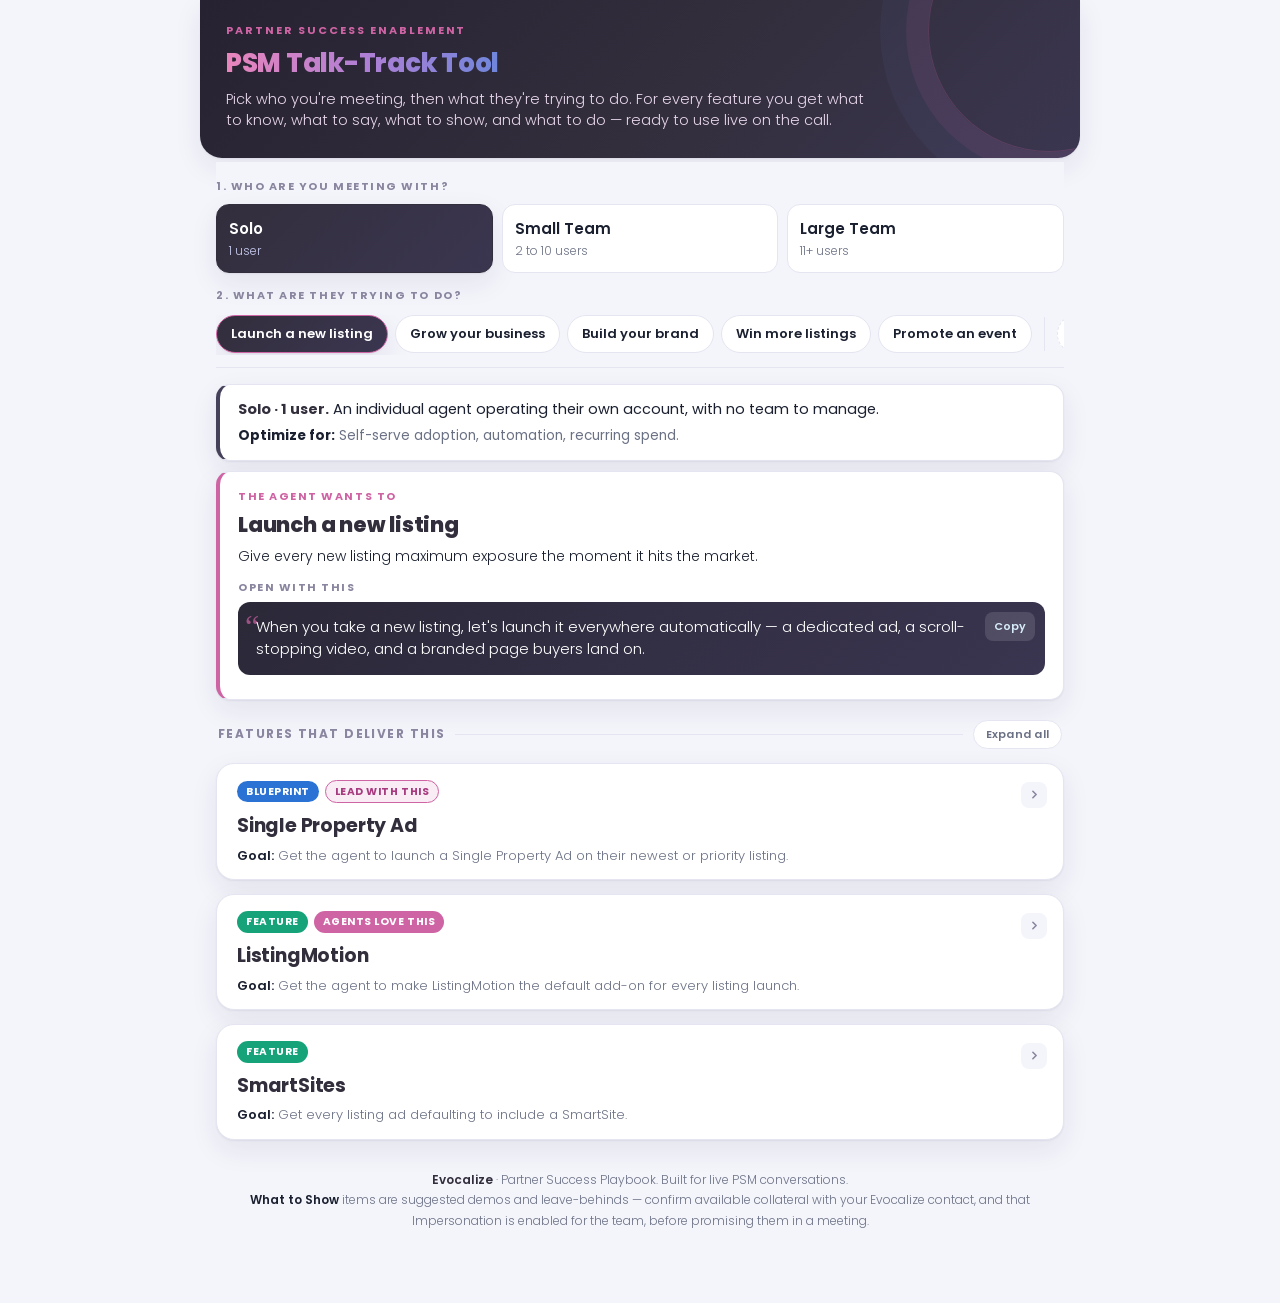
<file: evocalize-psm-talk-track-tool.html>
<!DOCTYPE html>
<html lang="en">
<head>
<meta charset="UTF-8" />
<meta name="viewport" content="width=device-width, initial-scale=1.0" />
<title>PSM Talk-Track Tool · powered by Evocalize</title>
<link rel="preconnect" href="https://fonts.googleapis.com">
<link rel="preconnect" href="https://fonts.gstatic.com" crossorigin>
<link href="https://fonts.googleapis.com/css2?family=Poppins:wght@300;400;500;600;700;800&display=swap" rel="stylesheet">
<style>
  :root{
    /* Evocalize brand palette
       brand palette */
    --ink:#211e2a;            /* deepest slate-purple */
    --indigo:#322e3c;         /* slate-purple */
    --indigo-line:#46415a;    /* card border / divider */
    --sky:#cf64a4;            /* magenta accent (deck) */
    --cyan:#cf64a4;           /* magenta accent (deck) */
    --blue:#6f86db;           /* blue gradient pole (deck) */
    --lav:#eef0f4;            /* light text */
    --pale:#e7d6ec;           /* pale lavender subtitle */
    --label:#8b86a0;          /* muted labels */
    /* working surfaces (kept light for live-call readability) */
    --paper:#ffffff;
    --soft:#f4f5fb;
    --text:#1a2030;
    --mute:#6b7185;
    --line:#e4e5f1;
    /* play-type accents (brand family) */
    --t-blueprint:#2a72d4;
    --t-feature:#16a37a;
    --t-deleg:#6c63d6;
    --shadow:0 1px 2px rgba(20,22,60,.06),0 10px 28px rgba(20,22,60,.08);
  }
  *{box-sizing:border-box}
  html,body{margin:0;padding:0}
  body{
    font-family:"Poppins",-apple-system,BlinkMacSystemFont,"Segoe UI",Helvetica,Arial,sans-serif;
    color:var(--text);
    background:var(--soft);
    line-height:1.5;
    -webkit-font-smoothing:antialiased;
  }
  .wrap{max-width:880px;margin:0 auto;padding:0 16px 72px}

  /* ---------- Branded header ---------- */
  header.top{
    background:linear-gradient(135deg,#262232 0%,#322e3c 55%,#3b3650 100%);
    color:var(--lav);
    border-radius:0 0 22px 22px;
    padding:22px 26px 26px;
    margin:0 -16px 4px;
    box-shadow:var(--shadow);
    position:relative;overflow:hidden;
  }
  header.top:after{ /* subtle concentric arcs, brand decoration */
    content:"";position:absolute;right:-90px;top:-90px;width:240px;height:240px;
    border-radius:50%;border:1.5px solid rgba(207,100,164,.22);
    box-shadow:0 0 0 22px rgba(207,100,164,.09),0 0 0 48px rgba(111,134,219,.06);
    pointer-events:none;
  }
  .lockup{display:block;height:50px;width:auto;max-width:100%;margin-bottom:16px;position:relative;z-index:1}
  .eyebrow{font-size:11px;font-weight:700;letter-spacing:.18em;text-transform:uppercase;color:var(--sky);margin:0}
  header.top h1{font-size:26px;margin:5px 0 6px;font-weight:800;letter-spacing:-.01em;position:relative;z-index:1;display:inline-block;
    background:linear-gradient(90deg,#e985bc 0%,#b07fd4 50%,#6f86db 100%);-webkit-background-clip:text;background-clip:text;-webkit-text-fill-color:transparent;color:transparent}
  .sub{color:var(--pale);font-size:14.5px;margin:0;max-width:640px;font-weight:300;position:relative;z-index:1}

  /* ---------- sticky picker (segment + goal) ---------- */
  .picker{
    position:sticky;top:0;z-index:20;
    background:var(--soft);
    padding:16px 0 12px;
    border-bottom:1px solid var(--line);
  }
  .picker .lbl{font-size:11px;text-transform:uppercase;letter-spacing:.14em;color:var(--label);margin:0 0 9px;font-weight:700}
  .segs{display:grid;grid-template-columns:repeat(3,1fr);gap:9px}
  .seg{
    cursor:pointer;border:1.5px solid var(--line);background:var(--paper);
    border-radius:13px;padding:12px 12px;text-align:left;transition:.15s;font-family:inherit;
  }
  .seg:hover{border-color:var(--sky)}
  .seg .nm{font-weight:600;font-size:15px;color:var(--text)}
  .seg .sz{font-size:12px;color:var(--mute);margin-top:2px;font-weight:300}
  .seg.active{border-color:var(--indigo);background:linear-gradient(135deg,#322e3c,#3b3650);color:#fff;box-shadow:var(--shadow)}
  .seg.active .nm{color:#fff}
  .seg.active .sz{color:#c8cdf0}

  /* goal tabs (value-based) — distinct class from the in-card .goal box */
  .gtabs{display:flex;gap:7px;overflow-x:auto;margin-top:12px;padding-bottom:2px;-webkit-overflow-scrolling:touch}
  .gtab{
    cursor:pointer;white-space:nowrap;border:1.5px solid var(--line);background:var(--paper);color:var(--text);
    border-radius:999px;padding:8px 14px;font-size:13px;font-weight:600;font-family:inherit;transition:.15s;
  }
  .gtab:hover{border-color:var(--sky)}
  .gtab.active{border-color:var(--sky);background:linear-gradient(135deg,#322e3c,#3b3650);color:#fff;box-shadow:var(--shadow)}
  .gtab.ref{border-style:dashed;color:var(--mute)}
  .gtab.ref:hover{border-color:var(--indigo-line);color:var(--indigo)}
  .gtab.ref.active{border-style:solid;border-color:var(--indigo-line);background:linear-gradient(135deg,#46415a,#5b5470);color:#fff}
  .gdiv{flex:none;width:1px;align-self:stretch;background:var(--line);margin:2px 5px}
  .tag.obj{background:#b04a86}
  .tag.love{background:#cf64a4;color:#fff}

  .segmeta{
    background:var(--paper);border:1px solid var(--line);border-left:4px solid var(--indigo-line);border-radius:14px;
    padding:14px 18px;margin:16px 0 8px;box-shadow:var(--shadow);
  }
  .segmeta .who{font-size:14.5px;color:var(--text)}
  .segmeta .who b{color:var(--indigo)}
  .segmeta .opt{font-size:13.5px;color:var(--mute);margin-top:5px}
  .segmeta .opt b{color:var(--text)}

  /* goal hero */
  .goalhero{
    background:var(--paper);border:1px solid var(--line);border-left:4px solid var(--sky);border-radius:14px;
    padding:16px 18px;margin:10px 0 6px;box-shadow:var(--shadow);
  }
  .goalhero .ey{font-size:11px;text-transform:uppercase;letter-spacing:.14em;color:var(--sky);font-weight:700;margin:0 0 4px}
  .goalhero h2{font-size:21px;margin:0 0 6px;font-weight:800;letter-spacing:-.01em;color:var(--indigo)}
  .goalhero .state{font-size:14px;color:var(--text);font-weight:300;margin:0 0 12px}
  .goalhero .openlbl{font-size:11px;text-transform:uppercase;letter-spacing:.14em;color:var(--label);font-weight:700;margin:0 0 6px}

  .countbar{display:flex;align-items:center;gap:10px;margin:20px 2px 8px}
  .countbar .t{font-size:12px;text-transform:uppercase;letter-spacing:.12em;color:var(--label);font-weight:700}
  .countbar .ln{flex:1;height:1px;background:var(--line)}
  .expandall{
    border:1.5px solid var(--line);background:var(--paper);color:var(--mute);cursor:pointer;font-family:inherit;
    border-radius:999px;padding:5px 12px;font-size:11px;font-weight:600;letter-spacing:.02em;transition:.15s;
  }
  .expandall:hover{border-color:var(--sky);color:var(--indigo)}

  /* ---------- play card ---------- */
  .card{
    background:var(--paper);border:1px solid var(--line);border-radius:18px;
    margin:14px 0;box-shadow:var(--shadow);overflow:hidden;position:relative;
  }
  .card-head{padding:16px 46px 14px 20px;cursor:pointer;user-select:none}
  .card-head:hover h2{color:var(--t-blueprint)}
  .tags{display:flex;gap:6px;flex-wrap:wrap;align-items:center;margin-bottom:9px}
  .tag{font-size:10.5px;font-weight:700;letter-spacing:.05em;text-transform:uppercase;padding:3px 9px;border-radius:999px;color:#fff}
  .tag.blueprint{background:var(--t-blueprint)}
  .tag.feature{background:var(--t-feature)}
  .tag.deleg{background:var(--t-deleg)}
  .tag.pri{background:rgba(207,100,164,.12);color:#a83b80;border:1.5px solid var(--sky)}
  .tag.fit{background:transparent;color:var(--mute);border:1.5px solid var(--line)}
  .card h2{font-size:19px;margin:0;font-weight:700;letter-spacing:-.01em;color:var(--indigo);transition:.15s}
  .headgoal{font-size:13px;color:var(--mute);margin:5px 0 0;font-weight:300}
  .headgoal b{color:var(--text);font-weight:600}

  /* collapse chevron + behavior */
  .chev{
    position:absolute;right:16px;top:18px;width:26px;height:26px;border-radius:8px;
    display:grid;place-items:center;color:var(--label);background:var(--soft);
    transition:transform .18s ease, background .15s;
  }
  .chev svg{width:13px;height:13px}
  .card-head:hover .chev{background:rgba(80,192,234,.14);color:var(--indigo)}
  .card.collapsed .chev{transform:rotate(-90deg)}
  .card.collapsed .card-body{display:none}
  .card.collapsed .headgoal{display:block}

  /* four-block framework */
  .block{padding:4px 20px 0}
  .block + .block{margin-top:4px}
  .bhead{display:flex;align-items:center;gap:9px;margin:14px 0 8px}
  .bnum{
    flex:none;width:22px;height:22px;border-radius:7px;display:grid;place-items:center;
    font-size:11px;font-weight:700;color:#fff;
  }
  .b-know .bnum{background:var(--indigo-line)}
  .b-say  .bnum{background:var(--sky)}
  .b-show .bnum{background:var(--t-feature)}
  .b-do   .bnum{background:var(--t-deleg)}
  .btitle{font-size:11.5px;text-transform:uppercase;letter-spacing:.1em;font-weight:700;color:var(--text)}
  .btitle span{color:var(--mute);font-weight:400;letter-spacing:0;text-transform:none;font-size:12px;margin-left:4px}

  .know p{margin:0 0 7px;font-size:14px;color:var(--text);font-weight:300}
  .know p:last-child{margin-bottom:2px}
  .know p b{font-weight:600;color:var(--text)}

  /* say = talk tracks */
  .tt{
    position:relative;background:linear-gradient(135deg,#2b2838,#3a3550);color:#fff;border-radius:12px;
    padding:14px 50px 14px 18px;font-size:15px;line-height:1.5;margin:0 0 8px;font-weight:300;
  }
  .tt:before{content:"\201C";position:absolute;left:7px;top:0;font-size:32px;color:var(--sky);font-family:Georgia,serif;opacity:.7}
  .tt .ttq{position:relative}
  .copy{
    position:absolute;top:10px;right:10px;border:none;cursor:pointer;font-family:inherit;
    background:rgba(255,255,255,.12);color:#d6ecf7;border-radius:8px;padding:6px 9px;font-size:11px;font-weight:600;transition:.15s;
  }
  .copy:hover{background:rgba(255,255,255,.22);color:#fff}
  .copy.done{background:var(--sky);color:#0c121f}

  /* show + do lists */
  .blist{margin:2px 0 6px;padding-left:0;list-style:none}
  .blist li{position:relative;padding-left:24px;margin:6px 0;font-size:14px;color:var(--text);font-weight:300}
  .show .blist li:before{content:"";position:absolute;left:2px;top:7px;width:9px;height:9px;border-radius:2px;border:2px solid var(--t-feature)}
  .do .blist li:before{content:"\2713";position:absolute;left:0;top:-1px;color:var(--t-deleg);font-weight:700;font-size:15px}

  .goal{
    background:rgba(108,99,214,.07);border:1px solid rgba(108,99,214,.25);border-radius:10px;
    padding:9px 13px;margin:2px 0 10px;font-size:13.5px;color:#3f3a78;
  }
  .goal b{color:#2f2a63}

  .watch{
    background:#fff8ec;border:1px solid #f0e0bd;border-radius:11px;padding:11px 14px;margin:8px 20px 18px;
    font-size:13.5px;color:#6b551f;font-weight:300;
  }
  .watch b{color:#5a4514;font-weight:600}

  .budgetbox{background:rgba(22,163,122,.07);border:1px solid rgba(22,163,122,.28);border-radius:11px;padding:11px 14px;margin:8px 20px 4px;font-size:13.5px;color:#12613f;font-weight:300}
  .budgetbox b{color:#0e4d32;font-weight:600}

  footer{margin-top:30px;text-align:center;color:var(--mute);font-size:12px;line-height:1.7;font-weight:300}
  footer b{color:var(--text);font-weight:600}
  footer .ev{color:var(--indigo);font-weight:600}

  @media (max-width:560px){
    .segs{grid-template-columns:1fr}
    header.top h1{font-size:22px}
    .block,.card-head{padding-left:16px;padding-right:16px}
    .card-head{padding-right:46px}
    .watch{margin-left:16px;margin-right:16px}
  }
</style>
</head>
<body>
<div class="wrap">
  <header class="top">
    <p class="eyebrow">Partner Success Enablement</p>
    <h1>PSM Talk-Track Tool</h1>
    <p class="sub">Pick who you're meeting, then what they're trying to do. For every feature you get what to know, what to say, what to show, and what to do &mdash; ready to use live on the call.</p>
  </header>

  <div class="picker">
    <p class="lbl">1. Who are you meeting with?</p>
    <div class="segs" id="segs"></div>
    <p class="lbl" style="margin-top:14px">2. What are they trying to do?</p>
    <div class="gtabs" id="goals"></div>
  </div>

  <div id="segmeta"></div>
  <div id="goalhero"></div>

  <div class="countbar">
    <span class="t" id="countt">Features that deliver this</span>
    <span class="ln"></span>
    <button class="expandall" id="expandall" type="button">Expand all</button>
  </div>
  <div id="cards"></div>

  <footer>
    <span class="ev">Evocalize</span> &middot; Partner Success Playbook. Built for live PSM conversations.<br/>
    <b>What to Show</b> items are suggested demos and leave-behinds &mdash; confirm available collateral with your Evocalize contact, and that Impersonation is enabled for the team, before promising them in a meeting.<br/>
  </footer>
</div>

<script>

/* ---------- Feature library ----------
   Each feature is framed in four blocks:
   know  -> What to Know  (product understanding)
   say   -> What to Say   (value props, copyable)
   show  -> What to Show  (demos / collateral to use or leave behind)
   goal  -> headline objective for "What to Do"
   doo   -> What to Do    (push checklist)
   watch -> watch-out callout
*/
const FEATURES = {
  multiproperty:{
    name:"Automated Multi-Property Ad", type:"blueprint", typeLabel:"Blueprint",
    budget:"Minimum is $500/mo for the Automated Property Ad. Platform data: listing leads run ~$5 in the efficient range, but cost per lead climbs once you push past ~$150 on any one property — so spread the budget across the team's active listings rather than overloading one. Give it a 2–4 week runway to clear Meta's learning phase before judging.",
    img:"play-multiproperty.jpg",
    know:[
      "An always-on Facebook and Instagram ad that promotes a feed of listings. It draws on the brokerage's listings in the agent's area &mdash; so even an agent with none of their own still has inventory to run. Meta automatically decides which listing to show each buyer, so agents don't hand-pick individual properties.",
      "It's the <b>lowest-effort way to keep every active listing working</b>. No new ad each time a property comes on &mdash; one budget runs continuously, generating mostly buyer leads with the occasional seller lead."
    ],
    say:[
      "Every listing you have becomes a buyer-lead magnet, working around the clock &mdash; one always-on budget instead of a new ad each time a property comes on."
    ],
    show:[
      "Pull up the team's live listing feed so they see their own inventory powering the ad.",
      "Show sample Multi-Property Ad with listings rotating automatically."
    ],
    shot:"Sample Multi-Property ad, listings rotating automatically",
    goal:"Get them to launch one Automated Multi-Property Ad on a recurring monthly budget.",
    doo:[
      "Set up one Automated Multi-Property Ad with a recurring monthly budget.",
      "Pair it with Quick Automations so the feed stays current as listings change."
    ],
    watch:"Listing selection is automatic, not manual. If an agent worries about promoting a teammate's listing, remind them they get the leads rather than someone else."
  },
  singleproperty:{
    name:"Single Property Ad", type:"blueprint", typeLabel:"Blueprint",
    budget:"Concentrate spend on the one home over its active window: ~$40–50 buys roughly 7 leads at about $5 each, and pushing much past ~$150 on a single property drives the cost per lead up as you exhaust its local audience. Got more to spend? Run more listings rather than overloading one. Aim for at least $200/month across all listing programs. Bundle the SmartSite, which adds the ~$25/mo retargeting pixel. Confirm current minimums with Evocalize.",
    img:"play-singleproperty.jpg",
    know:[
      "A Facebook and Instagram ad focused on a single listing &mdash; its photos, price, and details &mdash; driving buyers to a lead form and SmartSite. Best for a fresh launch or a priority property.",
      "It's the go-to for putting real budget behind <b>one home</b>. Pairs naturally with a ListingMotion video and a SmartSite for a complete listing launch."
    ],
    say:[
      "Put your full budget behind one home &mdash; its photos, price, and details in front of buyers nearby, driving straight to a branded page and lead form."
    ],
    show:[
      "Build a Single Property ad live on one of the agent's real listings.",
      "<a href=\"https://jessebelafonte-123412312.smartsites.campaignconnect.ai/listings/af8de8a5-67d6-4a68-ba60-383e33e6a9bc\" target=\"_blank\" rel=\"noopener\">Show SmartSite example</a>"
    ],
    shot:"A Single Property ad with the listing's photos, price, and details",
    goal:"Get the agent to launch a Single Property Ad on their newest or priority listing.",
    doo:[
      "Launch on listing day while interest is highest.",
      "Bundle with ListingMotion and a SmartSite for a full launch.",
      "Enable Co-Marketing to split the cost with a lender."
    ],
    watch:"For agents juggling many listings, the Automated Multi-Property Ad is lower-effort. Use Single Property for new or priority launches."
  },
  brand:{
    name:"Brand Ad", type:"blueprint", typeLabel:"Blueprint",
    budget:"Recommend $100–200/month, always-on. Platform data: that band hits the lowest cost per 1,000 impressions (~$0.90) and delivers 100k+ impressions a month — enough reach and frequency to build recognition. Under ~$50/mo you pay a steep premium for too little reach. Brand compounds slowly, so don't judge it on a short test or expect a next-day lead spike.",
    img:"play-brand.jpg",
    know:[
      "A Facebook and Instagram ad that markets the agent's personal brand &mdash; headshot, tagline, and reputation &mdash; rather than a specific listing.",
      "Awareness compounds. A <b>steady brand presence supports every other play</b> and is how agents win listings from sellers who 'already knew' them."
    ],
    say:[
      "This ad promotes you, not a property &mdash; so when someone in your area is ready to buy or sell, you're the name they already trust."
    ],
    show:[
      "Show an example brand ad with the agent's headshot and tagline."
    ],
    shot:"An example brand ad with the agent's headshot and tagline",
    goal:"Get the agent to set a modest always-on Brand Ad so their presence never goes dark.",
    doo:[
      "Set a modest always-on budget so presence never goes dark.",
      "Refresh creative regularly to avoid fatigue.",
      "Run it alongside listing and lead-gen ads, not instead of them."
    ],
    watch:"Brand is a longer game than lead gen &mdash; set expectations that it builds recognition over time, not next-day leads."
  },
  event:{
    name:"Event Ad", type:"blueprint", typeLabel:"Blueprint",
    budget:"Fund the one to two weeks before the event with enough daily budget to build attendance in a short window; Co-Marketing can split the cost.",
    img:"play-event.jpg",
    know:[
      "A Facebook and Instagram ad that promotes an event &mdash; open house, buyer/seller seminar, or client appreciation &mdash; and collects RSVPs or leads.",
      "It <b>fills the room and captures attendees</b> you can keep working long after the event is over."
    ],
    say:[
      "Running an open house or seminar? Put it in front of the right people nearby and turn everyone who's interested into a lead you can follow up with."
    ],
    show:[
      "Build an Event ad for an upcoming open house or seminar.",
      "Show the RSVP / lead capture and how Co-Marketing can co-fund it."
    ],
    shot:"An Event ad promoting an open house with RSVP capture",
    goal:"Get the agent to launch an Event Ad one to two weeks ahead of their next event.",
    doo:[
      "Launch one to two weeks ahead so there's time to build attendance.",
      "Enable Co-Marketing so a lender can co-fund the event.",
      "For an open house, pair with a ListingMotion video of the home."
    ],
    watch:"Give enough lead time before the event date &mdash; a last-minute launch won't reach enough people."
  },
  recruiting:{
    name:"Recruiting", type:"blueprint", typeLabel:"Blueprint", fit:"Team leads & growth offices",
    budget:"Sustained budget over a longer funnel — recruiting converts slower than buyer or seller leads, so don't judge it on a quick test.",
    know:[
      "A Facebook and Instagram blueprint built to attract and recruit agents to the team or brokerage, rather than generate consumer leads.",
      "Team leads and growth-focused offices care about headcount. Recruiting ads <b>turn marketing spend into an agent pipeline</b> using the same engine they already use for listings."
    ],
    say:[
      "Growing your team? Point the same ad engine you use to win clients at agents in your market &mdash; your pitch runs on autopilot while you focus on closing the ones who reply."
    ],
    show:[
      "Show example recruiting creative that speaks to agent value props: splits, tools, culture, support.",
      "Walk through the Recruiting blueprint setup.",
      "Leave behind: a recruiting program overview for the team lead."
    ],
    shot:"Example recruiting creative speaking to splits, tools, culture, support",
    goal:"Get growth-minded leads to stand up a Recruiting program with a sustained budget.",
    doo:[
      "Identify team leads and admins with growth goals and set up a Recruiting program.",
      "Use creative that speaks to agent value props: splits, tools, culture, support.",
      "Set a sustained budget &mdash; recruiting is a longer funnel than buyer or seller leads."
    ],
    watch:"Best fit for Small Team and Large Team leads. Rarely relevant for Solo agents unless they're looking to grow a team."
  },
  comarketing:{
    name:"Co-Marketing", type:"feature", typeLabel:"Feature",
    img:"play-comarketing.jpg",
    know:[
      "A blueprint setting that lets an agent co-brand a program with a partner &mdash; a lender or loan officer &mdash; who shares the cost and appears on the ad. It's all-or-nothing at the program level, not per-listing.",
      "It <b>splits ad cost, deepens the agent-lender relationship, and can unlock larger budgets</b>."
    ],
    say:[
      "Bring your lender in and split the cost of ads you're already running &mdash; you reach the same buyers for half the spend, and every campaign deepens a referral relationship."
    ],
    show:[
      "Show how a co-branded ad looks with the lender's logo and name on it.",
      "Walk through the co-marketing invite flow.",
      "Leave behind: a co-marketing one-pager the agent can forward to their lender."
    ],
    shot:"A co-branded ad showing the lender's logo and name alongside the agent's",
    goal:"Get the agent to enable co-marketing and invite a trusted lender to co-fund a program.",
    doo:[
      "Enable co-marketing on eligible blueprints such as Single Property, Brand, and Event ads.",
      "Coach agents to invite a trusted lender or partner to co-fund programs."
    ],
    watch:"Co-marketing is a setting, not a separate blueprint. Turning it on applies to the entire program."
  },
  listingmotion:{
    name:"ListingMotion", type:"feature", typeLabel:"Feature", love:true,
    img:"play-listingmotion.jpg",
    know:[
      "AI-generated listing videos. In a few clicks the agent turns a listing into a short animated video and attaches it to a program, unlocking richer placements like Reels and Stories.",
      "Video outperforms static creative and is hard for agents to produce on their own. ListingMotion <b>makes pro-grade listing video effortless</b> &mdash; a strong add-on for any listing launch."
    ],
    say:[
      "Turn any listing into a scroll-stopping video in under a minute &mdash; no editing skills. It's how you get into Reels and Stories, where buyers actually stop and static photos get skipped."
    ],
    show:[
      "See a ListingMotion example video: <a href=\"https://content.evocalize.com/hubfs/Videos/ListingMotion%20Example-1.mp4\" target=\"_blank\" rel=\"noopener\">watch the sample</a>.",
      "Live demo: generate a video preview on one of the agent's real listings in under a minute.",
      "Note: the video is generated once the ad is launched &mdash; demo the builder live, but don't promise a shareable sample-video link beforehand."
    ],
    shot:"Before/after — static photo ad vs. the ListingMotion video in Reels/Stories",
    goal:"Get the agent to make ListingMotion the default add-on for every listing launch.",
    doo:[
      "Demo the video builder live and have the agent generate a preview on a real listing.",
      "Make ListingMotion the default add-on for listing launches.",
      "Bundle it into a Launch a Listing play: paid media, a SmartSite, and a ListingMotion video.",
      "Reuse the downloaded video in an open-house or Event ad."
    ],
    watch:"Generate previews on listings the agent genuinely intends to promote, rather than mass-generating to browse."
  },
  quickautomations:{
    name:"Quick Automations", type:"feature", typeLabel:"Feature", fit:"Team leads only",
    img:"play-quickautomations.jpg",
    know:[
      "Rule-based automations that auto-launch a program when a trigger fires &mdash; e.g. a new listing appearing &mdash; so agents don't start a campaign manually each time. Rules can be scoped to the user's own listings.",
      "This removes the number-one adoption gap: agents forgetting to launch. It <b>turns the platform into set-it-and-forget-it</b>, driving consistent recurring spend."
    ],
    say:[
      "Take a new listing and its ad launches itself &mdash; no logging in, nothing to remember. It's how your most consistent agents stay in market on every listing without lifting a finger."
    ],
    show:[
      "Walk through an example “new listing → auto-launch” rule end to end."
    ],
    shot:"The automation rule builder: a “new listing → auto-launch” rule",
    goal:"Get the agent to turn on a Quick Automation for new listings, scoped to their listings.",
    doo:[
      "Turn on a Quick Automation for new listings so a listing ad launches automatically on the listing date.",
      "Scope rules to the agent's own listings to avoid promoting teammates' properties.",
      "Pair with the Automated Multi-Property Ad for full coverage."
    ],
    watch:""
  },
  smartsites:{
    name:"SmartSites", type:"feature", typeLabel:"Feature",
    img:"play-smartsites.jpg",
    know:[
      "A dedicated, branded landing page created automatically with a listing ad. Meta optimizes delivery across both the lead form and the landing page. (Real estate: a listing and agent page. Mortgage: a loan-officer profile with theme pages.)",
      "It's now part of the <b>standard single-property add flow for every user</b> &mdash; not a beta, no extra cost, nothing extra to build. It gives every campaign a real destination, captures more leads, and lifts performance through dual optimization. At launch it supports images; mixed image and video is on the near-term roadmap."
    ],
    say:[
      "Your ad now sends buyers to a branded page built for this listing, not just a form — so you capture more leads and Meta delivers better.",
      "Agents get pitched a lot of landing-page tools. The difference: this is built right into the ad you're already launching, it costs you nothing extra, and it's the only one where Meta optimizes the ad and the page together.",
      "It also drops a retargeting pixel, so everyone who visits the page keeps seeing you across Facebook and Instagram — agents react really well to that, and it's often what tips them into using it."
    ],
    show:[
      "Walk through an example SmartSite &mdash; the real one isn't created until the ad launches, so show a sample: <a href=\"https://jessebelafonte-123412312.smartsites.campaignconnect.ai/listings/af8de8a5-67d6-4a68-ba60-383e33e6a9bc\" target=\"_blank\" rel=\"noopener\">View the sample</a>."
    ],
    shot:"A live SmartSite — the branded landing page the listing ad points to",
    goal:"Get every listing ad defaulting to include a SmartSite.",
    doo:[
      "Default listing ads to include a SmartSite &mdash; it's now standard in the single-property add flow.",
      "Walk through an example SmartSite (the real page is generated when the ad launches).",
      "Use SmartSite performance as the hook for a follow-up optimization conversation."
    ],
    watch:"Launches with image support; mixed image/video is on the roadmap. It's standard for all users now &mdash; no beta flag and no added cost &mdash; so don't frame it as new or as an upsell. Heads-up: agents have asked to see retargeting/audience numbers in reporting, and that isn't surfaced yet &mdash; don't promise those figures."
  },
  imp_small:{
    name:"Impersonation", type:"deleg", typeLabel:"Delegation", fit:"Team leads, admins & ops",
    img:"play-impersonation.jpg",
    know:[
      "Evocalize can enable a team lead, admin, or designated manager to act on behalf of their agents &mdash; launch programs, fix setup, and manage campaigns &mdash; so adoption doesn't depend on every agent logging in. Every session is logged and audited.",
      "It's <b>set up by Evocalize support, not self-serve</b>. For a small team it's scoped to specific members."
    ],
    say:[
      "Adoption shouldn't hinge on your busiest agents logging in. We can have Evocalize set your team lead up to run marketing on their behalf — with every action tracked.",
      "Email to partner support (copy/paste): Hi team — please enable impersonation for [team name] so [lead name] can manage marketing for [specific agents / the whole team]. Thanks!"
    ],
    show:[
      "Describe what the lead can do once enabled: launch and manage programs on an agent's behalf.",
      "Point to the audit log that tracks every session."
    ],
    shot:"The act-as interface and the session audit log",
    goal:"Get the team lead enabled (via Evocalize support) to run marketing on behalf of their agents.",
    doo:[
      "Confirm who should run marketing on behalf of agents (team lead / admin).",
      "Email partner support to request impersonation access — use the copy/paste template above.",
      "Once enabled, have the lead standardize core programs for each agent (Multi-Property, automations, ListingMotion)."
    ],
    watch:"PSMs can't grant impersonation — request it via partner support. Access is full (no view-only tier), so scope the request deliberately."
  },
  imp_ent:{
    name:"Impersonation (at scale)", type:"deleg", typeLabel:"Delegation", fit:"Admins & regional leads",
    img:"play-impersonation.jpg",
    know:[
      "The same capability at scale: Evocalize can enable the partner admin and multiple designated managers (regional leads, marketing/ops staff) to act on behalf of agents across the org &mdash; scoped to specific users or everyone, including future users. Every session is logged and audited.",
      "It's <b>configured by Evocalize support, not self-serve</b> &mdash; and it's the biggest lever for org-wide activation."
    ],
    say:[
      "You can't make adoption depend on hundreds of agents logging in. We can have Evocalize enable your regional leads to launch on everyone's behalf — every action logged to the real person.",
      "Email to partner support (copy/paste): Hi team — please enable impersonation across [org name], with [names] as managers scoped to [specific users / everyone, incl. future users]. Thanks!"
    ],
    show:[
      "Describe what enabled managers can do: launch baseline programs across their agents.",
      "Point to the audit trail that logs every session to the real person."
    ],
    shot:"The multi-manager admin structure and the audit trail",
    goal:"Get the admin structure enabled (via Evocalize support) so managers can activate campaigns across the org.",
    doo:[
      "Map who should be a manager and at what scope (specific users vs. everyone).",
      "Email partner support to request the impersonation setup — use the copy/paste template above.",
      "Stand up a repeatable activation motion where managers launch baseline programs across their books."
    ],
    watch:"PSMs can't grant impersonation — request it via partner support. A brand-new agent who has never logged in may not be impersonatable yet; flag those in the same request."
  }
};

/* ---------- Segments ---------- */
const SEGMENTS = {
  solo:{
    name:"Solo", size:"1 user",
    who:"An individual agent operating their own account, with no team to manage.",
    optimize:"Self-serve adoption, automation, recurring spend."
  },
  small:{
    name:"Small Team", size:"2 to 10 users",
    who:"A team lead or admin plus a roster of agents.",
    optimize:"Team-lead leverage, consistency across agents, delegation."
  },
  enterprise:{
    name:"Large Team", size:"11+ users",
    who:"A large team, office, or brokerage group with an admin layer.",
    optimize:"Governance, scaled activation, multi-manager delegation."
  }
};

/* ---------- Goals (value-based). Each feature: key, seg (segments shown), pri (segments to 'lead with') ---------- */
const ALL=["solo","small","enterprise"];
const GOALS = {
  grow:{
    name:"Grow your business",
    statement:"Keep new leads coming in every week and make the platform do the work.",
    say:{
      solo:["Let's build a marketing engine that runs whether or not you log in &mdash; always-on ads bringing you new buyer leads every week."],
      small:["Let's build an engine your team runs from the top &mdash; always-on lead flow, plus one seat that can launch it for every agent."],
      enterprise:["Let's stand up a lead engine that scales across the org &mdash; always-on ads, launched on everyone's behalf, without waiting on agents to log in."]
    },
    features:[
      {key:"multiproperty", seg:ALL, pri:ALL},
      {key:"quickautomations", seg:["small","enterprise"], pri:[]},
      {key:"imp_small", seg:["small"], pri:[]},
      {key:"imp_ent", seg:["enterprise"], pri:[]},
      {key:"comarketing", seg:ALL, pri:[]},
      {key:"recruiting", seg:["small","enterprise"], pri:[]}
    ]
  },
  launch:{
    name:"Launch a new listing",
    statement:"Give every new listing maximum exposure the moment it hits the market.",
    say:{
      solo:["When you take a new listing, let's launch it everywhere automatically &mdash; a dedicated ad, a scroll-stopping video, and a branded page buyers land on."],
      small:["Let's make a new-listing launch automatic for every agent &mdash; a dedicated ad, a video, and a branded page, without anyone having to remember."],
      enterprise:["Let's standardize a new-listing launch across the org so every agent's listing goes out the same, high-quality way, automatically."]
    },
    features:[
      {key:"singleproperty", seg:ALL, pri:ALL},
      {key:"listingmotion", seg:ALL, pri:[]},
      {key:"smartsites", seg:ALL, pri:[]},
      {key:"quickautomations", seg:["small","enterprise"], pri:[]}
    ]
  },
  brand:{
    name:"Build your brand",
    statement:"Become the name buyers and sellers in your market already know.",
    say:{
      solo:["Let's keep you top-of-mind in your farm area &mdash; a steady brand presence so when someone's ready to move, you're the agent they call first."],
      small:["Let's keep every agent on your team visible in their market &mdash; steady brand presence so your name is the one clients already know."],
      enterprise:["Let's put a consistent brand presence behind every agent in the org &mdash; visibility that compounds across your whole footprint."]
    },
    features:[
      {key:"brand", seg:ALL, pri:ALL},
      {key:"listingmotion", seg:ALL, pri:[]},
      {key:"smartsites", seg:ALL, pri:[]},
      {key:"comarketing", seg:ALL, pri:[]}
    ]
  },
  winlistings:{
    name:"Win more listings",
    statement:"Attract sellers and walk into listing presentations as the obvious choice.",
    say:{
      solo:["Here's exactly how I'll market your home &mdash; an always-on ad engine, a custom video, and a dedicated site. Show that at the table and you win the listing before you leave."],
      small:["Give every agent the same listing-presentation story &mdash; a proven marketing engine, video, and a dedicated site &mdash; so the whole team wins more listings."],
      enterprise:["Arm every agent in the org with the same seller pitch &mdash; a standardized, best-in-class marketing package they can show in any listing presentation."]
    },
    features:[
      {key:"brand", seg:ALL, pri:ALL},
      {key:"multiproperty", seg:ALL, pri:[]},
      {key:"listingmotion", seg:ALL, pri:[]},
      {key:"smartsites", seg:ALL, pri:[]}
    ]
  },
  event:{
    name:"Promote an event",
    statement:"Fill the room for open houses, seminars, and client events.",
    say:{
      solo:["Running an open house or event? Let's put it in front of the right people in the area and capture everyone who's interested as a lead."],
      small:["Any agent running an event should be able to fill the room &mdash; let's make event promotion a one-click play for the team."],
      enterprise:["Let's make event promotion a repeatable, on-brand play any agent in the org can launch to fill the room and capture leads."]
    },
    features:[
      {key:"event", seg:ALL, pri:ALL},
      {key:"comarketing", seg:ALL, pri:[]},
      {key:"listingmotion", seg:ALL, pri:[]}
    ]
  }
};

/* ---------- Reference panels (segment-independent) ---------- */
const REFERENCE = {
  objections:{
    name:"Handling pushback",
    intro:"Real objections agents raised on recent calls with Larry — and the line that turns each one. Works for any segment or goal.",
    items:[
      {label:"“Is it even working? I'm not getting leads.”",
       heard:"Jurglyn Bangayan, ~2 weeks in with 4 clicks: “Because we haven't gotten any leads.”",
       say:"Give it a real runway — a couple weeks and a handful of clicks isn't enough signal yet. If results are soft it's almost always the creative or the budget, not the channel, and both are easy to fix. Let me set a benchmark so we know what good looks like.",
       note:"Set the timeframe expectation before launch, not after."},
      {label:"“Am I just wasting money?”",
       heard:"Andrew Leaf: “We're wary of the cost… $600 a month, I want to make sure it's working.”",
       say:"Let's get more out of the assets you already own before we add a dollar. If something isn't serving you don't pay for it — and I'll shift budget out of whatever's underperforming into brand or a single-property ad.",
       note:"Pair with the Budget guidance tab."},
      {label:"“I don't want junk leads.”",
       heard:"Shane Haas: “Some of the leads I've gotten are really just stale.”",
       say:"The SmartSite adds a qualifying questionnaire that thins out the tire-kickers, and the retargeting pixel keeps working the people who visited but never filled out a form — so you're not just buying raw form-fills.",
       note:""},
      {label:"“I don't even want leads — I want exposure.”",
       heard:"Brittney Bell: “I don't care about a lead… I want the ad to be effective in getting in front of the consumers shopping for this kind of home.”",
       say:"Then let's not optimize for the phone ringing — let's optimize for reach and brand. The ad puts you in front of the right buyers, and the retargeting pixel keeps you in front of everyone who engages, lead form or not.",
       note:"Larry's most-used pivot: when an agent resists leads, sell branding + retargeting."},
      {label:"“I'm buried — I don't have time for this.”",
       heard:"Brittney Bell: “Five listings in the next week and a half… I don't have time for that.”",
       say:"This is set-and-forget. Turn on the automation and every new listing gets an ad on its own — just upload the listing raw and I'll handle the copy for you.",
       note:"Lead with Quick Automations and offer to write the copy."},
      {label:"“Can I target specific buyers, neighborhoods, or schools?”",
       heard:"Jordan Harris asked about targeting private schools.",
       say:"Real estate runs under Meta's housing rules, so demographic and interest targeting is off the table by law. What you've got is radius plus any audience list you upload — and that CSV targeting is actually your sharpest tool.",
       note:"Know this cold — it's a legal guardrail (HUD / Meta special ad category). Never promise interest targeting."},
      {label:"“I don't want to build another landing page.”",
       heard:"Andrew Leaf: “I'm loath to build another landing page. I see the value in bringing people to our own website.”",
       say:"The SmartSite isn't a replacement for your site — it's an addition the ad builds automatically, and it's the piece Meta optimizes against. Nothing for you to build.",
       note:""},
      {label:"“What if I leave my brokerage?”",
       heard:"Shane Haas asked how this works if he changes brokerages.",
       say:"This can move with you — we can stand up a standalone account, and plenty of other brokerages run on the same engine.",
       note:""}
    ]
  }
};

/* ---------- Render ---------- */
let curSeg = localStorage.getItem("psm_seg"); if(!curSeg||!SEGMENTS[curSeg]) curSeg="solo";
let curGoal = localStorage.getItem("psm_goal"); if(!curGoal||(!GOALS[curGoal]&&!REFERENCE[curGoal])) curGoal="launch";

const chevSVG = '<svg viewBox="0 0 24 24" fill="none" stroke="currentColor" stroke-width="3" stroke-linecap="round" stroke-linejoin="round"><polyline points="6 9 12 15 18 9"/></svg>';
const extSVG  = '<svg viewBox="0 0 24 24" fill="none" stroke="currentColor" stroke-width="2.2" stroke-linecap="round" stroke-linejoin="round"><path d="M18 13v6a2 2 0 0 1-2 2H5a2 2 0 0 1-2-2V8a2 2 0 0 1 2-2h6"/><polyline points="15 3 21 3 21 9"/><line x1="10" y1="14" x2="21" y2="3"/></svg>';

const segWrap = document.getElementById("segs");
Object.entries(SEGMENTS).forEach(([key,s])=>{
  const b=document.createElement("button");
  b.className="seg"+(key===curSeg?" active":"");
  b.dataset.key=key;
  b.innerHTML='<div class="nm">'+s.name+'</div><div class="sz">'+s.size+'</div>';
  b.addEventListener("click",()=>{curSeg=key;localStorage.setItem("psm_seg",key);renderAll();});
  segWrap.appendChild(b);
});

const goalWrap = document.getElementById("goals");
["launch","grow","brand","winlistings","event"].map(k=>[k,GOALS[k]]).forEach(([key,g])=>{
  const b=document.createElement("button");
  b.className="gtab"+(key===curGoal?" active":"");
  b.dataset.key=key;
  b.textContent=g.name;
  b.addEventListener("click",()=>{curGoal=key;localStorage.setItem("psm_goal",key);renderAll();});
  goalWrap.appendChild(b);
});
const gdiv=document.createElement("span"); gdiv.className="gdiv"; goalWrap.appendChild(gdiv);
Object.entries(REFERENCE).forEach(([key,r])=>{
  const b=document.createElement("button");
  b.className="gtab ref"+(key===curGoal?" active":"");
  b.dataset.key=key;
  b.textContent=r.name;
  b.addEventListener("click",()=>{curGoal=key;localStorage.setItem("psm_goal",key);renderAll();});
  goalWrap.appendChild(b);
});

function esc(t){return t.replace(/&(?!amp;|lt;|gt;|mdash;|ldquo;|rdquo;|#\d+;)/g,"&amp;").replace(/</g,"&lt;").replace(/>/g,"&gt;");}

function renderAll(){
  document.querySelectorAll(".seg").forEach(el=>el.classList.toggle("active",el.dataset.key===curSeg));
  document.querySelectorAll(".gtab").forEach(el=>el.classList.toggle("active",el.dataset.key===curGoal));

  const segmetaEl=document.getElementById("segmeta");
  const heroEl=document.getElementById("goalhero");
  const cards=document.getElementById("cards");
  const countt=document.getElementById("countt");
  cards.innerHTML="";

  if(GOALS[curGoal]){
    const s=SEGMENTS[curSeg], g=GOALS[curGoal];
    countt.textContent="Features that deliver this";

    segmetaEl.innerHTML=
      '<div class="segmeta">'+
        '<div class="who"><b>'+s.name+' · '+s.size+'.</b> '+s.who+'</div>'+
        '<div class="opt"><b>Optimize for:</b> '+s.optimize+'</div>'+
      '</div>';

    const sayLines=(g.say[curSeg]||g.say.solo);
    const opener=sayLines.map(t=>(
      '<div class="tt"><span class="ttq">'+esc(t)+'</span>'+
      '<button class="copy" data-txt="'+encodeURIComponent(t)+'">Copy</button></div>'
    )).join("");
    heroEl.innerHTML=
      '<div class="goalhero">'+
        '<p class="ey">The agent wants to</p>'+
        '<h2>'+g.name+'</h2>'+
        '<p class="state">'+esc(g.statement)+'</p>'+
        '<p class="openlbl">Open with this</p>'+opener+
      '</div>';

    g.features.filter(f=>f.seg.includes(curSeg)).forEach(f=>{
      const d=FEATURES[f.key];
      const isPri=(f.pri||[]).includes(curSeg);
      const priTag = isPri ? '<span class="tag pri">Lead with this</span>' : '';
      const fitTag = d.fit ? '<span class="tag fit">'+esc(d.fit)+'</span>' : '';
      const loveTag = d.love ? '<span class="tag love">Agents Love This</span>' : '';

      const knowHtml = d.know.map(k=>'<p>'+k+'</p>').join("");
      const sayHtml = d.say.map(t=>(
        '<div class="tt"><span class="ttq">'+esc(t)+'</span>'+
        '<button class="copy" data-txt="'+encodeURIComponent(t)+'">Copy</button></div>'
      )).join("");
      const showHtml = '<ul class="blist">'+d.show.map(x=>'<li>'+x+'</li>').join("")+'</ul>';
      const doHtml = '<div class="goal"><b>Goal:</b> '+d.goal+'</div>'+
                     '<ul class="blist">'+d.doo.map(x=>'<li>'+x+'</li>').join("")+'</ul>';
      const budgetHtml = d.budget ? '<div class="budgetbox"><b>Budget:</b> '+esc(d.budget)+'</div>' : '';
      const shotHtml = d.screenshot ? '<figure class="shot"><img src="'+d.screenshot+'" alt="'+esc(d.screenshotCap||"")+'" onerror="this.parentNode.style.display=\'none\'"><figcaption>'+esc(d.screenshotCap||"")+'</figcaption></figure>' : '';
      const videoHtml = d.video ? '<figure class="shot"><video controls preload="metadata" playsinline style="width:100%;border-radius:12px;border:1px solid var(--line)" src="'+d.video+'"></video><figcaption>'+esc(d.videoCap||"")+'</figcaption></figure>' : '';
      const linkHtml = '';

      const card=document.createElement("div");
      card.className="card collapsed"; // default: collapsed
      card.innerHTML=
        '<div class="card-head">'+
          '<div class="chev">'+chevSVG+'</div>'+
          '<div class="tags"><span class="tag '+d.type+'">'+d.typeLabel+'</span>'+priTag+fitTag+loveTag+'</div>'+
          '<h2>'+d.name+'</h2>'+
          '<p class="headgoal"><b>Goal:</b> '+d.goal+'</p>'+
        '</div>'+
        '<div class="card-body">'+
          '<div class="block b-know know"><div class="bhead"><span class="bnum">1</span><span class="btitle">What to Know <span>the product</span></span></div>'+knowHtml+'</div>'+
          '<div class="block b-say"><div class="bhead"><span class="bnum">2</span><span class="btitle">What to Say <span>value props</span></span></div>'+sayHtml+'</div>'+
          '<div class="block b-show show"><div class="bhead"><span class="bnum">3</span><span class="btitle">What to Show <span>demos &amp; leave-behinds</span></span></div>'+showHtml+shotHtml+videoHtml+'</div>'+
          '<div class="block b-do do"><div class="bhead"><span class="bnum">4</span><span class="btitle">What to Do <span>drive the action</span></span></div>'+doHtml+'</div>'+
          budgetHtml+
          linkHtml+
          (d.watch ? '<div class="watch"><b>Watch-out:</b> '+esc(d.watch)+'</div>' : '')+
        '</div>';

      card.querySelector(".card-head").addEventListener("click",()=>{
        card.classList.toggle("collapsed");
        updateExpandLabel();
      });

      cards.appendChild(card);
    });
  } else {
    /* ---- Reference view: objections or budget ---- */
    const r=REFERENCE[curGoal];
    segmetaEl.innerHTML="";
    heroEl.innerHTML=
      '<div class="goalhero">'+
        '<p class="ey">Reference · applies across segments</p>'+
        '<h2>'+esc(r.name)+'</h2>'+
        '<p class="state">'+esc(r.intro)+'</p>'+
      '</div>';

    if(curGoal==="objections"){
      countt.textContent="Objections & the line that turns them";
      r.items.forEach(it=>{
        const noteHtml = it.note ? '<div class="watch"><b>Tip:</b> '+esc(it.note)+'</div>' : '';
        const card=document.createElement("div");
        card.className="card collapsed";
        card.innerHTML=
          '<div class="card-head">'+
            '<div class="chev">'+chevSVG+'</div>'+
            '<div class="tags"><span class="tag obj">Objection</span></div>'+
            '<h2>'+esc(it.label)+'</h2>'+
            '<p class="headgoal">'+esc(it.heard)+'</p>'+
          '</div>'+
          '<div class="card-body">'+
            '<div class="block b-say"><div class="bhead"><span class="bnum">&#10003;</span><span class="btitle">Say this <span>preempt it</span></span></div>'+
              '<div class="tt"><span class="ttq">'+esc(it.say)+'</span><button class="copy" data-txt="'+encodeURIComponent(it.say)+'">Copy</button></div>'+
            '</div>'+
            noteHtml+
          '</div>';
        card.querySelector(".card-head").addEventListener("click",()=>{
          card.classList.toggle("collapsed");
          updateExpandLabel();
        });
        cards.appendChild(card);
      });
    }
  }

  // bind copy buttons across the hero + all cards
  document.querySelectorAll(".copy").forEach(btn=>{
    btn.addEventListener("click",async(e)=>{
      e.preventDefault();
      const txt=decodeURIComponent(btn.dataset.txt);
      try{await navigator.clipboard.writeText(txt);}catch(_){
        const ta=document.createElement("textarea");ta.value=txt;document.body.appendChild(ta);ta.select();
        try{document.execCommand("copy");}catch(__){} document.body.removeChild(ta);
      }
      const old=btn.textContent;btn.textContent="Copied";btn.classList.add("done");
      setTimeout(()=>{btn.textContent=old;btn.classList.remove("done");},1200);
    });
  });

  updateExpandLabel();
}

/* ---------- Expand / collapse all ---------- */
const expandBtn=document.getElementById("expandall");
function anyCollapsed(){return !!document.querySelector(".card.collapsed");}
function updateExpandLabel(){expandBtn.textContent=anyCollapsed()?"Expand all":"Collapse all";}
expandBtn.addEventListener("click",()=>{
  const expand=anyCollapsed();
  document.querySelectorAll(".card").forEach(c=>c.classList.toggle("collapsed",!expand));
  updateExpandLabel();
});

renderAll();
</script>
</body>
</html>
</file>
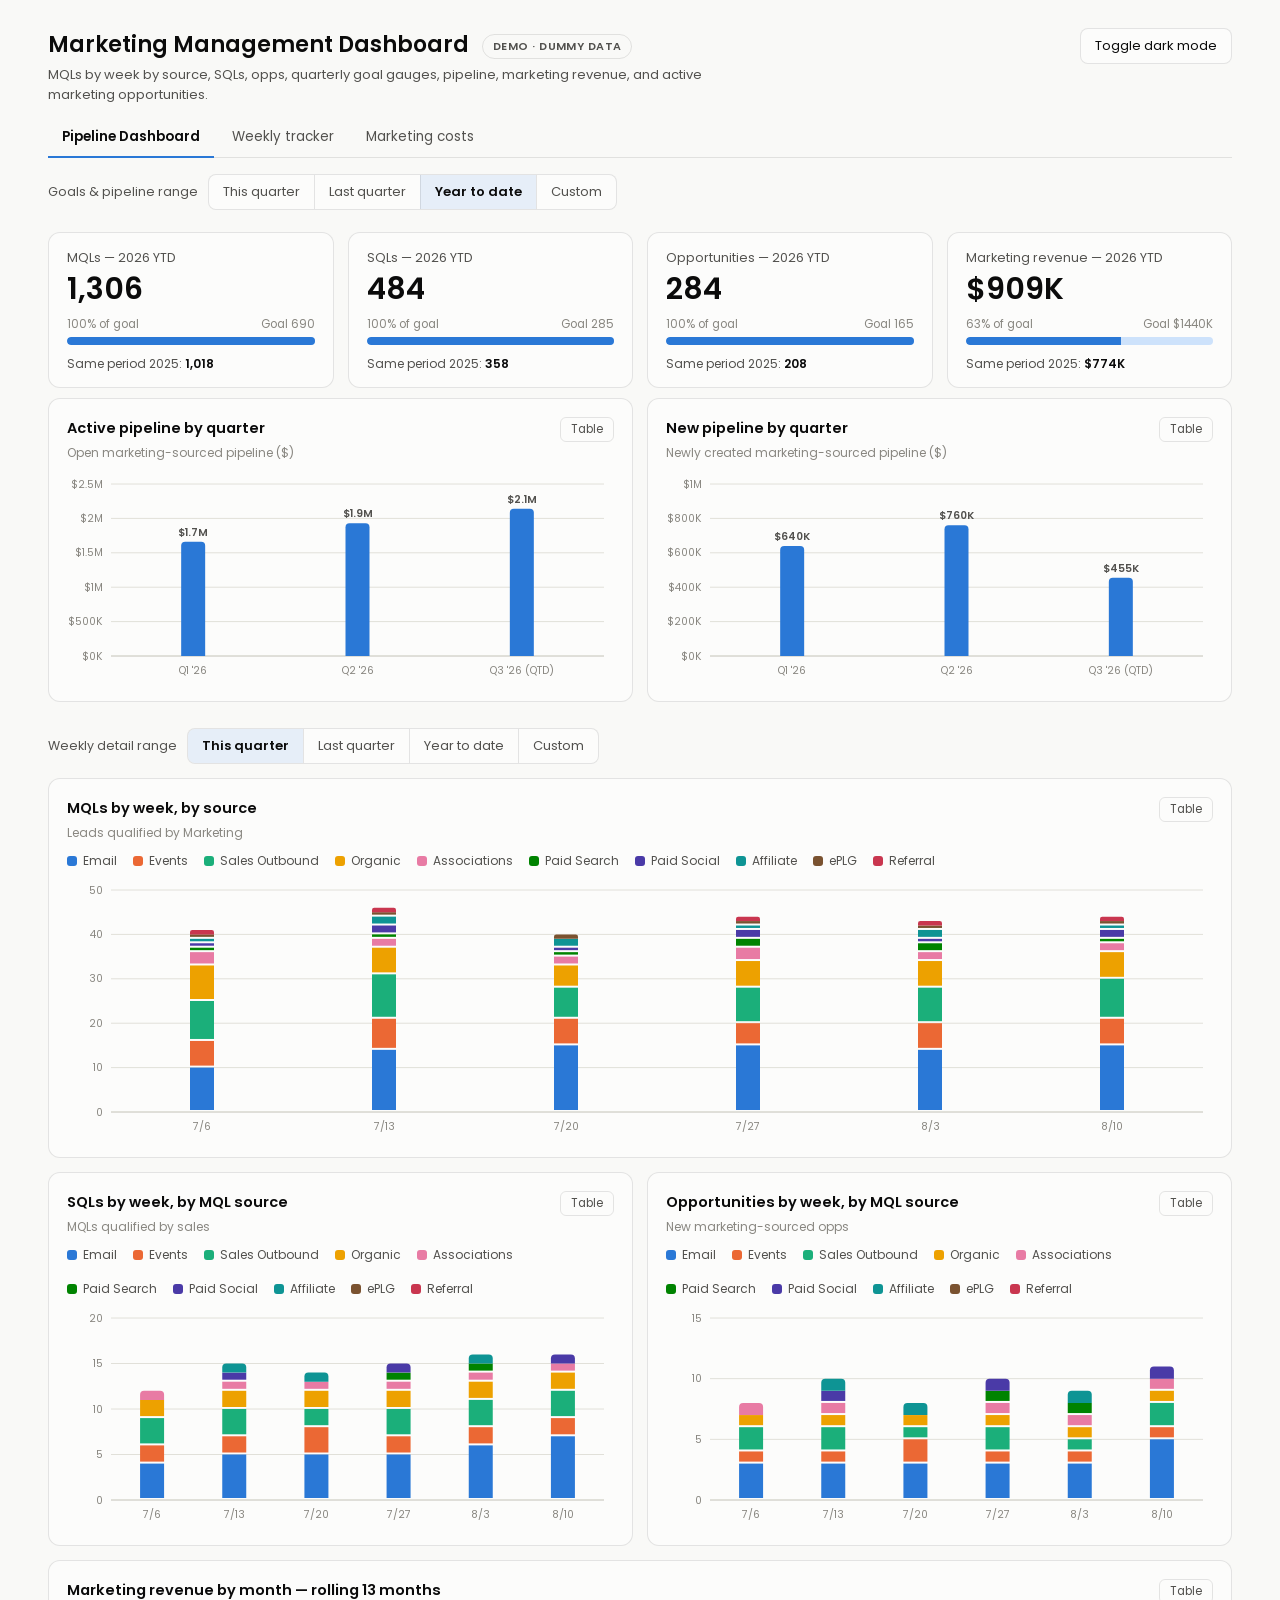
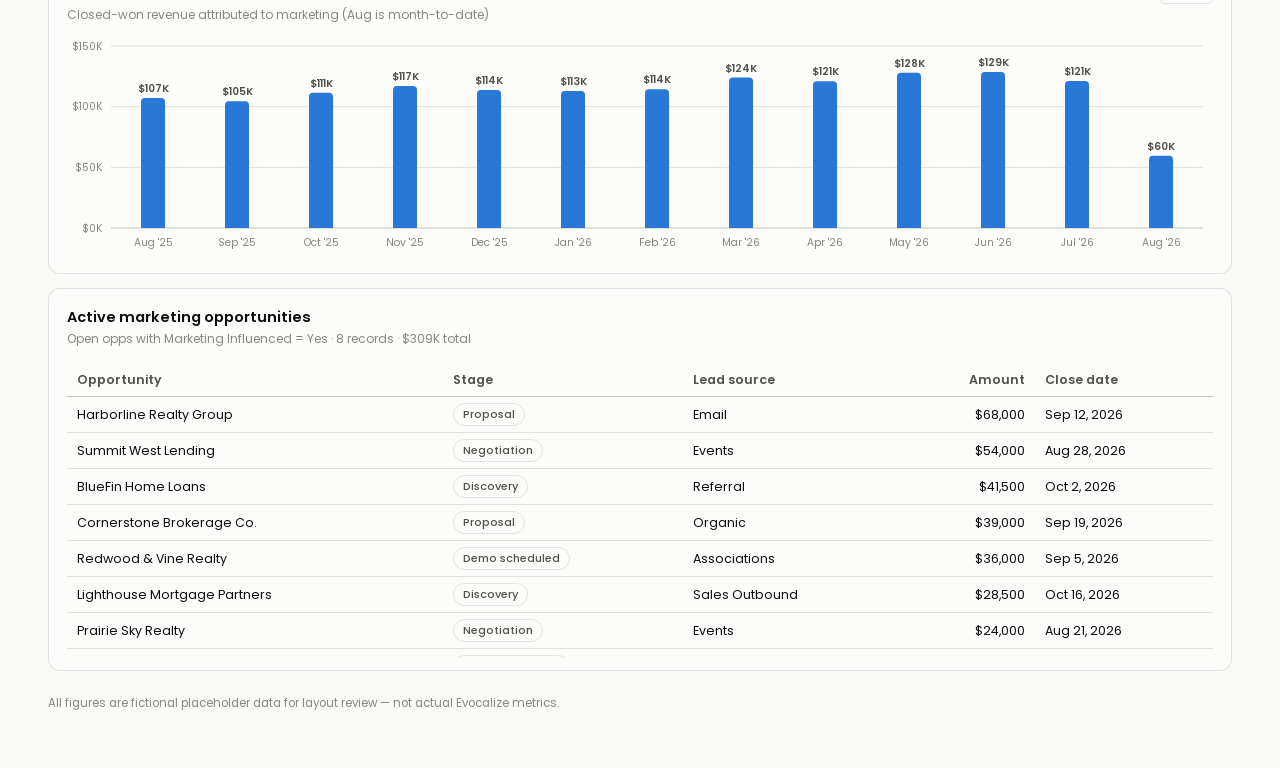
<file: marketing-dashboard.html>
<!DOCTYPE html>
<html>
<head>
  <meta charset="utf-8">
  <title>Marketing Management Dashboard — Demo (Dummy Data)</title>
  <style>
    * { margin: 0; padding: 0; box-sizing: border-box; }
    body { background: #0d0d0d; display: flex; align-items: center; justify-content: center; min-height: 100vh; font-family: -apple-system, BlinkMacSystemFont, sans-serif; }
    #__bundler_loading { position: fixed; bottom: 20px; right: 20px; font: 13px/1.4 -apple-system, BlinkMacSystemFont, sans-serif; color: #666; background: #fff; padding: 8px 14px; border-radius: 8px; box-shadow: 0 1px 4px rgba(0,0,0,0.12); z-index: 10000; }
    #__bundler_thumbnail { position: fixed; inset: 0; width: 100%; height: 100%; display: flex; align-items: center; justify-content: center; background: #0d0d0d; z-index: 9999; }
    #__bundler_thumbnail svg { width: 100%; height: 100%; object-fit: contain; }
    #__bundler_placeholder { color: #999; font-size: 14px; }
  </style>
  <noscript>
    <style>#__bundler_loading { display: none; }</style>
    <div style="position:fixed;bottom:12px;left:12px;font:13px/1.4 -apple-system,BlinkMacSystemFont,sans-serif;color:#999;background:rgba(255,255,255,0.9);padding:6px 12px;border-radius:6px;box-shadow:0 1px 4px rgba(0,0,0,0.08);z-index:10000;">
      This page requires JavaScript to display.
    </div>
  </noscript>
</head>
<body>
  <div id="__bundler_thumbnail">
  <svg viewBox="0 0 1200 800" xmlns="http://www.w3.org/2000/svg">
    <rect width="1200" height="800" fill="#0d0d0d"></rect>
    <g transform="translate(390,250)">
      <rect x="0" y="180" width="70" height="120" rx="10" fill="#3987e5"></rect>
      <rect x="105" y="120" width="70" height="180" rx="10" fill="#d95926"></rect>
      <rect x="210" y="60" width="70" height="240" rx="10" fill="#199e70"></rect>
      <rect x="315" y="0" width="70" height="300" rx="10" fill="#c98500"></rect>
    </g>
  </svg>
</div>
  <div id="__bundler_loading">Unpacking...</div>

  <script>
    
document.addEventListener('DOMContentLoaded', async function() {
  const loading = document.getElementById('__bundler_loading');
  function setStatus(msg) { if (loading) loading.textContent = msg; }

  const FONT_MIME = /^(font[/]|application[/](x-)?font-|application[/]vnd\.ms-fontobject)/i;
  const MIME_TOKEN = /^[\w.+-]+[/][\w.+-]+$/;
  function toBase64(bytes) {
    let bin = '';
    for (let i = 0; i < bytes.length; i += 0x8000) {
      bin += String.fromCharCode.apply(null, bytes.subarray(i, i + 0x8000));
    }
    return btoa(bin);
  }

  // Error sink persists across replaceWith since it's on window, not the DOM.
  window.addEventListener('error', function(e) {
    // Failed resource loads (CSP-blocked links, scripts, images) fire plain
    // events at the element — warn only; real JS errors carry message/error.
    if (!e.message && !e.error && e.target && e.target !== window) {
      console.warn('[bundle] resource failed to load:',
        e.target.tagName, String(e.target.src || e.target.href || ''));
      return;
    }
    var p = document.body || document.documentElement;
    var d = document.getElementById('__bundler_err') || p.appendChild(document.createElement('div'));
    d.id = '__bundler_err';
    d.style.cssText = 'position:fixed;bottom:12px;left:12px;right:12px;font:12px/1.4 ui-monospace,monospace;background:#2a1215;color:#ff8a80;padding:10px 14px;border-radius:8px;border:1px solid #5c2b2e;z-index:99999;white-space:pre-wrap;max-height:40vh;overflow:auto';
    d.textContent = (d.textContent ? d.textContent + String.fromCharCode(10) : '') +
      '[bundle] ' + (e.message || e.type) +
      (e.filename ? ' (' + e.filename.slice(0, 60) + ':' + e.lineno + ')' : '');
  }, true);

  try {
    const manifestEl = document.querySelector('script[type="__bundler/manifest"]');
    const templateEl = document.querySelector('script[type="__bundler/template"]');
    if (!manifestEl || !templateEl) {
      setStatus('Error: missing bundle data');
      console.error('[bundler] Missing script tags — manifestEl:', !!manifestEl, 'templateEl:', !!templateEl);
      return;
    }

    const manifest = JSON.parse(manifestEl.textContent);
    let template = JSON.parse(templateEl.textContent);

    // Nested page bundles (iframe targets). Each ships ONCE, in the ROOT
    // document's manifest; frame srcs carry an about:blank#<uuid> marker
    // instead of a substitutable uuid. Every document mints the blobs for
    // its OWN frames — from local text at the root, or text obtained from
    // its DIRECT parent over the relay protocol below — so each frame
    // navigation stays same-origin with its initiator and a deduped page
    // loads at any depth on any host, including a file:// download's
    // opaque origins (where a blob minted by one document cannot be
    // navigated to by another).
    const pageOrderEl = document.querySelector('script[type="__bundler/page_order"]');
    const pageOrder = pageOrderEl ? JSON.parse(pageOrderEl.textContent) : [];
    const pageSet = new Set(pageOrder);
    const pageTexts = {};

    // ── Nested-page text protocol (parent-chain relay) ──
    // Page bundles ship once, in the ROOT document's manifest. Every
    // document mints the blobs for its OWN frames, obtaining page text
    // through a strict parent-chain relay: a document only ever SENDS to
    // its direct parent (which, for every document the publisher's own
    // runtime minted, is another publisher document) and only ACCEPTS
    // text from that direct parent; requests from below are honored only
    // for the document's own child frames, and the ROOT never sends
    // upward at all. That last rule is load-bearing: the artifact host's
    // frame-ancestors allows claude.ai (and friends) to frame an
    // artifact, so window.top can be a FOREIGN document — a top-addressed
    // protocol would hand page uuids to that ancestor and accept forged
    // "page text" from it, minting attacker HTML as an artifact-origin
    // blob document. The chain never touches the ancestor: requests stop
    // at the root, replies are origin-addressed per hop (never '*' when
    // an origin exists), and both directions are origin-gated (on https
    // a foreign sender's origin can never equal this document's; in
    // opaque contexts — file:// — everything serializes as 'null', where
    // an embedded EXTERNAL frame still fails the gate by carrying its
    // own real origin, and a sandboxed child of such a frame is excluded
    // by the own-child-frames check plus uuid unguessability). Shape is
    // deny-by-default: one request form, one reply form, no error
    // replies.
    // window.origin is the SERIALIZED SECURITY origin ('null' in opaque
    // contexts such as a sandboxed preview iframe) — location.origin is
    // computed from the URL and stays 'https://…' even when the document
    // is sandboxed, which would misgate every opaque chain.
    const OWN_TARGET = /^https?:[/][/]/.test(window.origin || '')
      ? window.origin
      : '*';
    function trustedOrigin(e) {
      if (e.origin === window.origin) return true; // https chains; opaque==opaque
      // file:// trees: Chrome serializes the file document's origin as
      // 'file://' while the blob: documents it mints serialize as 'null',
      // so the two legitimate shapes can never string-match — accept the
      // pair in both directions. https origins never serialize as either,
      // and sender identity (own child frame / direct parent) is checked
      // separately.
      return (
        (e.origin === 'null' &&
          (window.origin === 'file://' ||
            window.location.protocol === 'file:')) ||
        (/^file:/.test(e.origin) && window.origin === 'null')
      );
    }
    // Non-empty only in the root document (nested bundles ship an empty
    // island), so it doubles as the root marker: the root answers from
    // local text and treats a miss as authoritative — never relaying to
    // its (possibly foreign) parent.
    const isPageRoot = pageOrder.length > 0;
    const blobUrls = {};
    const resourceBlobs = {};
    const UUID_SHAPE = /^[0-9a-f]{8}-[0-9a-f]{4}-[0-9a-f]{4}-[0-9a-f]{4}-[0-9a-f]{12}$/;
    const pendingFrames = {}; // uuid -> [{el, frag}] awaiting text for own frames
    const pendingRelays = {}; // uuid -> [childWindow] awaiting text to pass down
    function mountPage(el, frag, text) {
      const pageBlob = new Blob([text], { type: 'text/html' });
      const u = URL.createObjectURL(pageBlob);
      resourceBlobs[u] = pageBlob;
      el.src = u + frag;
    }
    function deliverPage(uuid, text) {
      const frames = pendingFrames[uuid];
      delete pendingFrames[uuid];
      if (frames) for (const f of frames) mountPage(f.el, f.frag, text);
      const relays = pendingRelays[uuid];
      delete pendingRelays[uuid];
      if (relays) {
        for (const cw of relays) {
          try { cw.postMessage({ __bundler_page: uuid, __bundler_text: text }, OWN_TARGET); } catch (err) { /* gone */ }
        }
      }
    }
    function ownFrameWindows() {
      const out = [];
      for (const f of Array.from(document.querySelectorAll('iframe'))) {
        try { if (f.contentWindow) out.push(f.contentWindow); } catch (err) { /* detached */ }
      }
      return out;
    }
    window.addEventListener('message', function (e) {
      const d = e.data;
      if (!d || typeof d !== 'object' || !e.source) return;
      // Origin gate first; the structural checks below (own-child-frames
      // for requests, direct-parent + solicited-uuid for replies, the
      // root's never-relay rule) are what hold in fully opaque chains
      // where origin strings can't discriminate — a sandboxed root's
      // FOREIGN wrapper still fails all three even though both serialize
      // as real-vs-'null' rather than matching.
      if (!trustedOrigin(e)) return;
      if (typeof d.__bundler_need === 'string' && UUID_SHAPE.test(d.__bundler_need)) {
        // Requests are honored only for this document's own child frames.
        if (ownFrameWindows().indexOf(e.source) < 0) return;
        const uuid = d.__bundler_need;
        const text = pageTexts[uuid];
        if (typeof text === 'string') {
          try { e.source.postMessage({ __bundler_page: uuid, __bundler_text: text }, OWN_TARGET); } catch (err) { /* gone */ }
          return;
        }
        if (isPageRoot || window.parent === window) return; // authoritative miss
        const waiting = pendingRelays[uuid];
        if (waiting) {
          if (waiting.indexOf(e.source) < 0) waiting.push(e.source);
          return;
        }
        // Never-answered uuids would otherwise accumulate forever under a
        // request spray; past the cap (far above any real page count) new
        // relays are dropped rather than remembered.
        if (Object.keys(pendingRelays).length >= 128) return;
        pendingRelays[uuid] = [e.source];
        window.parent.postMessage({ __bundler_need: uuid }, OWN_TARGET);
      } else if (
        typeof d.__bundler_page === 'string' &&
        UUID_SHAPE.test(d.__bundler_page) &&
        typeof d.__bundler_text === 'string'
      ) {
        // The shape test is load-bearing beyond tidiness: the solicited
        // check below uses the in operator, which matches prototype keys
        // ('__proto__', 'constructor') — an unshaped key would reach
        // deliverPage and throw, painting the error banner.
        // Text is accepted only from the direct parent — the document
        // that minted this one.
        if (e.source !== window.parent || window.parent === window) return;
        if (!(d.__bundler_page in pendingFrames) && !(d.__bundler_page in pendingRelays)) return;
        deliverPage(d.__bundler_page, d.__bundler_text);
      }
    });

    const uuids = Object.keys(manifest);
    setStatus('Unpacking ' + uuids.length + ' assets...');

    await Promise.all(uuids.map(async (uuid) => {
      const entry = manifest[uuid];
      try {
        const binaryStr = atob(entry.data);
        const bytes = new Uint8Array(binaryStr.length);
        for (let i = 0; i < binaryStr.length; i++) bytes[i] = binaryStr.charCodeAt(i);

        let finalBytes = bytes;
        if (entry.compressed) {
          if (typeof DecompressionStream !== 'undefined') {
            const ds = new DecompressionStream('gzip');
            const writer = ds.writable.getWriter();
            const reader = ds.readable.getReader();
            writer.write(bytes);
            writer.close();
            const chunks = [];
            let totalLen = 0;
            while (true) {
              const { done, value } = await reader.read();
              if (done) break;
              chunks.push(value);
              totalLen += value.length;
            }
            finalBytes = new Uint8Array(totalLen);
            let offset = 0;
            for (const chunk of chunks) { finalBytes.set(chunk, offset); offset += chunk.length; }
          } else {
            console.warn('DecompressionStream not available, asset ' + uuid + ' may not render');
          }
        }

        if (pageSet.has(uuid)) {
          pageTexts[uuid] = new TextDecoder().decode(finalBytes);
          return;
        }
        if (FONT_MIME.test(entry.mime) && MIME_TOKEN.test(entry.mime)) {
          // Strict artifact hosts allow font-src data: but not blob:.
          blobUrls[uuid] = 'data:' + entry.mime + ';base64,' +
            (entry.compressed ? toBase64(finalBytes) : entry.data);
        } else {
          const blob = new Blob([finalBytes], { type: entry.mime });
          blobUrls[uuid] = URL.createObjectURL(blob);
          resourceBlobs[blobUrls[uuid]] = blob;
        }
      } catch (err) {
        console.error('Failed to decode asset ' + uuid + ':', err);
        const blob = new Blob([], { type: entry.mime });
        blobUrls[uuid] = URL.createObjectURL(blob);
        resourceBlobs[blobUrls[uuid]] = blob;
      }
    }));

    const extResEl = document.querySelector('script[type="__bundler/ext_resources"]');
    const extResources = extResEl ? JSON.parse(extResEl.textContent) : [];
    const resourceMap = {};
    for (const entry of extResources) {
      if (blobUrls[entry.uuid]) resourceMap[entry.id] = blobUrls[entry.uuid];
    }

    // Artifact-host CSP (connect-src 'self') refuses fetch() of blob: URLs —
    // consumers read these Blobs directly. Survives the swap like the error sink.
    window.__resourceBlobs = resourceBlobs;

    setStatus('Rendering...');
    // Page uuids have no blob here — they ride inside about:blank#<uuid>
    // frame markers the pass below resolves after the swap.
    for (const uuid of uuids) {
      if (pageSet.has(uuid)) continue;
      template = template.split(uuid).join(blobUrls[uuid]);
    }

    // Strip integrity + crossorigin — blob URLs from a file:// document inherit
    // a null origin, so crossorigin forces a CORS fetch that SRI then rejects.
    // The manifest bytes are ours; SRI protects against CDN compromise, not this.
    template = template.replace(/\s+integrity="[^"]*"/gi, '').replace(/\s+crossorigin="[^"]*"/gi, '');

    const resourceScript = '<script>window.__resources = ' +
      JSON.stringify(resourceMap).replace(/<\//g, '<\\/') +
      ';</' + 'script>';
    // Inject after <head> so the DOCTYPE stays first; prepending the script
    // would push the parser into quirks mode. DOMParser always emits a <head>
    // (synthesizing one if the source HTML omitted it) but may carry
    // attributes through, so match the full opening tag. slice() rather than
    // replace() keeps us clear of $-pattern substitution in resourceScript.
    const headOpen = template.match(/<head[^>]*>/i);
    if (headOpen) {
      const i = headOpen.index + headOpen[0].length;
      template = template.slice(0, i) + resourceScript + template.slice(i);
    }

    // Parse the template and swap the root element. Scripts inserted via
    // DOMParser/replaceWith are inert per spec — re-create each with
    // createElement so they execute, awaiting onload for src scripts to
    // preserve ordering (React before ReactDOM before Babel before text/babel).
    const doc = new DOMParser().parseFromString(template, 'text/html');
    document.documentElement.replaceWith(doc.documentElement);

    // Resolve page-frame markers: mint this document's own blob for each
    // framed page — from local text when this is the root, otherwise by
    // asking the direct parent over the relay protocol above. An
    // unanswered request leaves the frame on about:blank, the same
    // degraded state as a refused embed.
    {
      const MARKER = /^about:blank#([0-9a-f]{8}-[0-9a-f]{4}-[0-9a-f]{4}-[0-9a-f]{4}-[0-9a-f]{12})(#.*)?$/;
      const needed = [];
      for (const el of Array.from(document.querySelectorAll('iframe'))) {
        const m = MARKER.exec(el.getAttribute('src') || '');
        if (!m) continue;
        const text = pageTexts[m[1]];
        if (typeof text === 'string') {
          mountPage(el, m[2] || '', text);
        } else if (window.parent !== window && !isPageRoot) {
          const had = pendingFrames[m[1]];
          (pendingFrames[m[1]] = had || []).push({ el: el, frag: m[2] || '' });
          if (!had) needed.push(m[1]);
        }
      }
      for (const uuid of needed) {
        window.parent.postMessage({ __bundler_need: uuid }, OWN_TARGET);
      }
    }

    const dead = Array.from(document.scripts);
    for (const old of dead) {
      const s = document.createElement('script');
      for (const a of old.attributes) s.setAttribute(a.name, a.value);
      s.textContent = old.textContent;
      // text/babel scripts with a src: read and inline. transformScriptTags
      // does XHR against the src, but blob:null/ from a file:// origin is
      // silently dropped. Inlining makes it a plain inline babel script,
      // which transformScriptTags handles unconditionally.
      if ((s.type === 'text/babel' || s.type === 'text/jsx') && s.src) {
        const pre = resourceBlobs[s.src.split('#')[0]];
        s.textContent = pre ? await pre.text() : await (await fetch(s.src)).text();
        s.removeAttribute('src');
      }
      const p = s.src ? new Promise(function(r) { s.onload = s.onerror = r; }) : null;
      old.replaceWith(s);
      if (p) await p;
    }
    // Babel standalone auto-transforms type=text/babel on DOMContentLoaded,
    // which fired before we swapped the document. Trigger manually if present.
    if (window.Babel && typeof window.Babel.transformScriptTags === 'function') {
      window.Babel.transformScriptTags();
    }
  } catch (err) {
    setStatus('Error unpacking: ' + err.message);
    console.error('Bundle unpack error:', err);
  }
});

  </script>

  <script type="__bundler/manifest">
{"04660cdf-15f1-4ac1-8fcf-aa339823c7b3":{"mime":"font/woff2","compressed":false,"data":"d09GMgABAAAAAJrsAA0AAAACAJQAAJqUAAEAAAAAAAAAAAAAAAAAAAAAAAAAAAAAGkAbp2YcyiYGYACCTgqGsGiFvFgLikYAATYCJAOVCAQgBYNcB7QoW1fAcQM3dxDTWnqz0i9jQXmPcgE9bS2E390qAVla6K5h23T62O2AhFb6C8j+//9zlo4xHFgfgGZWWpekMDctMjyroWZ6a/RMy4MtkRm9Mc9IiqRTrRhq8BzjbCL3d904RH/inEdHfSqWQjQtzFROlWWE41IGRtRxj6uj7acXzxedyqW7zs3rszCbiJhPlVFgKrd7dJdBjeSN14WD7u4gQaNKSiPMYOLtcPrnYvyPBD+4NHbcXlviw2FhNEHNwLIsq+vGnPBYm9XY7q+x5P0FbalTo9r35Lq9mq29vATEcesJlIi2jNgip10x7X2H5/Xs/Z8gIsaOJIggiDlKjFq7unSpOrXXt845jXlWVVGCtFVdTrXVrRrqrNOxrVVUrZUBXM7/tMWkxYoNWijVs54mJzG55C655Fyq16sYxXUCY3vwp0yMmbPtvX1k0gmMOTNn5kTVClplTe/e88qTH2AsqFPivEIRHiPRIAweyTZ8/7/f656Zc27CKhJQ2LhI9tWArq6rCjWqL1SEL6jK1lgUkuANnI533y0ACATi//nf+z/n2vdA1yi61AhTmqInUvwRJyP9+/Fdrin6ZR2mwbwzz62Y9DBrZt7D5C6YF9GHdF+IddjvgnkPfrfRYlrMfp6f298xWhlRFqhE5YDtjBUs3tZs0NuIsY1SMIg0QFRQvs4K+AoYWIGBkYgY9e3+//P/wDyvnF/[base64]/h/3Jq/3uSwvwZQbTM5z3hmUghdusS2y+6xLs3u4hOCQIuIMsURIWee3Dj9R+XNZv8UOZCm+yazDkcuENIZGlOzv5kS/6bawlt9hSlVoVESIREyOZwCHkOjXBYiRKan+Ze7X+95q5AGaBEEO41Yzcnf3P3e72+pEQZkAMuDXPDDMitU2qWGIWvklNGTuhBPtwzv7M3oA+kZS1qYM1/[base64]/yglwF1dwC1BbFoRR5gF4VPr4KB2qWbYbpFv9O6amctEpOOXKVakDwJ1dksuV8v/pc75QOWAwGJAEQN5qtboPMVRXOfW9y+7duXdl+P//5Tt79oJh3UupDsVAN45uBBbhUOH9/5PcmTesvPRJ6M3G0Yor1Tmk6MJjPSZNS+q1pPTOwFP4p5HW+dPIl9YACyH5oMICjzee/52NBev5SeZLriTtzMpIXpweM3sF72VMMK5xVaEKVQ3e87mvvuq7kfWnC87db21+acMiEkIIEoI8JHilPsYWBGIz409rZoOSBpJ0YTfYQQSxlbRyz+pmGNOy3us1Te4vP3czWCpTQUCGkLQ2yllq/rrzX03jLNPAcOx19ZdTd2+L+vdadRMGUjWlUwIDJLEPgsYkqmOydlodTvYDEADgNPg2DAY8WSgoKMUlWu0Qa+tixY1P95y72JA6utFh9Few2Fun4ug7A0O6T39UhAAU7mShedD/UvCLCgxXcTIE+m8AQMF97UdFMdJA/SGk8qD6ApAAdRZA8NJKwMvpQwuWaPMgMEAReZETKDiAo/BBnDT+sGbJrJUXK+08m7q7/l9k+/ajR6xNNTJB62tXUjDHnPv93X93tyXNvNvue3fTb2xK4xrRoPrd2T3bE3fMHVbPOt+na1uLmtzW1buNqlHlm1rKTSipEhUqlmtPDiiaa97BNdwPXb0lsfl2+9V63bFlxcJVLjXjytpk00Z99f7y16/[base64]/bpHcPg5z/9Aml2gAHtraa7mRARPwYWtfmHztsFPoyGHSmlK+W6XwGI1Vcv7Y7XH5t2wawt4LTLLJvHptkuc9/W7H1wUeGb2zanxWZ4R85RhY3NjmBoxUZro2pD5JoHcL35DAhkNnw3TYBtxj/rHBv3cRzroY/R6IzaUIc8hBEbATQGDaP2zsZZPvNn8gyfz2fo9A71sGOABrS64wamKuWKMDBkSRWyqZi9pbGuuqK0Vi5kU/FIMBrnRoGJjNPIcTyHXcsaT580c+ps/XjiYmydY+uTeAlGQwfTNJkhjlnH7MQ4iaOczsxkXnhSOGZG0zGO7p9nSh4kHxwnJCsvn6+WnccZBNSyu+xTsf2LRdu5KmBHUobcHF895AqWd4jhhOj+QePOBQr3fOep7mL299lEqUcXSn3v43rAxw2tGVy75EP24/iWlvaSYqo3HuxE0su1897K2W7nUuMvpSERXUQkXeJBR8xSmAHcRhxlEPZuR+fNZ3Y8BUQ6BUhtFKkE0AeUdDlB17UdAI16erVUsSxC5ZwUVBLfK/1ac0lh1n6XN3sFLhri4JNS8Zrf7hy9sYuWXwqwaCjzU1rp7AymocQsGVBPBTY3ba56Yw7+8Wp8woqmUEdwUuezBZkbZT3jjrS8UoheBc9YyYJQmCowCDU3ZRdgrvrkvbCENgKkyEBXXhDJeST32pFRutZQ92uHaQltfXEIBZLaIu78jhaHezJuG2tbM/lK3rt5dRuL7oRrXOs+YjVwWRuIv49s3bPHs6JrFy27c700bB9OeWZB7pPuCNqY0XwJQCxTm1um1AyZfvOMyhj+k6eQAmU0GjRp0abPmDlrFJbAxe0qV1x1Ta06TCxN7mr1QJt2Y8ZNm7VkBayCNdBRf8OO2yc7istxWr6tdrc3GI4m0/liuVoDNi3/esMJkmY4QTMtO07S4Wi92x+uj6+i6n7eT//WHsD9omA0zAVzw1iYD+aHRSpeyRJKqnRlKlty5UqtUlVKq2rVq1HNategpjWrZe3rXI969XhP9GQmAQBhuwlNlwEfkBye9PRl2x+efEmrvM9J55l7UsOV4rflC2fx4B27tdE/diGnj8/cYFwPiy5SxLEq7A9SHjGsQyZOorVGGsn6ZLZ7h67xEsreKMOqT4KbalIwG8lrL/hl2W7QeqCg57QYXfRErvciUtqZhiceWvhmBTDUNPPKw2AaOHnqCehzxLlkFF+5n2MwaEVSWFeoGL0l7CAyJm8XWODxmz4JNVhg+luqhTMIE15sZMMkZk/bgpEj44xuJbYyLUwC0wEcY4qUg8cBN6weTKVzwNgKWqPC1NZrOLc1ChXQ/QKDkbrB7R37xI98YiMCRVSLKoVlsLWd5bFdcMOjoR3JCQLgK7cY2LlecMURhMkYqSBHo7NTKKL/WpVNPU3wyPQ8/A47vAQqnJUedKZCxw6Mo0AzDMKOFZ9RjNMCEBiOTbQtHokyT5Q1BT9RYQo0Tvd1oAT2vzfmqm99L7ezybX2OD74LSxTHd/upv/qm9q17AujuB1vulW7crfXck3kPBTpcuPb3gftnQk14F3cvjbCzj3pYH26/Ta66mutZN8ChgcFbgBQpp2asbiAZzxQS+JrtU8eByaFVqzeMoICAIGttxAA/hIIlM/0bM99cHQ/jwLknbjliAwOzY0GaFC/[base64]/n5LtvUlGFspm5yC/dd8+/AF0XX4Z76A8iVt/TeUWRPHQlLLxNSbzPB7PwdLEEu+dg2105TrtyCy8QXpua5L/XKpY+IM4fW1+OwOur2pp0/ZZtsV7U903D5TOtg2su8Q2SeB5+rnG56ifxWGqYBW95rZesQiGtENV30XMlpwg4EXLHzg4EcAQYQIEyFKzE4CoTH61v1FXmERUTEpHUoh8X+5L7zB1qVbrw++hka44ChQ4Wxs4xrfhCY2GdKF2QKAxWeeicBW4/kjyqZST1bBZX65CgLIkEW5ue+EL9/[base64]/aP+25BEl+igeb6+vVB9Q7u/cPr/iJ84fUV9h10yGkR60GueiwpN+UOJJoOBk/KFnSa60ASHG+9g4+xorK2NkdVoKxolo5GmNMKwhuvTMD0bqnVDNGiwyg2S0EBwcEA+f9CLabn+mfCy/QeA1v/efogGwY3fpYuk09JBabd0PVB4XkQ0iTnEKFEmssQaQimAQBOkHEQZgiij+qazdgTDGRS2+tHFgApk3CxFkCZBtaQD1qVQYMx+6a9qWvDLXJZ6SAe3aacimNJTgEb75UejD0WFwqSzgk/lagLW9JQJgEKMABgnpxzCElKO1OJTDh4E2kkphwAGB7fjjkVsVqL/Q+o62hKpJYJR3rBYgPL1FCkHckpLjgGDCtk5845LvJNevHRgYQgjM1ND4YXTlPhDxGRFay0Q6RYvIkpc1F0wsWMWxkK9wlkwC/IKYQHsolcg82Xn2QUliPn46Ip4kJwTxyeTQyGvuFftAYA3vwPVXTMGV5L8w71CADTFHw0cRLhhA7g3RXMMjEoAinWbLbrbcyGkj4o3/mUaDkn8xdQdoviTqRGB6fXj7zGusxdtlub5MMZnDEbkfD2VR6899SkMtcniiJAFnSpEMRPN3rWtouaP0S44iBZ3joa4IAOGfPn5xx0/yguLl163NuEHqlfGKNEVVzW6pdWv2lUIOtDulI+JpJElyVOlTrP/LfhdJ0RA5XZ4RRAq2uWqVau6Nerht8U1D8p3jmPKTBDEAxElq9eiw2sc+HkrnoLSk/Cz6JcNsAm2wR4UoUuvPv0+1nsTeUT98SZ+2oKwEB+Eg4SJEPXYG2z/FYJhWBAWqkglmoQnKJIABu50zjrYgfghAUiXnjMF8DwsXPNqQSYFe9tPWrIMfqPjYTAQLyQICdGizYgFGw4cZflbN0Y2KQ8sAIvVgqY470H+z1EwbR+SpM8YnSUr1myd5e+iFA1uu6/[base64]/nWCcGYQqyaSfFoN7+pFOCFIbtiz/3zgefDZspsXI1DsiqtVh7ILNMODzvmULxYf1UDzzyxEvvbc2TeSY91CI6QfoKPAoTLtLT6lW/o48EpMthUeTgkIe12S0ptGeqRBwjntrGUf96UIY/PQz24fEknIHwpIKoUqNOhyUCg/cfNerdcN/jcuoFnqTG8/b1GDrElDlbN2t22932Kluli2JmAf+mRFEpUUFjwIyjwypUuuq6O9o80m62AJfaRDNJSnsyBbqMmLCAY12lwU233NMyr544iQSQIL71rtJ1YfPXKLlAzWP0ZJ1wBvEEMWT4Ra6CSTFo7Lt1XaNMrCckpu1PvIKP6lOFN/Nv3N8YvIGxW6+TXvu8pr8mvYZ5R1+xX2W9rHmZ9ZLyYuNuuC2ujevsZTpVwzg3TuohNUGzJBGcWRHKsF5NsiQpyYvOwVxNkNkPESu0h0PKb41GhgQhWO0Fxrrdg/GaUBRt5V5WBBJ65Nrrdaf6TYdj17pxpZHeka1I7+dGDRUZYVo3Eq2DyJGWCQXGIgGZhUum8bY/[base64]/Sf6w41V5VSebKkGFLSISsuSCagoaz0aFCevnhoq3bq6dpoGnCosJqJjRMNbSCbetCRzjST5lSlWkVeMIIuzkKrOpXQGPGGTu2LDrheTpu1NBk35FNOllPiN7WPVKSC5btmSqcoB7Jok+2oTHoRV/+WDDwROJMCYz0iEQmUAv5fwBDRV0N6dHiqzT1N9i+Oz8QaLKdJJutJvKEYRShMIQimQxPwAPmJMzYRQx5wS3tcSWvo/hJlyA8AG9Q4rhhuH+LdELqJIrjmdUfewSl3jsHFjszargzriahQJEdm3rKaW9St5nWzrWTd5qhzg+u9Na2x1dhKbCn2M29ORs12DJvJm7ZugKwuPvrXLkcL7/qPuqeIOclxj4m3SHkJY2bc1PQ1YzA5NSqXIxzmd37zF6H87E8S8SEZ9D7xXTVkG2oNGDDoR5/zPnZ9of2P4+/ldfMFYvXxuZeJ/+FtMq67I+zyG3J0djTqeMnxaHqlwi/l8wWf+1nP/ZSWT9jOR3iYNGsjrx/j4jdFzZ4FI1qUkeEJwUAAbIFlMGvUZ0N6sb3UrtUdNzBVKVeEIUuqEX265CWFebm7GZimrnsETF2vRqwqUkMPXMP7vifbdwXztpt67xuZLDa41gBWozLpVa4EZYVWpb2SwY8Vx4o2qTUowjlq2U9quoOk5Zq9Fm6hsXVhuXoDXXeSo2vV+RVVlQ+8KkdXRs4hujwG/oH79X+DJpz8GeQ0KlTIAuY7V0+dx/iy5jp72JCeLscg4CXm+O8++S+fMot/MhMZUiptjrpKN0ptJ4KUv6MhgmEf9WN7rs0dLDWmboKFszMofMNFlXdBZY2cSyeFhjKw70aWUUsNS1jkQhOpcD7EnGUZq08Ji6K51nF0jwX1o3QrKyCoO6EDCSiRQBZSPxt6vSmCLws6odmQBiUL5YwjtqFHUdxGFIkoHFFopnsMUgD/2614os/YsRWKtjzTRg9ZEI/[base64]/BUynenpk3Hj3+9HYtmrHUqlSqYDb3fg9h4ydUAemwvzqW/[base64]/Bt/xB+gr6GvoA+g1yCBLkihE02ir2gQsdFTNIi2I/1Fhva4fkDbD61aNGvSKCEuJirC9twzTz3x2CMPPXDfPXfdcdstN91w3TVXXXHZJRddcN45Z51x2iknnXDcMUeFNahXp9YRhx1y0AH77bPXHrvtslONkB2222arLTbbZGPaUB/[base64]/Hzd+4NC5smCjIrcqfzGl8gJ8ACaRKMP6t28+1WsNHZYOg/T/yxCqBOAYWjDvGFD2NrdwVSOIVUUf95cWTFAI0MEN9gBS8Z91OO5FiyVCmSK0yGOBrcdKoAnRPwXfoQf4jb8ALfif3ELvo/v4bv4Dr6Nm/Et3IRv4hv4OmbhRtyA6zET1+FafA3X4Gpcha/iSnwFV+DLuNwpA3iHZo12TjMmnoLivSB3EMu1xEAlggBf+0IUMSRJpyDKQ0EI+5bs2En9i9kC7vs9qVod+Zsyi07FgumhIZNIFW41n9Rq1x/CRTgLJ+EoHBz7jTEoUESlekdFpbHcy+aIonAB4Cc9EQA47RtCl6PPPgD4f+bDnOkXeFiHd5COTgKK/6MJDxO/E97ozwAoAQCA9wt0Im/yQT4ScbMA5d+7aJmQSevvJgCAH7LaxfppqLaO3tH55VUNPTXq1G8bzcjM/mbrP31eP3Aedhm7Uai1vbNPTGFFTXOfWjJs3j7g/njG6qb1b0IHPTpgg+QUG/ubgpvvAdjko0xnq/HGsvdeapOwUfeh3sl4NFRBKiDQ72+0mKdDrwCdYXpsORWUBhsnGTVmBiKfeYrEuB3DW1lnjfkkSMKTQkBE+ZwCya8XQUyHHxJpz0cEd3BBF46kjnL65WgvXvM2Kyd3e/[base64]/dPj07lNr9vguKJf2yoXe2UskhbpfWppoaS8/Qmu/Vemj10z8aBFzadHalBDxkBPmvhRJilo/Tfw4G2WChlt3gAU6PRtjr0flQyrMqaZMueGMcihWmXzITSlKncbko7EFbaoBI1AF8ECDgNwLAxEZTzoUYfngEZnbxNVEa+X8At1qqzHFqFf2i02Ry9vOUQ05nnCZeSwpSaol37BcJui47RDYxogKnHMaeBkYxnPs0YjqZ1SgOVGNlIlysxXlQGmDqRBlGyuIu/wRqE2FKLXcaGqzKMZ8eFIcdBY0GFeR2c3nG5ggMR3kbZS3rdogYDtcwnCUM5tGdpL3dhLbTm2mhp4jbgj9L9OAfiQot4HUBCWjj5S9nuatH33805zGts3GdgqSaziTM9gV/EadPVGxVyXvZoYzZbaf+F//vLXTBNpN0S4BzZQgtVRRr3hMsjUMSw6YDPKzNm+eftVPfoKtYsi8lUeVPklfJ/py6FeukaCakFRKOtBF67SlK0xJJloZRK1BdGezzaGd+VOsdXMx3o0wZu6R9GzsVx5zTzIt6PmudfQ8uxhgEQ+1DvRjX4fePT32G31/6Y90xA32az7iEnONSWqsDfY3dgSz+/go8vaIaaLLRCsDG/vrAZaKBrf5Pn/MHZKRM+lZT18M/dbdCE7C6Ez9BU7szK92q3TxeAjqMw+Yaypp2rc7PFdck9zqlb823KkzLDBrYoUzDLE1jHDvcIkXhlceG+xwBHuJX4r3+O4xAJYKNBhtxjHjjHEsuFPBMy/okGDkTNBWDDwOHV4IHkJnkPPQcIem7sOXtZW3VFEMec68pyTFSLf5QuSb5pqcn7KOWHusqHHAhxxwnaHXnJ9lY56wOgxDXlnI5+BByLOQX/F3z72Q0Q5D5lXIsglZGnHIDyE/WMjt0PM6G/LEhXwMWakcqPyQQy8dJ+NA2g5SJpYaGBUyjO5opERa+xkHLLKOFeMmtego9sl1Ivh3uexMLkxqoZdRtiAD5+Q4kIZHJa+pXn2xVzC7SvTq9tmFf/vt4f1vffr8gN/wJfMzOSc51f//10s/Ooqeum89j4bGj1E78sd+vLSNjZvj0tQwLpKMizo+7ZrOmW3FHDcdz13MPccjJ5pkA9/PxoGvZAOfZDjoZFiDAnGwTxzMiYO9LIVScc5YioEGRWZfpEwQ3Kjda3ykkbeJJDbMbWUuO28jPYz98d5dwXYyE/SYh8yXzENlHoUki9CZ9EJ7Gg/Ub8LsDssYs5hknvw801kElGL4GGfo9Y4/tkoF/T4K6HRQx2KORWaQubifTOyqlO6rN5qmpXK58s2Hz6YTyTRTdRWgDKL/lHCX2NkiO0/Az8Ob+XysGplncJZThxYyHPB9oGouBQX4y/hrzzEW79N8HGA+e/uFFOQz98GWODEr5kOQmW+UbHpHpD9KMJqpBLCMdgnqye7Moz5Av2IaUAUOPM0NXnOGAwhJfH4EXFSyI/tYH5yRQqyDjxL802j9kEiMttQEbkg3/2quI3SAA6/aCSBySWxU8+QkNJyQ+XWbeAZjXZy5OXp2Nx86WrYSFTRUsIeGJABTCF4noeEi/wxeI55yIcKiQS3L3OIovch4v9bEwW3dnggwg9MEpeLc1YVpjxhEBfUCcq3I4LJWi0RnBmQsCteYwGioUqCAtzfE0crFzEky6t918mGcE5J0kAXTTU2b7nRs+8i/[base64]/QZW0tiWSK7buqlf4WVJ9KwXNgAr0aZWFycY9vOe7jqJrCGKLNyLxJ0lcEEPouo7u+GAS2xhccnfn7FyFjSQIN48pa5VKDdwdTUJ/tPob9KXWA6wSK7Emk5zR+7DRh8p/[base64]/w7zQtF7X8DDQbVBj7zwk5Ts4XwXbbJkzfPCSOnFsNtAdDbjHg0cE9A4sqOwA45k4IkS7uLF5sUsmPvKbaFUQJD0mApY1Q0djPpvMFU2PaD0VP2ByXbIQ0O4Wyi0/TkftSmg7Lr+eJLOw8M50uj4WIUm1ShSGQWZA18fEJ90P5zwRCpzd7Nsi1EwEvqfNBFr5+T8eTOUieIs4qLK++sLaYRAISOxen49fb+PCV9pdZjlecJAIpcvi5yskAVnm/b5aqkO9ZOhvUoqeAmoJpiJXphKzbAij9bgbxePCLhQPyeG7zQSGuDuEQE7fC8r3Vz1arsvq+a4JNYPTbaYSKaJe44gyUzXDhCBaUJbzYLQX9UOlTssBc8SJkcO0qG3fQYLoDpdjd5gFPOEvNx1o5a/[base64]/1JzvhFh1pT8nImZbfDBGvjVtA/wCHvDHu/H7XxiGOsLXVM6eCIXdsOwE3xXszy3AMT/sc4f5cFJ/Dms9cHTM6fKETqTbbbSjN45tuu/BtJZuSbF3AXz7y48IF78XDqtv8mdyiW0bnesc5L3w3c8l1g0jZ03N0HJMVju74IqqVc4FOJi4PCiwqUXP+3mFNpSmmOMZ9s/hCgiT7T20te0lr/unp09ZPu49J/FzOKM5NNUIgvnP8OJyF/88XIu5GrOZc0KWaeS9mKeoiusb1Z9SA2aPjCYPL14GZcG3zlMddNfDR0cw/jAJwMHYUgY0wcWm8rfhx+zsg2H2c7UXMBD2y9gVM6NhnqMWPRaGyj6Tr1a5DdGAg4yJ3lUA+R8xHtO+Ah+d4Ddi3DgcDBhAsxVg/pRAagYqSl+kE0Wdxe20RltdKtHxFzoBvAqz5AnWx3ry3ZwTwhkdZk3bWt9WpYm7mb3c2B/emNatJN15sUqKYso7LaDQdYmJW1dqYWiKVhUTfbq+UYC7XeyjGntLKr50L0krFsvPv1p9vB0U4+/FJlHmi9a8rbheWHsolVzMV6WZ8hzcS5h58mUMmf01t+icewTNjSD/i3LzZUqs9Jr1z5RidiSHm1ZS+WEFbXVpzK/ktVM9h+cDxW3f6gDiZp/yTzqd9k66FO9MLzv3yxB+X6qKxNSGgvlbU12BL9FKRVvql6LWd4UK6xepXFhQgzVzvFnjN0ES/Kh3fmeVDusXoi7/[base64]/OXgOUivjG60Z9a++5DyHNa5N2iG3xSeeI3osXn0EYT29hhEtKGZcK4bMHAfW3vXUHkV7GcQemFbMBQkxgAmm8wuxhdCEAR91null00GxG2UDFqW7mZiPM7CojJ3VHRDHvC6pKBoW8mR24qzC0NZJByaQvOGweOEm6iwRRlrjIab4bfWQ4/FEIS8u827krMIHnWgIzi7pfJHFGiLVbdqpkfdaST8BBc5vr5rcvTm9X/Kswwq57Ovxo+sTL/FWTiSK+1C/boGH65wbHa5Z6aeJAU6SgulNn9MgKuYkupO/wJFuKuOzaGGUuctWnSPGKSO+QQAb1Ur7D5xm5NcKIPkOQdzzQ0MuDE5WSkK21qb/p83iUB2eb56FucdeCjxOu7ewofWMSUAx6jvVP0EHfcpRiNtTXDsvXWoie0mE4G593sBFpNjxK9PQVFuuJvPXzbTZcba1FysP5C54LAa1neKFJzwY94IkNFDMCLzT9YShLqemmlmuWRGFvbKtBszK8ppzlLF+c4ezlTc5nNA1FDN1BmVppTNLmEpPuJY6GrZ9NZ/jMlDAa4w80YWtqzbMMw8TmGknGCQ8Hx8Bhg7JB6Wz3QAtjvMBZVKrv9XINldsb3vTBacN7W/m2Urm+1WOUIA1q81Bk3UFbSQq6wqP+VVCYctHSDlbbVaPruZDsmvlIBCupfXiWBr42ys/A8SrfD6EkozgDn3yziFTLcjI0uZSJQVjYg0EKAqrcXN+xkqFnfJFoUydiFVBSq0zcQhPpDjn0QdFYMoxqqeHu0MPWq6RCV9LqJ/[base64]/TIGPZAH3QBLeIT0uu95U9ZDxbBa3CBwVN5t20/Wb3X6BDvinvPA7n5m0B306sCoO/8baI6qQ8SwPR/odNz7KoTYjRZhfocOKioajitCk2t8dWkmAqnzenMiZwcFae5tVqDg42/soHyk/qh6ot9DD2+HSQBZE7OJm6Cj6JY7RVKusXzUQ/H4wxH4l4V1RZFswjGB0TBoxXHGm9ZLutGpaZp1TOcLMBhP/PNPSES4gTzvo0e0mHsaFaxKrdNgDFJlejlmTDpdS6MmCenqpco6PEtGJNzgMfeCH/IdS7p6Y94zi9LL2Uv4DbUCcqs7YYeFgm6ySBG2r8KUZaQkyTJnRTXzxMCSoWKW0bH0w29lEDZbPM8Z+rC7wQmAMW2jSWFsS9JQ9TzCzyE4ZCNYmbZF9R19rlJQozyx7kcSR9518chWBcaax6ntubs3JMStxUDWDF/gaqln7+no/[base64]/knhDn9OQxZpG26a+0Zcgz8GwxTvrca2uCmk9vjqtYAe1jr37ppkFvZ9qJWTWR6akAMQy2fRUXUImDdJIjPK4R2vuGy3QZpTtojbJxmEnn1mXlUWkadcmD5/pwvfqDXuvS5vIa+Ajd0iAkPA8M73PAdYr9yA1HytK5Gbf/xYbjaEGTW/[base64]/Z1CS32PiLsnmEdMR6sIMR+jnuppg4616umrrtxrOzFvpfGr5qIfdnHHbu39CDxdqNBU74t1lgRCm39xfw6UwdlBVje5pnJK3VRhj85W93uxryAyW4HE/chZc/TkewrqII2b0tDdhs9BG1vhLtkADkNqLY72JYPwkeFIFkEgxmo7CU6nN+0MqZ03urPNc5qoh4Iz37nV5N9mfTeasn8AFL8vz5k/4ItUDTnjMO7O5fGpqs0nua6mG6PEakEM/SaTzHL9/PwOqeT0mxvx1GNPnXkFmk8Q+FgNa4N7WrBh3OJw9f9sLGbiLOvXugcpp24eNOmMRRsi9I7IXYm+DgyE+9HopD2AKj/Pyn3JMRMuYu7m6RF+vrqAugN+gRQfNqNiikCH1dMnQBpyU52s6tZ1aL/Z+QYuk57+KazGmJxsl8KoEiWYXH17eweM4uDoSlZM3AgDPyEbTUfHjfTxIU2Qb8W6ToYB4BdDo0CR5er+in5PG/weuILh83DIAZdgWuUEIaAQZtCVAeRetct27AtPgA+M7xtg5mE/wTUOjjFAR7zE2s5UyJAQSkvc8Wx/9brA1vKEFINBq3x91C4Bj+SNB0E6x6+5T+rCjiTV11hMkyul27DdWwETTrhpvMw9PSZkccptOLK3eoJcw5seZA4W9TNild7iQADtoHsF1hAHzOg1wnqdcCtgne/oGm5gTkOChn/Ad5e6PRo2JwlbgkuTwkpVU4TDMWcQ+eVNGInpv5RzjSg77pBQEhxTgY1DJ8jj2jKlH2YA4KVLWnNK4xhJLoYDR2wWu/MQjdBgIV+rMWrnXcOFO8JyAZ/DgZCy57SpD2b6uAnOFRPGRqe5HI4I8LEQtZD8z+0aoL/JcHv3Ik9IVSdm7WvxBEXmzTkR56QLOc7k330dm0105bm6ZsYrJ81p58TCqXDj5XC8vtjBvKYF4nKv80/2lEoGqJFLzpxGRLPgljauiYeLxS1xewKOQU/69YBewHL3lqUcZ61lWYR8n5T+TaKPPlHv5zL+rGDRyWYdKVBvsvwveSWZbXQUW8K1ao04/GO++IBNLWZk0jOgYcDqPmCeyZaEJiBKcOEQqY7akWYaa0s7WjoWFcWClpj6PGPksWgIexrfjTalo87ra7ez5CM3CWKRcCKXHul4IFWj6+oHBWUbs0AacxiyunBjeCY+TxFnDGp2ma7Ol3WcIRY2p3PourfCJwLYpdkTSPn+0GsdK3IwyMNT5Ox1DWc7bNI/XA9tmMHU8qWQ/1w4B6IrLy6QgEYhZQNzb1RDOYpX9eieParXudSY9sLJw7I/nOw+6zO1ptAe0TiDAkh0YQCXHABFK2NlsJYS9zcwVgAR7/lZQ9TpcSFNMXoX9MLsie5k+LHlA876TZw8xkHMfoZmBwHn7lbVfRd4EmPAtRR4gXSu04OWD+/CfAMyV6ZKD7drUsd5eu2DAOVgN8u+5r52gCGXIKSgaVVj5t5trbwYh+hiBMCoV+ihd2Z4zmIBakupskgI/ogWwcQRxDgAeMzaSHFBF3i+BNFiBRanoeBIMcj72OHGnmOkXA2P/BzwNLjlriWwwLNnzoHPKVOTpXovZCZG9GM68zkRLC3s/IVX4OjwFNi6VICpsiwJkd2lYMAwvYcSJORquYXEIqMPlxFs01YsTJ0n1L0dBsZef6RsmsyslXJ0IF9YbR6GBm+QJcbSKFUykYAWfX+BHHnpwiS6Q29CYaBWzfNJe7qa0chWVVn3RSIKI7G/ExDT4uY1KV6C4cO74Ox72chsrvZFfGT5LIQFC5IvbwdhFIqWQJXfRYEZ01TpmlzXkcieLogwikefHWYasLROYfdb8PAU2CXbF5oLMGYnG+MA9mRlD6bnNlskM/eens4qaO0Gpo1iXs35VUcHn0FTltHHPtWjHBgRv2lhYzyWE8KT76YhSLyzNu1L5ws2fs494+x7K3mYkTkHU50tqDNtRoErtLMsg3lsqcCOtGvNpqRNd7MBg7Z2NPNS0KF+LfTQ6iH47o4U1rWjofaEXxAmwYuYpFoKX/j5Krg88TkGwIbsrdDw+1qDrl5r4+btbUSAO6Uydj2Da/TuKttrNFIA1dImMsuXUY8Esw9eWPDUVtM8uS3bemsgU1g+pJWylMT7Oa5IXTOcXtAuoVLq00YX2U7bl+Eam+I550RPBIKYrh3emg2Os3wfjFBctCnpc14CHjPhEaEcgjFZOGuX1RCwr45llO66okrlPEx0jYQ0oGTStKiANue/wri7PBhVgFw7oaLKeaj4f9dMR4mXA59dXDj1E5KKPntVppfKnn3J1ifSs91Lw4FRdLdRrVLWHMqhzGHnPDxhlrUDO3755cuxUP7zhYmetS/7VpQZ3kh4Bh9AZqSP/boG6XfbZyX1Nz9X5tro6mEtWqsjbqwPJ9nCyfV9PyG32c+qL1hHVGwu8MWXvRWU7iqZjUbXAHQEQ44dkouxaoZykj+04Diu+vx3I89cTpNhnAGbOm93pOB+0NMFh4TKWutuneSQ6f/cWBE+QwkB+E27R+wZenDxq6haZL0/IRSsULU6td9jghk/eSYA/YBYjS97/cTEeGMl89iXtmmaK43bUBcTUDHJFWriaQLiknbiu9Ge3yHSwN7fCNlH9re6UQOitx2yB0SeyaNvdJZhixzH2ZYEQi/f0YMFUJ93FR53SQGesFKV9rsSPuIkfnXSHs7CRhZf+haJlq2mCPRYnVLa5F8iAGSpTapu5E2XcQxPBJvoqB2aRkxNdiK8x5/[base64]/IMI0ZuebK3NR0wq3d/hMteNEA4DMeXsVh3OOGqmPALr7rQqVCLZah+WxckMjdtqCKxmytEWpqLzOZAoe+OuU/rTMMykWrS6oo+2sCctzJInPJXbis7XdB6iyXVbGq1t+3he1JpKka+mt1pe4/6YWyiWUxu9tZXrhORmEpTK6vOhfbLCOKoxi72vJXwz1F8H3wy4OQDkDIfqpMWMeH+iXqdIdNzpM7TtwRk8qMqDjESRrsobdKcxkM3kJNOR7iCG7KMR5zsJNeUJ6J66nkKLk3l07ZMsp7aNyWwrz3lFrIYNWBZ/AebH6Lu3uYLQ9RdGHxowLxe4AH63QZrT+3HAh3hrb7lT9g+7mm2BCOnyorfbZ+FYe+dgDfcL+KSv7BYrVUVT+ed5Y3jf0LUP7neOUZmh1faiZVdahFSkl81+WNJX3AM+dPznpheyffGIASHORKy/70a2fpKj/4Mil/Fe23w7CFldwsGpZ/poYitrPykhcc44ZBaqwxY/j8uDPKZIZi0by7eEHzlZ557K07QQfVURbyxAfeVwpCQzCRbpd3ofn3a7acE+DbV+PsHCmytg4qv7Tdj2PrVzzV/FPbOEK/ZPHWJNkgtO4BcJADMVvcnko3S74Jv+AlGIkzhoSze+nSpm96OZry97Dx+uxFaF6kPdZRnyO6pPQrpX4nj5+xoCp7mjZATqC9bnZdenJ7a5qelvz8q7tKf3Gs/ewlv+Nyj/3NkLf9WaXPBNw+65FPXlyLx5j4UCxRcPHseMyQIDCeOdvvgJ6PS6QAp0vkhnosecvWG52Oh28IrgKMjIkgU+/VMDpXHyXGF/c5/2bPsmM12wTCaUdwtUDY1U3AoCaOrapcjRxQujTEwotWpFDTG8v2olMwXHu9RF/4NM9a3Ggv/u8plOIwunCiw3N/udQv2u3cT/Ri26LmUo8ihT7DYFkWzejBid0MC57AzNNTSU2HkYjSQDQ4CV5spxGThYKPb15+NBLuTHiss3W1wv/6BEGC4vl6P6W+C/OD8jb5+Sddpm/8/yC84KEbYeMzHeG0X16QjfphIk7Yv/WPFVoeJKcsEmm8nXcMjN8ESWLVvAHn6v8OiZXTakk+8xKud10TzNTT4Nm6hCT1tXuD9H/HyZIO/hU4WMSTTZpLqBu05TGpuJOh6FeaWMLszKGicdTBOWjK3Qzm9uu3rFzfjBeuT2WhHIjD7K3rCIZqyobhiJ7qvYsYbE2kT8S7qgj8+lwi82oPRbVx6Lng2IBxrNS7+nPSrm9ymSKjgw6YtqABv0aXNq5zbNqmq/Gj5VNSTyfkVl22wG2HQqP6pCxYQShO42phtamptXJVp0SLalr6mhssDpnHzkYbHnKlpDFc3j5SvNlLbFehALUEQdrt0AywEC25VBPxzMv3LwDC01bRimFhY6233emCX/zPRUhL3OXA85Z3DzJHRDIxRPlqUI8LUYO6kvXZsawnFWIiZHayi/I1/n+I+srAIHj0ZWZXM3f2njf4ciVA1t5W3lrTNA20U0ABPXX0pHiVYZhFa1X4eKy4wbtkpd60e6RwZ2V6B9oTgJJQGCkImtPgV2pdOw39DRIx5PdyHbOK8S0NZtDgY7o+A4c/oJmC07tBXYD8fTXcR3c/E+JqbrA8/+emnkPyzoX6WFqd7eWiMO4CUBxtA0m0ycu/y8a4oxYCvyltJBn3b3ehr7+bgChpisPYGaECC/L47wlQA4v7tF7bJJ0Hrsdp0HhiWrZnwUCYbGMzWA8B4fjia26wwUNArgM/SNtKsr5+vWogvFP1BGjiEp7JRiePbgv6htVfPd5hGeadjXSJImDXNB/3MehOAYLROKso+PhMLrbAtNT8eGE62mpp+x4DWcyPO1DQ6in/HtWL1N3+HD7LButomvKE+06KFNS39jQ2X+08PTkwEtu71iMwugUXYptk/Ns1Rf9YvQEPZZoIzbWpKrV6qN1tRUyVmLVV6w0lJVEKk6Z1egzuIcSAmhd11Nxqrf6+tm1cHjDSsWB46vM8hkta01jofNDjvNbtld+00e6hGOzmxS5YEa2oNNaxpyeFZ6JGaUDbOnosY6DOo77JQDisB879UiTWhMeflqVeT6s/E3qkcBW68sZQg/2x+yxmV8S8fnhj0TYvoCDKibRF1nAbHUBTHNCywDO7IAxBiT0DGPM6YCnGzfdW25K/TEMnrZBQf4uRTBC6dKQmDOJwETW00ZS6kLAgasnSfe0MvpK/8TtLWsg2NNSylNuBBH8P7/SRgF1Xmh+ou2dlinjfnW41b7Ntep1vjlszjymgNff1aRih3W5DEYTdEQq2giW8hX+qoV2XFJaAwPBQSkU3nr66MJBTc5uYQ3MXbAR052c+yfpDgZqUUjy/qXiYvb2pr0bCqKpwGLkK9HnvwomRns6vjQYQXR8ujEJZ0raP/GiMrnP1PVkuanAyst/lh2hLSGL1m4C4X3t43EEKu07TcEugfGBRDQnckV9qowAk4UzkgYCSktbpbHU18G+HiCtPsw6NHoab+XQd7Ejm8ay93QL+h/Fm/dDw3ErEltZYQbNIot+xPLsRXMj4FJYI83urSNnv0qIOeB5SghjidpQikonu309VX9muUlMt7Bu+JcFT7GrpAN/bmbV+TF1Dz3AJl4deJfcGtMbRuQbMMrbys+XfrqsmUtYEXPKeRWT7WoOf2HpOL24rhcA5P0S3YlpgYRm+0M9abLe/YBvMBM7efPxz8EWTmTA56FUYyXXZN+i+6x4US1od9QhmIgmBp10LzrfWSM/CUA0ayuP/Cu7dPEVX0ppG4xuzuER+jxFhZd4ym3DHWxtqOpJtRNZlkcqBrOk/[base64]/wbrD89U5zpjoQzPcHlQ/Tet+Q3PSOsuF4P4WZgHBr02M7OzKJQ0JeIRRYQtcN75letvaa6rqvPDr5GrYby/[base64]/oAPnm6ekdIE6pVAiwWKao1+q90ciKvt7PEy4L/xBNJsoikLyJAWM01AwK1Qr+dO34H5Wdu7tmqflNL/vUW1fIA5owLlDuLAHBiXh0DMHgeNOZw1tWmZnW5JwqrD/NwXABWEPAMpi4bFFnO2bZPmeSk9G8IWfsKhwgzG+VHgjJb7ZWQNL82KJsmiFeliGLir20qQaevdV22h+qPpVt+9t/o3yh6D9cG3QSylycD/ZfPdRAJgoB/[base64]/PSB9wBzSSrKSBEGMqdsLClGVU9mQ6NyZQeADBiLR3NsWS2yE6iJ8WlBg/w0FToRA2MUaPAPcL/Rf+I0V8o7YcngT0hAtb9OyRdZlRBFGwgh0MCRUKEE4mwf2jeOggMnR1fGNZcx0vaC1avqHFqXfFQhxwV2oJDosoCLOOmR6CXNkdzRdHCvd08lQCD2M0BOG0Y369gsyy6yMxPRLv7cl07FSr0RuV/T/7Z+geaNBzHHZgfvbOnu3lT0rps7cok/G39FFq2Nc+n6/jMeMuwOjoG/WcjFc7idG81eSgrTMkY7OwoiOczA+lXpB6AyF3ZIhuP08+IzEu95wxQZfe7PeZGZqyd0ZWMT6dzDqUGmOj3T4Mdyu0lQWPs4pAPq5C2DbIlEEQMNWceNc3IYhym8s3wQJ67+AQ+goLGLNllQHcmsuDCN/lVlU4Ol08kgOtOZy0FnIgLOT5vfiAkP20+kmYRu/8wfWStOInSZ+fIf0KsfQ9np+glABFKl6S8CskYLCewWY9e87KxoVXFnhq3w+LRGgDM991w0XQWtyJCGvScbR2T5IFT0ibDVKw2WLwNbTyJk0dseQl/4PPMQIvaznsHUw4DHoCMgJGhF5eOCPXnzdyrBat4lWbrUFt7v/YNu64j7TCtNNGxQRuHjl8sBEw7maB8IH72T8CYbLgGQifv5DL5Hw0SGiND3WnUkPdccQSSeng5VudiH2ihPPjCNGf1F+KYfAoOsVjX4VjwO+wANYLmg88BJrcMWtI2+o1MSzeP4pLpQ0ZIg0/a+migTZogAbcC3GaXoxHCxprCNXaxWSA+wCjLSiQk51GRaOLETCuO/CgC6/AeNQryOpF+1aPdKOv9tBz/kYWtMqFB2DNHrvpZlfqSsDOB7ihEjrDdJx68xYDxNI/HezBR1HrTLqzb1M8e2tXxwLU9AqJ4bQCBOulKNdZfW0bRDzlaBgMWIhoZ4jjgKtcuBdEvYhwuRWQelCWjwJDcgssDyIX5VKlMGM+A1E9g+BIMtB6UZdM11i7l+MVtv+M98AosN+MDtJ37SglmbvsONRdQt1cnw3pohm4q9fmfMg7WtOoeAzWul8Hq76j61olpVkv/G337Qc7Wh88Cwbn521JwzIfhfGH1Hvj+Q+D71JNaEqpE1lai3o2r+hqmKbsAfuhv2RRZ9QSUhk8BoGPvVoGPTZ7wie7bGGLvkApZUkeuvYWKYw+EKEq4bKzBDk6GRIulCBOKRGmDvsNNHmYt/C6OqGpuU7gtRadq0HF64Eb7XQ+MgyBBoDLoKqyucUo54xU31BKP5uArr/PAA/5f7uez4y5gTsbLfecMSXflPOJV8BFSZ8XOo2uvSS9M+4toDuRPPjSJ0V6dMgS9UkpTtySLL8JjBx7GNCV9lb4VQLxUMOolTztwtswc+wy2TD6RgMT789F1a2A6pbAwpZAtTDptQ/Dc6qGq6pGquaMVF3H9BfDGhyPaNRiK6WhSAyjSA0J3Bm2nLJw9sLqyqskQ4BP8N/XT+CT2C+8O2fMdq7/9LA3tRmWreRZyiOed11c1q/9rcWL0mQWKAZA6oyexcaeR5rAv1Pw/3L4SwvHgwIr3MUFNnMUR6rmDM/BbrwiF3nZRydUviefXkZqvY+/JhooPDa2Y9Gctgav1eC4ok3Otx9gh3phq4G0pn1KonxOeLjUFcWyekvELkIC53DQnMNIuZgGpgEmKB1E42YL4zC6vX3ZSKgnqzhg35P4LT/jrJuTZIF8FkD/SsIsHQmxOqGpmdNomjmhUTcXtet0qF2vOxsY/GIQ+vbpJ/InH39v3Z9zP0HLDguLI7OOuaofnimuiTz6pGJ1X3hocxM9lXYgDCVss/u/8ph2hDbdYVIbmHCDNd4fmcSROVCL2XTM05nsm3aUMrVZr9ax0WY41B2dwMpwHI8IPeaBXmlrvTG5yZSMc/XVJsTtFWWbMJTJzSUz+e7MXm3RLKsshXNzwhxRQ2xEDs+sA6uA+ADGmdKmSBaITo/[base64]/7H8sBJKFWdd9d9KkpKchdC3nNye1vBsNdObDs2TZixfR2zZ22OWujvoDgmIzdtTBjFTstBef1bFGkGf1btkaupUvWQa8oCdfmfXr5MnokRXmtqTGEnQwg8yrD66b53j52gtWtUVd1eYdJXJ6cItI2hdD0ViyreN/M8X5nlA4V4xkvCkbRBuMdtqWmntbL8wHrPqxen363Due8QC6ZfPE395wlj01ep0ExxLCLPJ5ztn6/[base64]/V6tgVhRqdhuVyM2hxCJupRAC6xqwtiqAx45mM1gfDjwyy3/zh/4vXt+DjE029Ubscz/YevXoreqCdmGy1ZeibrgmFvfX8ir+zFy+htm4MnJ+aEZR4RwOgdq9fTz/5reZqbvPaFT7kSc6sc0IBU4i3QebwbVDO2HE77ST/xZ26OTlUWbdKQiZaz5NP/PqLY/dHyXMUGNZ3oVU6N1l29HDm6kjiZVAIhHXRAEW40v4uMM5MJsfxI/5PxWYlur5KL8mJX0JeIwGq8talaV1nngWa7xTFPUOnNup+cbhqXGVGTRvVgQEhM8fljnCNYxQrRbUfoWfEuv5xLuOXOqC/5TBHNvEp+4uQRE0Ju/F2nuy3QPwGhFa2m7BeTrwUTr2/Dr2vtCizg8KA3uGT9++nD0u52U6IABNvpAEFqlIzst3Qz0/vijfRko683Cvpb5JOurkv15jOYXiMHtFZbUKOVdA4w+v63+u+hrsEfgyidBsFNrSi8ZI6eiXGE9U/5XPfzjx/nLk8qVG8rYwmjjXAbb+EJHwOK0o816Kn3LszlzC/oq26PCMEMKgNumcHJYwdEeTEY6wxe3PWGm+RJ/VI+D+2LbpqS3sVNKtW6evunfVMzcoJl5Qhn5cAHaYUgF2+RGeymDhyHVhY9X/v3MrukXnz+levbdRVerieQpG+iBa/cMFbis6BZ4PGJ6nHtcmcz7nnx0woGkSEYhMTc/fpUYOjwOT+2JtvQUvPV2ZH4u44O7zo4fOPgOPZBUCd9euf0Qodvceu2weU3pB3dIj1Rf8RKRRiThSwt+xFX/IptsSeKPmcEwrsew7v4gZy3/0pfEvUBnV/Np4lXPDmZRsqC863oOXgE/sEZtSx02c1qi7zXHLdAa2DTz+Zj+b39s3oguGQpd2lJdk3uvlu3ozev0xCil60edLpv/r0nhqOHli20JjC4ujYIi2EMfzujyKuBtjk0tfO8rYHM82QH8b3oL/gl0B7ul4Dg0TF0gwtPweo9/oebG1L1HZUPhtdhcujL3+iqFDVt1r9u2Dj/h/mlxCRrwOlCnn7u6q4CByUasNJCJBzmyp0jY9HufpsA7MSBqXudPhRMuvNnqRWxieV4a75lvQ9+96/Y7Zvr3bjNypdO7K4JVa0Mb1oT1Bjr/mZC8vL15CyGo66keec4bQ3Ukt5wajhwpFMzOcpx+wbp//WTxBPjTo7tKc0V584H/gMnH5LvDec9DD4TsHm2mLiipTq9RQX0DlAlD057lT/x2hZCuBML4iQvfWc/jQlG3xhNnroYPrpSYxHUfDmOh8tCTotTVyc0NtfxTq1FKzSonHpgWSvnhzdzE82+28RXzWfhw6cXbImMf1FMmNKsq3YZesoAH7l5qTRnMHpkXR1vC2vgvhsOSR9j8qz9ergjmV39yld+6BJCvI9hMW279zPkNHMcquarF1RfYtGNWs8jBcKrbM/tZ/BHX0q2xC8+AQ2f9JJu3XsX+AXN2ie1WrYq0t1r2nwcrzDa9Ry9g3Oe9JBj65nxX4WMy4dwVJLcRmigNI7o1A1qdvPxs8Jm8y/qtGWUKZuR2Lb8gqnGfZ8l6W09Xb36jFgNzaKTDn+aUp1W05/1dV6gQz9W4ABKi9m/bYE6TtD53FUDQMGDmexKpsFCMqMv3nbJJuTWZwwD92iQ1O5H7arMSohM7hezCOMka2ofueoaiSu4TfSuJjqAAHshv7w+b950MzUYRKzG0K+7sbQwARKzqSEdcF7Z9FIaMTIEsZLx+Qgq6ML1izij4cB+ThFzuAKhldh9OpXPPJNmKqNWyI+j80qU+or2sEmXsM/eSqmjjbbdbJXUyiNhjXb+qKagODMdGZcXozyiAxICLVLG+w37Mqq0QvWALP6CQNbO88eGpgoB/GdSow1jas8GFBY8YvQfx3GGx+g4Wr4xY/W3l55/cDrBeUEcouC01dJOcmBnFsRW1BPGyxh/yK1r5KiGFtCpXcE1Ah5ozCzy++RkKDyfqB3cM6cE0YZu76V8PxgBYzQQ7qeGioMWudw4pcrFiCCNJXCCQfTMdFt56FZsmt4Gh+ClHLWvK+I6jVTS7C6FFw5hOMMdjLB25xLcqCNZVIKoW8GcykllU+fKlAR1X77hcfR7taQxxU2g0UTK86o3vRW0euyL/yg0kR1Xj3ATbalIhXWwLR92Msq6M2xkinJ90mMVV+Di7AzCslufjYmXgNeVC7fjCuiwhGzDf+So4CQJY9TnyThc9MnHts1d6acNs3x1zDIqm74gSgRtnWr/RWT59B5Wqw+Wu0fgaAxDD9kUdhYwhlXuI2lrZ0Zi3KhHR0nij1M3rykpAVgxynR02CyrUz/[base64]/76EoSPRqT9BElVmuuDBU9XRM25bX3uzOoL5wjTxPdBradq+4gEESSd1Z9utxpiyEXlN67szG2r+JOAJ5Lx3ArnMdOEViqmVd92+47p3OqwHe32oOuIzAZqM+GjBNwsAoqK+vAinAnPGTqAz51gBq/9VhCIRPuzKMWma87AwbkmgpQdEsTPyR0qAjdF0tVEFrbwLjzFc6n0hKgH6gY9mkB3fUhIXgscYsgnZpx0aH0q47ozaqfXEnez07x0+J/29M0ecFDctSjd2yYM4PAQIMzEU4jjT/aknJeDtSzxS9W8Yz8lv3on5LCjTdzrzsTMmJhatP6SDbcaTt56YG2FRX1ZVEZWTywim5KBMhs5KgL47XnWFBT6rGD3a3fu5XqZqLEb9mk/JIUTw8rK4eQhqd25BVPXRSyy/HfezdI6lBD2GiQV8c7MFsXrWsJWMirzv2XcfdUOCq2QuO56fJHAlCMa9yatPIGrZoyz/XRMqPeErueL0xFS6O7iuB2tG0P7T+U8Pm5rKykSME9nedXOctRmjUOEs6gpy68hpV/LNFt31vfILfkKLOCIiFpSzl531U1nYt5/9m/Mr5aVitn3XfNaL3gj1et4z4iPZgll0mq9T4B0EAy2k/mfbJIqTFJfpHikJ8TTVVVfQVdZTL2rgb2plUVdG23X5B14cMKokyVkhIpb/sJETymO7O3FrNzHwvixFdq9HyLT1pP3sm+VwOm/8xV+noa5m89k0BXeH2rZcyIvlE9EJqf0GX7WQhKNga+utgcEmCgZE37Ltvnu1E+KVEQQZFCfgiAjlC2khTAz9Fx4hI0ICWzYUjIiS2WxionFAmY+DIQLkAO+U0PXWnPPrMiNxomCFOpjqukmMD+1/dxQlMUTSsu/GVljJ/tQzy+nTYzCeLZDRyxArYCcOdkuw3KXnaoBjQ6MlklVvTnslOiEs/8CgaJExccPfDf3ktjXO3FnCP0yKdOy6tQ/VJQo5Kn+z28kZ1QMf9unZGyTq3EycfV1pHRiKNqjf60yMEUCzg7LN8FiRxk/hbOXDF9FG6TGWMzFfUIzUNY/yKS0PO/tGf3j2pokHrK+xQp+5Y5nxHKPKtC4JEIO43SSLpyKDiLq7UPobuEPCAZoONfScuCrGyhPm0qd5Rkksf6HworHpnA/2/U1Q/+nwPXl/pZ0PSsvbliNZkaqUyZAnL85lTotTeMOscTkf4B819VuegFZaxYZmP8HoKKvHDWcnc4vjnu7JhwRheQf5THiPzKvMc/Tvad1iZkO2pUgTKUMttXACMZk+pddUT5dnFvBthHMTY2PqsDfphlDmKrLFzKuo8c7tMuNiIrsxthePfjwSPYVO1WxkCYgMbt4G+D1jLd+5XC57nZeMhecTy/LrI5Wh/cJpDzzS9EgheB0aUxDcSNIxMvRooNAW7w8Rl0edjOvKFZ+8EcqBOLmPQzI4HPQ0q6897bVH9WtvFniCgy5D4hI6pzwIXkwBqAkVmQEz13NdTGxe2x3//[base64]/rjTnK3NEtctVkqQVurKTt5RgMynBVISMfq9byMcaMkgGbyWEUK7eFpYRMEC8W4W0ryJDo6FPOH3JGbVVdR6KA0Xxmcn9iujDR30JEmTnfzwwWquX8Ajst0UVO8CB8gTj6G7jJ9zc3m3Y34ou8xkFOmz5Eqo4ICgCKhf0z/39ecvScRJsjSp1E7pi+AxMtIHmaqoT/[base64]/D9jp1vVzoHlakX4Okx8hnuU6dN8GWHfA9BC9+6qFpomdaTZvQAgN0WI2/oT6b56CZer8xql/XJA9hfODhJww+HQmhcDtQc/CHQ+jF7rzx0jKsssAGBwDC9FZhprzC0rgCtLhsl0W7LjMvvAziBWHNRupyaWBs0Y80YV9+QqbXnBb/zpW2bSV3nSjDiVJgFfmoWWe0W2QW2Zkl007JRGzho0UHZq7J0BDmkSuDTWVmMSVzoN1LNpB22TnTAPpfKLfOXl4FOLd29tslTRpNErZl1vBmiNXcnJ9A9FpYCY/MGJeobPj58wMagitdJd6Ch05kY7UhpLJo2Q/zNgZ6FG7JLVDj5178F5eNRyhuspAGC6xHHnb36eNpU7hdJk8WR0djCiNFONsjn+GcbNYU1tykhhlZqAINihI3fqHcX0+MJ+nIBRwNqFW0t+kCzznsL2SpOzWV7xiT8GCdTZWk0ByKwDg3a8O1sJPJqFBprVHttZ2YU6shqoCDro+M+J3yR7dqJa/MXRgRPqX0nSqQMhdTq1/EvSFodjqTGkpUzscQjqJs7awoKtztxIYX2XOpsDF3yzhB8Mx1KtDMz1pYklN3L465Uz+D8urLDVA7fuwvUP+/sLN74MUUU6+qxTV4Rf1hZb80GzT5YRLFaDaxQGSTNGmc5ncgxZ4r7DK7bFDvCTRSTmTLjyukpZUfMHNYavcy8WOLckC2p0t7qi4ztSjIzAWbjjPtGfOnBl5jLNOei2EK2EnBmQBXiU0briYeADCQTySyPIVICAJ88e/sK7L5xzsi1WjSKojbbQtrc/3GsxKiPtMEMb6PiLk7IkNrhOLaZ4ybUtwf4FxEwVOnWfe9q0SqM7uoy3ORSn3Brqv2huN9St2B1kTJuEtfFxtCGRfWMm8xCIthJLbXJ519C/eic/nw4OsEopxh4dQX0Wj2BpwzT7s7k5ICH3JplzPLLrwToQBIYJOwQ9JwSMM8yvpViyKa1MqdohkeeAvF1yF8BqvRm8NxxdY1sWmq+fsM5/3KL2YaWor4WipxEpglUkvbpJl5riOeyscmmiaz2yDf2gCFdKsfs+vVoPGdg0s1D1QOEPUcj5Mef/gqYZxpdBcRhMsqo1vSN3gQLcAWSdLMICTtXCB2asWZoT41unQz9Eq9Ckbb1JYJHYql/8mouslCb86FMthxx8ellEFt8B05e4dI8Cds13D26vb8cZGZ7H0+2/L/erhJc+rd9yaTZTI1hn5TbYjYvvj1yujcu7Gqc2BY1FKQkMI1FfeROFNMfEGfEcgE5l3DRuw9h33Y4jK30exXu8dUgSALnlUcOy+D5RnDblKIFkC1FCOgSN7OBruq1CzNtUHKF9hJAT38OHnuyboykTGPDYecFfzcaSp/[base64]/JSKlA1OpzMiF2wQc3l+AcCUA/M+fQwWJ3VPElX1woNOKepGVcFm55Edh5m+rXD9s9uTvZCSORAVfOCQzUvvGqgWAKGSSub/ylO+PzXPme4aNcBzGMf/g4UQJnNqu0oKFG+AJfLOrCZl9J6cwJCZ4g1GFFgl76tbuRCGW3l9UMbSvKBuDg4e3xUsd4UDj+0Z4Dpd2NR7cKEv1KpOQwIWKNwUHJH84jeoNVawt9I71zJyFoDUNrdwyMBnt2E8nlUdSG4yiqkUySk641AcL/DCMu6z5x8cpAS2arycq5UeAeAnGQV6rqwzPpfl5YMp3mSSOxAV/KKbQkqnOp3qecXkBR22FgrrWIGgHQxMPEOVIcnuhxl64Gc7B+K5msgR3yyziEFiH5td/WodQNSiyppQroggUZhkoAKf3FOn6dxdlw1DAwoJhJNLfnpyiINPjcP8XCevxhFkCD3MeT4TDI59LWJz4h+GbBPDwwlLOQErThjrnTeXO/tfXYpebzu/yl9sYojTibOeTUgCgeZqvGOWfn5eMFxEO8tpcZXiKKQnzq9Bwxo0ouZ8XYB3kZU7RKaJp0vxf5hUKthoC/Tpt0Oow+39pjhejkeG2zJS8VPoFuPujmJG8cYYgYpziiThx5OT/KMNH4QjL2DRo47ez0UP/0QtbiBaKDpFsd2adZE19I7EQ6+h+fvJ5PtWxTYhjsiplu9v+jncYv4JJthlwt3/JB1EkrbT8n36MvULdK+l4m4nAEnZXMX8t1MNqfR8a/I9e+EK00OMQt542ExloJX53RzjO+qytDZdUDZ+7mC6CVJWQGyGdsojyQ6EOccxA5VnJXSDnuzGnXppNGrj4iQBJO1/K7wMlvVffi+iS1HOI3P7wgtWFvuGueVOXIXhtk16oBXm9iyLOSz4SbzHKz5q7/[base64]/1dWzAP0gz5yaGXwmGMO9PXRHvHXIfkvW8g75ujKYDBkgX8gForW7Y7IVI/pnrwuWeouq9CD34kH9ybN48b0H+6FwaeA6AdIVaLnHQFliEnLDW67uZSIDsA60Ufiqvpo1r2yLM+gPfQr+i4i2wMrn3hMMQZK6vI8AyvEK8oAYPlIfYvHFIKmyxOUGYTAFPwj/MALnarXRnJ2tcqca+mtf/Unu4KB5W3VNdfMrdt0Ob1G+/kSldChkzYOOXpV+Mk7auSAqRXeFGu2n8Of6bz5G7C5nxpToQb43D3nTN1yKW25JnD0YKWOlS0u5hmq+lWiq8/vCkX8ieAe3bigMNneUSmPoo2fGbhUBPhoOBx+7ek1KsmnL5Ujdgk11+l4h+nRZCCRyQBr9s2r8nY50gMwIWwf4hFQi0XnobcGZdiV4g/XQr3c0aHMThgJBzwRuHOhtHXZ0/vMufDE1lZCf9NCLbOxv0C9yUfkWEROhiLzP4qhPXNKKH3iid1g0BcLcwCOV3ifa3YuwY1MoYqeSCAUCMI74bWDexuDN0atR4G+LZzGTqDR3dRr8LxkRJTIJ3PqnLsGaFPr2/[base64]/cEFxMJqFP3HlbXzhn/Cu0nkemss86gUKJ2GuHGC4NWSF8h9LlQAAU2sTI+ZPqardXlrN1HIXeCfoyM9pACThzOabz3RDHkat+cZxuZZd5pqM2YaBATWmwWs0fKa53L0R7Jx8g5ODVGnW46PKxTg4ocCYfgTJnGBHt6H0iBndL05bVV/RmUAwgEkliGIOFG7mgfnrM2kGNupYCc9UqjcYZY9wqVgtGRJHiVW/wLU2duTwOI7eajflgg6G6fS0tSTVwVSuNy6Ywx6rYV3HNnzuQ7iIf1bBA8Udj39uwQVIgU3oHRUzK0KrN6VwO+bwelDJ3jyBTcffzIPolClFLKbxyZH04k/JMsZ5bJiriQ1miui3ZMxQZ6KgUJCNYrwzz3CYvNIpvHqz7fK4lsn6Nzl9/[base64]/20/OmMjPqcy1qtnkdNpuaQ6c3F2jE4qvwILTvXRMti/OeB8+8avUjkUEELzqob2iIs8cLlb3S/w+Tn2JjjcaVxy2DC/Mlof6IF2bcCyqiFA6lUuFkS2AJ40hfBrLF1+FxWL5/xQOqIUOyFbui4r7wC6ZAZApukoDZdCBrtTpCrtkp6FyDNN/W+h9sPocfus8vlLI4aJGnqHmewySuBpHbvLwFoS0VIIYZ+R48Bp6QzaFT9KGujkQ1ZzKUmHcdmVRBidHGYD1vQ3NIgW4bNvJJdgMJuI5L7CG3xRzfwqZEC6JZ8SVjz/NHn0d/P5i9QYmCVtyYpELc1RKOzgwFdDo/aLF4X/8e47cmN+dopOJ90AXL9q7hOTobiTmT31m22mk4X7ln2rNV6wLiXayDSKv7dHvNGkHNiFJWoFJeM00xd6U6Gkj9PUBGrm/q4IbfEysLZCUhGuCknCQLuaKvUxZ8BTEYKa6jCxfIT+/bHPE+2A/VmO9D2878k+LRHPT30jWp/rYA56FBz+6LqtufWenlEQ4+h39OBUE8BVGtkcX0+6PUdfOZdRPLLM5GrYptsSIYZidVrXqPicyOdPcBv5XXsBVfXl/0rgM8ZqPeoqg1ssmk8wzMg/yO5OYcrVi8CzqgY+8f7GncqrkGBDWCDA42P3jH+Rhi0cfWQ+WAyoKkLKkXqlBfbr2DB0Qn6sMItLmm0nB4b1kyxB53hG/fN2h8Iq11eLfIv1vKyK5uo80Do796SOYQZlxj8NBr+CaXigkcXTzIhEN2njoFj40OBfkBysSP7quE+BCPCZPYOTBe7X5mTrzTD3rVbX+Uaz25Nd4sPgNflthmb+xUeKT4BVu4dJv80Ph+Q1Jq+k0/AeIJeTJ8Q+B1reP2ZFmuiYXuTdnyF1OJs7A6nuwQUvoeEr4/R0/pFOVXtsO9XTeLuAn8zG3Y0o+mwJ8slBfgwIqghhwJldlv06vFQ1O3OZNb6pQ63TV68JWs1+1AAjRmUPrUXA53I2+4AGXiY7Iz6rEa4ox0hV8J1AUHdhfh8+xcyewLBYuxhsxcBqzxK7luyrKHC/CRKEO2raP91yHoWcrYvyZVk/PdAgMqf/ySKK9u/iLG6ye6PORI+SyfGvP/cbbPwmP9b55m3UMNLlUP7IR+GSXllHrA/HhjkZrFtJm3Qx/uHXLOb6m22QASynN+H9YFw15jAf0k8i232ekByG4OxtX2i32T6WdRWs1s1SLOYWTss6GfNjmRFqhjYtgPmty8LZTGd6A3z+I0nsfTuluZxRPxTnRKOPO9uwwr5IkjWyVV8asEA/PEoNpi1TFHwUBRY7f+mdDYnO6V8TP6ifAv+YTbs4in95kHUPTLZqeUlEB0kMImaCaNW0uRTiAoHZ/4T2R0PARmOUssJjkoXyP3ed4g7x892GE49meR82S14jny0NVWv55J30dtRwt0teOJRng+vhLLpt3pnVnleiCeK3yQ/qCc4esTGTNlTFVV11/VbDj0Z9OM5DscQ0ngMLx6jDkcRE3wQsujWJeuMmNZg5UONq4th40rmwyH+xIx+OHoNOtquusSLlniY+5PGuEs4O6HmxTHUHN8qYUt3gjNOhiUhi0fFvzklBEnUetNcLTwwxEMi1XX9cFmSX1WIxYPw9yRDdVn/0/q1XMmOhhTxIMYupfLhCsSEZ/Wkm5G9iBtFrFgxo34CFUhdb5e+rRRuKQSOQo1HSIPSlOZCKN319EujXyqGd5EAD/[base64]/MrREpvlrrJ5rM/asQUkZT1N/fCtHpEO4loWjzLEFQIegIJtIqUoKy/qaeO72zcp2IXF2ZGE2QBAjuZRc6DyZDcfmphtPQEuOHWACQIONX6RBteeRAj1MvzuoktGcr/Ewu8UA/8SuAN5eFLQ0akJL9ftIlEVtHqxYLvSejSN7pJI9/7W0vkQgNox2Xf8EPOtQ7bS3SQQUuinvYcWEah4m1xJx2LY8I/bvVbWb556YzDifKvKU3AbO+KPOWxEdeCmWkjLaV7GQptV63DQIL/gIUHdajU0GySEe5dl6yl3ZXod9IrZOtOHQrEwryDJUNe/8wADtoAYs9PaeV4Fnj5NeRPuz5slueMky2fuHDY9I2SRNlzYPB3pi6eWVoJL9Gwa4+q5OjOBsO+nbkD+uSmrRvyRCxc31Amv2lEE88nYhUmfkU6rnhal+7xvqLK53fXX6Jh+tjFT5ihFqo2l3dAkQNlyguBdMzZxedy0H0GNr43X9LV62kUtT/ivQzsL5cWYbJL0jKBjPUp9G2luaOQPa1c9GgEDi+d/KIyI0+r/udHORlI7efHjfRuqAlz7qo6sLsSr/EQOnuAJvreID8G0Y15Ddb0w2J+LyPvEJJ581Tl0k61aeF0T1RS8jqXaF3q+4TDhXkTCr6Pc2RGmdCrS4Czxj5Z6TZKtULp6N7sG7vrHhojL/0AY6Ks6pXzs0klvHuhRobTUQYHnXDsEMnsTHsxKemYUv+BzzigVFqIetZ+pFbNL2gCMAcRsQ8H4zYaEMIiZE55ppMh9XxMmPj3suVNImua/lwJOBPCtKQP9HhmXde3pfTNoQPj5Zcc0jYiccH4AxP1ozuXaf08gNHnjK/xLXZdxfWyMJ3j8qCkC8CF5tnSYO8obqnbDl4dg1lLxtFM6MsnF4f1cIMiZbnfN9e5WxqFy/ncbcz80iT+3PZId40NRqRxQnFlC/C0g56sBUPtVSrhFfEZtgRoFpgSrRNXfkhR1kg6xrZFKdOuzIQ0R47qqy2tIV8JuNA41Y/++aCCJ67vlI6lyRbEFja1unJkj9BQm+5FFSCPiDHrOUkjB1pqwvsxCmfqxBfVBrF6IHu+xG9B4KB5E5Lq8qO6zDQqm14dcUUJksvGawCqaayBTXL/NlTLIJL0PNzfW88eQtkyBxGK8rIJAaYfF+gcS/AVMxeR82HXYb2XR9+QekywPQwGHmc76WrZAwI8lOH2zExBf0qYmePi+oqhEoBqTf6v041u+9tSj8n2na72PY3ctE7+fHq64HhKBCNvizUAPaHq8hPxHV2dDI9LZ6A7D7shQR4iHMOAqxiDQd5ZJOLRtf7ZIPCLzkJi4e+ok5PfGXcFzChnMAZOT/YqO6IvcwUI8uX52k7AAR7Fj1NUhoTt41HHPiO3XHq0Jo72HOuyW82iuvNBrqfxXQpqPqaideGTjEw/[base64]/tv3uHYIYp2OpKbmJYy9VyDzspANHh3zVeGCgkTvUdxKOhH/6JNYJHzJAevBd7E0/LO2rAUkbTtwohjiC3O5u5DXbOSaBLeZpp5SPpvXtXJGxsmeILxNZ0O75kG/EqD6Q6OBYpLtko5unWk97uGPV22w/9YfKSlOsx4UxnlhOj0iDOBKzXg9O9zYZuL+KxUrakASVKK1Ye/QhU91fnLBLxTEz7vYQWoMl1HLLjWKrs3D9+Xq5x/v5Lkb2eICWDL3vwxeqkt0dN1wugmcNz09DJFG0/fRasb3EH+7qcrz2jCUEYad2jDP0ke1Pf5RVHUnAd0zkCn0rai2CWzqX9EDkA5W47BxOwLwx1GCRWwJ/5reSVDLHh0MLKJviS4Grsv463JXQXTU7pLhjoPfiWSmc3hglMaG8sRQQN99QZZy1sIznR/qfcJdfg1Fa1fud0sTQ8hUbClSTvD8ecagzxQWf7oauVS7O81k+Mf3/z6SWOM/6aGiAOXVkxCPgGvkey9zHtGRPa5G9lzpNm8CgSpQB19q56WJ7vnzqxHFjfl6mj6D5blY9GEmZ+InMxY4Hnaahtk7lOeEwPhA61SVHhXupmqm0AvTq/5RGuultvAfzN7Ne5Wv8C3BfqHUGf8cyGtvHFgzETO3b9HW7Oqpx2s0hJCrlo9eoCb/stgfgFfgUEo2X/RcRPa9y7izPTKbVHDkm/HSZUmspY8RpZdnwrPnZm93WKqpgf/VazoJe598PiyqrP410xySTlC2SjxfQY2EWBMhAVVOgPT6N+z2rCaYzS251bo4QcLhYc7Xpaeg74CLv9cpI0/[base64]/CC3lA61l/Kh5v6+0Oe6JnwjEWzPgC+9ZD0CWNB34ydn2s1q4lDgsmp8AxlU0cgu5O7x6wclXAj5rmGSFE7MkxjfS6iaJ4OSlp0Y7w/gPayNrQqPqBdKWqxMzuSToBIIJtz1Ev74u8L78Fmxnbwsw71wYugDX8tE69MXMmgmS6eD9j8ayVfbVQngW19q7YNSJZ1/4YTF6sKJMhzMGrRK3LDDxj6SQqmMV/iT1m7SnkK9cm1q50nYiW+2uIibffqNzr1Oh5rKclULbK6lIOTJklsnc4uqCuNPQLs4f8C181oQNnvZ44sFlM8XtjVO/AFL5rwpORtiksLGKpFi+eG+JxNq3+VVchHe9tnhj4nvrJolYh3oSeczTkdl8WpCt+DTmCPTOrJ+WhfINKRkaFSB4M6eeqtC3eh0ZhHH/rOlYes48TCjZNlGwEH0h/xAp3g3oKhPy+4f33NgaHwoKJPCvqn/yapoiLZhQoKY/Tyojr9DnJhft1LXV9KTIjpJWcrg+OkBACjO+ODJyTfKu6xiWOS8tRMeF/sm3zKvCOQLJ6tcvpO/eAA67jp/3exfPJYBhXG5kmLtCWAwgfvPVx7yUiFW2FmkRvePXRoMpHZyrAVHrSDO2GfPm4yDX8A7hsntrXa4l8pzXl01iZGY7Q5VcywiJO7980HIU5JMBfxzmvsrAc7nD4r+B/8zZ0+MSIw14mmT4EscQU86gPPy99QdLnsyEy56wTtoTt4eigETbxi+ufza/bv+jrNAVBtqgoCT5tIPRRAzuu35FlDPGBV77txF8dzuEJsOTgJzusanCMD0BA9x7fEN0cvQ99Ws6BkhsfV+qNSP9ov+gI0ChjpZ0BkMJgeAWI2doFbPZul15hvdudhwNGNCnRwlRxNphACCkzk/9TG8YZiZnzcU3GZVemrfSAyLNdkCmBtTYGtVv7ph7cdteXSrnRi68WWsI68/5mxZMi4p2eNw6sa575NdOqFl5Gl5mP26SJ1QBOA+n4KduG/Rd1jbNVwoQ87QPylKyam8KA4lp9clE85KnLYS3OijUIAC4DbSWFjoA3kl7elpKZnkcfuD7Q89E+GUj/5pvsiRnS7Rv9h7H8VNHVRVfQPRAwgldKl6mxHM5Mr5OFKsaEPQVG1kAVM4i1+nC9pm2mxU190p6FarXm4/Aq0GAGyagL3STUKetACag1xmj3Zv8jyTp3oA5Xkhz0VUuIReb538iJ3uAdgJeBhDMcJI3nRT0KvfeFdmOlz9BoIAsPGyrZZt6PbKQ2RNR6eLoszBQgNcA75sreyrMfWN1tJ/+VGyR1xTy/e2z7cjOW1MLsNVBFPiaJr9WbyGTaK6WG5jyY9ZF2/[base64]/rbwbNblM9oaHPR3jsKh57b8Bu84QsHaieOKonrszcVnYnf7/RlStG/AqsoCmJNre/AuECuUpeBwWJJsB13LAldxtoqqHd+KvNsu8iEQjvv/SowRySkybT+sHD25nBXux7E5sJ+cQ2GRWHyj1Kr+OCyucgmLVQlf0rLT5SkYiOvjc90w8T6cuOAByRoPkbIQV7hha+WKO+8NJpH4W3OVoOy2+eAVhCAx5X8Q0XMXL7sdXCfEgqe1jyioHKZugP5vrWW1GoOkGbtDFACiZ2diX0N0jiRgSy6pDN8c0ucYa8oZL/PjiF716dWoH9dbYuX0ZA5imc2pdzfvOJFnlrWiO33J583u136xcrcuGQuXED33OjSISa9SN5TVs+79Q+uJrL2o2vFZbWHAA7sEKV9XIswDMWv5sl7sxpkcFIhiFTPbD47MYSHyHx2keStAnvQE7EHT2XfT8jbgsv+GvbN2wbGMn3IDDJl0/v9MRq1xc7kFvB65UzPZ0pFyuOXWqzkQtTWvb0ehB2LFDvq2Ab6rCdo3A34MezZJ8XfONp6y0unUWDY0Mn6rJh01Z62wpAaYY9sk9DltHa1smeRhgHRqbg3uIuz2S1lGnHU1zrzj/j5RkLVW1uQIvkuITnrmn3WIEdoEgNJdqQHPgc+dzFppqFj2mfTMqTl44Vtg7qdEEua8UQfyK8CVfSIzJArdZbV1MKS10A6RnQ6hUqg1bS43hxf39NxJy5/9bBqtNzGREC/EQly8FXt52vMMpeg9cR0Uoj3O2+0+hH80fRvU6RSeVRsQm6IArHbF821wAFZ+J3M/PJ/EoA9X90JhUlDZApkp3LCAOFQrNpv2pWiixb8/[base64]/xe2VDvI4pF2bCX7d7cDW5qU4opKAbZduhQL6rwK4US2QW8mniO/DSrZFv/zOCiC7gFW2p+FaSlWfJVNx6HAy7CJyoK0cQgWAkkCWT2R1phAo2b2coxNdhME1xX6i1gxhdic+4KRFFDxqkJhWnZdJx5+SmhIE26eTLa2nlFpiGfuIc0X96uoiq9TzjEyegRj1hNwNWVa7C5eryznE+yXI1dPWtdM4ZuojohAN/O6AdHCuvUO2/0UWNuMm44Yed6li/U+au6gmp1gtnsWcu/STbhSGNTxKu5uw3dI1M9erZ2H8OwMAoFqS9bYUM4gpb/ykcpoQ94OD1I6gHgTbb1eX0/J5SgjTI0LEBRdUeAvS+htgJGSO3OL10gsYb6Vm2/zlNKpxqm8pPT026hav9aSqTp8+8ge9tIYRC5016hNYOidgLgZZLsZvJfh8YEypqv7lSndW62jT2jz6wcv5giaXkoJTQCUbo2L9DChI+udpotIsWvS1BtISArMKWdt3ZZq7gSp01AD+OfmVmaBe43SxgTa6nTOdUhw/OnNmYN9a2gf+kK1WIZp3Lz6BmyMDlvo/D5muNXiUIhNqLhKr5MUVHL/nmQ8t7dxjtoaDt0z9fx6fFeCBved3TSCa9LQlEZx/y7IGvIF7TCS3DJO5YeY05PhaxIIfqVOaTUP2F2ZP5XC/1qXWhEAVlpUkIaa+tkUa0k8Xin+ew+7R7FonDYbKHB0oAfZELGD0v5IyJD/4RGDiXepTYBPf00vRw8lMj4vywAb/gh8eHCo8l+bznmLH0xxDkq+bwiVYLlnpHiU3x96jZMN20PQlw5Z6rqVNbEhf852IQshEbComai+rLqPAOIWofddPqR4iuURbzN2E+4dvLx+4NNb3TlO//8/iI6o4jgaCmz2BgKn9XmmvrWcVTgKuxEi+8ZztyqYsUtc1gcRg69+dMFlEsPvAe02ZFo/[base64]/G77QBAb+eEgJp4BcXkOeTGK2AiME5/3yavaOkWUhJfCm6oNh8mR+q4ZLeC/Qxc+OTHxa0cZiVMEKeyLCxmdLtSKIYjaPvlG/BJb49SMMkW//xch5Wh0uBbKKe6XcNfDKQCsB6/3s08ydNa/E6Ax3ThWPRmo4GdK8FH/OhAYB35XflldeMokJPfT5Hfq8gSw2XiYynifsTjdgB9yduCd/ol8FnUQ10oeLthRYvhSG8PI97LEUF3CJfjhLJhHSDKHU7xc2Bqm1swuq1Nt4two3LS3bmK3RioPENbhorY4q/vbL4g77MlujG/9i4g1LdVlOCJwiZ2ZPja1Mp6PIqpQqS8OIc5XZusc7DNVGEInCu54ofJLwKjUQGutFjFvEcFzXToChf/NRH85CIlovZPYTuVS9WdwtdVK1yS/lkliXJ1jHdh83HbUT0jSsC7yZobTS8OAKf7AQAKIgu9mWErJC4cOSneptlLUJcW7Dns23cJ+ctEM215zxyb9IbuiuWSBSXCxFIZIekYgNeHcWOm/W2sR0ZNY+L3DKaTxtIoIanTgAG2ofJ6GIUL7H80Llc3J4hl86z2vy4O8+KW58l/3nhy1zbS46XGhoO7Ojwu/wG0Nh3zh93K3SzuvAWV/jUiyZ43QZ+/STeYf0WJvfXd1Q0JDak+mcY7o+Moi9lGg/dsDczhcEMmCt0bywbGhhMbOXRLf2/P1z4xXhvzc+VsuAObBj3Cnvp2ytV32bKWlc/sc1/H8axG6JJmkq6lij4MdymMlQVvYRVb+MSOIFGWw5xYsksIlDl6dcUkTRf2tS4G4hi9ckiZcAXtMgW+KewN6On0DEwlLtCoMNyakd4Yfrgh6VhjCPXKWkEEjAT1qoBl2vypRHKjSsM2mzNdo0kK6mx30GVxUWDXaPpOPsM6nNn4jy/ktTOPVF6DO21s50jF0ITTg6/9tA3mz60Tg0WGc0gwVm7KU7Gc/4FZWv1lEpUe9lVS2wh6O8GgM1n+6DSvuz1c7MtqsZYprVOa9TXL+RUNd3uZS/7JGUQSY4dg1Nj01TqDgOMtFqFopq93NIGLWwNSUBDYMYy6hUOF+vt6Zvjeo+yTKmfR38GOwQhGX9ZJZ5B5bA8MduJvxeu+qfOKd/KwXWRsKxO/t2XQWDxm0SbsuD4Thu41f9wKVFs/3vMXodPuhcpP4R6oHZwY+WyiUFY3edyT09SibwKSHtzqTLcbZl+Vn4DJ38UlsvecdEcavJcyMtm8Jjp1Ep1XznLj6WR6QtD0iUp+IthFuLJJZ/emo//8U+nEkeacz8D7dTPzlxWuX1+p8F0mrRg83npy+MaWCgJ69DFKCcGspGx0NTUwLdhkUoABQqHUFQU9trbX2NgesR3vRYAgly44oxTOKmUk2vziilXbw1MAyMVCsaRb72ysY5dg1UaN3opCyj7B7Jmza2fNqp09c8VMoLHitzgI8BlTlQFGM4W6d7+ssj1dGO0O64/FBLOJVfdC8/3nSVIFhV7tWFmHqTyb9/p7FjfSEn52tT9a4H+PKk9IJk244uF9IYR56+oZbgl+QlTp4N1sNOen1/9z8/[base64]/j2J+QGT9eE056OhI8mfyqMZqjuHs9uiPiEZkhfOp/yXGW4KDkHN4E3te3Pdi7JWSrMEXbyXgUixGQbtkjKTQ7bcLEVXPpF2pxAOpwxfj/CkZXjXqjc0zqHfR6fT05A6ZhJBxsPQbi+Cp7z+9g6vJPT402SXyhEpS6JVpEhIHuUM6vQeXqXFnkZhS6JZeuEpVnOCCTNWxYnp+EdJDbpTIySFBoaWHJnnQjWl4l0ihJt+x+Yz9iRPwsHJrFTiVCvJeR1gAnZYkk3X7+bb7ykN6kZKDZkRyEyqW/WiBedjbo4BOlYWlubWKG67gH6C/+7EzHQKc29TbYF6WLp1CKk6PrEzJuzkeTUgXBCfscR/417fvBmDLcdmKB/cuxQyUF0Hu8c6JvMi4uq3XNwGGxunGW1ahx+BLQLJtrwywdM4e0sjcdLR1mcVbCngwHDmNt5QdF79WzmVfgVK9wWh5Zef7YviDfiq5EqS8rXXQckdHLTPaZ+4TQM1rcilyyc90UKPJs3xVGYPSdV9+zGUnzjxtNp8sKYHefk+Pb+11oozq0Avra/v5uIU8Ti3nKy5E/lGfHZtW621vMHtspUr9ZhPg63na55C/uFXb22rl8izFYOy7du2DKI87bZdrRlHuorXf21vtOLMVh6WH6r+w5WlAAycxtvHaz5EuO8LgqUHzew4I3+xZasbR744T3HhnL6XIjahiMgvv7c0WUpoRsfVrIsrBty4StnV+RHJ67sQMYCi3LfAzjWWHjSdlYVP+25af9idv27EIFrQ92HEERRb+c6srUWCnsFmhc/59fedcxd6lwDKvm8iRxBY5xvjxP7RCGcI2LzIh/5HD173EJ8/pqK+36LOIWvgW5ukodWRmSw0nVVEvwsYGX63MUMGgfM1VtJXEfUhsoc/Lk8aXR2dyZ1EVUX/DDx//bNG+c87v2KavlnR3yDEd8kXXzMWm8FBU7mS+OSgj+796J3ylS++df2LoD8BrPJzJLF+jfhmo2mcJj639dKXE94Z1L77ruivs04GyIgfSHJTjYSEO4laFl+u//snVs3j+VM1oLXOBegVX9PJrfNl09loqrMyoTZMBeb1afNjgHh1v9W2HGDdb1J6x7wl2ClcdQo0LpixTNX1i33H5/VT9haA9/+spHdbJ8zgoCnO+SnKtLK6WV1cLhALy1h2C+C6/KOM2bdAPo2DJjsXZnPMuhUmTS+uta5M6iAAKfKXDanLlnelIUdmtmtRTf/52liW75AAefvPxdQVC+XmbJyxszmnEORsvHZwOa8SzWVaRxTw1fl1hNpdm2nGQZP4ttxK0E/7dSP+iuX48PG28hq4AAQCv2+h9dQtQSzNq4/OltO61YHFd2JxWUtiGeBo13Ny8aIeqW+3+uSixQIdvnsN32GE5ghyLPcHwgtG95MEzf3HCgOrlitP3JRuQAOn2uuyl5KTYCdNOr3lIKxQLxjNFUZ6s0r6P/MqUu6g8EESgC9YX8iTaZ1eMcF0aI8RaknPECBDuGDgOraXmOQJOxWeplnWymewXLWwMALEEmATiaAwj+RCQMNhsuyT4ndyxez14g34s5NrLNC0zfJn6lCjUSmQqi4Ha+otYnL7xkILkegUF0FFMe52i163ya1f4r96Dzq0UycK7EBrMlVWvLB6fS9p7OxAhEJ/RH19pRpIl7ZPZWH3raC7aGiDEIjLtOx3usWgC/hjg/0i6dRNdWl30c5NsVy72eTv0AtCh97sN1sdfu+rqXECQ5IDRkHoMyJJjGASrxBup2M0JWIwKBM4IZPg+6diJIWGXS5XyIUSEZoHnlibGg8r7o24I4wsvZ1oM9va+c6xTdrFpfv2zve7UcWL5Xu7J2PYy8t4HIZXIgItB1jOE3AD4Ut58g+J3hXQb49nj0/9TgBQCAAAD5RGI4oCXRy47LMgcPl9HeIt1IFoAVTopi4mpr4iqH7fBaqsciKoKi7BoKXqZQdtdeyPYKzgHM3oB/q6a1TuIvXtSNDQdPBBU1MhBS33dAVtLe96pt8siatPBzF3PFjrxWa/665ttMdoz9HH3/[base64]/PZJ/4928Ak3QPTAyTBLv2x4ERIQAADmb+jbw/g5MOABDQXM6QA4QAxx84iIHsFADQfSHyOn2cAfz46gr6/PPC05acqSM61lmPIwB1/2yFFnrX+nadhS6f8d89X132O0nHPC8PHoCqQ18nFwodnzjl4Crg146PdQ6993wnibkRTuH9vOYTUHyGq4o7Luo/HFGd/UruUE163P1I7TS6jSs18ydyCXzQ4ReQGx3fu+jCWKyj0b7tWqhjUQZ049443A5s3Pf3D0LveOQA6E//j+ltwaYdjsONs7pjRGfClBC0SC94zxS+p50WL33YMlJVAPmjf65ph2to7PkybLx3/NxvXazrLJUPgSplQ8fW8ma79ACu9wjcsidEQ2pzinjf6gYfvNh/q2lw5NJW1+Hcf/27hwGgO2fy//fL7f9+dODRSFwfHj94LMQj/DCjE+Oj4n2arxhyH/NyjwMBAFrc935NOTj3wfQ/DAo1GwDA5/+OPgcAgG/PDHr33/8bXuRBqwQAHuC/QfV//[base64]/G13u8aLRnltT16iqmgPFbZMGsZ8pZr8+mZuugKGzPGDX1QZzb7p7x6EojipoQ7/58BRfMwk+UMmsKzeUDOHrWrmDWoVlEWLHd73xjAvf31M88unNJ62LTuJhwSw43SuQWH/viwh1y3FqMR4RUt5jqczSuJccAcOYO4KQ7NzoAx8Hv5Oljdj3dv4MLDm7k2OEeHmxwmHsT3m2jRv2g0HdExLNPGQmfDtd4nJpmyfHohFqJ+jsQ9saQmdvnTfmlZxJDEOlZbK3Ffu1ogTdm0LGZCcMwd60YD1ZYiAa/MqAUa4XfOIRuysf+/rL6GY96grSPvxSHfBfLb/EO284L6akGq9zKsXqlj55bJAaHkDSklWrz9inyWY2eUAbJ51uuwdLDcFbTntf00khItwfMMa+X63vUht3QjM5Yh0BpDJL23MWRkWAgM88QllkYZtNV87oJ61mIIxAiO/etRKEVc3Hx1ckel+VygE/ucsrxjto96zlDk+dtPm2NNbVUBX6q0+o/d4/cBxGeZbPN/GMy9B/jZjlLtu3ELDuhzBdsVGnzLwkkir+gOxV7o0PJkfkBFY3b+arKqaWToJCdW+X3+1R9WW+fUu89Ojue7ZZPPZTReNx/iJ8lrst1v3vfd+oRtzRY9T1JKLV3ZI0l2XSz0vV73XkErOOxdaUhax8X32RODuvLtuz6PuqaVa1sGyYola6typ4t3wKGcEOWrPc9OcE3OUZknFE2EdfV9VP1/rm6eXYYK5ohzXQR0PLM1vAIxm9oEWkuvlT4StAyMBe/I5y/8Ft1/KpxLPfXLlYmzjnc7N4lP8xc1fbydjmgpmZvt3FzJ0zZm0SaAol6hkmlOlMs8mjlb14Yde495foTL3ppSa++o9PZzgAkjqvcb2SLgqE3ulB6AtrpV6ZNfvahvRT4VYwu5V89bzKPmeZ14T5Ly/HevnNJR/2eX8KnXvgvNlbUY/1UVcqo3AuwHOCdLxo+0KFoLXI/4LB5zrCxjd1iSSk+nM5E0fgy26Vst97bkL2t93Ql3yZshknC4VuEkqi76p4m9MQTbVX9N8RD8nOiku6cazypSSPe3N7Yck1Pixr50twtwCob9ucUr1JEGs/p/HgaxqOJtEptIi5NpDVup/ctMz7JzP37jGMezcemiv8/zi8kTgxW0KVvk4QOjD+oDwDC7nyS5Z5JxDZNgk8AF8NDt1XQWQB3WN4jq97h6s2eOLRmT9kU39MWXYqxq8yxGrcA3wy0A0v6WWlX9svo066kW/pp+nZdGT0RhdNKEU0g6Sl1SbviLTVZLmLwKlJ+akYaOjrGw9X8CxwvmsimBgbNRwi/kQaenjTYEkU7qqEtqLtTQ0+39TW8n7fl2HpJH9GxbzPdPWYw2zbVqfXmRpuWC9rP/aB0ROZquZt23+f1lL4o+xaj+gSeK03KPX8nu+3oSNl0d1BTYFi0H12mF156xaCQh9MafaRQPAnNsBwviJKsqJpu6CLmOa4vgsJ8mwRl2gkqNRTUsC2ifvBAbDwv67brJkyJqVi3Vm80ZQzUKexH45Iz98mlN9vdHhAmVD+xTEgyNoI0CIQxzbMdckRvgzA6HE/nCwqFqAzL8K4kSrKiarrBQzmz43p+EEbYiHNleVFWNU/izsaT6Wy+WK7Wm60b5ULH0/lyvd0fEeO8IJ5uEUj4ikaNdvHhLdtxPT8IozhJs7woq7ppu34Yp3lZt/04r5nfzCpa7962tnd29/YPOKiBgE5ZVmNxFeag678whHUpNAarpjCCPSWfz7omi80x+oR+YZzJzS1VlInPrtMbjCazxWqzw+AIJAqNweI48QQubiKJh0zh5eM3/LQTFhEVlgRJVYhSltgCld52K+pR0qtPvwHEyv/6VhuzxlrrrLcBjkCi0BgsDk8gksgUKo3OYLLYHC6PLxCKxBKpTK5QqtQaA0MjYxNTM3MLSytrG1s7ewdHJ2cXVzd3D08MFocnEElkCpVGZzBZbA6XxxcIRWKJVCZXKFVqjVanNxhNZovVZnc4XW6/rVi1Zt2GTVu27di1Z98BjpqAC8bq6uYuD5vd4en0QiBRaAwWhycQSWQKlUZnMFlsDpfHFwhFYolUJlcoVWqNVqc3GE1mi9VmV1BUUlZRVVPX0NTS1tHV0zcwNDI2MTUzt7C0sraxtbMHEIygGE6QyBQqjc5gstgcLo8vEIocHJ2cXVzdZMj0pyx/yfa3HJcw5MqTr0ChIv8oVrLYUvgp/AYr+Slbhhz5XOGT6KFUB/IvjDchy7HDlrttcBa4nHjwr96kEqKaaJC7sN7kcKtz/uj+42tc//WFt4cth7rlr6H4/HXDdtvoxHk3/[base64]/uH97a0lA+F16NPBHQCHxvgFe4ffrI9k9KPgwpmdPnfMLCwwV4zPSL+XCDO2j/hePr4JzFcl5KfTiLbdGFITbF09o2oCo74SsN15gKbC60GZltHR8JNuW7laeU6/7PiGqdLLxKariQava66+oy9DnD0YEoNHi6FU5dCA58CWqxotKiZhpTY0BBQipsoEz4SNXdc5UdJkqSdYqXUrYXoYN0gHSwHPSoLl1RJlhaja5eeIB3sCZaDnkuUqkGAwEWWFC0SNUouc4qQNIrumyJxhzBagA72BOkgHewJYnrU3kXPrr5fCL7HkMTFZ/I+qOIPzLi1g4c6/[base64]/1dHvNviwhQnleGYUeUw96tS9csHw01PWKDmVeNkwi80GWhop1shDRU8bQ5YWwaoZoypY48NpG3rQwpPC+Fxjd2Ns2KvdswPVawCBAhz+EL/6dG4DvGcuOxkxHMWFM52PzA/knalaDFjpQ4X70A1i9eCUGS9GcNEY2fFpgSrXqjjXCFPquLyiVCKajCRsRfOVrLbXIMnX9lCCn2UMCZJWZO+i60FD6T701VE+lWHhOSXwBmTEKHklWmQGYmFuBc44ezMnlsGcteSWH1wSjGU1OGhMcGNyRwsnu1JbpH1wQD92O9kMKeyQw6sKYHAVFui62/IKz0FUFoaGUYLOiMVT1HmKmjRr3s4jI1Zu5Xqyg1R5PAlaaC309PwlLuGtbmT/YQlTSlQG01NiAy3PZL6lMGOsUEdPMBiB5guOGWqmLLFeBp9kHqYkZkaLqKc8Z5IEU6AuDUzMonoFCTlka2RzlTVaXKJWMS8b/gyyybaUUMJnfWbPVVy/M9JE2Z7bUZGCsLcCQL78i/kzchmby2jNNaMoJcjVmvo1qwmF1ZJBA65Iq4I/WZyevZy+zIUMaQYO8oY5y6RavRiOQYFjrAkhdA0gnFQpTcp5KBR4Cs2XwCygi4rEXFeUdlJT2oJsBR+baQA0W0nbaPCVtBFfcqPJoH2FbHm/II6JHiChsWUzo265bgr+lL6HGeQTCmUxJzvARs5UNnl0bj8Fbma73/[base64]/96emrOlmEG+EcAdf/q6CLEKa+dib5uj5pudQUvecVr3vCWd7x3hqLWnBe85BWvecNb3vHeGYr0OS94yauN68nT23V50MG2MhIA"},"68e5e36d-b45a-4f7d-8754-5406cb595c3f":{"mime":"font/woff2","compressed":false,"data":"[base64]/fDd2b0pVQWQTTlsJpbxpY8HyRcKhUPSHaoqVapxyLwf+G32PjpQl1YzQVQwCCuAT3xCEEQUPkq0ggHC1urceTeXLdNFX6RufZGlu2uXIUYymNd/lMAp4kmIBxAYmNmE0zMKu8X/fXOfM9lcYSb7vqoDdOI/vwE+Almijc0WVOsASNYe6p+UIXdF+DbSWeH1IKGiOtW3rQ66sVDSOFr6OLr8/f433fxlWecvoBsA9Bo0iqrORvL/T2fZSp6ZJbL3GLpA0XhdVCr6NM3s90iG0RglL5L3gLwB1soHskPaA6wC+HoCZ0NIrycsaiiByvRtrkwdf/qpeXBZ44KQRRzHoi5y5n/7tx/HMK8/IiEta8urfBlUjRhgPEMBcABp0iCCk1wDERAOwJoRpqX58oVtnnTXHmRD3FYynxuQdfdbYY02mQXQ4bYEzuQWaYsdDJltOFDahZfk9IZICZfAtZPwlL8xsG11jf8I8BxQ6pwBrlZcXACz9oIwQLgxHInruY57kV/2MZAdCAlJRcFUBqOCs1tpY7bkcVNHN+f6Tt/rT5ef6t7MuE8mk4/1z/TPD2JnZgo9FECikAy5SlWQ02jjmigfNWlpf/dGxj0y8beLmc96sXox8nIomRmpyYnxs9aev+j2d9HHz/5/+/+b/+8+p/125rdXf938iwH8+//LcUDgoGIP2HuNXox+pMq0S8/[base64]/Z2snqA/HyrF4cNGId1LrE9/U/ULC1XT7dh05EXlBSaAgTpXLoFmg8z5jBCNvpMOSkQHW0ADjqKcU/Ki4IGQihtCaxa0MWzRyz+auhpjlA9TDz8y6dvanAMDgQSnR8KGS9Z1UAKwm2pdIre/pM9HA9yicSnBY3f8GRnTQkfwtUjkEgiVrNcKh8ORW4kk+LgZn7WXv9oCAUihcWR1/K2ETzcBZFMPYW5pzhHBljaxlNiRUJaojNOc3tmWwCIRcRj7Ehyc8GU4Bw8D1J5FLgZe4p/yQrzOKELoOcFBXSz57fqaxNSx6IzmOK+FdVmy0aEllnnHFLJTsUopBDS3MWCRKH4AVBKu6rclqBMeKAOVbBBILYsSNycGEIBxSXWyesYdW/w3BUMJAWyIAkqGMd2wZSvF2dsz8smfnMBiwWYGekpmKjKxuSFX6G/JoXZ01HSjhEERFNoGQcii2ILPS/HfJD4ezEuVgPAaqOcxRAZwi82DMGuhDrdabd2Htpf97e1blxQbZxxFwSPuwh9Kfao9Q1y0hpTRSSJk0Hf0FfSD0CwQCflu6lxbiEHVAd/LQgZ++44/M2o99UhwAsbMsZTU0LWPtX4uZth21a9LbBvxmfMWNKExfssGC4YSNJ+dVWnGq/NwD9tk9KInayw2OSvQS3posA0plHNDi4apfDxrhAfDwxYNSvJgsaXPmojjt90gyDrO6OJVPNQfeqZOJ9muzgeZ2boooMvtDYAjFPqCLR+UFdMYvS3dy/FLd956dKSmU+vkRhbzrlbSSdXpCOa3+Pj5/MA0dzsRJmkhzS881uK0v0O/+NISss3YPwP5hy562RLIfibaRFHMWwBZesUuHc8DDehL6J2KRGMLb8kH+VjtPC5024x9ZVppKBq07MFah1qcZrSV/UelO8qPVF3nSM0lthyKks3JZ7OI5n1klfLsU1uJo4r9dmuhVnZtM7JmbtEYnnXAkBwuY7hOdjMdlFdPSNy7Qkc9pQsTykPXb9b5q2S9YrNB7sTZJw8qXyC9c58wd4LKaQI6FvhkMTBKHzwtdQT52PbAOHPozF7KR2BF3Dac4+3SiJdSrtD1WPkbdEe31kGF/nkpgw8qehpOHjctTh0u2My5yZxQ/idu/zdHPLnGOt+dZpzvJg88Bm7G/q1g5bFAfHrxeRcoXa9l6sn4xG/BpT59cHBIholq6sRC+VDcDEcVdU6aWlNSwBHrcyrb/DhR3VbDLSstGcnJEPiizouT6ewCJmag1+q8hvCG1pojpZwRGnyWGj3AH4oQVNf7FhqVTwd7V2nA6rSbrA6vdb3PM2+BTciXxOglKBkdgL/2MMv2mB6+7H7wskk1tcIYDqdAfx0fG8HNvuNems37sQeVS/wob7mmkbfcj0rkHv7HXpr1uMdnHtHjow7YOX5E07K/o6Nl3xG177uJ74a86zcMrNqweWgldSUc7fz7iezJtTTZojOLZGCY/tDLl0h6+fzlajV/WS9f4hhcEuVMkC4SkZrwDdvVBnNIbxh1OAxjIb2564SXZoWj4xP4BByV3JIqJ3Dowb10Bn4G9+bRccghmshY2IKz8FGnk/Lbs2CKXpS/olHDX+5HpVJPfULTKNPVfzEJnDuc1pmOT/[base64]/aTppAl2KzTKS5hqoUJ5BoMrmwRf9iiB7kRXBoUSzF0zYjNQDY7n2mvFkoAYHWj8pJqFa5gcTmMRC6+tYxkaJRoo57W8H+rFQoV9lTlOa/msoaJaYWy3WI0dimpl2aQlvnHQZlUsFqJ9WuDOyX81vMGmx6oUpY8t8YpBi0WxVCjsb2pC+5YKGhSLUG5Q1ioqkCpoTKGpmVivh0B+u0lPiimr6w3ylJ6N9jnN+t9aq/myttYm/3PuOrEkaCXXmL9bH/xg62H36OQUPgVnC5Yt9qH6UrVKK8Y0Om0RTsUVxw0F5TAdsVwo6m/SYP0rBArFCgHW19Qk7e8TKpjKpoJinM/n4I35LLY6n4XzUSauymfBxfstHG5b0u4jdJyK6+CTCCu9Qr6wrVzAKS8+T6He4C/4RE4u5ZbQWUI8twrvwsOUOH2yhLU7KzVL8N9zkox6pIAl1udWAZtCxVW7DYXlXHtxpVvO05eocoWk8UYKgO2jnqC0Db7YvC5tJymtKz54+oPW1R8u+xColLiDtLYO0o/p9pNnj5+FTdK5soAsckOEtEcKJd7/ExKmE+Kn2az/49f9FP6ZwtTPOAG63xSYBHDlwpc9gi+XA6Pn6iPRo9spWGDvbO0e6/DEc1jvxq2/b4HjFfjO9XzHatY0F3/3lG/9llWr1m8eWvnPJc2lf1cC7/qc8jfEJQplTj63sfQnS7yiz2JEu2vebFe6P++oFSboJRGsXCSUo67ycLvcLvIOy3sFdUGslVsob8hlYS6cqHDL/49W8doonhDsm6qrW2kc8Whj1u77nA195eT6+S/EJd5LXRLoLt+gcpO8ekU2R8TkiM2cptwt0JR0R/u5PONunfhGJauAklKut/KTLMOUwXnA7TzBH9Tbu7IraRxGii41kaU1/Lul1M611VDTyh/[base64]/JxvAvTt/mI4wnoOxnIJ/Ep/GTFJRpfm/cjHo4JRYpiVZpQlV6HZ3hoInrC+XB9oyi1F1c9q2CiFDmeO3lT6pz7Rpxr0UL7z6S+l43Gtp2juXQIyPOuS67PeHfXCyOQ2HW0bsLDY6EBkh/v0RsKNfqKKxUHhBxmEVpW6q8yL5xMSpxcyO5pJfmdoNzUrgF8rTFqlbPYwi9/HQ0RdjyM30wPAYWVAj9T34Kui9JvpRe6IL2c6HFxBtAMFyqWiYfx4Y2yjWjuAjpar55vqgLPp+4TFXDoyabYGJYWP/TrbVguEzawfgbQPD7ucQ1oY9rr8BNUcRmt83oGe8bxDXp/SNicv2eC1+qHcSoCMm8M/r20U9c46nKrD/B/HltNW+Wqrc50ciFBVONxVvEUPlkC3012Hl8crA04i2ttYYLP+RU2V5kACDc6UIWfKOktiyFKZDxxElEam36OUxYjIkrEikidS2Unyo4hbWXqDDmn9NteH1NLFWfZ23THxMYXJiv2wm8joKZsojnyGL0qh12jB4e+/[base64]/nv76gtQUfy1E42un+2Ebo9WN5U62ffg8g/883XYqjz95Yy/dKdjQ/9xp+DLL9L3k+6X4Uq1Ea9JiWsVvwaU9+uagb+lT4iEZJqipEwvkQwBDIAJkHNBgE2xW5UQ579oCFuUovOgdhZcQaXEOEgE7UZIyB04tGUOEsJlhrHzx13qI/UOu53tDtokIRN5EFwHyUiLSJ6qRk6VGH89IJDKSZOfO7OVjXrMWVH7VCYmMW/MBaK+IKo3+LkxpXI9Cdbg4pTqz0WzvofWNrNlYOPQNDAramlAA7atydP1QM/qL+eacimhOVw4N9FR19rrjEp6rKyXSuoHOx+eGarF4Q46geV6a9+X0jTtA25BmvlH/[base64]/HYm1hZUJK29GX4DcLlIofbw/gbOWV2cHauX+2x637EhxQSzu3k++QAfbYRJ8II9XBK3F5Ywwd3dzv7G7b2e27aQ+uCHANdGC0MdbdNs9bOumLTMu1D/r+HEYzZ+dhV+18ToZKXVUPumv6RaLzRCdg5s06Mo+B9JFpYiGfk35+FdFf8szzG76AsYVS5fqrO2N1cva8u9730Vc7e95a//kiw/pmEaaJhnwYS72ufRN6hXb+no/1yvYA95TvPOD+oJ+e+/2znZ6m+ZBIH7lNVvMH+Xpe2drocF5leuSKRTF7WNFIvpl4wkMDvSOLIg/yIrL0LbWsLmzdK2feZaIlb5E+Mo1fr12WWE33/6bENTNfZ405AJMz18SCluwAFj45b/Y9uyoEmZ6QPJCRmTfBltp+Tvr51bK66Hap3Mq8J3K+dqkTojuQnnmrPj5ESdUDHRWd/sg3OERJhdD5/Ti8qx543ykIgC2EmP8ru2WcX/2JCAv7C/D99fELAPy6VPrh4///v0mk8LzALhAAEICPBCT2/zdV/O48CCBwMPdjbjEye/kAtpqq77I4HbNwwoHRN/[base64]/3Yh6C/0CnoM/dJ6DX2zlSeZmASR/3/av/MOl8fwQsdHZ/gBOWVFy4MSt4SNYt00H9HpUotWW5N5vQCg5E02q/[base64]/[base64]/+c4vadfBw6tTl249fPy9ZlV6BQQPiotcTkDPs3w/3Xb77A8q8k7tlkiBt5vJ5DFJvNd/eWCQzPLkRN7NZw/[base64]/kRjX/8TvDblvoXXFvkUBfUy4yRSgjQTObVU4qCA/zRUm6ho+eG60g5ovBdj9tV3oY9dIhtu/zSyNmQveGnRP4MVQZOQhFJxnEyJHJ54G6a7fzO6RYHAAAAA=="},"e30b2770-fe96-41c9-90b2-8ff08d91c131":{"mime":"font/woff2","compressed":false,"data":"d09GMgABAAAAAB7MAAwAAAAAP6AAAB54AAEAAAAAAAAAAAAAAAAAAAAAAAAAAAAAGx4cLgZgAIFUCudM0jYLgzYAATYCJAOGaAQgBYNcB4QLG34ysyLYOAAgoXcUUbVZLPs/JHBDBr6G+hIpYlQoaayFQFiGbR8DjCviFJxE41HqT/OOXC0/Z9GQVQfAWhGOAF/O89SlbJ4fIclsS0SNUfbMPgE5dhgAVqioPNrYqNhUZCQIRaCBLIK83W+vy6VjrXTMAYfFIfS65yPR0ziMQaj0M56vY3h+bj1EaSMJC9jIVbCMv+2vgv0FSxg1alhIGl2gBxecx4xqvCi9NvP2XXsT27xJRGharfanif3dB1IbH7D/n1vvG1gi90J+0acoU3UyzKzznZ8Q8S/KSQdFE/HKrFSrbCW+EZMGJ/JOrWFOCzJcLDcqMIye7xUDVgJSUf//[base64]/gXhVu/D4DXAHqoBwD7DAQKDGCTWIoEB7JEnap7PP3Aas/+DynGHuqZ3u8P+0ZRlopUoQZt6CZzX2tbJVpJTFb5OJJs6W/YeiSlKS9d/6ya+d/8fZ6YS2ftgn326bdP//3yrm98rcc+6yxV+PO3P/P9e2I8D/za2srbgL+A1V8AG18HMDYA+dea0d4dnI0DUjAxhECe4VuLDc7VmwqwYTiuFzfuViWi6aNC0Z4wRhGs1DQggom7F3EXA3Uj7WxnxPmMGXjAq72EYaM9d+AG6ziGD0E2Ej5mwCsAOBXGWG1AYIJtCLwQDEeD1BqU5mmQH15SfTnMYUKO6QE/4F8j1ltms2QsVoSSz4WUYkelXQ/7kGlFRAxAW5s6qQqGsbVQl+8GCZsOFLXw0ul+mnssHngMiMV+wiHwzdVDGrfpDWLDkN8ewxN6ZRvyKaQ6K04Nqc6B6o8yc2SW7XOOuk1FcKA/XlsYa6voyRGelb8acI8ZbnoE+I9bLYFYSdUlo6Miyo+OYJqnPAsyYlzDkHe2VlOgYQcrDqbWBQEPfr7lShm/dUdxu7Up8/IxDbSiNG8zdthTYufBq+u76tI1uHc3vs7tLencpdyDGVdkPq4cQvLkEMhSXsY0J+4dQu0yRz7TZW7mccfhw18fQHPvvAbszInsG2aKiyHGmqz3Yvm3u8vmFpjxaPQezfuYJlpv3PN2ELEgVO3vPWKl2Ow/[base64]/jeLLVejEOPPrPCBwhciHFchPFxIsHeTycPj9TzLzASCiQQ3wskAX5KdXKVa1sfQ/sqkMZ64u7bhwtw/U8GOoEbFSSWFLQnxd1WqtNBLxi8rBazf8BSfI/jBekq6kcBa1EXlt6oSzrtaXe+aXn1zDSw+t2F0YBoSCOqvK6Ty82lpKxNRobfRmluFw/KDLgqURpESW0OWpuaXaHkb7VmE8MOcR+a/dhsTsOYCArwsIQcjWl06SjVvNzhISxlLRqvol7V9Uvp5h+XUC6iUmapwuGiAxeC1khAQZdBxgFmUTC3Z4yjPVCczdRKlpb1KicmRnbBwTOOKbXkmmPFA5OJDMkKWz+t9i6mbI/as3b5+7k73N1wNPu9xjdrpg+sMm01qiKDGA5cKAYnIcm+Qfh+uhwzPoM6yGjV7B60MOvA1XEKSqIe0eUd09HDQqAknanN3NpKivMX9BiYBbda9g9oXcV/PqUdinIHcm/0xF16f7v01DQjzirvp4PZFBDVvuQsuKo43h6x4onbhb8L/aorsWA7vreavOxZrXrFsTJEMSfmbtxnkGGNSLjUx4n7KqyizvGq3pG6UbpMYLQKzia0LJaGR1CpXzjijsrdmFQNi3l3ZYBXuX+Llw+XK27BoJFUN5uJGbP5AMzwbSAAsF0Rv6p1ZltdaUBWVzRXCpFiUgwe6Baj927ntwXVUyMpM/vud4ksUyM6kqSZVDs0S3iuldjWchysX2vbV4o/Pz8amoTijmvhaPWLd9VIgu1A/oldyDH0JWVzJzxjd0w6fMbXH0zOZ8+5usPgm5jaIvuHGYtiiiYCEnuoL1AdNtUB41RrTZ7Prwsb3D4W0uh3f+8i9Y0bosq9ebt7S1nLbRmg04XpC671CTyK/OjbeAPmgF2YeccypeMa1gKZ9E8jw7TT55F7FR2oTczlzcGotU+MVuoqoXw1TPk9a1bQ3tfBEjN7MCtjyfklpqmKJbbc34qhy8Q7eToWpjQGEGGJrZnakycxfRbZY43YyZIvHGjmrkwH3GX9ieY2bjaGtjSmpnJoafqeSCs7vP/AmRVQ5uYueAgyd/6U8/Ce98r/4CsiEQrURcQ8yxIrH6kYK037PryUXX1DSGoin9hSaDQjFAbj+CSei/XKrsvfazl9OA8ULAsnF+SYtWHLOyPlaySB9McWn9vqi5Rydc4BO8Wx7X4x481Yc106vl4c+4xeZM3i0C7U4fBplHqWdJI9w+dIizb5C8c3+c+W/s1fAWyvmjjcoH8R8PSKF/buAQYf8Vni2k1zcVt5+eRRTQvCvnyhGrvdSHxMpO0f+ipWFcWyWH3YgmF3OGGrEXByld91/lvL+Y5FK7ufR6crNdA/dFvx3trsWXx1L772EFa64hj34WLmJ78Qxmfiq3ku6j9tjemYFnMBbJS2VsycEIoo1+qL53Lh/wMrVnnuOnTikosR+44dGJUxlM41kdlU4FBuwQ31zIAn1EjHa7nrvNj5pOtpV0HbfVdql/aCfyuO6xX04YiLwnDUwrSZlLWD5ZDYebCxYV9c+xxqTqCguAXT+t+Kts5OICnYBGqxYfM2RfN3UMFKB0aj7MClv7cY2Vv0Qy834/a5ps7PZzGMEF78qaPzfxjAib6kF/C4RcYRSkaGno7qZohKB/HLxyWd4Sef+fFgBxou5nwzT7e+8KwV9AakNuq6Xfl63b7m+boXN6rX5w0wZBHB4mAKYvV0vT2+1g/UHmZV6nvRMD2KqRLoa0LOQUa60RRX6opXeUSMPS+FwwzZDJUwMmp5zZ/Ue5QfD3CEeFJv+D9QUK/XCQR6nUSaGKTyuSui9n1+07HVeHw4O7sGh2/O/u9whaDLSnT6BoZqRzMe1zw4mt9WwG9H0PVkBVRN4bgFCkO1buKro7lYrMyYV0TXFuQpxyMJn3PzU1AT4suuXhsrrvXqFw4u2bBhvtBSUHHpcguxnG1SS0D8N+OSz/BTzoA7SHnWnn01hWUl7sRwWU3u5vXl6cFQohsQoomCHn39Zh/FkI1yKK/v2/PtN+Z2gvaNKME85nxGjmiydegq1ZBVk2254nnMeUVo0TTb0NXwsNXAJLt9z3zvlvpWv7n/NuiaHk7hQilAO0gac88Y2T0cbbMPH2UD3HHhYwvms8e+nvDx+Qt22LPBMmayTCGWINnAah8zRZeIgfBHzw5yWoyHbjpawVfdi9u9i6RCnlImUZoGyGyx4ZYpgdLJtX6jd8P0Ro/GBv8qBKLJLaVBiZdINtJ4suIFgwRDVU6YSbGXUhTls6vjA7YKo0omgyCWyicMpMJpCHCyeDQJX8BT8QPFIG+L1PWw6ge/1r/VvjX2YkrTYJDU4X4QLs6nGksl2EouRKutFhpCbRWDi4vPGfkCrdal0WhNGpqGPNay5htwYGV9sXUO2OArZ4lKp7bUSqgV5Xy4tB7BbZ0UBt5wKFFn+nqFKhsvo8BWl0FmsCg1WpsavJ8/er4jvb1dcx/MXcg2cug0SzkZhrFUdAudxbWYbkAusZBf0kCF4Toq7IRiufv6kLtaoUyKufMYBrFIbJAwfj7hlEgFdvX6yixWC8SITAUOzYG4PKOmLWYt7CFzxGV0dkhVMa29bkHNt73N2O3lZmewtireZLq61GyQq4wILDNYIYXeqgGS2U8fPn1Q/+zBs4eg8n91VMffGbLAaciS+u474Tk+JewKtfnDA1za2I3jfWG2kSOXcnkyEcvCodm9JKHtrOj7sJ7W7UbrKp+WssRbLCLrWf+4SDTY4tCqeG1hjdydKf9CS8rMHsah5bNU4+sYHRsWL550pK7i7BTQsXnRIpc867ANXVGxTWdb5V/Y9tcfM5dIBCoqxk6nMgRUIsTIc5BpTgr4ax2xaF3Jh97Q+94S/YPp7ulucLXkV7SikEYzBYmygdH3ch+epCXzRDpPDHqtQMqm0bhZtPpB9lQ7k6UViTe93goKTyDbNiGeus6qXH/VlUoxrKgXC5tMRiD5V6SAK0VXqnJ9nZV1nk12ZGsQrO7bZbJtrKiwbdhlqOuP9s+qWriorX3R0lnN6Gawu/[base64]/z2sABNWNtZNnYVCor82Tq2172iWC7ltK2aBWWBax7x5OJqns0n91s0wrqc7tJDVWsHz7QoO7RxXPR6J/[base64]/ieIlDIX5rJDi6PFY0jyh+i5slSTaDdM8riva5jcjTucq/PXaHhaIt+9442dvh9mlxe3GKZTFWloIp1NdvxwFG6JaR2R+OrSZCC3T9Q57dDbA39k3e0psPr1UyVSlvNZnHLVIlOM0ksaFQ5ZTilJpcoLbHGqe0Ac6++H+mXq+R5DpcpBHOG0PPqQQRbjsGqE1X8hkahtnJxIMVq/9XJEalcTnN9T4g/CmrC6xxd/H4s63gdzkdlhGCxnW7QW+SQqdhCQB4gQzpdODbwNO1eE2BsaAQNfE0v/+uyYF8oFGI5TZ2b+wi9FgEtd549/5/dNzeet8QMGzAC7P6dJnsAyAPwPiqT+63qLFK50W7B369lBI1ou+y4ImmIuz4U4gvBQdy0yXVjQdml0nQ6cAzwOKFJKms1m6DW6RKNhmuAWsxmZWuLVEPUmnFURCSiIEYsiWzAkp4NxERE3wpOPCqXhkn0qsy+U4+EkHwkUF8JIFBV/ukLsdDvyHeENlbwISgCfcPRdzaKwJW2dlchgkaKwdUEXyETznIxJBQG9TAK/Vw07CqcSRfQCklSJJ+NhJFYLVL4O420NntstuS/HsUEdQyOJLfns8HBe+L8YYVitQFWSXViuUo+D5m3WAXIKDSiX+vAMwQBKisEC+00vd4iVxiLLTiQZuy86rmDKt9tvIBch+5CuTq+Nv8bdO1FOadfnH3ROePStEugou1i00X3l0O/HFnadmHaBXfPkC9HATRq1PZcV0X8D+MDew92HgRLlINVEVXiogRlrRKUrQmMsOQmIokeLKRTSVjagjxD/vh405BEN5ZGlVUMqKDKadhE95B40/h8Q16BliXRqSBsoicRybUERoAjIWQmAj7z2B3y3Sq7r3LAm1s/dtvW5kfDM0RcSdrSSEbt8eafRmYYuGLQTVFJmqGedRVcgJNeeEGzFqZvMScoajyWOBfdVZEwaUFFBTcnOOgOD0VexgmQ+aiqiAu7SiwWlxsGmQr4yItN+WZ+RketADnxU66A7vJSBMGqSGyxKUMk57MgsSzr/t0Tgu6ODLcMBoc5n7rmHnzE4uzrWtv1I4f38eLaS/vY7EOXTJ3J/[base64]/6saYSsSg2DTClGr8ISCCL0YC7kgjgf+7njiTAeY6ApmXwxgcgXMZmwIRL4QiZYMMndXY8o9naPQFzdQfv30gBnzy1kwX0IMI4jVIqDxaI4JcxiT6JTcBjZ8hobolBwClJYCODpLN7faiky/ELQDtdR75Zkd0xsTCtI/jc5+Z/kAlBzSlIiAWPtXrdG43FraTitDkPRlJToUhksAQ6rloLJXoTDHWWBtsn7b6o/qW/vv61SXeYu3deCzHXsGGqlNSlz/NjLqWldeYoJYjabKeHjcw/EaorAxEUQncVQsTETUr8bEFVOKICLuByoiAyxEseOS05Lw4zDEAvGp6elfhyX8adYCh4euVUrudUEilBoxL/SRefmi8YLWPZ8O9ZqQuRyQ7GFAOL0Veoq/YTkyKSw3T65tuE9+I4hpRAJ4iJ6PduT9Xta6u9Z5ClcIUibzWgugfJBppSgN2GpNCOWDHQa0WDCYaABt6J5TIEQT+AJ2SyugIAXCplgRa63u3i182O6PfcxkMPj3n1BikQtkejuBqIUkn5XuPGZ5xEx0l3dHQbFs+m1d/624sqotSp6sWU99kDMHISWGVFzR3RVA2FAF+GMPozjOVdbz/ra9wpgap98lH18lQFF1idb1vnmRXughsXLf1sGbkDh6u1GIasq/PG0Let451bZBy1zGDd4gwHvGUFngFtXbT/JarJS+2fWLVzW3r5w6azmf46Zjv3bDH5ZuWlVDzYt69ev2wD1ICbfuAks1HXjmqAQcub8mtyTPLGyJLQZP00eEPqykwfP0eXVi8UMTwDYEVNOg8KnXu8wAyYM9DELliEHkKWzrj5wO9sgCZcHSVWz4mYB9sLGhgapF0dWYYkE0bJdTcPG/CwYDaUKYTbktxVbq9xxRkdmJ5mQnoc+6NFlSNh4lFEwIXkcTkLmLF6Si5CA8FkK46ScptHmYQVG+o/e0ZoWr1tcwz1Vrg3dqOBJPYnaJc2TpLC4jDEwAAdkVfPgBgm/EXIK8LAunwSVIXGalj5yhtY8J5kBtWLf6YaMVDd4rXFkEdw5FZK4EMSaqjV7Xr+bwPj+WEi+pFmh1zbJJO1mo7R5ihSexEUmuiRwG4bsnPi51VlnbsdQnBMRrYlAdgqFJKcRTyYb8ES7UERw6YlkQI1XqGv/WKf+rP6DmTsyGH7zZbaH5VPMzKOgbxTKNa+yvexwY6YBBaNHeMOJTkS9lfkYqTCc+co+FJFCj+sAx/8sl0CBxucJCsk6m5C/EGq98xDZjfKplvpB+yf5p5djocbFufI5aptrgx3ZFixFtsoinLa5qlzZ/Eb5WEdQNO2XhRHTDAat4Wen2QLB9RRGb6ze7VBwwsmP41M2yJ5MnCpTaaaFS7UpJ0uHfI5IYU2jWBhRbn5gxlOcIhHZYcKRSAYmjulpcOjxpDoUTqPJJ8pLkIF6O1jfOc8EzTPMNUDgwepzeFw/gdCPw58jKh6npj5OT38yLc2TdJC6VJo/ch+m3z54eARN1ZtfG1wa966glkAODRSvUA9RA/LSleof1WD67aD7NyGw9wWGDQWAWceEBWcM/lYc/eG3eBCjLvTzScHaGzIZhfq2oVxGpZRYDvO2ZgBvoyuiyP5uBMNUlcJLlTm+zsraxm/asio9AmNBRnqekV8yGiqpnsXR1nZW5fgrL1cIYVOTOUP1H/[base64]/JLT1yY//os34nJNe+lrJcrB9trBVPXKH0/5e7YBn5YZD5nukn49zEDFg0HRIfSVkudsotG0cbO5gNhEMBkDJwCABmEQFzULGVBE9QeGFk/XUdNNzBZGAmCcWXYvQwLy8Bz4Vxusj/33zzkJJ5CbAC5XxWws73djVb6qx1qqiyb4uQVJ1ZLgvoK2Nz4m5zF7vLGnaCGsh7Y7O7zVgmHvgWfgjPp1AX5wbOV2LAiI/9/CiGme/6J3iJqy0AI8uoRBsH3G0InSOBnmW9hje1jiFkaJ+6z7G7xEliQpoAGdqn7O7UtSHgXQLKeUEBALvA8yLMY3QytG/cVxvyE2i+LWUMGdqnxrtSFhaao72g2IWZueNYo7J7zjpeI9q0ZOvoFgMsypIrnzV/G63l/JcQO34E+PLN5QDwzRb636dHn04lxS86rpkMNSMEv1uqL3+UGfCuGnKlz7mv8xLiWflW7wm2oKEGJKvVOH2jsL/LsRkqZ1SqRzYrf+B2L6sz83PzsNyAzQ9obcCLQG75KFUjNSJ/Sis6Da+cbFmdhNNGCrdhkyBVDFNvCnQsV1PUxytQt8lqgHoM1O1J6sa4zVvqkaTbXmqvscUIBbWG82WMOG1yVMiIHBFDHCWU1FUVZsfL7naq7jBmXJPaKrhCRsYmxGe3mV2mA9WrG5HTH4USI/KNYDirrpsgCJVtUUg90tahi3nezoeNhbR6URxo6xtmAZoBidTRJMNUymgrqCQp44yU/GBwT0u1DxXkilBQ/KpH0nh13OfbtYSthG06fo3S65e7fPiwpI40pJyQlctwnacAnoN8Qk2H4VlnXLvZojQhsFRvDO9M6ppMdAshwwx3Snp6WedPbqvcbofuaajGG2B+nG9tY4YUOThjArCJ1+IHzqc9r3pbogy40NIOpUJRcjATAJBXaztxMDvOaMAiBY4sKoE/dGMzjAz4JLuUZqkIEgjkAPKCBMtx6XgwixgwvpeZIsO9MDQPomp3gkcE7HtpvMNMB+bnNElDz8C4qm1grBQ2aXCYPzmPJY6T0sdgmeaBz4sXQAzwtZVSsDgKKooDHgcMCCxzL5ZatBx4wy2yrRIkIrq/trXZadrWrsi1rYPXHXHG3HQSHNuBpzVsnjXqsRAUafepE/JIwzMSr55UEglHSGluQi0ZmE642bJGSHU7jkFgJJFPxFM3jAqPiIg6rswvgoKJjBZbJkCtmeNFeDHueYxUnKJTlkBLF4d0loz4ls5k8qwDg0Ga1BEpj1MfdVooIrRs0VBnnY9TtlToIR3hHYt9wqoQ8iT4TBhRza/OFHCGaSswwPN+zneQTf01kGaw/WXSf3LcPLx8/[base64]/Hjvgri99lXgXP+r3tW/s951Ten3rtNn2OuKoQ0nw4UkSF912LwwPEN8VH3kmRCReEROXZPA1rZV8LR74/5ThpJVMHs8BAAAA"},"dd6f55a6-2c6c-4185-8727-c43047fe5161":{"mime":"font/woff2","compressed":false,"data":"d09GMgABAAAAAJisAA0AAAAB+YAAAJhTAAEAAAAAAAAAAAAAAAAAAAAAAAAAAAAAGkAbpywcyigGYACCTgqGoySFqiQLikYAATYCJAOVCAQgBYNIB7QoW9e2cQQ3dxyo1dKd4FarrnXxLBfEbbuoVLlbIiYkoi9hx6wTtyMFsd06PPv//z9z2RjDANcOENWqZb77fw4wNZXMswWhRM41B1qL8A7aW87eWvQjBxyUXcWacF7yIZ8y0j8vuKnz4fb0SeNoyVrSNbn8XHyQNu9zD39K+ilDBETIlzzBwE1pgZwgOZnUCCmYSFtpCxd9VYQpgQA1ZcYMykCfqpQB/puNNNhXvOluffii2J69C51XrbNypzEEbSKKXIVHBhWOc1+i6XodtlPfwE1/4r+kgBAbBtlG1gHx2JyiREQbL99Ycc46PD+33v9bM0b0qDFg4IAxQqIE3HFItIhKlEi2fkQOkcORApITkJIosTBOUsVsTtFD+qje8Ghu/zoolNEWWlB217o5kksul0vuciO3ktycnQuwjFWqwtbNcuECcexfmeJE/Qh+x0c+4vjqRzd8EYxQa/Fo7dwLVGUBVDRWVnfP7LNHMpLAGMCoCE9g5AmZSBujmIra865n372fijBRCAqpEQYKHYGIBSdAaIxB+g///x3P7+w9d6b+y6PPVzBqJfwco5Y/wTigNGzOz8M2+4KVW+tuZoMVmGCSwgOlRClFLBQweiXqXJS51PVNNyPnWOiq3M6lF1WD55aPotsF7cTruFrT37mo37IN2joHBJ8y3NT9BYWpsBG2ZYkBpvZCYGRdIbffTuSTHbz/2rIqOlr/t9ERO66Y3UU/DYmPknVWYdOXTo7hOi7sgygjDlFHoxBRIroj4GRqIVB3vc/UKGf1SK9tpaRuh8YJO0iDtIwH9D7f9ySY7vkIRnM8OjoqlUqh0KdQKBQKhUKlUuloMTAw557FZ+75BjUTAxEwseZqFX9z37yjJXAkQmTgWpL+wAeEI1tfRv03Bdv0PolYhLEQFww57Ue3/LyO0G5cOc+pFCpqJNmHPywVdzRk/TKs/39ztTboUT2Yd82z5kG6iAXzrF4ng3+0i1kzjxPeeY+Te5CjNZiGI6NulXyRU12Wyw8rFqiA9xIm0hPH7E2lpkuS/q9LrHCSU5EoglOXtWYeov7I5BLlvPNvOqv9Aw6CTcJhQww9cInNuhByfe/BaPCgGQG2CLIlR5wAbeAYxK2R7UUWI0ZCsKOZQRYzIjjFBxKWVzickRw2hoBIZjEbUq4ud7t73b2rrimvKK9MoSivq1xfUV1XXnXl+f8u/aSj97bMl8hoq7wA7WcBdBEOIeMnuejd8T+xtG3sNH/D1IZ2UQMoLAiW0mFQDs8J4BsWRoMADotPv8zZvLz7Q/anvlvaDeqIMCBcEocSSHyyqXtvLwns0e5Tq+9NFcegDK45cEgcg0JjLJJBaIXxP6c2V7grf+UqNKC0yJKEyouMGruCNPMMbnWrHBAP7655a29BgJJ+aMsDiyAAP7rTw0MJj4e3G9/+bt5CeameBD9rLTiTg+CWasj5T0utqNrSjC4HQI5Aj2ZmA1sCjgC7ukrP7upu3ciyNoXUv379UnXSaeRwIUd2mC1Gy+AR5A74wfTBqbWo5pkWWNi9fe2t2e6L3RfUkaNxZCNQasNcbb2/M9TN1h9hVhGiRIcQnERjMRKF77ss6XgkpXcGjsJd+cvzsvrytZIwkAsqLPB446He5m+HOpdkvuRLuna+fTlyZp3dNm+uEMIjhNS4wgghhHCNMcFkr+Ory/BaY4c4LaeHzCBsHmhLiEFcKpPHNxkPfzk13F86jsYiOmlIkpY9vrcMJxrMe9cKYkFKMoHrMKZ+/2xN+y5m3P05E2WowbgZArLEtJZ690Gahskwim+VavxqmO+2ACAAIEGgdhg8kuShoKF5SIrREMRKcZGiNeypT8hJw8VxxklTjw0Ra6sUnH23cwPCH6uJ2ojGfn6gAvpPClZKwGB2khBofwBAgb1/SIwAfBB/1yeFqU8ASHDUDQMEOgsuT98uuRCJzj0IPFCwuMTkBQAS+S+BQnarWZXF/dx3nqWrNAn3rb44atRr/WIL+vaJcZ0+A+fuuVG3Z+KpP9xTdgluS6MNNVDvE6+HLsf/eGqn1bHRXCN1j7bMQ1dV2hFV5uBhcQUlwmjMdNoBe/sjG/tprwe7z2W91N6863YVS8wysTOTOHnHnkq+85m3PN9uPGJgW25L7m4WN+jacrSsa6/fJIhLGUVwZp7r1jhZpJNKPJFzf+4TjD+euBM8FVOBEzaTARuziZ7QCcVgPMYFbdTHHDrUQCqtLpBudz+QypfV63YM10hFlDrhePeDAKMTkfcwZ7UGSnsepdZQGCAV/KhbwaMtrWUb0RdbGM5dKO16CPVnCmyWJkUPQxnJ1ZoJdK3WvaVxnsIcpDBAnk6Bs0HZeNau2tTb1ZwB/SClFiuZsms+ctKlmmtATTs13if9bOw9aOI+u2pcVAqL0hmimvQ0dFNzEZ2x07wyTkbsiKldKpfCixdCO0X21PC9PbNpaQ2Pa64Z9Jw+7J73xl7x5cTZRvWSXVyp1MbQBUULNgwbJRepZiEAMN/fAQRSD6Hrx9925r/YcRqbYY/ZGIz2qA99qEMZ0SGj8WjYRP+3bVBJeAwSZk7/AL06NKtTpVSBHJkypW1DlXiGxGDAQ+RoAoXcjw7EA/iXK3WYalB8rL6jtjFN102sNKu3VFnyvYnvbe4fgV3sKhs1NK8c8YW7FdNbb3M/jUWdzGtEqkN8waAiZt5z7yftX0LEG1pUu+2qv2N404CO1pmQmo5cKs3+aANcOGfJPB/z1JferbNCDTYjZ672R6TwrzrGPVsSr6+Kmp7jMmyZWwd8/[base64]/nMB/[base64]/[base64]/3fYJ9vtXbXt1/un98UPplfDdw8F2htaB1n2xCgE8v/9qHm36fngoHPh6rfLThA3+8pqOBwaLEEQAl+qj7EQa4hIN6klQvuyjCg31EpAAAyPODQgD4ZyBQ9tJbn37R9w4wwVIZqUylNBYVHYsCPYWDmtsX2yJPtgynl66I/g7i7/iNTe1+BT75tzsazkRnoR6mkJe73x5YCkdA172XYWGA99xwyVkn/O7nu+/20rcrb+X53EcOeNcbdtnC4Xq5llk0cszyz0431XgjDdZfT911wtvI/n3NNFBbdelSpSzdpauoZBgPU4ShHQ1Yk8IC0/xagoyld/vIa54ywgP6ypTDvd6gg2auM1W+lIJPyyFzEaE0koklnKDUrtA3+Xl9DaSBLFTLOXYhW1v9Ljv478CazAEG2J2uunqFLmBddiFDjJDr41wLjmMnVkYiM5fzHSw6HNtQnczFPAwVR5XWezaONSMonoQg8BdMLHyPnrg6SzSr/2G316rDIAN12khUy2JJ3ybHdmFNE7Akrbl003LVj4En+A3/5DH65qqUpF3+xS6wI5m6Ok/37QyujmGge7a5rqZ5Cu/kMoJbcSJUn3DsTZtVHze+ww9YAUvAU/ySs/Bh4JTEQPSQ5NVQ/J+zSit1AVydYw46geydfvExcmd7mtEDCx4CRPggwQ8ZAQQJESZClIQ6PXNmY9u3c/PxCwiKyunu/v6d+49hIx565Kl3PneDiCfhYe/TBBNNMtkUTzXgaVkBwHyGjAKtDMbT8v5X+FcJ5AZU60BGjjzaJ+2OfPs8PWmwIYYaZrhxn6brmlZLoDs83cC3DB91JyNElAQKedSYDBotw0GEH0EixEmRIQfIp/IedAiQEECYGEnSZCl8W0qMg2jLl0rBkRDlW4s+6JOCIDKE/7A4CIY/dRoRXId+/bBI8OO3eU8IiwffSH9tyq7BRVFcfJh/beNnWGwQ+KcoOjjMe4QPv/gE8ObZ2LwJQBTREDZcJ8XOwFEEOMDGg4WAWGIAARaCfAoUqbDrP+vLDu2nVdGaqck6H6qgHFrmo6SHuLep0zNFE79yFttx45WRBO2xwDhvGeEWLVSRRzqxBOKONUaoI4cgMFgBEz4a1aVOMX/GEAh8VnF4H8+cs59goCcMGjUSzKQU0P5++huAnhza/sp7vlvtDe8ZrJ4I+2KIQKQUM0zFWbqnB0lJT0kQ4dRPndkxRXLeZMnvJkm+NlFyyATJG8ZLNhsnWWGsJMcYyTSjJaONkvQ3UtLNCEkrwyUNDJNkGCopY4gkGQ6WAPCrbU0vGZTCSjZ/AWj1z/gGhElg7adsibpAzVFT1F5A6VOR9AlpqZKnZCjTlS6UUgCBJlQ+iDwEUG3Vk5thu7sNx/[base64]/1Cyj1hRjJipiiGMXSmcAbz5Ewh9KcfAxYE0bdoXQmHxDmRjIdTKaBRVGSVGwB4/YfQ+gWWJsnn+avbIYOm6LUJ5zblExbAbkfjDkZHborWesnXzJ5CyIbM2l8v0y+j314Nv7QeveptCtPbS96c7buZszGjw5nAMRjh9XmVLaZP9WeHHtKxhpJ595WJJicq7LrSzZ62DfY6i5ejIQykhz+BFNLBNwmwiGKa6ZikYKi9hMBs+pRTSQOt9PK/f2JkDsbNeMlCJQUOtbTxikUvCva9hp+fUYggjlQuUcWs6rLU0cCDWFPTUH0pH//5HQ6S5hRX6GGAQXgwjtN9qLycxP/WwDrYBDsQBEXzkKc84znvRxWAvgkhczYgIsQHkSAhhBHhNk+EYBgWgAUVVtxjKfKA8npkpsxYBVsQP0SGdNDFi2FGBPA0fAAtOpTalKbh/LIAFhvHY/EQAWKhhQHm/MEhbMjkPI8ayDZxMBkW0pzE5CsU/5+qCfN2IQFIEPGoBwulKi0AxJFIHf00w40hV+ksNoYTRL03ISmlNSY+kUGJ4N735hFoLIHEZClMUBgaR+U6eWMks+zuNIFC6Sz3i02Sn0yNT2yKS05hEQns3/rYeXB4MoXNU+t5YoPNp6j64Z8vksrUGqPZKwxjYMmwuLy6oGhyUwuYrRcQiqJ20k8vPVlypcpscfatp1kDf2q/2R/PQr3BNQJLhLbzdtzK3VtkVAKLzEHbLyKtU9/5w1SYfPXblx3ebJ5E21tph1xJNvZA2QfE75nSXrv1o+ar7cmj7zyZZeUpGgF58xSp1fv/9F5YhFANKChzPR/[base64]/Ne9xuqeC1t7Q2Ofm3fe/uDOBfDifordlAfYO8xB49IFraFPaAnxMGDC92cjzzKfcp9mPqU9WTv1x3yvbe9tMlWTs5pX2pIxmTZSicYOSwQz5qkWmVJ1SwmchEH9tEyLrxKkZXdU/BgaOeIEEbVDn912YD4LLtgVa4EIMhiVQ4OHbXuedbCRSqdjqaUbsiXpjVjU0VFRzutaIjgI72yRYGDMI8s0UjKJkH4/OmNFDi7J2h8ysSojy7mhqUJDMAwyAE1zN2u7KeVeroIVv8HHZGU+KvN56MCOyHTuMtlh6c/tV2qTNOSuXm3qcZUpwpElXap+nTJiAhg0MwOYAe3ZJp+rY4vqZ6qSuaaDc2GiM53o0LFXFmeXzSYZ7BA3rA/vn1WX7iylMwsxZy61HZDyTI4ozVHj/Bld+gb+mPSB7KCgmf1cJ4hyVYpxZDptULechBCOk4URQk0Xk+r2i4eWaqaRLo+hAca55YxsCNS3nmzqQlva00yaU5PqffKCAXTgDVZ5PMCcPAaZ+lshJCuXsrVvcsWQTTVZTIXfdBupTCUrmmaaUVQAVYzJN/dNdi9M+5ocScJIlgkMe9JEpFAKkv8C+qR99tqoAXfd0KUl/3vHp2ocLNtJJPbEJ4pSmEIUhEAyHrkEyE+SiUA8ccBKa5jEGtpeogyVA0CfHq8ohtuFWDuccCIIqwjFkbV31AlUudiSaZulftkTZQpky8haUFtzam1aV9tI7NZrnWtc7axojS3HlmLzsZmsKRk02dTH2bXMVb/[base64]/vAujQHCuF06VrQRJHf13Jq5StkHnN9QU/FYXzU7Dqr2pCeLpVDwL+Z7fM2+VyZMpN/MQNnpdKZVfplulZaOhGc/jvqoxjz3nMj7ruhQyNuVj+DpKelV9SIkyotQCWdSFYlZ5RJTixGxjOWMYxkuMOyyGAEJeX8csZTR5FSc8eUTYriEH01kK4IQCh8EAIfBMKp69/0OnjB57AwMlLn6+lDb3j1tfNst7HjsWOxsfMum0eOLJhnRe2JHrvDdlEMOpfT6CAN+1QBbbTawknqnijMQm1TarHJIh8kloltHIzrsCGv71gKBtth36q0T/1E2BgrUSOJ1hUTYUNlZG12rDHE6jqzsv1RYjFAUbKZ8oXO82XC/tCCyXwW8+jdomSQuxiduoLj7hBF3EfVrkqz350iOTJML0IqU4k0Kli+aihHGUpREhJJO3FdFqugQdH9URtFkA3SDUoP7qTsoeWrTshbgN/8zOQzkc14O4ErlU+PTxvvPf70Pj3aNKpRoVje2dxZrMLaTFMFpIP+alq4vs811dFGtLbPEkQL0f+Z+f5+c0M0mfktbRP7mM7cqEb7/BxSVjhi8sdCJ0moNRcGi297K69wkNmqrL4LbHMcCeX1VwJOXAA4LKuQMAMWSjKs1kUX0d1zj4p+/VSNGrXPa68xvkH6/tL4+It3GZKbyOCQB0+hgL1r0cAKT6GA3t+zRXwyFZ5CATeWgF3LCQvtsMQkY7xllAfcoI06ysgj8wr2XBCeuGCNGbowoCIOCYLBBpj3y2cvjbirRzPuQ+HAWXzcpRKxSCjg87gcNovJoNOoFDKJSMDjsBg0ComAw6AQMAgI8O/Prx/fvnzi5fTo1qVTh3ZtWrW4qlmTRg3qXVGnVo3LuKpVqVShXJlLSlPJWTA4lJgC4IA/[base64]/E++dFvgW2imxjI43bY2VBQPwS1Hs39RQh8ZhqE1phnjNSP00UEdpeSQRixBHMMBS/RgIIcwWLAF5o17b9R9PRpVyJMhUU6oNSx9UAd8Qoybt7zpDa/b6zV77LbLTjtst81WW7xqs0022mC9V6yz1hovy7XaKiutsNwyL1laSwr86KzZC+fGqKRK0QvyJeIL6pc6OgRYVoiCQGYziqR9M0gSb/kne/K2sCr6Vu6zGroHmXEWfZFguhioxKFd/jLtjuTAnh1bNg5l60Lo4lGijE7tCxWYodyUHGflG3PWgL/pIbddtaGbiLPJZ7qRF8n0C1wIh75aOYIpQPk/mnLrIPBEGfcWgYsAAPCBtwO+hQr5Nh/YLAgFryFoGeFGsTQKAPjLG7Nml/aIBYNQAgAFDnykGIGDBgcHMVp0GHKZeXYKMefi13ukHVvwBERABSA0uAhRYAaZNtLgIQnNM/b806OpiTpgjcTX2u7vNuuvAVjnA08D1g3DQn8ApCIl1OZaxrn/Ji4kT+8BCBCxrKFNl/QuAx5ixRwLhrBAN9WIMbMR/qYntSjHMjw+q6wwnzgJkqRQSKN9owKuOB4GYhb8yJB1AUcmPGKTpQfmzMAPEedddPOv6JF8qPvtn6OZLFyv+PORRHQNIiSd3ObZNSbL5hJjZtOu6fmSxjQ5SGlY+WJ4Z3MYKt10oEqm+aDKPQ2tk9Vr/iEJrk7Lw2RNel8RmS8k5daKLsynYVLSKUeVzvcee58sHdCwM/vHtojigN1Q2/7IfrWIs71UfRF9l1ZyJpzHqQfM0KJTqE05g5AEhqrP4UigypNIZjRVVGIckTdC8qYDsBeavozdlqd75AN24vZJTgU7VsZpFpMpZCiW57isxeMRoaz2oPSsxgZIFNVw0eLVA61R4qF3jw8QyTnkFzyKrCoJpihwWgoNIzgMM5L3bZReWX8TuVrXuEAQNaBe84uQf4/z99+xdo6Lm/X15Pzs9bMfg83rb0mredCqTW4+MKv2/F6NjK2DyoL9et6ectKrabEtobnvHzcYMEcGTK3mrKbeZRaWUSgkeXQ0IrccTbRiNnGNU1fduq7gyouNK7HWgUuBvtWs5xYu9UufDFyXnNO1SU/mjvTvRedcwGrsAh8uyeAUH6WdjL1mZcdhJ8+XXIwa2h3X0DoenndYwhINYGENZw3Vw9CXCskoOpkT+S8Zn8jnEmPOJThLd8zcwrWvXNVtnes6wbny5tCV6Oo9uCqQm6uZG7iqb/hSEr3ckL8xfKIeGX/OZfbABy89BIlcWyZOy1pUdCTNEuhsS/[base64]/x8Fy45Qxc6wjmaQBfOulCO8KhzSs/Scx/0iuuMu4ydmV+Fxyl3Yo4BnlUuMXK2iL2N/di/nYeT6LHIK4Rrhjte6zbsT/aN3ctTugkwBbqyRnPin/Kt+OjsUQ/hQXyqSFxzlXPLK8547Dnn84h3fCd+CNzziGf07/mn+IV/[base64]/x9tmrG3367fmXv/TqzSk+4hZ4YzfOLvXff7oLi3P/Kvpt7JkrfeGHPlz45V5HftlbNlfisuZsWdPycuy1RVF7FNNunKzjNBnFyTwu6iBKNI3SRK0oUVZAMipASbWAJCsg2RSQHEQO1o5iX7RarKSGJNQKhSR5pJ4xPacPWhUzzktHxW3x1PsFz9NwUX1e1UlxXeQkxizGfYwZgQWc7RB7m8C/SmcMh4hOuStxU3K2zv660saTzTLTEm84mT2+GNstTqescjRkj7st9/P7Z8uVv2816vWsXm+2Wm2/IKZRa2WFfosxgOe/c0/k+D97dXZ53GaZJJaawgJSkGTWItuTZN8HtLnMXKBhwu2SiFuMs9ych4gKIeMn3z8GnVkmWTcHxfQ0onrmDdnfskiFSZYwEGGtD6fNl8SUD1TIiBxVIIE4N6j5QZIRMLkoZILJIj3ltcEeo9ylwwWRPkeTunh4QjdhfTuwUo7Fm5ak6cAF//3qAMyBWfb0Z3noKbDyFkzigCQ6CAWht813f3KCChpzwNvgdxnhHYG95qHjafGMup3Y5wiZRpIjO6paXQ90ZBLQu542lzuBFdI4jKyxZjGJCurLDdgRVjWmxJhrdZ9HAO6ADMckqWGKgIY/4ZTDn6bIKf8D4JhkUxI2cXRZkGt64vJRSKejPy+Dg8/v/UcouDk2nVCGmKnF/BoWxRcG03I7sjQspU+q4UvFziGp/y7GEix/kHeEMgHVijNFHNJb+fYyAN8YdDripFLIRfMw+2RYVq3nKfkOAb3b2x/YpRrJ+2Vmx7BSrfJicHX/tRw4DdLZ9dhtHrtuYo2mhMGZPX9Qb+O5dBxOfrRQWAFXdRy+9kjC4VRDqlTu2A+gH7YoNms/y63qQkA/cNjIYIr2n1WRowH3TFHUqkj0hKPcVpEZzN03+eEboj605AGwPWNqLbZMm5g7CvoFVGVg35f6A4SjX2KyVVPEF/b6AHeogofNYjLTavhOAk6RLqa78cav3b/uDK6evAF6K4uGW7Y3K7U9b3MJIArqfiqkyhWR4Tjyphl3R4w2j8qsesmJDSAHeNP/6c/079+F5ih/SQkIWKOJA2ec+ibdI3mjRWlstamxJnRHUQrqnDBD773mIWqY+lO9KFiJtvBdyzZFJgLpkl4+6CAnVaNNsE6x3xOguurj1NYuo/tiQqivIUc40vtCAvBWBBUDRRdTsVXSnREWVDOwhiHFU74Qk8mPiOs/zkEY2iaCZlLSObX27iAtXo0lT6eRZ0C/bgcCM01gcR3zVFyV0A9KEeSmNsK5nnZ3Vkc/aoAi8u2kWGkvUjDfV7SFJDO7o68YLI4gC4oLcBnzZ6EkPACMeMDSIJN8RIb9kiBgCz9HLSiw1aN5XNoGGHb6nXXLeVrjipnz1MYpeGqfZsz5L+mo8AvtvNcKO44E3OuFWvWlollkRcrsIaG44/J4UULg4hR0UmfclbKSE5ffOMTOfCF7O9tdX3NqskAfPo9Zw7fMDj3URdX/u3ydShee7kQVbVZZVBKZQ0zv5Pu/zgymjJOalGWz+Yqif1uBSTk+PvzouimGclBvWbvOG4qUdpCNHQnVJ+jHKS/twHAtnFK8ubmLk0jYfkrl29XVpN2M2PpiFfwKqtlvMZh8alyNu8o2nqx/kx8U+J2MDd2dRYZ7RPZOBfK3WV5EHJ9S3MdUcTgXtRnu7Z9GSrHt+wQ1j7LmgBZmWZKKAbfiCFnV5y8SBnBdGGAEn26hA1fe1zkZbrXPUVOPP3GJEs6Pk4AJp29SoXRn/AYZ3VIF/lJchTqsiQarn0AbFYXZBrP1ApuTMsWYniW0Ahg2eVnwigypfDWSPcRAl1A2t/5dpECK9pt0ulhQmyj/cQ3XHr8ZuJOreP1URTLwYzl5K/QYu0aTa+XFG0A3ZbZ+o41WbhPPTIg3fARb340seDnoYWHMSR0ON64D7flRO1CTT5jMlZsaNyX6U+w1yR5lpI5wBFPnCeyF3cXubhaFG5HdVkb7pt91YIHvwY1s7uuQBPmxjJDRKdI0mv4Skn089IyltIwcND1scWsqnnj7/L19D7dDBV8FiRq/gUm4+OjY6zsgS88G4CfhC+WuzG5JMS4JMBu0g8LEHOVkPygjs9ms1eYMmik+YeanxP284boGcu6PoROh878Kue9ZktCJr6pL9FcHWVahDEs7XIcrei52ClOQm7l6BCjRo6agYXbvkJtVZPn5c5/KQqY2R3ez4CwK8koEZxh/YAENw991hcIEuZuGO6Zc5ORaUq2DDXkrGQpDYNAOQrvYBbsI/[base64]/LuidnD/J6/0Qmln9Jv7BLkruqP026t6CgqVd0k/t7VeKO2UBvxnnPWC6Jb0hCpil0Xs4QkveJZGpaSd0DtqXh81BGic9g3/b7oEuTu6px+e9IKng1KyfZ+CbPkB6fVspXoAyuZiY+DqXtpNmZ8b8Dqmmiov0+ruVuk0fwKy1k1KTdukuABQcRlRX/aTPSQDrwG+U/pvzywHYYHTBC5qlXHhELtaJnGNJ4o3Fq6s3uO4DN/aj1NjfNcgPXKZdtkCJWIpPUvP76v3f9qCcWIjmIJSiyuLYus/rBrJXh8gi/N1a7QykiyE2PQWb1R7lJFnp7B0SLC2WhFfjT+kZpNmJvaDbkUdyDRdax+hoJWVcyk0sqJXUCgtfCXgtJE2In+BBHJa/FD/gSoAie7+tLSp6e64oJ/lssqrlodwqlMHR/ptPAQGgH3OmbryOxhgrQ+cNpImykg50KI6NkaTvUfoYlvodrDftUrVJH91gewTABr45S71ijbWjnSxcUZIlfioGvujGwZur+OKnh4wXfwc/lvuPM+TsS5NeePaPxJibPFt4e1690Lo7gLX2O+3zwAfo218VQb9Wt4RCSisx4j7NIbIt6kek8dGVGLjGloe6dhX5ny0kNULLKalQeN/ILTpB4LMWOQP+B4Ybx9877/sirvjwthqyI8z8TR/UKDdsbzSQ7f0FbXYlBuq3wOOCRM9wWtuP9aGu5QatU2s9SAavc+gtbeJIehrd3FtHyPSU4xPGsjY1lmd+x/JiUkcJ3pio48RpgUJV+CcaToUgRUDTNk/[base64]/y3/Kqa4OT38h4ANyVXgaGlqKlTX787E6QRLCoWSrIbrmkF6SJcUpXLuYF5W1KIszrcFeUS3Cm38WQbYCL/tl7km1dtOH/Ig6Oql6UG4rXUuio0KJLEMPKR8A6Aqg2OVRE15ZKnetjwlnZZGoIEVVDP11yLJDng200OvHiRNEKGhNP10ilIVrk0YVlKOt0uVpdQUtalglmOfenyv9rhioqON2xQXP3h7O+5fvxMalg0efxO3uuZpB8cWbrLsxPj/D8exjjV7L75sygHsMpcdsJtKz+5VGnSpr28cWEl1cAOiRo7BJVCsNj0NazeSeDm58cRvur5wGqGzoHqQdu1aF6NUQULCub7x7biWnDvcKTKcRKx9HOrhhnCn0rGlbRWQvB1ar3uXA54Hcbw4QtNDvDo37TSV9FFB3qZCE2EyrMCGj3+INcHzXMN1Xs/[base64]/qGKdLUfU5o6s0O/H3CtHotqlXMdISIK6yUFoFam6MrOPt51+KxBOdzOn4/4MNWu+zrnq6Sp66WKNnHza1op1mL5mAPnLmXyZ43BBbsnYwm7P1NZi1bp8fzKgx6LKJ7TUT7E+xC9Ygg67HBYHjisgKYuqTZ0Z+I5YZ93uyjW+gU0JeTqH5uhBDet6tQBdq6NMueRg7L0/V0D50DD5ZeZjaADmxcy6Usez23mSxQ5LOjU36MTwQP6Oa+czPEmHKKn8AV6PbHpr/lOpKCjotCXeWldkQ+pqFyX+Ac5CNz/ok3uPpw40C3tTY2AhnB7vU7LgJ/1UH1LHxqAhNRs+DEQBl7uD1riKzsETuI7Wk2nWbsE9kJSvcrAsiRMOTO3uai6oeqjOnTovqjeWqwvePdZ4N5cchlmfy+ZIT3WtzwdQnaf+gJhIk8bETCF94rFziPwrbQBAqLTkMb1xZRxXTYnhDcXdCGeXOnzdSuPpmfTAR3ecP4+TI+kbh3i06DgfhZ7mVB121/n+D/rEvR7J7kG9F4cJLKtbDyYoW62rqw5n2cN2AdQWt0EloalkuaODaLz0q6N3ldrPWsEZtgdvORbXxaWunDjy0nIaFn1ZWoE0P/[base64]/KUNgS5zscKmHS30u25ZV0yo+5KBR70yIiHbz9fY46GkKvDrXhMZZhr+kHvyYofDehPnKGv7WDIF1U1Dq8gVLxHWBg7SvMWyQtEDArsMCDkqZ5AjukiKLzCx0JVNTvnF5znUIv7oRbpIJQO6tJ8LXowaz/tSoe0NN7rGURO+QumkRTy2pTefrKU8T8Q53CvQNVy+kD9LObdwzd/SkH9KC7W6I5bDxIOet9Dn7ff/xh/MdjGCKR1ZbH+2ADs9TTdhuKhKj5Gn/[base64]/6kDLFptZjSXdOG8OSYGkfzafEJnC5kPIqdOH43VkpdxIQZBr3owj8GmH3p5G0AksgMrHmeP9G09ghMdfwFgSWn+kxVNYYbOC4Y8uTKu450qXfTiYIN/vXMOxE8GUrXSP7d8eYCvSlQim5tG8l5TCA4K1bsWlzdGC3hC/qbwpf5Q/jZ3YEQntOrPPH1ieCw0kTQ1eL/N07ydiTpmhepYg8z++eL0xXRluTI6mCWxxnur3qs56uApXmgAtLlNAsIx2AZShbs7FiqO+dWGr3mZKw4DnXIt1MogHL7IYrDZWkdGE8XW5ftsoRLQCKsoa6sQfppug3Cs8pczwTaKIEYxusb+haFvEO6dcECfR5rAn5pzRGY8JqyHLaA7HwmeHsiYC/Jx9LWX54OxcUrooI+DNQh3mj61rZnO5cUFRqbak9hQQ+XUd9lw0tmA1zHatB3jI9n9zSI38KQb8yQHhgXboA9Foru8ZCxHxeKexGAqHIMXXp2Sp4VHBc03l6gjCxTzZ1LH07i5fJfpBfk1k71+tq6rhJd0hEsD47fcbTL+tvQWfpH4zpn0zwk7g7stoiG5LW/wFh9rot77/+TV1t/DRFHRRA+Xc7BXkBnmhTolczGkDo8whJwJtiXmTHY/AgVsdQfiVclEt6flK9AxbfWLcqsAUp/knaq48E1yi9vkQo8lHdEX2AtcLhArNGPLwdj5AuqDv9pAdN+uWbcFy8nKQINOF0CCjOha5M0A9uTank/vbaSQsIjBPN6Go+ut5lstZlpHo9sQSiTf166vjSym/9B+TvsbfYkwN7RDn3+pdd2wZJx2SsLwJhZm248UcToCFMrRra8rjaSbVZjcmWHaC3s1jy7I/8rC12S/FYoCmNmbxtm8QOY5CKAvNoM+HBhSHCkha16q40XJ6aGepEUEyI0XKfqEVCGoZSRgs05HwGmFEtyLFxg8x3g8JmnGv3GmtxxsOolcBe1BuXjO4bx/GT4zfjFajhtafVtc7FkQSagbfpIA2I9LnH6D9Fzq/sBV0QN7pBJTzZg4MqfMOkhjn6Gq9MqD0PVFXS1BdWpkqkvr4zbQkOw6Joi8zBuib8Xjova8qn8b1/ihgRAZFIksl9H15B3OyR5OtwZfteACfNdzrIDpFTvSjfYIkPHgRLncJADkS9uOUVxvRWk5cL5IZuq8idv99wcKQJpjHK03v0B1r2qD3S83P5jiWJ7xseQVP6oWlWisgmUg29mZGWUFy5vR2ooL/Z4lJSZyjgw32QFdk1u14GV5mGwVzCH7QpFlTv+ZcuhLZE4VT8uEJizFz55Gt/[base64]/POJMCM/Ver0hK4SohXjc9G2/wla1GepofTAnWFcMPYpTpf36KRypAstH5FXc9H8UCJ1fH3rrc9gL6N1F6314CkRFUiJ4ErU6Inry+RQsFSLXcqUzChqNa4YdZrV7f1ZJzA+6eg2mFV5sgpcwz/[base64]/ak/urnB2EVEPOxGaj/ATRIW6R619x5M3buu0X2m1ni5b94V6JqVqo2UX+yCp35kX2NuK45Yr37OHi2v1zVdyR6l/eECQWHFAHN09UV2y33tiJHxLeRunX46QnR835o8VCXEu5oFBIWW4AWAcIBW8yq0CVYLI2HjUh94WVYAfNA3pKX9cYOGVp3KgJLkRVmBq2HJtBk2YK2PDsyVuNfZLzk+dGKvNmnAMop+hRVApWhXUyVsufiH01rb00SAulvN51nVmCtytxnBjHhBDy3ng2Y/7+ow51k0jMUA7/3srm1a2E4cJ8mU6KoVadz/QFWAzBbVTPCPBIpQ9shchN0iXNCnMxlarP9n3AawIzVQRFOuFQk0mnYvbN/bhGJuREs3B+eBQYRZZpYy6VvflnaZvpXdT2VG5hf/3OrTQh+2Ah5uNN+1GamGU6ln4ctLaTRKi5t3hTAq9R28FYPK4SYmRkJhOMupXjfYvolMEd9fsIcmm2CA13LbX1YCkKRrntro1janAuhT1dbZlu7rUtAdRRC1pxqJXiF3NkPRumFXFiKqKHLmImqop1uTALFxddK+doybE7Gy75WogOH0GW9D+UNgO/VCq03HRHCu35H1ys1+huVyaCc6DTE0XnfRFgDaT9dndFZJyPWCs+5AHcg7WHIseR0L39awXIBwsCJydYf/hGJgcWqO0wJUgXhhMmtlGMOicaCcIbX7ZTdV+xAQxpp+8SQWgGLfgm1N7gs5TfTQ1ZcwDb4rKrDWk86fxnlvMSS7PamdkObT+3jL9FHKnlvtfoFpMQ7CYbn4gq+h8p5xRwbsbZntAnQt22Mqpza3vCAMEZ/M0rYbZnIwD44bRs9TaI3W+2CG6UHTLWH4R0q3Ml/+wWVqMd0vaidjIM6C9EYczpppeH67MUtKsIOdwW5JudU98F/9HWL1u/nNgufJQqIJSx+ilPTLmre8976H2so50aXzZR5rr8VDx0v6qe6Df11z+ifq7fXRhbzKhCPj332/vMDxKrfsduec1TQdnwzp/TcHN8s79M8n8uiNh1Nv9OpM6K/5YO35rQ2q4MgGVx1YqZ8kzabMv1iBXV8qz3sCQ70x3GM053C3XaUvNJDsOWjHKVEarP+cDFtHUU2+Ssl+kh2aS1+PgIHke0t8B/Xwf4tHMO95fu/b1FaSlhw3edWA/9/JMGkKio4pYS1vozmt8a2V6M2rTqoj0trL7qYVulOyl/rilMpm5kxFplvn/uH6Zj2X+t+E3RXxOi91hHHrLsZaVr+6/LxmURW10+lnE9SejNeWfHWIz6jQYcv+/o29xZ1e4idiwqs8gbwALOr8uhu8Ti9t2Hr5K9Mq86elFqt+aw1lvdqraYr0/YoV+M80TdPw6Voab72rQTCPTMad1WH0J+ihBz9clq7yX2LecH+HTSO6st9X0Dg0vd2/lg0/KKF15wSI/eymUkoTMI9MY9xjt4V9PO2qRzA+agIOOeGDsg0iB1JpxFQYPCLZEKPkRi9zsEEiLPcwP4eFGlpgFBEZUyT51k+vNNny/1N8uG8aZiaJV3VWvpZ+4iifGaZmujYxpF7aQFCvEOb6CyphwjnRclDTgoJ6ngkE3Uf+lxkjwvhPX3b/d7pFI6HHnTcCvuVvv2gKZOwyaCelIZvRfYPYrmxAn5IoA9qYWI/IZZ/jlz6EMfrT0eRpUrzlLXgzQIjI+VGV1BPmQ77OqEOloe/AXEHusRFJJrU6me4GkOuMLfjJ8X5THdrcyg04AqZg0K2zSf7aFkchgkMaabxBgrcqlMb8KJG0pAl7Lnc7tMKesVHU0PUXbzSfzrt1mxvdRe7896L0T66iTiLb3ekH//lnSH+DeZeUGnXSaFyOGzuVUApLqGyURo0Tajlmw8SBWtW7oZ49UMx13/wMfTpbH0n4smG2rJzeu0F0NFxJSNXhf8RB0nBcZgAg1sHuq98Cj0/bUqT+6HxJf7PwneDF5xnhNUwn40BMnhvhO/D3iIW/ri9nFtXAUXK82uIP2bM2zWAHahrWcC8ZQhj381VbvKG+pLaa3yi2C5vsdTW3NS/2zrcrri+zZg1GnnYT9jCdp7Gre7vggfAfQU+BKnkuPeBX/n+68bO+gs+CK/cwNtZ6O1mXlmIO4RZCGqtCq+Wo+dx8s8qrVuusOhPlMBzJu7p+YNWG0jR5JiKHjW7rzIJ/64yW/ij33A+zNaVcaeS3FYlWt1VR6rj4VgzglVcvubh10PPRqdm3ZRIuDMZJNN22Yrh9ZGyjCo21cK+CLJuxp/wVvaG7HshvA81a9ACex7RQgOvvSyHdXcUmPUkuQ58374fiPQL3XMA/fmlHFB9rVe6Z03tTKL41WGjgW+kq30rLLhTbpoVgfLxRXey7ETgzxszNlurprrUepqFHaJhIDfpFa2E0j5UOHo7qBAb9b/+f3comdYtNqeTZ1GhKm42uyLUHx3K1IP9COzec2STHtHPz9dl6veJL/9qrzYudi5mA3wLuGbuQirqstg6/d9XY/Q0Os5nAMJO2SC76NgQaZ/RkAXeW1NXn8doy4UBVN1klSjWL/hI3NTtB/ZU/l9kymJGvvQt7WowPc2qtQbO0oaS2WtAotgma7HW1nS2LRy6T0cSuX7F1DpgLhXhdL24q523wan46tBS3kT3o3XwqQOIVljpI47ZMKOZ0cH5cemEp/wwaIdd7AnTdAWO/k1urLrqAFe0HR+P++dktaotIWh04h7licmkO9M6YC+ilf8viuoW3ypfVwFW4aGFyOTj5VmiB9AdDeEyLBXADfGm0F8z/YE9X+VdZ93DuLdz9hHI3tIG+gf53i1e37e2m4EBFsSyba8s4/LzPY6Ef/[base64]/ghGd/N67XCgWGw1xWsJmzl+oMeoNA9wv4yxOJ9+d4O+Rob9rSC1yWOxsFljF4AUNH48d9f+HV72oiccOOLy2rkC6a4PUgJXmm2L1qg+9xXirooHqMDjMadyaa9sILW7VixaKF1Zg0W0R/J+N6mTzdwU4SBPiKzhIWE8RD9MVrjrYQqo1NKbFATPf3CTiKsAwlPxnl3WH/ZOnM8p2j5QWoYTrPqyphtCH+7g4J/H45YPQfE85boBFhn6ibfxQtVyrxBrrE9LGmywrGUk6X0Fyxk5P3YHhTG5HbyiS6wk9LD8RpuMLwvKD1r2VUA/k5vJJkfzWBEw5GOty6ih+052iv7wDmFItQep4P0Os7QfXw/Z3fcYZmqgCUg/0/xZZF5vFVbVFkAhf6XDGHybgxQju1sG4G5Eg0l0iU5sqEQ0Opua4RMtXcVFQ/kDGdBFBn9kSDFEJKzo4gtD2lTq81+wg+lfHsKWZnTAJSwvdaC0oBCUrmsUZxt4VsNU6Bht7qeToGr5NRwj3IcxvCfooc9BHCpopS5OQCgZI8KujXVJTbWuhSC//sQuo6k2NJKYSeYMixMCiioa8+qpPXGY1WCvLEK/JaA/6zP518gp2SyJ5pZujRtfGeqrje+EKjJwvRIpAXDktl9YE0j2RcLrXP6+b2/EX+8YWobmV1ywEHwDpT5eOKXTYLIzbOd9VO3h7rWbFvTVN3b0m8BUShZPzH82X+RWExz2m169wL1eH32xrbmjhGQWlqrCmTCNyc60KlUcgYJSJCZm6Ls/CD/jVIaEihITAzHdCWUaEohAJpdNEofRRfnatCI5JlUnSgmeHpBY4uQ/2IHbTfB/6FoZ1sjsfd0eZI2N+N0RQf6A8SS4DFQ3Y7D4vOWe+vajurHfTLw0yuwpVe+RaRNwqosSwkhGKOFXnl0jCa/qPX/8FfVqkxO1rUarDQrlXq1N6Y3xYt7sY7L8r/hAs/FskQWCR6C8peAK0OqnxWmdPRa5zY8WyFE6+Z9ecz0zyGBHCCYFK0MuZYq02qJIkUVKaCcm1dedpIfOVhAWFTVa1AQ9gvGxhb2a9JJlbV/ZKCsVc5M1XRLwT0ertGnBac5rJwos7uTidoVOjaycIuK1DY4CD4pcmMODw53lwviWopd5C8WWPfeRvsjYI8BcxyxvkQEouQ82krOKuFHGsM8Dlki62J+z1eGVjTbVv+JYLs4oyRzjKRJiBNHGXw7Vup+iAf6urmVeiBBKp0/4KeCQkyGVB9+Exx8XgvMQa0g/NyKELj94HlmF/t/ttZHElG2K6beJgs33jHIZOOuBy7pZLrEnK2JS5oVsYZ2UensAhBUeL6hQiVMSzSBYky0OZzkA8Mxh9T3q8l17KGblOV3/XykHwMtQmlFv6WFLR1aGzzdjmeSk5w2XUQTalUNN1HjdvDcRIuVK7TbMVumcxZAqlD5NwW4oLvjQQN1cVcy8DemHWv7WIr/RwcDpDSqNoM2LKTEqNwX7RvfM/cJsiDS1VWF1efZXB0CxGPQ4Mdzv04NWkmFpuVIkViKwkZRNVdIazfaOZZ3fTpDgpfwAnfiBszuIMVAJJAhExGu3vTnXcUV5mejL/Z13+CXoOtDoJZr2Ll7q9d0vVshTee8duXfoZ91hK0IX1H7fbiCwBpKFuTCclv9AaLtaLBRbJ7KTxTL88G4znhqJvs2i0y+QOc6lLrBkG+9osuOYW1S366NCz9onuyExTwRoCXgoRFo3WaIbFqGh7gVJljfAQU06lSKCQNDRLdK8PxKLm/vQkaLjNo5fRn2yYWM4NuDF1Kq3UmbKkv5CSkSZdWqlOYQZ1JqXUESn8VWwBXb+x4iyYcy1vMjIgmLJCkMWqg6xmbd4pS5YWoqwwZKYgyGKGgFR+AtrJQmUjGY3XtWwOFKsRAbc88sBXKT4SezRglrSSuFD1RTbToJA6A61qGdMgschbqpB/LTQ+9WlG3BupqrrW0wG8jwKBVIB5sUhGpsX+Vplc4HS1yuSupp5d4g0xloJlSp1eCrsMyCJ3/4YGoMelTGM5CvxRLkGoMn6Kmh4rKc6roRqdMlgRiAmR2HBHSKccq9YtO/ltX4adLdcS5b7SPCQlYypVLVf/eTrUYOaWU0x3LDXgJNDWeyZ3tLRaRV4S7R/FHL1ruGxG/EiQ5UAvtEM7ejtrsF9vT45LeDRzQnzgGFDERsRm3Fa5RyAMYSx1zsCLGh7Bw6w39DI+Waosi0769LHXTXgVZ75fwxjsn6aApexhH6GVYwAHFLGTCLkPvrtbAKK43/9JvY52zSd/dYeNca7NR7qbmch9QqA/YAcJZCxaE822recwWcLhSxxCiIs7DQFwr4bLQBukADwb4Te2YF3YQQ2O5YuwnJnsMeoIJ8RismxaQ/aObCrPktXcZU5ibSszORQzIzO/5BF4D3THGLhDl8qTFO0Qpu7sQWhLn1bXYTTC7X0OC0zOyLuwSZRAAlGAGeJHbmdUCu7gt6JQvv1pLw9z+mnQrzArm4oHIOZWtK/LWH+8fzwxZ8OhA6079U7YzLwx4qhH6moWUMJI8u6z8rk1fy7yUJQ2KJdlyGwegcNzjymT2xyR7dW7rL0aKEdgcKZPTbl79dU3tCeR6TSIDS1VeF0DcbsPxjoMYPdrqo6n6P1wQDOoKhfx5WxGYRoco+tHduyp5RTcQxsv6OxExgSeSvFe23A/TtSqO2HR2HGacw7/w9XUc0EphG5lr8kYELgH5gipEM4mjWiwNVaHtWUK5njup/zcmr2hkzeRY5pbAfPPz7o3ch0wzSXyLFmSlH2PHGoBRR/93FJR8fjaCouEDA8rStLpdLJ5p4eHIRCk4XnAa/c0EUIlT5cYwFO937l1Llz6m/nK6SaqFfHAxg/Zky6Dy5YVUc9ON5pb1A7CBKiOY/dk9e+iOXe6fbDEvWQJA5lSS0B1dFeeUQCDmDQTxS43D0Pg/G5Ars5UWiELrRhd11Hf2er5EvyuELVG43cQ/U1yyeehaYaNg8ujfT1tQX1KrAhAcbEekclgRCaADUiTt0n5rq/4uwDhlYDYT/8rzt+dcGm1rjuwqn3RShqO+TIZoPvv95mIgM8ksjQ1mwRkyGd+f6il5RH/1lRL61ALyLv8VebTLyzz8PtM6DOUbNkLTlvObzYu6n3hB7pTLg+q+/pXoTf0lTfQVdXfOSJn7pkdQnKB3BRthCMD/mnuqsYgT5ipWiygP5k12VMSvoSKtWKB7lCBQ9XI4/OVleCT3iX9tNGZ+hhbV7VXp/hfRKovCxLLU8lkriu5WSmZ3bRK60RLqARXpasfLPhoJ5gLQhMIc1QQNZAgMCsUAllqOHQzzNdsgH1TtbYc0IerpIg/+Ec0oRF3pUZ8gxLxbFbEU2STu80j0nDEH3ERxypTwPHn3lUrbSLFpZTEfEPpVVgvWFd0kHPrYxNCg0wBQOs0SMMdaGKeZkKzq3hgRDc4sjwHKJjdSq9+6fzibLmus4KpEsZ0v0whegtv56djzpordVzvb8vnzal493W38eosg+r2tmpJvZ7Fn/+5ldKdUh24JTQkN7wjr7fig/53DT75qm+g3zxfG/As2j9PSP4ogahBnG/svEvRVPPZzsMpa+kg0Mvv98IFv57n5su7djfl+ksZ9S/7DWzu02xGNvs0d6us1kfkLeZT8z/67mZlR+A9Ys2V9wUjud5QPBcVTx61o+V3D0I90HSZ1OgKuPctyY0Rlx8Rl8unZFsq7etO/V+yVwDFUu8Jl2y7udyO0yu2mbGq22JITKB0iOJJTCpBcLtGhVvFlXry9fvKqB0W5zy6lvcLCgTWUDat36eo2mhczaXitv2UTaFVrJyflR1d5bhlspdI7rSrh74hfptP3s+m0buvZu/JOdsmrbUGALr0z2r2Jhyl64shOq/rY9vnNgmVAJC3GNGXf5OSlSskR27wbeCkaNsf4vtCCrRcLB/CqK7w59Wl7GnVHNIllhMBjyULTBmdnRoTGhKfWp7Jfa0PuB80bK4s/vfqosX9g0abCjU6gRY823vI4Oqp3iM9LKP2yvgvym5I1Xdvlo0otx6wEdT4XKqBB0kmdRod/8Inf8c5Ilue601hEreXr1IQfFfp3fugfOHSw+zpmU//ijt9P4nJtiiVBI1n+uT8m+txx+8HDeNNckXBfciFJ2embnbv6UxWqHU5/JdgmThH+Bf++n981td2NCwW7/FyubDd3eP3Mp4ed91h39KalKqE5gdZSBePHd04t80jOOzTGG7h/7gw+Rf//is+5x97KlEU7/KxuZiD6Q552acl4PycdeHiBUs6U3DAr8XVzF+uNmjrS58uyyu+OF5048EBo/HiOuVBtCzftCevDI9eKW/fLsD21yc/cWk/u4Il/UT3j2+PmRV+t9N2slFt9e4DuDcRRaRCt0+ohf0CkUOskXiffqxsslv3ZTA+93Ag2tq85Qf+Ez4tAuRbqX7hhlfCn3zTd+dGCtu+o1yyT3Nc9pmjObsIJQbhN+vP7QIqNJmqy9NP30jdmmzKu0fzjH/DW4Fz/CYzubyU0x/r9H7GMQ736BsWxs2+pr28f6VzeQj7wNlj/U5SHM50/JHfhFAspqfceolevC+vREVFW3WmHKRoM6Dy1BLktU8tiui40PnAAJ7EvQOzy3K+00G4xqGJ6GvIRiXRxWRVr/7KlYJx0BGKtT3ILcxO2XH6zmdwthW1tmFLL0nQOo140cLqt7B64aJ5i1ht4g8r4IOrFpGnvPRd8RUyBhWyern+/oNLwIKGIdJCgUG81epbnIlylTFQtZ3c9Jzd539+2Fkuk77lJTAD+o68CjTotUCLhPS14vKT/+oRnozqYzwIDRNErK5Pfj83qpg9RwPS2DStyf1Lz3uPHBFYq0GWE94Ylz16eaF8V7ulKoSUaIIqRQTSV83a+UCGbZu29ck/kOhGymI75RuOo+dXgOCwzicaKtruuYsOadDDnmkuopSH2Kf4Db/QESLY+en34G4No+w2fk963NgvyxoGrxGAW4OCO/nkjvRGhqFpr0jpDCKDjwVJtGsIsoNdQ8SJY2v/21z04JFCzUmMn5eXuzUw9vff9vX3/1imP6l68ZyelpL/xNQoTUjTGF71xR+xx5amq1L02WPe1SnNibIxHHnhWnH7ToG1TqWUj3KW6CIt5P5oZXZzQ0l01hzwJFx8xXiVVjgA0fns8FEjeOfBNqFrLVgxUpz6Bf48XnTtvjVo174WLUsMlA9kcocmtCL+COs44et3Srs6BDYqk2fO3QEeBybCWqoMdfWVBkOzSM84MFA/OHjhziqTGT/ssjLDyh8ke889EoiwQURdspiaZdiZ33n81rVZ7z0GxjO5XG0ifXOY6PyS+j2q7oOPNpz6gdU/MYN0+DKYc9FV11iXvjKFqWVTxvS/DA0KmiBzJ3l69fF9C+bvrYmUfvUjRkVyVqW/erMkpOcslv/tolHIuBkPBKN0NAn/JTGclCXt6dbG56IOtyhRmIFV9b5LphCXAZLJ2BTFRfzvNay/mkYRqqKDCnyzZZf3ZlVAtjuW1PcdZ3hID/v9sY/ZskSpZQL+jmX55EdD6S1ySp14Xv5fvWabvV8Dd1psVXlKFVUClXVsVvo8xLOgr/[base64]/i8CaY789hhQlDr6ai2Iun5m1Vtf5xgM3mqtYp1DuZL85efIFcAGqsTI3BUI8tgJkUurkAaT9Hxt8AWG45Y7Box2rRcX3ezsL2eGbNZTKzDWeGqtfTJ0BTZYVLeDz81Cbl+DngNZ1W+53JpQTK9tEyndq+a5cztBpfcAwthFC9QY5nErB7vDt1GbtOK/o0NNAguXQle0uiWHYaqhgRF03asTaFOU1KUN73MDJskn+db1Vb0io4k/zAjjXDj66HGZoncKitHzeu57VOU3GiCLZxlFwRZ+YKQn57SN52QX+rUD3N5OnAWcyoEMRUeF24luOiOLqSRRSqJU3wHluuuVlfwh0enIRB1K/2VZT7es8pGngdzQXG5U+OQH3TLaSD+9196q0CCXaYm83+QWqRym+4G21dP7EmRZvmxsqKyPFqE2WWOZkL2Mr+S8DjHEGwEOCExhN8fNbeHq1QMp9d+izqgCitWCKVv+OPryjjDgRV1eXtnGeZoD0Ye+P09/cs+z/CzasRuGcWcBiYzFQsBihmdy/hcHQInjePtOxbZ6g/808IaDa0yZsGsuc0GoxwBQRQBl9z1cOtRTYuCT+XGQ6tTYVtfLdXW9GXIpEtHI/fmoiWe07u9YM1DtGAKjV5/NfT+KpHJUxyTaXV4RVd/OSOQUWXQ7xYPJi2c7RrXeUIvG5vQWZ3MAy6TmuV9dqepAVumAIDL7M6FR3/qJ8h89UsyrkBANPUd8g+S9z1h0/HZ7OLrFqhso0gOGfs5zMvhnx36aJRn6bRktVc8R5X0BTp3GrJcgM88IXj+UppH/[base64]/DO2bST6VhqKi8lmrshBIkuyOe+oCpsrjp/J5WEytMKpESleqQqaOfC9e1NlWZca9wc2eiymN+tUkexpfITtKkw7kYZPaDpnkUfeHstV9526nVPX8WSd2jmnQVomo6Q48+nC42GZC1eJuGlbBPWahUyvyENPIlg5DzYFkhN+4hEu/pMEfB6Y69rSSOy8OupI+gMKL6llSBmy0O3pf5rGjMbZQH671EdYZdNTPeSOWHmXNaApPuEYRZJAuxu3vCRIdNtpfgfnkd/iPSH44b5KcG8r4p+fTwjDb/o+RgYVeBs2k5HIPJxg2pDTKNuOC2hJ7ML+PpqMw2Ce6Z64P2hu697E2rM+HqXQQxKj13ISsUOCmPpUuOovYEu2D4s+RIUzE/MaWwlNXHe34oau/HbmFd0sU5XFr3QP4EzQX5QymBkEVlsH3xtYETmnmIYN9bcFMWJJShfznbr/pylC95VSZVhcJguKisktVVQAYChnSopIGn/YBKdKSqbZPGJwZP9jH+CKjPITPD5HGqdqrAPbTfra6bOuPNrf3mqChp864jWWHHKyGbwhUs4fZIJpRgT6D/StqEaD5m3aUYHv+NNNcr3Beu+PutulWyoCWDnx1YJ7NRzuytvn4kScnGiTwzb+6+JH2DMH2/LCptHsdmdbhGJ+3EDwo77Ur1oyygOPH7uTe4SnRNPMSIbVePC8/QMG1yBr2eifptomsMj2FrDc6dF91pNssZfpg+fCQbGVG64MU32pzg9lm8wqxsR59ubFDMMk8rAGTq/7MqzpnYDlBZ1QPA2xqhasqvLJ10pGyL/rnN2WqlKPBJdcD90Mr0uowNzrlof6OGB5X9Buxic73jvhUICQeeZn1XxhJZ7bHPeqA4N6LdBfph1YEgC/dY6D1tH9wVl9oWPzAHM1RogvWHWLXLDD63xCLvicQltdwZA0Z7gxoGaHvsUx7PiLVFDKSFwXugUxCmQW05zjyGmmOhT6iH0r/ga3PnmM0kUy7RAl8ZFLjqO3ajri2Rzg+GkzAbw59mnUkUnB6uNlCmcQ/jkh+KfRkrsCWDE7Ls/EYjyTOuHA/OdWeQEcfGio3GELCsn2zFEfxZQpWCCCnfjoKtm7/[base64]/[base64]/8eIHkegHHI4MQgSSABPnLcDGAneoHB/Xu9FwomXYzXg0ly5ogtXv6UXXMJzc07Wi3RFzIwHL6VPH0YWtqbLp1lR8zG53+nRA8PM+wJ2fWnRr2f3paSoK/gfoV9kpysSkOabHUJ91Amd3YO8fSw60GcteFBIkaAl0BwsU+Qv4j6WP3nFJjn7d/[base64]/1XKDaPfl6n+t3IqpAaZ0YamtPPQQaQuOmTqgOE/thd1QhqPtmnf69THXnUhmgoJzdgM3VxTFf9B8jo3pHs/zdhRkN0q1PqGIUUhbHMPjLnU+jA8Fy99f1V4lcKXKiCmbdyw6ArvpKwtQBnkvzXBxWl0yD4d7SKqtetV4WsLOOJU3xoN0u0M4R/ekTadVN/FbwwpG3uT4asIjmSAUkdZ0QK2ZeMwiuZiywbgiOSc9i6xiFfVi79VO/6I9jkitSIXfFmbVa0jALe0oKljSO4S+hx+mAcC0rkYnv3E7hsNMnbK8OuYorz4wisBeRNCk/Q5Dc1/saB35ZUaH7iPnw+BN9SQlNxsLFczhhFFW6uEJsXhcggywjrLNh+2O3mMYbYoj87cQ//leQU0d+TycponlREIQwm7WK+SxWfaBoJQJfpnfQG4EAE+enJKemWp/m1zO90OBFOvvlKyLM5uXKxCDDHYnkw4wXR6SH/d2wLSvBFgRAAbp8kW89Co30uBEl0mtf6b5xr6N+7z+1nuNvLFI9/HSBNiB/[base64]/DEVHkPnHwLpo+YByWf7PBFcZPti+On9Q17C4GV+Ec/T9n/hlh4Q3bLJoWaz+wvpgkpYZ3FQub0unF0JXhHLDSOqn2YLIxlA2wuRsPXD2DAuuyR7x+0y/RsiWOGYvislrqT8Fm/9IVi4FTzkebm1xkcOW5AgIHBgluMEZWec8/D2MSpnTfQvbtWg9bIwGhwYCP3x0iAiavPbtzC3EHN1Y8HmypYCJ1Ah4CTVdOd6gAnrERku8wUOuWeQYBeEmxFv81lMTNzfBQ+b0s1zpZWcTpuwY2YlhruestOP4xeOhpRzcvEW9+Zb6awK0B3E2Iau73XNdt02NbWH/J61TaQIaFQROGd1oltoTo103COiwiY2GTUjbKYVR6NbtF7t7U5zZooWwGAiEPnOLNwC0fSUUKIUdHz12oQXL8L7KsAfBSeP0vUyVlcdTs0JweSJS5JVWCos7onToHDN56+/Ce49BxLgNRuo9XppPSJtnU1jQYk5E/H/hVYznr7hroG14gMjaGwllWYNH4ovkWpag5ug2V4O7YFleU+7bTbgiYQZdjnVXM6DIsMi2zD20sLdWqOzCn92vhEgfW3w0fwPgOFw2AQXIssFhEMpViAg1KN43AkJDSUGhjtndWgmHRt+b84556dHwSvjyBZjkiYdT39sNU6ojPEF/kzRTuLxHWOJIMHOm7GlLhZQUNkwTIjZQCl57wESM0Y7U7GgiZyBviYYGcBpUmu8YqFnEol4c7LYsJwfKJUxQ/uhGtwa+z2aK/WSGEqpRFVNh1YctyE1gOPP6uvKAhLvbOKpR4I00cGRFbrgEgfwSCpp3iW1AsHetuCs0Ph3Duw8KurwWx2GSD4z5FE/eIfZJBXAUc4tTwFj4WEhpMDg53lMxrkk67N3we+ubWWkZKGrtHNUQ7XFQGiGkeCgV9WcmNdBlPd/FxkJAzFZcEASYZQnb9gM3C4s3qLg+FrA9GdheQmGZvr8KlFnufTI3y6wEBbeJYvijsDMz+6MBPZ72genDK7cUj19l0NbtVBSr1e3nxw0REc/6arfjgq26WjjV2WDPKqc83J6PYu2GHMWRNtG1kYe8Fis8ygSNcJ8GVILCcz1K/NPIbTtyQWmuUG+XAtn1imi+aUuD6qsyb8m0DLbT16EU1BBN1XzPpFKzc2x6TJmMeL0VJezd0e1Wu2Tl9o5JepaJ3B4rHrbcO+TsdKKZExWYjkHwtGuAAwyLQ3gsgWk/6VXIJb/5iNEjqNTjoYEhhMDQx1zSuuUb7ubhmkeVFkbigPg2k6wcDTO84+7lTQkKlgMUEawNQ31GHGfBBB2USrxvAYu0lBXM6nkxG7Um7/GW1o4icWmmUGeaZOSC43uLtl1lKtvwG2Qf8lh9scizSvZfmSdq1agmrEYPGfDtZpTXtDJCPl1Zzxqjv6QXEDwctTu2DSztj11tW5xd5eznUdyAVXv7XCrPrzUEfYOBq1j3NU7nVh5hxlJtLf/muVNVFYZkhqkXMH4RE86elDjhsK6ZT+UN/gWGrWy2dURS968NHlYmciQo6CjnTAwwg5TI7UtWd3aJ1aY97S0YXWY5cGu4xftdm19sAZdsJGs8uGNtfp656GQ6L0RrGK4QmccrXCXfgOLjeX9dlJyD0AYzDbU+K125dmtJBED0k0CCXuBxL77chCJqc2VcDO8WNK7JTS1CG1mYw3ZCIo0veGR/J+loMoHLGMRBeedx2TQ0CxbVyd8taV0pSxrPO/iW5yFhp22TtRGfJEwujD6mSTu27N5t+L9IO4VFm/uAi7x1N7mWzLuRlbBqBdjL8tznbfgakNxWE9DUWFnPkpB5rP0dZFm2RiD6XfNb2yD/aFJ4Us26rFknCKZ4uZUftKLnHsXm3TqQlO8tlzgTtcnIEbdj7kAY+GIcTxB31E4/mCk73mJTy82D3KtUeI/3xxBJM+w2MAO6GPtvfZG77iFMOGt+E5+ErSlLYRDqcV+WE4oM52Be5vi1bY8L617hjVKZRWc9u/9I7RAw8KoMltse7f8MR2TeyulFCEZml7w/neUa92dSq3moSg2NAjA8XMNrMvAa+zv1Dfus4VQE5Bj2pNYlt0fUTLl/Pwt+feKzUez1LvaqtGFndj+7Jkt8OWOqD/[base64]/rY+SRCMFXkedeu/t6JJNfE1vFhlhyf0CDB7WyUjM41O6Ay1B0BIqaVXebrLFcRxzEXSi5Inqby05y5lw9ipbzh5JZDlLXuNlK4jYbrnJQo7GuPc2Lp+iHWBZYUiPQlSxiZqVIMMMpvGbjj8nhUWkADMjPyBHX4lw5viq3M3Oq6tZE+rhBlGCl/qE3mi7SsMGkpKIpnXYGGVnawZmzC3y7cLg/qOcgAYXz0SUs5uawe7EWmmOQn7QnpxnLOwMAI0X/y5ieBjUYEHMdCok5/XrB2ZWC2IXGIWfpTgIp05vdNt0lftHQ6XKXzdgx52czjNZ1+bAR3GgFsupUW74AZ1dUMjU514PB4Ia2qCcwgbnVtnk6GJRmPlPhQZ2saRbN4LdCI/sTTMEnP1vVTJDkfZaeX5hbjA6XyiZpPGuoPkdlQ+UodRpnSBvttqfS4ue4e91xb/P9BdiJjA2yRVQd7LwYNS8+befa1+uA+KTRSOWHPk/Vi2Oh6Ed9txv64p2hIp7Ww4Nl3nAHqDhqwg6I1H9jR5+AJu5khXX7KwlOVSVS/[base64]/JuBb0MapzohDDFpahxGHbTRizt8WNn3TVSb2XsNfTt3SVe8W17yLpj+LLUhIRCo2v41oA9uA0irVeMUiTqmQec7dkrrU0Q3ickPyIOyD7bMn0tfjtb8885/bGzZuflYY7Z9+7o6gl4rEVECa3D87th1WVA3Yi8JF9GcW499JTFUD6joBZHyy9rAsaD8+FsixzmjAzrS7OMyf5DoZ2ptz+uzJbq7rMuvy3JmgkZaGu4NeRk/FMDlpze3NtTfqG1/Eg/OwenU5RvQ/Lqh2W7QG+GPsFUOEDAkokAZXEffuHbu/NnMOTSqOu9U2/C6BaJ30tG8rKYAC3ckcAO/VdE5cVYsTJo5upGXUCpVuAd8tk/IdqXMhHu3H+g9AB2xr/aTN+sqjPz8ulKCQtD763JYnrWqaqC4mH1+ujHam1nrjoy483uiIYaYey2piAd0UErAe/+MczNBuhLa4AfFvPsTS8OD3igAronv3XU5t053VQa+OdakM8OuwINQFObrI5Uvw5imgYloGF/Q12TK3edmIA0dJB6E1WGOL0uXyHLflbvxcVQYHAjFuFuyehULPXzesPUgS9Jr/7lY21eMFvqDk21OjXt07zsg+6zNOQJv5KUjOZmu6OOKTx8m5ZbdzPpmqKCljKmmIYH+c49WT8j8L7F3GjrfVVYeYDXKlDdaYmCjV9Ct3PiJ/+d/CLrgCJAbkYOV3mVIDSYNs/VBmHFuHe0Ir+wxlPy7KyM5sT1s5VlowQ4ujwVGOOWwWOXRWnoYWeCoMBp3E0Ee0jx90qyuwpjp/679k/S8hTa5Db7lnbsKIZk+QeO5so+W8nejfXpqp457U8Vk7zIRU+IsbhbPO2Q3Ti2M9aV1Tqq2LY3V11vfWZ+wWZfEvmLC846BXg3O9+fBpxIc+Q7w4acXhTx7//uYbVKnaaZKa13D909wOMhp8ZsIPD38bLJRFcaiimFn3TRX7A582gbVF++Njc7jE7ecrNUGBnNXASn9MAGuKQ34evzX4ePkidzVsjaCyNux0eGu7uOBM6YGgnZbGnyY8in/z6IoWt1Ms6ItfZUZ7H+Zw44Tl+vaVpj0N206TfvtiU0PNcf1yPCxeKB7mLuuymaQzNiHR1H60UzP97PcoBYQco2u33dVsWtGzgMP0DiEPTsBXRhUieSyH/[base64]/zmKkpqrCyrF6pKLBUH9D+OdzbN+txI8lUAnH2wU8j73bqohFERvvkRJcH3msmMr4tad/Sxpq/zkYE5m6x0f6AynnegcLcyMlSmadjPhaGY1fKncCABUhej2YUy2ujAOxEYo0u5ximbLWmXzbhaExzNbpz7HgW6dNVt4DWNVhTE8cveLJ0LVCcpHXmTiIzjssrHm2iO+rustWMt9sVgbZgdT0F1211IBtv3qdn3HyMENDl3KIR5F8RFcvlY09jmaGM0ZPnvdzm+DRd/jOAlamxmcCkNacVQ+iyXr0GsOvs7H64ag8DGIUuhx+/diORQe7M6VWPcI5oC2Al9oYg39Uh0wVvqJk0NKXASUmVqicuq5odIdQ7l5+uOkvXYmnaqHPiRjqNs1DG1DY/+OCV/AOfauCTBRUq0nKP76XBdWj5zI1dY58hP3oSJ1FMIuRw+SclzsyWv6KNELA+HprCLefTYu+0OiHDNun19SfPZTwMV05vkYGx9dQvtWP2PaJxuCihl0yvBy2ha0eO/6ew6FsIFgbAIt1EY+bZM7ggCz6xzHdG6lmTk1WnGyd1h3jVNde7z7aSNAULcIls3PVsObG42V+wmh1QuAbO0TauF9WFf/S7JyDLYKfSzdsKIPJbYEX796Zdwm9wLT0taL24jd0tqfHuXS0VqtH23CUNCWvaJ0s9uK1njDns7+PYUw0UnHpGiHT0lpJmhLxCpFiOBF9P8XR2kntknWcjRze4wZfKn/fltG9UbtsztWMhae34ajACxwW7drQmGas8U7emGk2C+xeihXGzW0fnItbwk5kZq/DYWE1Kadm5BYxNea8tIiYCunZdn6WXqi0yDaP2WwmRgzej95gLkLh/EUxbOYT2Nv71mvWpbCS6sso/OWBI++afKGLdZL2Q0ISj1n6z6wsGptJVdpbOuqgkYX4J+3o8CVoribGr2wqmcjVXAaAfUq1lRw5TjEhXFCwGX3jOBu6hPA9B/VK2wmppgrL4FUgpqDTGcIU2sUq1J4OmTuB7CQJJJjzPGfxokou3at2olkFYL78o/Zl5D7KK7S9t6tL4e7Mwj9IB5nanhZ/GWjITM3bEMyOvRsvTIaBWcnvTJJ0bvLa9u76fl4L5PHh+7lh5/dV0KtjrKzK95ZjP2g9MqRYlOqZiHsaO+DJn9PG4T/DkVLhZgVRWymAXHDGbEr9RorCvqlMOIT8zzyyHKBKv1Xqywk2Q0s/qNEsubHFlqYHh3RvsHOFmm03thya9h5grCDCOm8kdw0gCnfrXttS4IvMsvS3o6DTmUuV/qasVHEviGjiTQKF38C+VUmc1AGZlY4cZcW4uRBGhgilX04q+eOvHSNTRNqID+UodBN3ShqoquPfFBWZDAqDYjfAOxL493A7LcmIhpZ/[base64]/w0HWL9XBd8+fxXl4hZPKVxGl4Sm6s4n6fESaVB16M+9SyibMWO7edF3ehnqTw1FiZb83/Y6y8FbcqFeHbA49YfXronGBcgoCPVFId3OGcfqs4tLoAjPip6tcI6HNOd/3tzXkW7IwrD7T3PyKGJLpO6/b5AUc+g3hdA4SuMnpCjY9aribiC3KiP9LdGq/8FIGZe8538v44GDC5YKvQURfI+K/OOdMYRe214O624kbiAuVBhbggHyLRensZ5xoN6uiyNnVWzwwocc4BdwF4YCgUEhfbgvY1cSBjQHqBtkRugnqQrawzbes9BV3ikiQp8TsflQR3kvWwpwxsT31S78qZ/r4CEkxYOUm9x+28xRCWJvOkvHCTZ/Mg/cSGC9ysNbWYS6ejREC3fEF+4VJ8swPxraSrvtkTNbmVFWZhyxWqS1o/ruRBgttcL0NPYT0ZCQFSm8w1J3vTSPwmhDmf+H0sgW/OrxGDjRw9StuG4VRZPEPUeOnrQc3fdW8W63Vu4m/BzsnrCa/a1qrWSV0nggCIPSFZ687syjISoY87Jfvz/hdd5E5U8B7s+6P8zQKBTcIFnsjUIDGFFVk/ij5gtSj4auu5B7mpYZyLy06Mg+gbtCxHCGXqes2SBKH/Co/OQq8wehdyEZV2O3iH2a1fYAwzwfhHwyybAMyDhQUxXPWAhCcbxHBvvgPUpYg7jkU/4VHx8nusYdgvZhtgzG0WHx7VMv3zGZy3dCkaw16cx3CxwSjPb9MSDsV0456vuOBv0w3D1YKcTTGCSgF+BufeBcNmjnf7CQponjnI7purucw+XujpCuaWPoQNfalL5VBqPxAL1s6aFAdgIq6xNcfMU7Sl2CsLMJ4Px4/KvXsGa3OfQtqUBuXJLh4G2M8sPhrAdh2Imk1KxSsdEOKE3uccR1zAJIjQPFsqRxFL3HEgx2tJUDYeFn/0bKu3oqaac7ManZzgkCE7RAzXyyv7BeiGOK7Sm45MsnsTwAkSKtE3qwZVxlZlxvB/HiYqO+hYQJkfWSMiexlXMfxWOvnCN6hJbTvs4BtEzIm5jRDzk51sNO57sUXcJ+X/QVY0mU3DYdau+wnizoftvDxqBGA4Kx5MphRnm+oNYVJa2dm/Ha/rqeqbXG797M/fXuuKNeYH+/MiWDWbtGjGyIMnrvvTBLnGMMOfdrDKgVxDVsg2+2NnjDc8Lw34/H6Q/Y7h3DKOFDqEB1OmGdDbV8lNBGhiY04pFgSPGDJSlrW/b/IgP8NNjLC8Z4bEUF1wypG6u8uQGOEN04cNZTunzDAM1tuZOGFgI78+PP9S/62KdP1tlg4//fLA+u21PrTzIUeh7tfIvpnaBwLdRbH+ue/cJCDh5Qf/KksUlq4ssG/hr9+59x9zbcI/1qP7BEwGW9FdHYNHM4Za5oraY+VMwep76lyK0o0sWBIwrBUVRhbqbujEpXomjuFlLyC3/EumeI/GSwP5qVo4mFWOOEy7HcKWn1V7otBAql5ygIQah16EdAOyvdF5XGElbvspvx1HB8aQL+VNFpfoZeReU9QmDRVyrUe/tRPLaz+tz9YFTxDMfuIsS621XI6B64QzU3sM1EQqvfsT+qa1sKvwORW8FQS81gePURacifuWmIbBmLyrjx8KgLn5KXc54NDZ9mJxAm3uEJXrwTlbiv/8ft4PM0fBYotvLskiSSNe8cqgm9MAfdThmf4Rd5q74OPrwBo9wr08j3SwoVc5T1YetjU8QpOukf2ZstT8LavMuzRqO6MCZ2lm7HR8lGG/4g+mew0g1KTBJdri2E1UycExmtBErTTS/CBAQAads5Ziy2rY5JeVieA430IuT/Vs1TynH9TOnZm/ITR/aWnEm6oain3+x5G4YxH/S7D/Px8PZOP2OX1/2Rv/1EUTNi0UVaqWg0U2+DopkzHUSGPzgO+/P+mh/LtJ2u7LcdB93sagIQwbDhXfjRQ+GhhWPcf1b4bYZN9gd8jKfb5etQRt95f2kByHw3clkIoDJo10m611f/Tr87Stu9rTvRWfzyF20Cv10nyuNjz5Cp4SLA29KNdKpE5vdIsSP9MziAPBMFj77PBnsHoPwQxuVPGAlDzGObdzvHXNEkZCPnuuVG3chXvJxY7o66FUmWVu8TZ3qcD0StbjGDNhtDJgRvwze7+5ty2M2/xseg+g0I4w6N99Vb1K05qqH39DmNpNKYeGGAIOECA5opxjIUULDF+GTODBF+TLBTkj/RGJYqEXrA+gCDaWWz7s0vPT1a52tnNpGFmp915xAQbksnqd30JoV8afgXZR1Wsm6NUtsP6WL3LjVkBsPwNsjG733DuLRsdk2QE8gSSe//sREY4Qfx5fkvhYNG+CXAlFd+wEQn0XwS1hxPx8Ob5LYLOSkWdJpsP08LFYrcT/YM10ZpNXDLHI/jXEyB6dd5PIuIhAmCujmIJhJFDBb5YRMrQa44GJPJqnw8SWcdrbMGrW1kPQRm16XQcTNm0JAM1gPDQrLLN2mbrTDEdsb9+RV8y2lGU/O062tLon02Bu4+aBGtURnHpmpdWg06uZY9s4MQupoOfQ0J7Ch40NgAbCHafEUtf7C7oKlZK9vtjiRioodvky/pNFLxam2Au7raDE20Nq+xGCiORsDTju/[base64]/[base64]/5mZaK+tM/woqIzWB1JJHhZFzjsysCHNJ8Z9UApXvUZnMaPvHG4yjR7TaFr0N+VlusntKixRYP+ZISM/fYdTGb8K4peqDQV6HMhIfhzCrrNShlCnA8MD1kFmlPfu73h9AeDB6XfzHh9ZGPOgwbr68il9lzaS9PFCHFEJvNAxwRfX4ngkchpepjkk9fnyFS8LS2g+SzSAAWnN6qjbysdJrJrEIZL5mJENs1mjYjps5k1cYYjLaalon709/As9bzMnTz73/[base64]/DCWZUC7JnVnoAp0TRpmxSekBHXNLRcCB8lxf2Sd9BPYjh6pxX3n/+ZF0Q0UrBAWP/zr6aLPa6v0HjV7kLrEPmFrErbozNU7ljfJgePc/3L9Tgr7EITNufYG6lb/TU9n45VXheQytBo/[base64]/uCeef1dcNvODjOm1rvh/1kKiN9BO3ClexzwLUOrk5LgrH0bjzig+099WFRZJTCtQmGzUv1FCjWmD3tTz+LNghvBa/D879ZQGH8u5nZsBouUuwYmt/C4Wbp24JhAoRWtAt6GIYz60Hv7ESZafsr0Hwkh/[base64]/kn5SEl4zoG7MuIY7QPGWAB267HDj9qTL+411r0apTKQXb9m1Eutsx3/hKpqPgnNUUVdxTlETaUChnGu5nf1QorvVFDee7SFXU+YWvErlGCvlWwLz3/vovJkVRX22qN6Hk3Et2f0EeLLr5EOHi5+0Sg3GaxhykB7O/sgIUp/E2cDP2lVX8P3Sh2KMknhsZVFWOTSF3JD4tJ6PDdfHdsMAOILhkL67k8p/jrgll3lWPP/A4CDwAwcNIsc5UiZFqc7spEJgxDYuH1ocVK3ffqlIQClsLQupx9I2JJfHduU974IExbkkIrdLeUJv1likSDw5pQYGZPR2yUmbAhnaZQ4HY/TnOvjSuNChjPM4db2rfD4qW6/ZmmPPPGexrO7vhrYQfA7DAu1B3WVn6u9oVKpfyo28BPxJ/8pbFub3X3n2YCzMiIfEVlAjiQpF/dKuU8OXScTNkyMPO0nbAob6qW3UPbW82Ldu7A3Dc94HXIamJor4U37uB3BInWAz2tNebO5obWvh+6QKgiwabuzZ+uMVYta8DBfR+iNPkIOVlnsIQcA5UowgMN/[base64]/8mk7X0h5vOct7gG7QJwTMNUwkHC5o7BbyFhXFpVn4G4qgWI6LAW7lACzIQcPxiuIdaJP9V501dM8w2NfG9iSikU9GQMW75D7rdiBZzxbE3a4gmrdTg9zveyvYrew5z3c5a6qy2RAYh9cc2g68FoYGbDbtMpv22I9xyic/e8XN/HUG/OQuqRatDUC3b+9taMxqJLqHvxlSQUaVEiKUh4jeQSMqiXilq0n08TTS+pwMZV+s+zMflRsmfwuZwb0C7dEgySuiq45f2S/6ynFK5AJoRaUXqsteanhBIFJapZmOBBHvKBCobOrRqSgVSQT+9nYY1QY3hpTH+qjdnDxnYVWxzFRh4rAEcg9Hmp1ufhoPHNAWq9u9z/4z+zREMMfJWHglVWh3P89VXSZrXAIb8b7ecKrDM7N8BnzSs1lfL/Ynu3x6RTyu+Mnsvz0zaxMrQzngin7m3RwXwGHZApxeU1NEFDr+6Dn6rWdJtQD/2zDYbaa0JugEIQlSNfX1d51NkmiUmUsM3RRrcZN+diQcmVkzUrN8+uJls+uLNcV1N5Yu/X15bbZmJh0ema1PMWk1CCprmPEAnPNeau4J0Xd09AdRVTwpR3Aub+JQ1gZmurKvr/v7VtH9O2Qu9z00j0YguiCF7vdCXL2IqtPwaWbZf5XusImCtFYjVNX6+y4mAQtlu32oOMJJewDRvuukq/uws/GmbAUugPqoof6LZyrzqo40ut2oa/jBHYTUVKCDJFqKj/iFQ1/vLG/[base64]/I2cicaR7XJzwazwdZvPNmhZD7nc2TEHtuMhymC/85jh76TW55m5xwGPkHKUpjR59/4HNatq7UZ0tV1d7p22CMK44+IVet80xwCzIbyyFAwUdfupj5ZFpRYQuPFTaucCz2bKYdob4vxu4y53VfiFXkra/9nAqFBqpw5RcKQtIToifnmx0SvwKjUFDwny+dkG9sP25xTbnP7TdKVpjsIo6zUsaepxKP/0ur1PwK4dKkngP0cNJsNT86LHN9jVd/6F0tiDM1eDf94a30k5/au8Bgz3BqcSPnacJRwYui9eT6ViRoo2IjYWoMfxqGRMyDFkSDM1GU5jlAU8OLz8A/siNLjoplQdYW87tv/c2TvJUPN7eMB+9qYaRcXTw3WRLYkfEjKd1us1lVvYI7WNS4mbbuXDQSC6kxGKk/ra7jrHJRb7ELTxz652ZrXMUPKeIShIQhwqyCfGZbewfnpvt8SbyTpwvkYVyeCzZoMH5z6w2EGZXDcb1WGpglFIqEm/UQJSljQsMPF8XXnmM6864lzVeRFQ82mDCBIVZV9qnk02Bpmr83s9syQ+i2NFdiHztI/RqNNHidtWW9ql4KM9y+DhHZZMI3fVpxodboIjAvaNugqEjf5rKpCOR31Dqhlxpjetuq8B5ogR2nJ9HqUdSz+EoV2urVGbm/s5ruV7uqp1X1l+857fPOQ6cT+g+9ActXdhf5Ermm3Y5VVfVN3xF8xToviqjtOFV35A9bA9He3hfA4GSPwkTG8/bYUjezf5on/M+QWdx9kB3Fg8rJP+6BPWPM3HQpSnAn6xX+cTomrIh7TJlD2yIDoDr+/QDMjbHzUqXRLm5Rx6YHHSMPWMG6u22DqKnN1bfvXG+XLkkc4jas2kbDxA5rWz/U9gxqufnju60b3LdLHuPt2X2IXtvGZ63HET/20xdbN7n+p5zHBiVU/Mofb3rXeg6J6n/5vXWLbbokPSYYHx1mYG1781jr1whb8ItsWQrMyc7z77Tud6XpPGz5UDgx0XINKLr+er3wdptCNDt7W/i6+0k3B52fbH5QOvhF1LNI9eJXTFGejRjNIvJ8p3z39U64uR2ernzo26gppI39VnoxH2ck3/eR31On9e4MnW/AKqQY/MX4XaTUv5PYqnF+yoj8//Z/5cp9D68sHbqp+QRpJv8phQ+vFlilLUxi//cBby580hCYbbhiqFhzBUE3/1TGx9YIrTIWJlnwT+a5e5cbQg4Q1dB87c8Ayb/OMt62RmSZRsVmRahQcOnFVdWoqYKIeqhS+zfQx/+GiDUt+VYpVEyVhuYK//fZddWEEyiqHWrRzgL4kL/MxPpWkWXWnKoILRX9dRW7L+UssAp1Q3LoFkC0/suQm9oKLDJmVHWkWTzjRllzFqZRnQDVAHObv2OmLW2FFik0w6KNKCTzZyxpbndZO9aszoIEwFJ/syv9TheW6Ux9FJNWVzS0dJVoUwOsAbYPaEXZtu1i8zQqsjaJKFLBcnFrL4Y7NCKYAI6FYGP5flzaWvO5Mm0L1DoAHG9Xl8Bu4HppsMP20A6JeQoVWXcUyOWkwtQ65Abq0GjgKGAK8vfZ9eyUmmVQka29QKVgMBdv1F2IWbemNb4dcLewT9j375SZdT1z93t/l7g5PGYL81fChxN7NbvjR4AG9x/rurOdOP905fWYZceLeyjrunRGnW6Waxzu8h4E1+mY5X+VG7SuzZx92VcGRg/xaZ05U59aq8QgDWJe1pnf06wu7BgdSpDkugKp1XA6NnyFjnSRZonYmBRJPHIYZb8w3GfBM2tk/qzU3D5RYpgukZr0OgjVy4ycOrAotJgG7gSl8EKk8gJbCXj7meQvd53jioJ3lR4y1P838g2a22Q/nUGrE7gzRGsHZFb2dqPOjrVFlpzyqYwwFWH0ECRhMYr0wm+LT06gF2f3hditw3lbKkWBan1CqWyjjPKONtiS7vfxH6otyU+UtxXbZM+dY5Bw3EYTOtKKGow0DorHxcYrNvX3Ri8h2/[base64]/CEBtAtdIJoFI7bYej6yqD8jsR6NJNb1BTQGKBpax+DFrq6GwwlG0ebpi1GgiWqm2kVx0PTE1HPGhqKjKB5VFU0NJyVxv7W0vut2Cm+v4ObA02+3knbdOdp7tMP/LsCfmCXTzbWcJSXmIZy1nBSla52lweaBdfab3eLRemJ72well71uFQo8kOhFoPoUKdNst9vhEana2LxEM29CJ86lKpEjfXdPzAwgOwKywQLL57ws/zu46A/JjQ4rFSsadYh07l3J46z1tYB7/LKIzHDmOgUjGyGOJt+krDJfK6HoNFAtUL2HdtokcG1WdpF2QdnFdHsIkx/SWXLEZeU0piAUiUOJn4txu77HhGbgC799eWVfLBzLqtMKmPpZphqmDXfBcwIAgAwMNrv+m6zvLSAQACmsoeaqBj8y9aeKiKvxfXXPhz+pz04DfP59HXbzdNX+RNHpHVr61YAahPa3dYR3+Yh9r/Uej1mu7ky8miv8i1MpzzMj9vT1CuaNdc39XdRWzTOea2/xO6lfPn1x4VcV/Iri6fRdX5W1TWHUvRGb+CO5Q3Do14Vs+3uYrYD4wJ2GwnogGAXfhTtBEt5WRYzx2JOx0mAD/7Mjax6cwvmonqN8zC72P6nJelE7GXZyM1Jzd1EqoM6SP/3dH/dsiYqaQbn7IaAMPjVq7REUe1emXfrV/D8f64c5qy5hZQaVD2aHZoeBw4sph7bri3N7bXTuGui+szZ2DgOTZtJONtj75/Nr5M8+Dq734A9G3N///98PebNxB9D+P6clXQj2geyi2WWDE/+3M/4F+E2uN82s1AAIAW9sDj+Q4fG5N/eBRqMgCAj3+uDiAAwJc3vae7v3vf7NlplTfg/4Lp/7B15/X9Rvnwr4F4OQlPWEkP1XwO6jBWJ+jg2P1+zKST9hJY+xezkL8hzgHCYxxtG7ZQGttwfD9gz4qX2cWhZXtq3lKBzHqd0Dny5OF+f+6k28Xa4yBrRpzUCQd4BFrW36yjSZz7MgB95xkLrOd//HnsLnmWxKdg9y31WF2K4Lck3vsC9Xk2iuu40LNs8GVu7bA5JlLyLveEK39Ktz6gts5yy5VU/QxK7cRD/TfIgGSkyfJ8gp+mTfE0odJ7TamE06A2twGFmvTzJBfXMl7Cg0T5dBQpiRvv5wfw6NY+BmvAYFYxzjT4HyPOxiTv8GYR8Vwi3PkwdybmZcRmrKguLdBOxXqUY9dk7FNPxYRScU6FWmT4AG/qAF66L0Qb4JlIn+eTPTG7npy/CysurKff8p1lvwsPXqJrkrstvShfkPwZhHP2PZHJ06Xqr1Fj7ws5uu5sRvkzFsiNTGm9N+OvGpegOkPBEGzlvNcQV9zVGCPYg7hsB5utjbqZFykYBOFARAT+qusF+W6ahf2Caz5LaK8P/nVEQRYvI0Hf+6605TDw1fLX5dxl9vIoPprnkaUUB1NodEhhGJhmAX3itFlCS2VLFq8Nzulewo4cwEtTzeCy7rjENTzYiKOK2kwW/qxrD3lMDQVlJ23wy1wYbdM3VieZFC8PtfBY8IH5GifN0RipyWoZlTSLohrgelXk9jwd7iI12T2/DhpZjQZL4Gd6R9zFUl88Bp5t2SswM0ZjaZYmHiGnX3CSyAUlqu+G91p9aNCsxlZCyYWSepStq30ozIbxeZGK9RlDyb7ldHK7huaMfveAsJkCXdJsmx9/0A153fwdu8ctfDbZAoed+z31EtbRdFqMcwpVcd0NioLgU+6NygmcjvzyMG0w3FrtwHRoMUfOnDfzCKLuf4kjWYRpUwoDtaJ+qIgFaBAQlIa88xJFQsBxjXTok9eOgttXZXYSFxtSbRXvmmItBxkQfBT+Mopp2Fb20WX+1YXxwhznM/7MGRivTLYtPfP2LjNW579Zd7FPU7RCP8g2LgGu1RaCHkXJ/RpGwctQN7PMYf1U3yUb+APdcm9n2Uip109h+nG4NZ1VqcydEIGuKPVGcCdvh1yPcGgc4hukqZL1ygIzrzSGx/Jxt6P+SIO+3DjPXFyH31yMKN+hcZ2mhLf15ptpAV67a2I4VG8vhZfA9T29GjRoG81qPK6JzJtrDn5ZV0JrDlIGn3+5blsXW4unrXzEZLTU6gCM+62Ew5Q7DwZX823XFgXdHpBvarkfzT2rVsmp0j3rAt7NRqPn63jX5TCO7uZcRri/gnukbg6OdwOkP0Khg0rUCdULOjhHISsORb/PLGg11magOJyPv8GjAUbpJ3KEBgAsASpcSbONBASAJylAIkEREDBysAAQCAAUMADgCVIAVAQAQJ0HNy6bQMio3wSGTOkmKIx4UtH9TTAQcZFhV+31ZOQ3DYBg/[base64]/bnzf34wmswWq83O3sHRyVlcATgy5pnwr6JohuV4QbRXfLSq6YZp2Yn8f5IfhFGcpP//08qqbtquH8bpDGXxQ1brzXa3PxxPcESBUviBq1jcwDWim+DPpdLoDCaLzeHy+AKhSCyRyuQKpUqt0er0BqPJbLHaaIbl+OnJJEMr5uITDDuQCSIkunhuRRva6QJ4fAX55n//AYAQjKAYDl15KccLInZlpcTKiOz4o57PBPiAOEmzXCDwU6u6eQVACEZQDNcI/BiaYTleECVZwbC8wjAtvsTgkR0SYeJW3sWD1k3b9cM4CTH+r29/OJ7OlysAQjCCYjhBUjTDcrwgSrKiarphWrbjen4QRnGSZnlRVnXTdv0wTmfzxXK13mx3+8PxhBMkRTMsxwuiJCuqphumZTuu5wdhFCdplhdlVTdt1w/jNC/rpo11PsSUS219TIsgjO24PTy9vH18/fj1d7s/ABCCERTDCZKiGZbjBVGSFVXTDdOyHdfzgzCKkzTLi7Kqm1cAhGAExXCCpGiG5XhBlGRF1XTDtGzH9fwgjOIkzfKirOqm7fphnOZl3Xb7w/F0vlydleEvmc7Jcl62v+W4gCNXnnwFChW5eBkA+Tp/RyJ/Sq5+I78dlBLyp3jg1khcy5JvMhh4AKGhSumZxuPVY0Q6QoBq2gaqjVo6vEP79w+uC8anpRN2w5dYSr7EkFoIiYJ+nW08AR5j4gnhoEUjCBsd0NEsGwEn7IYbscQ3amShOmz0hi+WrpACxZ/QCaTh16UgkISoHquqJIAUppY2BQjikQr1GL3JYYdklsnUkJBHRM9B8FO0vh8/[base64]/93FzadsxLiRlFOWnb1suJt2vIJbtlRS9mLp5fyNJTc23oCleHopX9TZ/T7e1SZOdLVhTXGDl5bJh/R/NbhRzNX0+MrJLa2q++2/+ydFOvbu2WvuXN7ff6x8TbPXLSuQ7GKjwRsc2ej/eS0CdXnVvcrUvVRDues20P1gs/jjiHWE52PEwwDDqGlroR1pFVohh4aamYKBCosoM8ni4HQUJHwumevb3hyDJFjw2p5i+WkgNpwfzIazYXfLzTtQtu2l2JqlOmbD1XE27JEkGCkIEiWEiakJKIhkwWQiSU/7qTu+XEUDsOHqmA2z4eq4j4/8tdGn9/m93XlOy4+3zW1dRNALVVrRwi1cvnpKPDiVsSItxYhLM8AYcEEqggOb9aZP0C+RVVi2MjOtd/nU4jnpd387/9juZvP5Bb7N1ULxagb8hrjGbitXL+x2TH45UHNhjs0YbxVKKZ/iaTILWlkOgdK7yw82MIfb159Jsu5nqoqJcZ1fP/XADP6hazzvT9dG0DdoAEJBLNMHhww0y5eUUmrCWlra7cgT7sjjOKM+qmTpoKDOI6Of+/mRH3uNkbsL52s6/VLHcdjw21y95+OhSPKwO9S5W9mcsMNSVRCJWHyLMJKNGtpuG0vkPubgRYrtxfuiiUEFUbSeVpE3ua4k71hiZwkm9XLXhB7XKesecH/UvdcR8DnihWreECQVyQEOeKm6kpdwLfRYxlrhtqcNZmd/KxM3I/5S5Jp0WWCYzYgZS4QFY1g+CAaTCEHWNlNR2RKdx5lMRsnVp+fRHCIKEZ3rbQ+OWK/x+TqJS1mfec6JsiGVEAwfgAEFSCG7FTlpdGaMLMMxaakN3zTdiXnVFBwjXLSjrouWhnhwyo13v2R6NjhsTHFiBC9rB4YPccE6hy2q6OhFVdGeQjPw4TJYoIptKamYjGdJLNyqeaFulIMO1htoNQ6+20gL/Owpqv3WVg+DFDAsZSYov5K522vSvkAdBuu9ATJuOIZSymmengev0H0dzMp4cR30aybZyMq5G3dKCmNYiT7RZyswkaqCwQJ6pDzvbg8n07Q8h3Q5qjM6LmH5DlcxZ17bMYiiqDdCB3H7h+nTJEuMebRKToJcwB6eSF9FSxiFFukceCVWGfxicfx/O31fggl5Ajb2mrkIv/xa6I/[base64]/h0oCyJOZt01dg5kIqWMvOHlbdo/wvmDOrpdg2W85+fM/rRvczGcXf588PRvUNd/xWBZfofhPH+jGUdeQSuj/fj/mNjiKL8sdCCcuT4O9amx9pLDh2uc7w63C/UAFJICVIqCdNFO1HZ6ewUNIGmoHPr364OulPZlujypCimA96kmdeogtId1FHjDa62Qa1BHcbF8HQgRTOYLDbHvzGCpGgGk8Xm+DcmkBS9NXqdvP+xgMeCBwAA"},"d7285af7-dcdf-4ae0-a482-9e170e5da6a8":{"mime":"font/woff2","compressed":false,"data":"d09GMgABAAAAABVsAAwAAAAAM1gAABUZAAEAAAAAAAAAAAAAAAAAAAAAAAAAAAAAGx4cLgZgAIIoCslsvQYLgmwAATYCJAOFVAQgBYNIB4pBG7AqFeOYKbBxAGG234bg/y8JnMgQ2A2tXoUDIrWq4ySE44ipKopqS1W1g98PTRAh/oklIhJ7v7bfwRDRtxohcgOGDaqNqp7MyVx3Iy996GojHHPOLza/EbjICElmier349+e3fuBFCC4AJICBoUOyCG5FxeWqWi0cdHA5wd+mz20MZZgFFPCpBQsVD6lggrCBwUFrEY/4nSB6IXrxphetZiX6bJZROgtjKutbv30cBSafVCuH88hgVEYUvtF3dB0ev3AxetWxCeZebBuDne31/8w/rZR2MTmcyGiHbPNTz/tENXoxAPcNFgCjkWV+gz/v7nP+2aSbfvepFF1gLLHV8g9fgKfl0CWKLF/TiWSBHakgNXmt5wCwl86/Vop0jrJB9JnbDrnF9UW/TWN8rxrWV7JKIUAHYVkH8mHH7g6qoEDR4AdIEwPJVBRtNdfeTbCjVoFg/NFe1lLR7DXSalGRIyQISo9ftvzeogCzBcqFO6Ek/JQ8OIGGANQW+LFc20deHV1BxsWb1w5nEYa3fjUJXnCHdQzVQycrrbJpdiRiqzZznBzvECnXiCRw/dsXOwW/P+gqslU5g0AzwNqe40DG7gBBTSwhCscLHbLYvUYt9gd/LoXIemPJy4kUWEmOTkpTEmqY83GbMlshZS2puq3+qPOrXsn/HH4X6QNpPdJE6TpJYv+H5buCODm48ITHW5Skxc0htR94G8qcAvUFv4o/AUa/8eF3zz2ttVs1CoVUrGQT9HfM2ebE85emj05e2L298vUSxOXRi9uhpZZoPwv94Ag503Gah/HIP0khGmMufU3Mfk1wEwFvK0AdRMvAPjU1SWieKUlJUqpFUYAQZn6/xlo4/8LwFiUnZLowY41jjggIvaCo9HdKU6dUMJG6uhmFDP6UqhYEl4jLydjtEww4alP1xpOWbCjaxIFGtSAaorga911jw0TXEkjrRLwp8eKN591kwhAzhavmkTnVlyUVPJZaxgr8ckHlLYqAasI6qNDFzLRR8tAxt/vdGSvG2Mt2WljHT2KNFUV4rQE3jJUxEaq5geeGTdRmsSD2lZi+1lshaus2BenCj3iFpjPid9WL52e0xlkItS2uOwYsZtgXuufnbc55u7sNMY7x9QewjgEPCFCyLrsUOo+JCTnkzVDAZGhENxvLLekwXE1vWMl7ZjJx0rIVA0/XuQYvs49zn949uWeY27ESloQMAIYP8Ai6JQwFGCiCdq9Vi2P/UQeKpWQx1BIRvvgw2rEiZzBPsaiFnBBqrWLVobEOR9q8Xy+7JjdXtXqP3SUIHDWeQpZs3dfND7TMrDHPlNLZRQbUYvKiun0qjo367Ypjdb5+palYKpKpZYEMDTsS0ULMQUoZ5dkN+iAedJj81rzqrQTUCpbIBHAoz5HVOi9/Y7Ee02i669bUOLq6Sh15oFEhUNgE2JSrljnrQJPYRx+YOwhbebSGfUyx8BmChX2Xy5b8G7rGpCVqsMtZcO2zHtTC5MQvkXVlMOV2rlu2XKuNbe8pNf4/ZctytvsmpA1yOmGjsNQy1KybADlkLE3mwMM6DTNmjST6FTzrOvld0Q7wqCtBfOsF2A6xWpjjARn2U3pnFJ0Ip1K357jxC6bkYgHfk73/qKcpcTValpFCb8Sd4pO1LFKB4a7/tA+HzIih8QkTyLnWMbVaRsgzokE8mIfeEip0yf7AQxblIwyoCqOSHT+vYAzO5XLToKNc2L2eyGbErlK99u+xpzRBtcnZZGawSKUDb54vJDiiFSw3+2ygoWEzgt5aGB2U8MyUNkTyrrhCse4v0ci9YLkEPZTT7oOluJ++kKqCoVS2B/eDovH9jsEMxtxvLwb/TDaUqJFJbCoWcVFzOxl+9Hw6BPS1qCeHPJMFoiL2KojR2hsv9u8F7mDq59DTB1X4PInCeW//[base64]/pxsDlwuK/kESipYLkJZbmdDLkC9ZfeUdsnWjFBHRu6LBOLDpar91EYfFG/W6PFGFKfWoNmKzLaj+DUaHIorElt84Aio/5uAspLc5Zc8BBl0fSwFNK8yoaknruXQavSDud/iVObwxtmJrb31nw0aQE1F8x2ktZ8ESYIxxwNFC5erTzO3W5HZ5JRZxBp5K4L/xz/SEAOXwc0tj84ss5S4ox3R+gRm3ZIQhuLUdG6wLJGeKKuIF5a2GlwLLdEJdHoKCU4F+bcrl+EFvAJTpDYr+X5KjbkeqhpqqqsbTNWrTbW+MVaeEvGXISqSqh3uro9irV/6wvH2C0dn4a1WQZsAyD8aBgZ15aaPm6iVq0eMnCxxYwbPnJ/PMzdmirOMnJHV1MqPG00VAzrDQA3sGx1BdQcaGnR7R5SmK44rXdqetzq7evqWtc22wZTu7wf6B8f89bYxmx6Qe0PGJKs1bTIZD4s3Ltaba32L3Uu6tXhFad82RYltWw2NpwCmRh2YA6ZKbpfqHRi8i2k8PLExTOPugQHVY1BnGDTyVXhV/4Y0/WD7ClFFYyavveNZGeJe8O3t4Gs7oYjIOZ/8LyMqaClc9FGEtdXK52dxuW8QK9z0MDGztLxlvJup6UhKQtTa3/TCBSg5PR/hpWsbGdnVtiqPIisF4XBZhxikOkeGaKGGwisQcFL0TSlS8Jl+XIfpJvQwOTopV8qlMqVcPomNq3Mty1NlsmWp2Rb1OGQIHP+M9mz22+PXDT87ujZy9nJsm9huasgfvTrxBntzbaK7H6VpYKxCWPmnFnklCM8KXBtAzzaVA7lO1N0hyUHK2L8ozDSz8tfKRH62JUfUq/[base64]/h8aYE0CaNhWV9oKCy47bVSkm1To7k93WK5vFscX48oKuvplcjjKvJiGCoeL0Epi4mPl8bEKXlaXZkYjoGSntoRJhQJ0UiMhingkFcNPV2xoCPyXzpTFBbxycOZ/IgUhBufmFMWk2XADK6FGLmEnvAwlDg78/d3eaRuN0ZiriGGDxlUGoYMaKgshLm05aK2xCkSgf2I9iG1s2WHe6w6P6K2YxPtE0tNY21jkEYlRMV2mHxOhnXvGeofgs9KX+mt+ldNr0MXiG+MDApa27fqnkpY+p+6RQ3XJs42oWe7INdw5H7x/TN+2u4NrnnrV1gdf2utS3sP9cD7o8Mjjxt+yZyU/Pr8GGensWd1Z1fPqq62f76s//LfNkB6PFIcBpZQEklJlsQcXhEos5aV8urZXqoKVWAVmxchSI8HKuvM1hQYC/YbozNkFhGyLN8SAnydXJRZKvfm33fGKnFqDG8Reldl5BriuAVJyQIpI6E3m/T3un9gEeFk0A5zTgmK0UeIVWxk0MapkpnWPU0Tl12SwT9lLreOfg1vdppVjgoinnyNzm2NXdHGZqUQOOW1vjsS7ajt+ekFxkFVsx+jdqVAiZrR9GgOheA3nnRO+/jJmE3vn9lo5y2mToeYoiL+/OWIQLj5pcFQ830qpMkW2Xia8Pnx5723JiZzQwo7aHkYgVNWC4tX01e2spkphKTyWgl5dGa/1/cJdkbZw5jD5brfNdWm3RERZ3/4pjCcdd5fWkMiYLTbD1NUGkYD43ZfbjLmwDL8eBsTSvirjjC6e3tTCZwyIC+cXbjnrzt3MSf26W8PDpxFf+4LY2Fo1s/[base64]/tSi8a8tdBJl0P9BhNvehtxN0E/qr+nEdhDEq/WLWfGVkIXpktXn1u/p3WRF/RkmMuvmtLOi7jxLq2thB1gXzOOW1n91YVOQXZhfW/bCgbnS8vtlWvBDnNQ0vLG2vboGpp3EcezLvCdGrk/cEsPJ8JUbDgc2p4OZ3O7Vof12dciA+65UV2/OV22rJWYHuegzTisrTO94mV7/XbtEYzdUe6mEXtL2mFODgcTm32qu0JtnbsxCV5BO99fMD19K53kjLJ1hLDM2aJpvM9w4nTzdSJudZl8w1jC3lXaZ40aLgqXl0Lfz3R+hptPZoeH6kK/uGbsZrQ8KIN4s2WSdV0m7WLNgDdg1tUGs3KF25Fmj9qoxl+VEAt18hk0jkeVkEhKxiMFRkAfHp2RKu7+KnMxlbGoudxmDeN/bzScLiyQDi1GLCFBEW7J5IWDSZfjPXb0EVmd+V7nw2JDjad0H1VKDqUl8iFX1QiXwglW7XBqWfrqi7qwDid7+IPufuHOVF1U7cQ+7htcCJD698cuLrfUvg9W1LCmWleldkwZQnLdNDFMUQWX0gSkF3/QOPhKfMH4yAc6Xyt5LfmrFmbYlWqdVqRe/0QzgsfXOaZmXxm/11AWziAcxBtc9myAfw7dgCgw+YlgZ8JXhuosULdguBOM3H+GAE+KBruN19yW4r8mr/p2e5iCnTvWkKYj6IK//dS+Qt1KAg+3bjPQd9j8EH3cftmiW7fTretnAZBdu/EvhgeNJg/AQf6eA4wVCyjoPf7zHq+AZD/QYbGE7MwC/SoEzmq5VoDChksZtp5MduSj6U7xX/gdvNSHajgr9E9Rsf1jwb9VFvWDHgBoDDDvBhc9Kwb4R5Es0UH95caHcA4HZD6fZLTPNN2UcpoUdoi9fwxqyw21I2m/2OJVrAeuxqCyMw18c8ietqu4DEqXbhVG/jA8bxAcP4kMv4kH/xYf9JwyaFRZsORGOHsEQ6EDdxsawecy0SMGtIFFsZQSvR7OSjuMq+GeSKQYfUZscIudTOSthOOV+MXpVPbeVj1RZ2Eal9npaxXuwgRmVzIdFjDLVFPKTCrpMq5fnUrXtSgpN7En3mPU40VHhQr/RMHf+9ihHi7Pase8xot2+21c79ds51P669NbwAf5X1SpejjD+qpGb0qE99Fuv/rr/6G7GM1aHiyvnlRFune0UG6tVey5vzPiiHMPOtG05EBepDz5AFOdFa9kr4L5qZ/z+gBVK0yJI+LDjYNeqqOjZYeniXr6qZ0dLV3TdLPZMDfNkWdzO915/wB37tUzK9ngAoPL5DhbjWQ+eq/6rbXY46/qjiOiVQH/pf3BZtX3PtCLvzc6V4RHoe59M2kvobCZW51hRAW3NdgfYcv1CVtq+qvmtIxovKrGOAytEM6kPPxD/mdwradutdYdEYLb0JHvT+emUeqLN6LW34/79Kv2kLNsi//Yl4kA869EO0zC8nWtv3FV/QF/dn8QtPgXpTpPzhx3LA1/J01ox78ROzQ+XuvtSX0kNO8ZP5HarX0H05HHM68Fk5BZji4f/yluvGebzfvFxdb8APb33wI/[base64]/6icpYHqzYXedYifkUC4Bs4sAfgHHi0BYgLcWgLEqTztQgXXBTED/icEIL4QK4gxxMsba4ibpdqn58tM3vg9fsec+ChUgOd+HiGFDX/J93JIunW198xJFeaaqWtrlVJRBNicsXKwWsmnlgvm+yWAA2Zs4svCA46LcB7A1UBzAeaq4Qo3eQN4w/e6bTihDm5z4W/HNldpSu1u2G3u8JSqRxtxe/[base64]/nBmQwrmCa9xw7kBGRRMtVjwGFjYOrmQp0vBkEBKRyPEMUnKFlNQ0iumU0sejDZ22vk3d1I8ZpmU7zZoLu/0PzvLYjj6XxxcIRWKJtBdeJpMrlCq1RqvTG4y9ciLRZovVZnd1c/fQZVfC9uTZi1dv3n349OXbj19//iEEhETEJLJzupocuaRk8uQrIKdQSEkFpaZRpJiWTkmTbvQMjF1zPWWN0FSoVKVajVp1nXQp9Z1x1jmnXEiDRk2atTBp1QZjzlGvggXDd23J5/NKb1vPKEGUv43IIt1VMYrcBid/nfAfOzCYpvaHjp7hG0Er5JI//qok5xOokXpmXNThpxMEjVMZ9A2tCc28lqFslVrBBi0gFAcCOqRBg6koP0vbFVFmYpnhtUMagZsNPSoUVXUWo0nhBiaCK002ISO6FK2X6ns16lh0iTAt1Fk2zTWDCoSgoKU6wFclQlMI0mvzcC24GLA0do/M5aovSgSEyGQrgnExUXM1fLH5Vw5FtpZRGGhUqLHWgK0798z0UH27REDIDNiZZMhRa6PODy0w2tfWiq3GuRUJcZ0iLHKBInX+hdZInZRklfuQgbIYZ56oyfLxp5t4/yKTU/7o3M9uPwMufgl/h3RJkd39550xp1ThLVM56KIUoXv5PNTRden4418LED5b7SiFz9nFo+niD0PMEj8nA8412E+Ck8pmT1v1iMoWI4X8dzkUuRYRAwAA"},"4c0ce846-540f-453a-ad69-1b93f4fbc00b":{"mime":"font/woff2","compressed":false,"data":"d09GMgABAAAAAB5EAAwAAAAAP3AAAB3xAAEAAAAAAAAAAAAAAAAAAAAAAAAAAAAAGx4cLgZgAIFUCucw0gQLgzYAATYCJAOGaAQgBYNIB4QLGzgyRUbuF6kFE0WpogTB/5cEDY6w8FewiRFiiIiwCNViu/tsr9/4UWMvAr0KA7RHNBNdUmOa90P/zMU5SgCu8gU+V5YdQeyqIxiyfoQksy3R8/vxm7PnfQWSiIeulsgkLZGk1bOECKHRCMVCMY/8Ozy/zf+jPddGT5kBBiBSksIlqrXBAK6KOdRFtXPV/00252v7LV/kXvw/F/Wq3V+yuRxsSdsZNTlZB2Z8qhgm+oJKAgQ8OBCnE+KkZeJ6aXAi79TZnw/e9fJx5P1/deU/WePAvfbZqkmVOk1BsmTYWYe9icMwPunGRRPAjojGYfiICUgF8Pc6y/ablshB8oyTaqFoolCXGZWhjuurvt6XQforr2wvatHrA+vQsASWj2QHAKurcilZPtQBVt4AQEVcUZ1rg0Wdoiipi46hNqjdeWYRKXPd30//G3rXtrTCjhKGA/C8r/kMFWBRpkxhJ07JdCBWJMAYIHQiGlpEYurVmgAeEgVVEEGN0s6nttavooDcjwlwfphUV+BLAu2zvrDNeYvOXhYowTvAjtWR6UvPVE/etGwD8AAge3MDsE0kIIAGrBIhjImR6mGHxF7JeYAVgv5fpaXNSMbzZR5sS0SkI7IQOQgkgobgISYWMTnxOUnI8VItwtFizYkJiFREJpP6p2oN4+F4b2wbWwqvzX7zsiH/cdUl5+23TdG31z7+Dfpr5UvpezX10o5/seINK+vpVRX1FxwzNN8uq82IApQYvltSvkdaRsdzfSYIrOybI2e0UNIHWaW2ekaoBy0mGJBZoGnlMwOx2klfM+MLUc4EmQTvYGm1G6fNnEZ7yJR6mJk+MOsDwg1O3Y0FgTE2zmm+QL/zkJoEGciOzqm+GNE1RDML2D7/C19vhDBNKzVxSeNkc5Syb6sMFzF2mSF6eAe0VPyjYtJ3zbk6BJmw7qTheiSf250Fcx+feA6J+XbMAfBl5yaNW7RxYhFQjN2GR3TKFtzqRKoz9y4g1dlX/V5mDkMow/vkdJmKYLd8tZYw0lrOkkN8EfIpsavPMK8XgOJZBlHs7BRtEmvyGOmrLVZtU70JNnC5gSU3mW8oMHDliuU0sgRTN/6saVziHxuMm3bzlWv5K1MpSqMLrN8rgJEOny/z1eEbeHafObBXBfJuUq1DR8OuwWYPonwLHaq3WYXPnsQnV7mq9Nn7fGI8uHdOQLSeHoYtW9jd2O5suVA0I8SXsj3o6OS/W/PEqmcl9x6Ceo9CMFJPnt2epGLzGHvgZWTI3UZwxrr6kaWZD4FCXJ/QxciagQHxL7lpkHd+MIxvUbOKW97aNFmu2ILvnozESqA3Ck+UUjU+yiqB0gL3Sp6c/gRjiuQ2BooKFD/Q3QZuwuBUQY/iV2oWc3Egu959yrZNxB3+KaLD768G1+D7RCFg8hqrGxZA6pGatHgQZaDCFyTyb1KRTzzBwdYPJ3slNQbokwuB3eJ46POJeO9VzjfJOpposdjUTE7NGRm47wMHxSTV0wwBcOhfUhz42//wVYQr3tMx1bEUrwV+x8t4ZK1K4CHGYIz9bie7NCkwyNmGTeMvhnsCP5yw3DTxLt7LtOJZ2LuFL8i4lcDBiLblkhTp+/N8+HylOOgxl9RMDCXwQynBwr23B3++plEqUKH0QktsqYtb0MFCHL1Q5y0Nl14pwZLBx5bsMx1OfchXcPIURwl8Lv9RiZE+qu28D9PbCk7z+U43j5HPujQUwu8RICMj5d59BqbbOdMeNq0GhUe/+ZyupT1M5WFcWzI1ZWE065reXu7ZOmtY3Tx5ls3Db6CzeVrfoNrEYsEWfKjcK58+TS/HtqUXD2I62/nyfgz0mwGHu5kXCaxBljJyXBwLKihJ5paMWFC57eWAQygYPmEZl06A4lCmLs40LbIekSyRYvoK5LN0Jcsz68XiCGVIuHO+G5s+M0+hebLBa+mM6gW/B7GR1YY7bB27wYQCPWgorp5U6W5A9L3nGVY0b4XXkquxBBnZ40EvNkiWLPsO69+sIjlqTTV8pd3RdpXF9TjzSTWZPL5DBur/N5lRO/gvZx+Slbu94k0B5iCyL9TDUAqk7IJwCDR60yLWuethMdx0uZ5rVp213CxAdIU2TulfzT/Ub6PlzHMVoiwtQnkJRbc4du2ahZl3UsZ+DHB5P9JYg0nWa/NxcAmygTsLSzMkZcvXrJJeEEuLfUAPnrBcJzYKOnxIgwelUmZ7c4twKL9c9AsdIqJURogupVFdHS+MNjomAGeuKpf5QuTAarLbLeHt0JwaWEvxeBDdCMI30aXdSE8xTPDhOpJVV9tqgRySkrjZYhm5bSZKQrDlYPDIZomxF/ZwEqwD/D9tTNfY49gtkePG7WVV5nFjTlFdHB69ZwchG/aWOrdUUEwWkDRIeaS8wXrdFJfTQxuaH3bjDxsG3Uyac8qQva0n9/w4DLB5C130TOpiV9a9r2RZUML6mkd24vTVpe/lDJRgGn++wtqN+oFr12UwM+Ib95NPkxU9qO0nuuTmNvBOkLqKRTl4iPMFVaCs6p/Vt6QnE3ECLRGA8GtM9SCrBhBldSdM+kAeWAwVUkoB9hVBKVzFndougMVdXxBuwZmyC52dNmMKZt4VB+5veInGcJ2/fEi+8BdGdsMwN8qV97ElARg6vA8+WtBUdIRNDiKv6DmHJA8J1eHx4c5wH8ps26aTBrzS0kmDKNsZMNFRaA1zjBCLu7U9rdyz3ei/L3n6ck74AI2SQXylrDfeahxTgUGp0cmB8Yf6fZtc+uZPKtdK6r036mSHDug2T556OMn2hfiy0ESLz4RsecVodGdNppaPo19E3d3n+R/k5DvtAF5F2cF8TVi8u/cVSmrZdh9YbebxNQDtDrJqq+VpYL9y17SRpQzbdXcQN2V4ayRR3FNQna4zywSjnKs3VuO6eO9AcCM/qMD42p7+9xUA8H0VP+4xyp2soB3JCviLjawvNeicYlHPpPm0ybKsejEPqaSP6dnW2+1kxKvN+XxyPAyFuhWYn/Cs834Gq9Us1y8Hmez/63GOGsnmS3Zz/TCj5tkUwurqiuR99x5xwzfHdnxSuvKbe4m44/vd3oRQ2nqDXU/CBo186nyxqeXcMINjTgMHTBfxfaz/ydXe8bkZdyGy7sjRPPDz4TMmobg+L4R+a7JXyCqRtSDYDj+gU56UIMNsr31FrKC+wC4jn/Y/[base64]/TcLkcEYt1Wo3Xiis2bw757nn3lhlNrKw4jJH1+mTSzrFyOo0GYyiw+MMAqvX6xW04scRPYLrYIrVPhXivJx+LFRoLaXQNukDOgiNNS5euzsyYcYeGBK3d5n1rT59aphXKQtfbsE6ClMcIRWFgxlq/9ORZH6apIjAXdregDu1pSKt1zw0A7I25ij15z6FIgH2cw1n57MmVsRV2sOYkWrkWT+YYtd+cuNUWv9VvLdGtwa/BTXbYak7YZk/aBqoo03c9d6ddg68DJtZ2JEgECcAcnQzzjI8uL450+hb96gT0nNb3tmzhgQuXWkcVo/6lPapEL0vAYmHEqXUJfjb/hg3b31EdQPvq733R4gdd+52aZo+4hcagcJl0tiSrOdy/vKOmqau9WiRaWV0v500wnY+1gNW/vK5WUFNK0JPLIeM3kQOQQ0InWd1ESeP65si6ZqKYw2JCHJLARLOlOzJUQEeg4D6nUj43ewFmj0H53/Wf2Kvse317I99/4XoJFgeUE1JNfomuXohuYkoosA/SNK1omGfyXpSSqUKBXigSygSlHNyzxhPXwXX7IaJS3hG24UBVCY1TTaE0SAXkpoZyWV2rBXuipzm8Gm6Yo3BfO68T8fkKlZAlkkM8gYoP5vQl9bWktsIV/wOKyz4yydxAVMgbiSQzmULRPV4JOdgQVNVGkkpbSYrLWMjeGnebT2cyyvuWiheVU6liFn50QsNmUpUCPk8hpDBUEAd8tAMiUISQd43fkEeA3ERGvbS5b7l/LfzGzf6iQbfW0dDijda5h8/wJOV8kYzFEinYTIFCBISrHv1vr9n6+H/jwMY4V6Ir4X+3BcAr3Xr7lwAa3unyVtT01ngiFFWRB5dW1BLEpA/I5C+IDQySvZrAdUwUwH/PN1ed0Bp2V6vI22qtAsLB+id2DEFusKlk5Sv8CqGxqL+qdEneonRxBpIkSW8i9u5YtSkw7HW/39G3Z9UmpyBngdSC9DcNqs27q7esfPFi7S4pkYdDqbA4Ga6YTczRYks+LQGvNuWWbmr/M7Tyz1CH+rmP4+eA3y3yinISWVeH4yeH5ghrSggqPIOl1IRhNlH+hyuZoWz66F+oDE/[base64]/DK+/8MTT6U8xvYHoeueywCXM+YwvGireAEesLm92XAX6K2yvw4KOvlB9/9QAOdf+C+BkBVsOG6Bj4OmyIioYBMvqYxXHMtb+SZfuAV2I/llrJq2woZ7SGop3JD4ul9VcZ4K6W2ptohmA6HPpR1Uwm22lv+P4mw/3Bh0FQvaxzxS1yhenJLs1+EfbkZesmXbn5NlLAG0eSjMmaLWX/JHiKZnXCueygL8hms8jkf6EgeBbtxbHMjC7GMyodomByN0zYuYt1eXQ5xKCbG0qENX3V0cZgPkQil94vQdSHmLx4Qz5DwSFR7I0UCZg7ZL9hgS3DdnBz6KZSo5RINUrlTfiGXtzWTZVKu6jCNv0NMDAUObQyaqjrNnQHAkxO6PZQ/7b5++f3gtFQ5xbSAVLfVvxWPFhn+czSd/Cf7f/0fmb53Np3aHbHbC+QDz0a/hf+9/Fw71HdUR24XsmtmjZDf3NkH0Ay96SjZrDGec8F7l6MH3X6WAXKG/ec0/eN4x7YdyrwcmHjq4Xt51aBcygP1gMeD+geNFaAvHpeb0Agglz4MVULqkUzXkVgC9tEvOXa98hYrbQYjZYWYTVUKlYvQw/xrWCsjgq++LcaXy5u43P7tFru8oBIxK4sHVfBM/BCxaoVWVZ09cuqoF316xQDr+MzRKq7V6avk6+sXu5INnY/hTB4gabSbNZUCaqyDd0p2hWVlcpOAa9P75mhmFyPfRzXMtOiDVVuZ0MU+GxwwygnIiGjkm3Ll3WnSpe7KpQ9AkGfXs/r6+GrFZ1cbpcqkLvAKIXoWkkvKJ2qnW6ZhuwQylltaHQSd+NQtaC+pBJ/TdWCk7ECHVydb0f9HLN/Wkek83ValW28ksjyhmrDdoPe+p9PB/hkSSWJ4pby/USJWMFmSxQSIjwDz75nyieBGu/+ta4yEQpGXSv4K7VKJKe7ULnT2TtgkBc/G7//g5ev4Bn44sSPh8HIw8HDmAF4GFdLojnSWN0LFMy6os8v5dSVvdHvpjHBQMlvTCovigxm4EXsMoGwT68T9/fylUrG+srpdNL+5QJlcaWssETLYGA00kI0WlJYrGGYLS4++OKfKgJLFBBwewvgu8qqwD8ywBhYrVh9gsj+FNiVhOOqFkyL4XgNARK2nj5NnwANlhpYwuVxdTkwClaB+7G1WLpqcSDnDhbHW5J94ad78mwKREYTRK5ClgN2RKjhPCsW81Nm8uy9W2/LEL2RJQSxo5AN7k6VZk/nCpwWuVqoLoXs0LqWdavtgIlEwdCAAVkKBfUQnp+wlwSQXXPgnc77yLX3kF0A/zPqLLKjeTc9rY5zyFZ4uHW43Xvdfx2Qk68k9weGvcPtVxZcSeHMAdCQSblFAe/cz5f07h88Oggu2f62B+1/N/4jzwdYdvTXElRejDPWTBZqlDxuFRrxEpEapQSxVhoBz5WES6pMoA39YCakJn6+oau4PI1SSI41xzjzUCW/gi998HYY6Pna9skA8JBaVZ45cGXz7fg0F1O7QKsZu2274piNT49qwFvkjKTZ2VkY/nPnvJlOELT+PeSJ4Tc59bFGyNg8J7DF4wlsVW6IAxzixMfTM/Q3Wag1KxRakxBgLPa7zIMoEyeR36zUK+hcakUNkdvQ1B5mqycH6WQ2k7Pk2tH3lOcEiRUcAfiA8fxs/IMbDOr1mzn7pxnlz4dzvp6kUCe/jj/7krHLU48nmJBICoGAQoIr64Oa02HPsyY1kxvhjSJnPR/Ha5YdKO49oqE8fSB6x1J4Jeyff/u9DqZoD9AYgtSFhuytBgWMmsXgyMiUo2wEO7kix67nksu1106/HGtKYqgnQauIwaDz6Wi0iN75BToCoBty0tLe9Tt4RuDHtw9ZjAN1dcZjdlht7WELh5KBwyYWzGqpaKPdLtqwWm61MDbO3qcbV0mtLGUVhVLH41HrKylMWZMqHqq/+1MBiSUTiVhSEhI6Uh/Pb5ApQBYfrZJhsMWzKJzZYcZG/3vEybFoLdFKHCksOkcknisqHCaCte3Wi1TT7LzYonkzB7arD+H142ZQ/o6DRHQwGIwV79gEkmclxQlbDGaxGJ0isV4B3m/WN1QoolpWLImRsj6ryd2dDcfnxJ6OjT0VmwPa7+qb9SDDVufSkLRFJSoSCafSF5M01RWqFGJXAcpDIosKCtaRwIGWXVOuWdf0rmnu3OfZ5/1FgsJTovmcBsWcuekp6xPitYst2QJqeeHdiKy8U0tFWJC2SU4pR7IzlEuykk+F36BkFWkobLacFm8iXUtJmUhK/DQ1n5aTNpaYeDK1aLsePB5+0Kh70Ak4SBRsvGgpoTE2L/[base64]/2k7/7avuq3f84Ld1e7qGEsnePTt3ikQ7sYd56u49YLvsMKZLcHjMw2zOffewtarhCDYgtmWmF5vYZLWGMFyN73ud/Slf2dFsjfdtw3GwB+CQneWwzfB1/6bex89V62xZ2Wso+CIISJu6Az3iOhxRjiHiONurBfPjz38sSeWqmJIGi8Pqc0YbWtN/xOihpbU4dbqovDSXy5n9PK3wZZmQAUG5MB5A/dGUkKOUK8jJLxMUftiTKg26bAw3PlZbqU2txjMOEdANPVVph9CgcCoOOQuY0jYe1CVvywBsi5JXblPOYf8w0whzUxvktwN2GbIN3UlSn0sXUxiNR6eZG1MnoXQo9P3WpoDh92G3eHufWKNs/S+osL+LLy2VZmRmsIu7UExFWravFSL0FDBV6d4yWTFWx2BgdNIiNFpcVOzVFOlFtwT0PzPrwf91uF67/qu4MQQkfsiRwb3EJlwCQpdSqoFkrX3GJitFxA3KCfXhV5EDtIPFJBHz4PdRQQq651gP+PzXShrUY3yXoArGe03wczhb0XYKjSCPUnv7ZP2Pph+/XGDu857toSnthy32Y7W19gHdvE25jHra02deIJcy4F8NXLBUyvDvwC8F7MXRlBMRPK2Kbe8h0Ypp/CY6StDG4NMlSiYxgQfT+fleurCnfCCdyv0f0LRXyoeAa1RBTK0yigf2Dm7WmzdraIwZPNnLpuNKuKQUX1KCmxv+j5tJiTdTkkcSk0aSweJ9w5iEm/Rn4vmLq/PYnUP3BxnpBfMW1xiCpn2uFBcgqve7vv803TnZU/9KBWxD5dBq/uo1A6/GXPPHVyObf34xeHf6WFFemVRKprC/TK8loVSO9M0tDuBDm0P+vhAQ4XIQB9chq841eNuuBXPdNoUkY9GiDInC5mE/3Na83P2DWVOWuJl76xPFi7yUlLwXik9uuy+8GKS8/RtPCTIsYRnKT7guTdirylfMip9/Ubtanb9X/w5+2uc64KrYQHwO2GGxWOci9QIKQrKq4RZuZNIika7Imr9gy1vB9bVtXGaAPW6UPeky2+Nd54THtgI212pmgD2uyenhsaHZXJHMAHt8vHB6xlOpFKFtxIa/JbdigRlgj/uBPekrp8dLG4XN9QUzwB73jtPjTYlxtl2y8EY3ro8AYAbY44bZk06yPULOCQ9sIjbXNWaAPe6g02Of5b17BHfinSrAMv6lzPNRUiOzHZM0tPS/bc6ZGWCPO8metN3pMSiZAI35gBlgjzvv9Dhjs7EDBms91tTGraU7LTY1LK0dKOTBEr/QrVnwJbmwD1d+e+S5gCCOAGPR6ufaDzf+8m5KIEabh+q7/X0RKxqM1V45QJ72BXBscNQ62uZtihSoN33BsSG+zQLAF3ghOMC/Mlc6sqxB0oa53bXyx1/JxOwbfFDbRoLcmcCxIbXNQiCXzKzjj1g7Eyrzt+MTaeZso0g8cR+rzN/SzDwCmcDPB+d44ACgHs8nkGu3Zer8oT2iMt/MyyuC8WfKO7Myf8fPiFv6H3rhgfOTETXli4TS+JZFZwPmUNebfVkYYKpo3sR57pzxbz4i4inA2xfbA4APa8i3Zp8YXng5kcpUCi+SZvBbo/LCp6mS9XBD+6Xnff0KbTV9n+tRpuLK6XrZWY/[base64]//9ThCk4LTRhnSlBSHUQD1afJibDVKvMzNwEYYtrqrj6RVwE4uoz6ESCYPG4sdySQnkpMMhVnKxWlLwNMBPR/eUoLIq4ToKtSdn1DCbr5LO3IFEAX8vF1TmZua2+dDLKIN5P4rKZNAG5fkWsFHHuS6wRM4n4nJWTN7nrsaVGCfSvjEV7n3kMzdPAURULFpT+3/Jyz5x0ZIRIbupWmp6SdAYAqeNylEzzyr6XTEySkhxuyIyjv0d+OjKyrlMsSlKiYQCQOhiSlBqXyZ+Q8v0MUXg7me/[base64]/gzXwPVMIiQMTfF/1vINYcceaaZ74FFlpksXgJEiVJliJVmnQZMi2RJRvCUjly5cmHhFKgUJFiaBhYJXBK4REQkZCVoaCi7YeOgakcCxuEg4uHT0BIRExCSkZOQUlFTUNLR8/AyMTMwsrGzsHJpaJIg1Za5U27PbXaZhsccsbxZqz3pRV2+NkvNjVrrfd94yeHnfWbX/3umAumTLioUpWtqn2gxqRpd91y2x3P1PrIPfddUudH23zqY5+o98Ir63i4NWjSqNlRXn6+lJL0fh4C2j3XoUunbsv0uG5Ar6A+/V763rDPXHalOZ/72heu+o8hIaPecM2YNc55y9tGmrfRD4Xpkl4mC+dqYtqa3TgchBvaeeUc0iCew438r8hwcRCPLyUBAAA="},"a03c2ed2-4a1a-4909-9534-a0a9911c2920":{"mime":"font/woff2","compressed":false,"data":"d09GMgABAAAAAJl8AA0AAAAB9JgAAJklAAEAAAAAAAAAAAAAAAAAAAAAAAAAAAAAGkAbp1YcyigGYACCTgqGmQSFnHQLikYAATYCJAOVCAQgBYNUB7QoW12wcXbjqm8D9GZV7na7I/WQB9h04O+q9Ga9GZbrXZiSMU4/BueBCJ2rQSn7////05LKGPuHbBwE0VTLjCZaiSgW9DVUmtraWlRXghGuj1Frj6HaewuTtSJUtlmsl3BrWERY3eFmhCQkIQmPj4sz+QJMvjN4wm43esR33609zfrpZR1VCW43LGm0SLnrnGDP9pcwlh/JD1wJpv1MiEYnOglIJiRJdOpO8HBP5jP78/gBai7Gc7kLsftGRzoCvnS3EU37++jNVFjpi2RKawP+5wsjXz2f6/V3zuUPiQjfnITVkN5cHgJs1w+ICYXdJENYVk6eUNF+vTXds3vvQ4hQIbhYAhsHqImEORkgGaXIRkcC7vD83Hr/b8SIETXJNTBgbGRLbkTVHiWRgzYoJcNChIEI2IhRyGEcFkZjFCjmHajD03T+o7RQrJQWKFrqaUzuInbJJX4Rs/YaqaSpGKVY8WEzPmMbsK3bgIl/mMCMDdiYODNB9mViDKxLiXmhKWSF/n2Lc0j7OIT8xN0LOAL++Q4/77szf37ZcnwprYiUKryOoRyPSOMARYOZR4W/+FbT+/Z+LjmNQhCkRhgIGoFAKoxDWKTfH3Pvko6rBr2NFfPMvDMv5gXvtP9vD9Fgp1kxL9tRg3kxz99pQ1tMi5+At9rjNi/J3v2ZApVolBLl53Vq79nF978kyyrgdjgsRMP+JafMPozvtCg3JiuwHWKHwEF0rrWlpIzOodr831qb/+awnTt4XUujdHE/GWxo7D8pAW1EQrGoZzKL6EoAn8f4+zXTEhkpsU7Il7B8Jt/0nYqDZ1gXa2JDc+3zIzYxPbMNPIRADNQIqjgjv0MUPwJCwK9w66sq+iZp+vUQJEAQjzCo7u4XtVt1VdLOTAj3Pk2zRR/jESE4JoqNJVfo1H8PNUBAgUzX9Lq+E4IwOIGxkos5ZXAyCGX+MLd8fm7CmG2757t7/6LoURQoRVE0ikajaPJHo1EUjaJHXTr1f9XHc2nC4NLgDrlW0qp4DcuSzZdhrQWzJ0e6GToiG56KC1BbsZBhWOsS/ltPsdf7W7sMnTv/pTOvX7CsB3uLsL37cCreXu4uKUqp/[base64]/36bZ+vn6ny+N8XlCOql8XAWo6GxXcTfbpQYqOutLsjO6Gi+MXcg/xAoQyGEut0xJsARcJVxUWIaLaiGpC31Xfi5WK5B2Ss1ZzMrz5O188Gjwb2CWDrpLu8AiGIB2UTwMZfAPfz/11b+zFh/w2ZtaRAuPssB8/pdqZTpc8pYyzkQJd+VseLGSaKfR4JtDA+DdcF3NnJ9I3uP3799soAEs3a7mjDexMqWJIqUKswsP/rO9r/Qe2U+asVNZFPQ/NGFphYWhV2XN7j7J69JoagWkNNoZD6FhgccbT3uLDcpd5puTJF3+zrfenpzi/Mz0CiEMIaTGFUYIrRBeYUww0+v46jB2AZj4f+/0D+F2AmHzQLvE0Zi0/uTjN90mm/TbtTPs3RBrHZICyesxlva/tqa7r2ma98+7MYAnniCgHDOg+3/2m/xf73SRv6/C4GD1NhUUJYWa2z1jXCR0S9RQpaIdvgSJxxHs3MkIAMMClixEIdCAgYzsUYUGo/hGhM2aOyjcUFSSuDDbHnHp5zOIq1Gzd33KnYgYPxOqKCAzbB5aCvs3BctcEBShw2sjYJsCMMIn76tKEA2EPyB01iYDSHDMHQMEaiN8T5eHOmJE1yQQBbGwSB6zDMAwO1/xXvOtL3ykS7p7tDgaedN5L+4G/tvjRyO8nVLgkIN225pz1+h2K9f5NbOO9rNYsu5Z/avzLjTPvB3GDa5e3VpXdPnFVC2diAKNloHMRVdL8pJXdYmiikorhpIOK/RezpbkfUp4gQuAZ/AEFUtOvcjz+YBovS8RKl+pkftGTkLo3XmT7d0+jRfepRmlt2tCTODtIP0sdJh7uc4VvFGT6pW9f1/LoSg/p/TddjYHdLfePsllXsd14F3wWbHonp02xCHa87cQXfoziA7dlfjMgRbdpXejOsf/nSkBdS7bi2eonumxmfEph5LX0/7ndaUtOT0zcnP31acrqQSffLr2j/XqMulQBwaqL4x7dkaZuZbz7qr8G6gFeTzQIRXhYI2zTsplaJfUkN0IwyuUbskObznNAeuL1qe2Mbbnn0Xhtmuja6489YzdlRPKFNm1ZThNSi1md+q+TKkGwLbGswZqcssAxCqr1lreRkHzh7vY9PFI+9hmbdRnXEcvbpZ6LIWGPJkIvXjGlWmZoSt/yixUi+oMJbXiAeX9RyDw28GXfTPWluo/OEUbvaBHdEtHWtOUEupRgypkySciR38ESENJRkyAC3DHH5WClAgfBxOAgkAoVRIew8bMQIuEgSE2g0rC8+zWQrkD9Lff2rC2yZujIIoj9uY7Jmfe3lrSapgBaDPG1RBXG/E18qeBRtsgvsz5dmEcccu9TUaLoDkQeVGKWUOsohPsBbmxepOalOLEvs3F/ovbDBBaRb0P9vSUxl2CAjBz/0KpYfqSG9jvFiqN16fnY10KFO5N/6VLG9UebSI1OqVLi8MZYHGLNUUwSh7sqYb4Jpc4KbR/M97rq35Vebc/+Wc+JZM/pwG1Ow8Q/+LsQjrcA2gV4NmOSAaZPc1K/[base64]/iWYOwmun0ujRn97Ld9/K+nEIxKdXJVP+7YQOo6RX1UyNdotN01Ozk6R95dqLSwsCkj4XNmDlbTpQ0MAZG+3TpMWDQbnsMGXHItCOOOum5F157a8UaQAEGaARFMIhw2ei3GicgpP6pN1rtbq8/HE2ms/kC1CguzhcNBKNhAUOgAHoGRk4ubhFROUUlZQ1tA3YOLiEpJVUYCoevH8WiQgKiwqgYKo5KorIqqKSyqqqproZESdLVVFuGOurJVF+2Jlpprb0aMS3adenWwxwAU5cnSBsCjEOOQO2oY/uEk1Fk8C9jkP2X+Tv9ojZGYSeePXcZX9+al6AD4/hIoY/4lqItU+Viyuvna8Mqztw+kQ3pOT26V9tq5suMEmw6cDQ5s6OsnMVeh4Va5K4ViMEEbe8cFsuIkIPDFrvzysWgXHg0xNZ45pnxPdFsFG+bBrDaTgzTPmThggHHaw3z8TiEQt2iGMeh0uiY5/bEHXFTe5xRl97PEUbsjl10dyxG1rFlPoNZ2X+aWhLoHVAWEd3BZPyOb5qqg1sIO/raGhbxJ1DdumRTQFdpw4YtJErvt9laOAESzVbFGnFWLdVMvhBZz+WxK88524Y5PQmjIaHnQEo8PLORyAFCBnCm0jGy/[base64]/6TcGhzWpnoaRBQEEi21KJTiDgeXU0APu6fMe8vfw0suuZHX/vMB96Wo153zvPOVI864XMecZ/9Y8hOm613q+Vokb1zypo2ql+nZnUqZE0kmmmgrnSJKisvHhVFH3helJciG/LVBEhDSUZMQI7qqgVgEJUWpDTCNzsHE4CCUCrpFos8344/p5KbRUAVppWVq4FhCKHJoptB5ve7xu0H8UYaxljy2tm6pNQyCPbZ0TTW/a0Dt5rD+YKKb3pPrE+JmnuI7HPFsxjNw0Fh/TqHdRXy/A5c81KXJneiN9bghaIzH4iOQwkGutGR9iJI6EVPXkRoehO8bZcffMVy0g3lGhRpMGjzNYh7565vDwHjpz03Zb5kLjSxMUrADP5O93eveUV2/we/eMvmPp2s9B56b+/4Mr8vcFR7YwdD40Kwk9MjHHwnGjqJqBi/wJgkjCg4xBBHAknwSCFNhiw58iOhKZt5yzex8/LxC4jokB8T/5t7xiWXXTFnwR0PxkYkkohw9GqfRfstOeBQr57THoBti2Br+B7C/MBZbbeWW/hQ2H418KjTQP783qr3FG7KtBk77BS35zN6R5Xu/nB7l4zCrxJEM3A8MuQpUaaBmEtAxoaJIIYk0uQo2kSVOiCf9dvp4JBAClkKCFSoIX2PrfLhpvW9eUtK8aqPvvQewiJc1SmVygl8uMx9lvXk6A/53wSl6No5/KrU/ei7wm9Y6Y+uZHz+Xh8e57duLEKXM+VLer15iz/z/JXolUuUOAAGWJGl2sQdCALkREREUaAMQBhCgoiKny0tNtg3n/V1Y8+x10tmxFQiiSitjlV9QggW++dAnJOzeeaMrcPJL8xxjRLIn3zOi9zO5RzPSHrTmPJsSTzOaCKIbtQjHRR8AxVL5k3Yo1Usowait1YkqjAWDQm3MG7C5FxTYqPQQTdEjBpDT43MffH3+uHwu7/XnPpbompBDIS0zgbz/kG6JVOUYHFEDC065cCGhdEVC6LPzI8umhe9aG70qDnRYbOj3W6J1psVLTUfzTQXjTUb9bcr6iweNZMXZZgaVTUlikeTIwA9f7xuzUTKP2D2N4BM/zMfhDBJzfiqVqoWV/OqmdXaAfVzs0qDyhKVoIpdRafSpNwOELCkKoNvFlJo9eqpbTi5tQ8n035UUTAVdTcXRHAVwUQlB9ySjMqc63P/[base64]/Z3NfhwdL8LkYrlT+3IfXeSSAJOnxXbJjp4qDZ5yGopdpn/MVKo2p/Y4VRsd+xnMpM238yu/rVv9PHuF/nua8THO9EMXe/72+vs935xj8hEQnwnoaJAEzUv3ti8dOKsIQNIEKIiVi720TlssHZPI7Nw48DyIqaine7oLiUgjvdFnPJhLcOMixYVGqICm1j5ZXwjrCq0i+/xLzcmmyD7nCt1UWsDDPLEdmeFelmLCwRREWaA3L+s3ZB2g2RnFeqCCRuT+7WYwZy83R1t71sHjviky56vYgYIo5IIDJkycn0lDORelEUlUKli2wsa9Er+gG1R2cBnPWgF5VNMdtCX6yRVNtXce/gGPwmETxiyIgZG3aUtHSCNsBNQM2mlV1xu9ekpH6nuW1JBwTuN+s+guAQKUSaIiUsbMbMOUlKuUdMUrYD7ZiAvJKaDgSGQDaM4lH5KFGj55YxSzY+WyrFd09rr4kWVRpIqOj0MFmxJ6eipmFg5hIybBpLzyZtIKGgCMU3gUqixGg5Z86Rk8ESGvMDCiB/KDRp0WfAlqOwhG4lI/[base64]/L4oF8zasLks1LxSaVUZqFMrAlhbOgpKqnNWY5MqFcZM1x0T4P1plHjqaef2Px6kP4wdN3+PEYQ0PmgXr2/8r6Cr1CxX5eiS/giuaheUNyz8+Vz9an/VH0iH3+sfcvu8Msh8iCavbN2DI/[base64]/z3pAGCi2ZME9inX6dm9bYqV6RXVlqUn5OZjoKEGYM8KONgTqr7sta2/LxjViZY4A3PMldZECebuzfLjVtcq8Y5P2qUgxpmr8zsVCdbpWV1HjUvjZNzaRItm7ujIKEqzmbbekPU6tWqXrUSRXkd4oLcrDAqCAEjTFoZixe2DqbnB2JoEMvQIQH5AFOayIaRGKhB+l4/HanUlmfMxFAihRWHpTC7QyFR3lRMwsrBak1J3Q3Z2r19BH622QgaqKSYRrJRIAlRGWl0aqc2mVDMSx2BLAmpguLUaiKswiYh/B0wpeKBRfPOm3HUhJH6T0686FCoelTnnVp+w1LUQAbSIuUtw3sAkpCgGEAUIiKs7IQ8K6y9wBDxg4Ax+v66onm/RaELYiQnvArOHSlz9McNibhx+X8z8j+9n4XcOgEEyB9Zn1WwZx3dgx7ch3far62OX/D/8v+0Br4G1gIrgQ9Z79TM205Tb7Je03CUjJNe8vqmYh/HJ7Y6XxHjK7zgc/GUjY+iMkNuSj0IcuU9dkUuPsOn+BgPeV8olnhPotzxJm4DbsWLZUzXjQqMeGxz1t2uWMguSdCT4tx86eRd4+N5JvwjV725OUNwhZfI5WIn0/lH2R6pcyp4Rj5OY5anLecMLU7hJI7LMa/vKHnlRL/4ho7OFYKHRQsRgTRRBIB/kJqcmAAXgIFKQUqEj4MJQEEolXTDJYV52Rl335ZmZGGPiE8PzKVDs/h9K7oGJ3lCNh8WjDGOWM/hgCHs42AF0Cfd3ki7EmkLWVrLLY0faA7smobpLU8GscntPJrxnjRK4DXzgOxviBu1t4K8a1KxgThmljviaHC7inV1R0F3YABpEu9rHtnKZJA/pOek2qkQO9DAOj2VesZHW11ubTZR+45RBNiC7dxmE2t8impUoVIqVFPZMP1pOlVpOUak5M/RdMp7IsIDoFOSEuKq6jRoyLVLEYJxbpaU7scx3YcTXoVLFUU/i25EL7pRQBY4O6uItCR9K47UDEPnI3iwdhg4lIt7JH9dHElxF0iHhCQjIYmLOYl2vXKl4CsQA5EqkuJwRAhBCYyxsL/fBtgXYG+APUPmwQ2XOOuZ/QkO2tO0UTRah8pggVlMPekwwkCME/oHZUWnMqz1ZKxxeaN6iJiqiUodVNT1bS4GxX44hhrwpe/VGGWFjEghpW6ChGIfUVQdCg2hoM3I639gkwXCjV0VcHHwfCrGeEj6jTQWUulJVtJIKuOh4EInQhSBiPaE0O3PiDib1aok3YVoRQvIIFGjaaAOVWwCgUouoKIuKjRQo/zoiJ3CqBmVplUjRC7KEeR6pZOJXMzPRcwQpxgbRe0UkZh2e+F7L0aPP/pJkwSGDOrWqvFqLn9pwtSHriqIOvprkLm9P5LfVVu/rB/JGlifrdXSymjs02S9Lb1xBl4npivX6nDaXhY0HEjoNGj3DXuyh9kaY2ho1m9I7GNTVj904e54xPnrCQ5vNoCjMsrh6bNSvpIWLT10p6PpXLTMR9viyPhe6u/b4VjoF0QsoJnpEGCATsJyBWcA/e5HX7jkdS960gmZ12uz2y211w7DOsWUy5MpVWWlFUY2spa3eZLbmc/ZHI0ge9KZxlQ/g81Ixh9rNJHEKIwQoxgJBAW/[base64]/G207MjXnsaF2v712868lxPhYqKQEmADYOS6pQXZ6SBgusgI8AgW/A9SkRJgo1MQ42HCgIhlxXl9Ey1FpVTIZVKJWCQU8Hlcf2wWk0GnUSnAxtrK0sLczNTE2MhwHzz09XTN8Z2u3lT22ZetB/A9NB/tPphKsFVQvvUiWVpPm/9Shh4eRZEfeZ8nWczlnMx49qQ9tSlNd5Lxxhh54DCiHtkIg/9Bxwt3zZs1aUi3RpXydAj2htxJmJ7kgrjceZzHeJRHOM0pTvIwJ3iI4xyjgKMc4UEO8wCHuJ/7uJd7uJuDHGA/+9jLHnazi53sYHvSZtGHrpqmc5ZYeMo2/+B/jbj6XNJGfIsA1gLCLs//tKHokr8bpCt277qwd6m7d7byxjq/1+ugfaLKq2haGhJGGIgU4Vyv1kzpRM+H5VqO9bDu1s243lMUKho6na9UlM3lfoVjdVMB0O08BHBwpnEM1jgA6PE2eusCO2D/t/QCdAZY8H9Aef+S+JOz5wEATwDQUk8Dvoeq+H0+zizBuE2xYcGtuYNbGWAERIPN2Lzljq7eWXVtwXifyTXrtEovLCr5Stkvq81O1AstZUu62NzZ0ye7oT2c6ru6dE/aZPTkNwY47XuL+hN+wHeSaXz//V3x8xaAH+KUA1k1JyD75ZvINeJHTt4PPH/IhhPWHuS/H6/m/LWMDrK2ez1nuiL05p5XDBiyENnvevLyvHy4LKOGLaNICcEmylSQv1OBlHkufAuQRJWaDUWCvCr318lllzW8zdz+kHn/PONLXrd8uMT0NOMd26vHkM0BK7D+8ea3Mx99mn123Dn9X3vbcyTfSX+bRizxXnNq9J2JX5ORb1f1+7dmFuOdXiR/u7qvW2NZXBmxK/[base64]/f/4xwU9ufZTXI8PHn0aTB/8t5vRtVmOLp9jVqla1daD9Golh369W47QdwN4eZFbqz7mwiWM64xZxKShOida9YZm/N7Zj0Ephgm6lCNKdpSOKe2MpUmcyoibDEFzAMJpUeOAnXWH1AHSEBNwAI9AuwbBREV2A2pgJe7PSD11toM0amXlhi0u10HF0dYbkJu7ga7NgKecMTspEFSR932Ucz5I7NLgTXw6uGHDrpwjFRnqFJGzRNV50R9ZaLSfE1FUK3LVGbuCVWFBlTWCIE/IBoAKTADqgSqosN4oBp87hYFJhJC06JOyroRzXzW/UIUh4Lq1OqxZPVU1B10JorYZ00l4q4vkFlXZTiQiiC4eZFC9FlJM2t1XoTVnSnqESR3MJAjcAO7gdEnyOtbJHjw75YzPNZf8Mo6qIVAXMewBvRqBOnUgU5kMTVtuLoBpll5MeTN82/y1U6wBcbMe3kpkpKkmOLV2K5Nr4ZOjaTVQIxF99zFAhOSCVoxBjEe63J7wa09Y4XN7WznMGXOSDJM7DLAPCCZVnDZdk8vzGqCeTBGH4gDdIHHL0/BBh9uCmdk3GFs+MAN5g6TdBg9tg/0CNGHerJWH2MWYhmiNbbOPkixBLrc50flE49InAeJNdaXmT2YR3ncMG5h7+FGbu1qu4pWT/eghDll7qhEUYKHeAE8IHkg9+19xUMYxQzTHhY4I8NWMcYTgzu8FryxWGGNA/ASPwSv8d0iARYAapmCIwaXAWfBY0HQSwuNKH3sgcIzxY3FzuBZHo95F0uhC99N99DRKtDUQUnrinKe58xVJalYbMqVgu1bM+CyYySsMQMt9nmfb842i9xxaWqK7FgMMuYVmK/ghHnG/IZ/WY4ZPGQRv4aRsk3oXSc8UanCZ9GWtwaamGt2hmxEdiI/5WRl5InzZeBBGsTSwqmd/D/lSGEM70YYs8i2iIUy9VPOxecnly6RSDP1xr6MRf8wnClJ5hk5+dIN0Cohwu1XfQ3R2xC3j55d8e7bw49/8Oz5jt/wLfNLuSU5y///y511R31qvsYWPdgnhaG1B+tWulHXdY0J4EISF8KdY9U5sy6ZtePxzAs49njs5VE1PhIT+GgOS6jl2B/lGH4ZJIRQMG/UVUN5aRkPeQkN8hX2bSWX8/0H0IfQE6zVST7EuLjJL/J7qw7Hgj1WHoeyzc/yiD1OPb4znIHZMcmSPUjCeBZksGs2ByyLmBdJ5rXfF50BiMoIyrhFkkHfdgtj1LIVxEN0sVxg7e4eTqa434zq9Wo9iprNln8/IzCNieR6LXhNoAWi/5RwBu0LXE8LGKe8Yp8hTCAXeY0Ca1ML3eyQWYJQoZBCQzSi3gASGK8S4MHIG6gaYF7zQ4Gv11JVbvhgPVIcJiM1gCgr4YCCVr1tgwKJIUcFiBCPEKG/ALBQQegIk0QuBP0k0YEJybimhUOE6e4eVohzlz6IOQ5ntixuMhmoAifpLDMAzNPCFKvJBg1BR1CvfgUH2BPUPISC8EzYQInufoLzyVB7ELcEA676Q7gPlVp3XlUfu6SDOSQjsNqrzcgLCMkeQCLdAroJzxaPQnU+i6g+yqiaa9eC+bu6KagidwY0hEMoAnmGDWejNW/YQagUZkq2fB7kqpKEKGQmLDEtG/qCtou1+yxZn09D+3sHNyl+vUmQfPyaRwYE3qRpVsYFyByUNBlCe068IJUWSVZ9oWGlsMgSiT0ZLA8kUi2WdBY3rgaJ9JQYKNxLAUvjmR5k6rSnMFsSVpJQ+RifB/[base64]/Qi25qFAmL7maerAzfK+4mgoNQ1SzSjsdXjkgQilVFNh5mOLhp8UIFvwmmHBz8qb+ygcB2GdfHq0tqgQeo1v+N/5Yv6HSAw1vDLRSAA3w/UNK8ybVd9olLNDiM758gNKWTTvPHkdxqMAYfasPVWU4CZhCl805iLWXabbtIpYzh0g1Hmgij8wRgV6lbMoDrF5R6//jYlVC+SxxRJVngHX2EwwooJTgntcYYpJRN5VitzfUA1vz8PYe11IGgUHe/jJEwUu/utQTidQ2rylQHLlon3wn/iNulTCR2VBbW0rqKdqjGi7jENZLmJXMvr6NG6HgXG66Ig81tbRqPFYUqwsxIq8qgTjoDRk2pkVSOHvDaC67GCgPX9GLbJuiajz2qp6smVnQE8Zzm9YG0nLp5bwWWSamreF0yyG1RW5IejeOCi9r2esW00rAxNhHLBTS+wNyCUMItIYvPJr/Fjibg0rGiPxrki0PcvM+zJA5uH5ZqVdSMVtlbITSzL8tuO+95WROBdXPdV1KK1nDuuWEoldAlDH7Q7f8p7/FtAGAGcrNILs7Zif5Nn3rsQNNA0Ow0DlVUOcjhkJUiDGOyHIDx/Aucb0L161l1TQNdHt5uSn5D+o17oXlWOgDSAiSL5b0G6jMpKyQDw1uwIyG4mROYnTAcZfoDeFN+2lOBEvfliyXAPQgawG3oh7X2K+NE9qACYnzIxkt1d6GiIytgMsxVUCgGmzB00acfUe82e2lvHBBFKpIkNeJQoX4/ArzkKRl0WcYhCzP1NAiP5sgIwVbwPA/z5mAJchcLvHEYVjrZbq5uAF+WG/I/eYOPs7hqehnq3E0hyToNEtcxP2a5YBpIvTloZBo6oqCbbkEICPXXgxNJ92BbCex+6PoGC48DjUvnqwRyTgGfluz3Pf8Qq/B1q+hGKY8JDiB3/hhDeqBFuffhCI7Ks51+Q2aDc7ZV/+wE2q9MBYaRHtxlMT9QtVdef3DwQUQTgkTAAbPThPexU0aJmm2lW4UXOc2IHkzPrwRNCL4yi0a2T62j9i4H0Z38n9D7aT56IMnt5tONXffUTTCS/wFrcO/SoxpM28CXQPwjPPQjaXT/1c8Hi4NosZIccpfP/RWxmm44YG2ij+CZgfKsHPhb6ExNXP0xGJ423g/xWm+iYRQ+nL+gXAr9zGCXYV6u4Ap43cU0YggJMJwED67rsqISH7MfZw4JQzWOl+Pp2Z7xkYL6FjW0tJOLgUCfF7oZZ2+YE8/z+EdyzXPfXp80MtHKbkQp8T8YPloKStHWoFORIwqmo5z4nunJUAbqJ6AK1rHfSgFFY5kADwQB7GIP+1c6o+UR8GdxsPsxiz3eFCEN2FejY91XAL3IioReWpwJrka+y/G93mywwO7It5xmGcmQUtL6AVsAJbEUn6koA9Bz3DHojnjC6ggv/p1OdeR867/e/o5C9TA5umtkEIEn8u6+YtyibkJ61KChQWLt2KpXFYTz3aXABj8h7Wxm1XgIJYgsDYdKHBJDDW7UkwBb8k9lUbFoMaF5EZdMImcUrr1nOT1Z8FQX5gIfOgLg/8ERQ4J58s3e74BMNiM4jdpLOkNzhSg+wnVz0xW8hy17A4fKY2Gv7elVacBKMB+IhvycmR/FXG27499smm/yoaVUJkDY/XyB8nCrd0rnqAOhZiIu2VniSCrFS/0Rijm0xwIgqUztlUEvSnG1+AsgM7VvCcC7U0h7Fw5uQ47xZXQdAmOCDt4gHzhO+PIUJriNdywPZBeYWtKzD+9JxiYd2DcflFqZOTFzxyJxTESt2vd8pCEsnzs9McOtvcUlRqd2LvTLyd3ML2L6ly8FLaDauFmmoJVCAcjk2v+lG/hwC/9HpYc2q/bwSh+Z2OKZ9UcgwE1FsJwBHvqpkS0mk9HEU44GSiSgL/bZ2eff+DhGKh1i+is534lK/kxxu8e2gTD/KQddUzaTgqlU2gGV+d5OX3Il3oIHptL/zdoXpWvW3NQ4NTFN0Iuhia7iN6p1MkHP5o5f6lINA28zqkwYuTA+SbcL2YNfVRC/J7+0k8HC9q5LbAub5xXmSjo1r/aFafzBqI39b5y6Ng7perdm77N09zJ3V9fb7gS/ImAqPKPaCsTfDyykFBEakoxjcvB0nzpZCzdn0q1w0kccv3XpYS9h7hAsJAZnf5s5yYUsiLpTwNyYcWkspYi4rmTS/2svvhzB/8MivWdcHa2rkkHXO4l2K2uQhxY/cOWIXNVMtsiCYNXneYtTiP50hGGln2k3diGQ3WuXe9OTzap1YSW+8Gx/MMdMgHmgjPPVf8iQyKl9a2MS6zkh+yL06k/mCNpFfhgtZU5a/CCbauCtcgj1g5+qDqtd47258Cb47PhKVY5ap0XkqbJZJ9Gvu3Sn4WTBRb5dTNPObyRgqro3oVBlnqJiyKqrMcFrthOwwafOUy8mV0Q4P797qqxOFD5EKJkieminJJDEnfKgyzUdOnK5GocnAPNgtMUycYQwbPD4dF1tahL/02NWs0GWwb8rE8yFdiVdsl0gRPjiB2C9Kli3obZ/nf++Ri1wFzJrA07a0uHPF9kAzpAHopFXY6hnfBEwNv2hkhzBxS7QOpuc28DSTC8JnVBqXbqrNNj4kAn3oLni1+qO4ml/9GnlSzQa1OVhvbk1X+bE4sUxJtdAkERuUPFnl965dWeu+EFlDiGpKSc2+yqWiIGpwCx0pQ4ekuloMt67hHpKMiijdvqiqiqi8KeSFGT/MYarZuEOekbY3JDUKHsDG/MsdoWli2rhHYhrKzRVXxpZig16x/x1grJbvACq2YgpS9RV43EaBdKoJj4DIv3Q1TCpnJyP8J2vL1ip5SRX5rUyFf4IHjPH9QoI+RPNoGCmoGhH13TuJGUmcZmzv9fMQWLY5yrnDeoTQBo7CvPLE4+fO7QyMFtugtZ/CsbF8ESHb3CYzjLXqaHyYBJ0JP7MADBzbgCgMIs+8+1O9za3yJ8ymzLRtVJjbH9aEL2sugMH2rTwPVyt74QM3bj+slBQh0mqxpzbMYk8vO7n9gPsA2GELPEjZpPL6qQ+1f2LHuTB5NhqGAh8co8TmqwrcNRlN776mVNMm0CUfE/1x2jid6A6r/2jTNHgE8+E5StGT+wUN30Mc5u4Q0bm29S2hzasWsF5u+qWVvIwaZ0i9DaYb5jp0p35W35QL6FmVU0KzlnDYIsnJMe/RLoWbuvTWoOlltClo9in8WfVNWxPFGXEXzNXHIWevRHawHNUzDb+vGxZ7ppQGmqxujNRxw6xEmVrRMMoo1h2fysnmiG3dz3I01AZfU7gdZnSKqc6v0wCc94ruNS40eArjJOcKZMpwce5XdDhft5mgvv2I1ZiIusCJTYAln/crk7jfCEDuVlpcEQ78dKyz0Xd6n3yGxf0qDuKvPfu4tQMa46udtGrJqRj3TxVKDspL/nk+WKjKQMtFjbXm+I91FVsANSUcdKY56Vywnwblgy6SVWYVmXALf3ITCF+sUNzHTsmodm/5KIItSPwdVG3TLGqLfNkc8mT6tdOe1HK4fKQQmErs64OrCXdmks2++RQZWABU43iZIIYWQ8D6YVK3ZFUvAHe3Muit4NK4D383mYgn6zkXicvtBLW6iB9UbyTtlBBfvC7V5Gsp/DgHHRU2mVg5LTkL/2+QohpNm1Tofty+N/yXautBAH2pg1jxh+ii60/6DJmvxCw80MMlTmzKNb6MWZYBfu3fBR0yWB/UpjnasGNovpRTPGl+eqERC47/g5mUbKs+2VlHIU7EoiMTuWPZ/QxGaqu1mQB7g1aQ5YyFoZFHodGHSt+P0JpmHVTPsaxODrRUXSOvqs11Uvk8b4byfPGF35eyj3bjGV8Cn2FPSAqMtbqV+dBx7WkrDp9sAE1OQe5TE8Mf/ddTO8lF13Fc4E0TR3DhYRDXCs40hGPmXbLVg0nsopZvXWOGwKHb/a6yL+cfA4kBpTwfBLrwuxM4pK5q79z/vk2WM7VBNHCxaoHMM7nyPvZxWAnrIFrRhlmXiwn3PMk0Qo1rK42sgqXIWccXUou5i99R51DtqV1J/0DgR/SQNw8OSwe+aBqUEcMW+Fcgd4lsZGdcgity3EsICu2boeUm9biu5bai/EQkDyvI0Fmsv+gFsrLsfr1CW5I8dxM2sAPmPqufVIx6eb/DjLP3RU6cNJGM1brfBJUPmUJujm6rwEXP5LJQrv4Wl1Sf/9ddXLQL9LaPNpOX6cWSNU8kCyeNY1JhvBlS5HMXCFj0ESPSxngmyied7fmxdeSt9Tt24Ps5R5g1osmXE0Q/U8CepwGksYoMprLuD/u//CEZ1Vvv0emTmkWfLRgu4XnG/3uc17E61QBnKA9I9TXA9nZiMMkgx3uIlXEK35xhjt4xi9vl3kM6GXyz7qWIGf3f9Tsd/XpRAJafpxm1PZShou4QKLSXeG7wfnucNuietlT/KW9r4uWEt3IMSvrlDxMq99e/BXu6qo6Va1fbqPPlDoC11U3dU0tqM+aVaN3tR9HL3Bxiz3FFhnO8p1hV75xEJ/0JkkBOyr8Xsxf0V3rfElhnQy3+zgfyBfghMWEBnogpCZuodddNHyoCPyMM3EI0u2+b2W/KlJG+Gt13jbV9vRAUB7cvbpprJLFBk9HX/t0ebSUQNlwmJQdJatzmSSN2BG8k8cWU1gSzFpmdEBDXjS2/[base64]/L855Y/ZC53QGnpBGkoQ9kKWvggUH+HjoeGgZBXfY8HgonopNpia8inU8/fnuSOXcbQq1xvoSNst31BJxT8tj5IEpEJFEJZfU5r/FZDWTX9+ZRy6aq0MnYre5Htp2fJ7gjQmC29Oj8R4Z/cPWLKUQ/[base64]/SMFCN0a07gcn1xNkD1YgK74TLVYORBd7SUxuhzq6liGdF/FtIlJBqh712V3aE/Y6rZLVJHJxn87ANVB3a/pRV0sAr/vyncxIEk+UR8RYf+7GLDjggLoOtOAr61ewwdB0GB3BMe/VB8NfRC8Uv65NJ6MSHg+U4kyDrJf/gT09ebUkJAoW+uxT20a5KpvX61LobmUSmTK3tpsv3sROo2q+/T56anvzH12XrFCQk57iYLuveW6sjVjRUM7nlZHB51guFkBcivcQyQIU5tgm5oKSGZ4OcFoX/LU+8f0BBPfLzvmM3JxoFl8wNgRUBHtB/H+AiuCzrRVztvxcsNka1+Xy1teHYPKj1QLlaBrK6ci36JyOk7DFO4o0YevYbtqS3lLX7P9DLZWVm2VnwoUXWuYJuTY98gJsxcWZEgKwRDD6eLxcXDZfkMaYvnqbIPy/lRvNyDB+IYuhYZkGk3G7iCp4kQ+SeXOXYpeYomMcd5YPiGozwUlvSlIK8iL6k5MCLNoTUhyrCyRtqgmfK4KRjkfnCur8olT7WZmkbC+uDYGb/W38yoeuNvOGLD3v5EsA5fPfHxFIZG1R64A+Qk53fFBDvmeFZaVqcr35kWz3ULAis9ueIjfPk4gCRJGNfHkUu+f3lQSHkstImv7RhvYGYTashcDYupPDJBxUgZcPQOVZ1SkWmnedGEnUP8Ls21mFgRnYkrPoM+2WU12sfq3Zkh5AMQgDepuz+WpidB/[base64]/xK/TaLd6fI9KQxia1s4DuKZUbCPODUL3QimIynH7lJHvNDO/qKjSejxxMSo+VCwgTVTgsSuIDouh6qG4JB6hL3gC0XGr7cfhFdm7VHPfa0rfvoUnMFbkVjn6PEBR/p8N5hJ/JAiHBc4vqXvXdfj7YOhKc4dnCUlflKrJsOMVsVZOXFq6G8cnfW1eM/6IWr1dBTFMQatvwBoQjYD703NIvRynUa8/IOjKL/vWcxwhdd+SYee8yWZozK0Hr8n66w7HZehPTJDXa3TNoKlWQJfBhX+sIuGw0OYLrkmrs+m97yAZd/iGLvyjeU0gz30Nu9cxHfsarVvs5lM5Jc5dR0mM/PLpb1E/IVJo0Hz01ME2tCQfV1JA1LdNiEO7mqUkSlt7OKALZf0uX3X2ghHSWrkH44PkrrbWhyGyprP8F3SVMFTxoTWCBLSlx5ZCpo4z/gcXLeBMW9ZaqYt0OWzStn7q7uVn/vMkM8Y8uDjWfzAiCVanZ7QccJ9mWTyYw4y9QQBJviTNq2ET1XuBWdfUXwIX+3Oer0IL3C3QpWpnvxCCvffCpBR+xOaxtRefqIBFr/smu6rZJFKGHDEU7zgBHpD/L1Xgha11i7pII1qU+NueUQm5HAAuuRRmBhO6Ks7N2sCOihIbORT54IyAtXIHiy/K5uwasr2K8qu9+LYE2vdCfkCTEy/mBCSBvQCdTxFi953Dn3UP5CzkR6d9+CKEnaOi0oGZWRtyr1I6dbuPcgquUskxIBcTfxzVqQWdhCy5XVfoU7+Ti0U2gIcgjKQinnyxUg0r8RAG+St50zW1uKJ1Tfvee2+5o5bTvCYJbjeisjncyNCeNgSqelHHnNeqCPogASh/JC7dRQvpHH+rdxNlVPwEseAvJqqyAbKR2ptmM3OZo9F+s1j1Mwu8CLnQ3Tj0BKKWnUE4UJlJJakhNIsTK/dHxTIrLnMOx8jVUW/1zv0J2zD5wASX5R+Ih69Xc00zesNZtnG8rEMvNM8v58vh/wxsd0+PztAn3E/zJFAzJIL9MLlQrb1XqBJbS2YuvmBQfNYC4q8X8RaiOHA2MyE1VY+cAcwNH7qHNG/RluT0+uUa9MuOA9m41whppocLMJFajwWjB1/r90IoxUJFq+eDmKIkVR6iiKX18HPDWSes+LPmNLE6RM/3BZgTjVPPIOPz+x9d9HEw0xBLMd9l7OKwf1+zZkLS0vNHZK/z8SkoZfu8fIOMVqcYEEZJg6HDgvwwlaijQ8JoY87tlWxyFJOhqzHbbcPY3R4aSVSclUgVxGhx+uSv3OAveclHsH6amy9HpDBNQPzqABwAAF1XOxSgCrfj9jUcQMgnCPcQqHDCrtjaU+/42ZrdcB42cfdsFdaZm1kHf8Z4sTWl2Ss+FzjV/VPrQgsxWwFwq1vhSd3XdBxNWAB/wztS22xea9wqqF7a1vRDzmxs/VX8vZufeV6ERiYCjHFn/3W5vIGf1/I2hgnP7va0uM6Kv7/Sr2hsbbJ/hjTG/tsILC0vEB3pk2qiqr2hL64xh7kT3aCzDNQH6Ttkg33E+1BByCKSfs8IAfZ2XCXJGkcf8Vz1EAzzDPu/Dv4EAaS+fQEIwTY3jglV4MZ2p6EpC0nKSNafl22uOres/SBY7SjSbaMJBOGDqqDEkgk8AWHIIiQDbniWzmqOFCRi8TIaTE/uJZd7Z13f95s+4/NfIvcfztN6hI/4UOGV/BXGlCoxc0EXcuE1Ck2fygeIBUpFI5JGKJS06TGZaW9oY2YqitXwC5w3SpPxexcvlmU9nespOhQCMKcqWJgiPBHwF08Ntlncb6GSrF3WcN6PxBG6wirthQBHpjj7ApP5DIj7OEqrKIVmdM6Uw+bzc+gE8fOwJaffwKyrrmJUzl9j8XHO16f/YqvK6+qCeUnO0C330xMT2J7nCKVyBQJA6rNDmeJK0cYskRNutBNp2PCriFVlaSqVoP4/CEwesX1+d4/EjMlYx4lv8veliBOJ9KfYBlX84UQaE4pLSElbD6wffB0/0uNtRcqI5e1UpK0Vb+mupv9vV4rYjKcSHEzJkOzr/08OZe4RHdsy7GbJXNqZnwshzIynXdQtOx/6EAt79Fi7aahWt/pEJhplvcIGhn0sJu2fwGa16jo4YOYu9z1ufrhXY/GBD+7HkWUpFaY5+Hc1MkOttG3MhsKqaKTcFer1OgdoysqoM5KAPiGJGV+Eop28TmcBU8mVwluivrrEJp/[base64]/Ac2Wu9PCjdjlA6/6t0fa0wwQdBLfrYOWIpJCezH7wnQQqPs+KRDu3pyH57rVqkYg51N74jHZ9oj4UC1vBvyJXGpMui7U76N9YvLdCZm0G9hkjWupt9Oa6ltrDEcCSxnUNuAPmrmikfTxYk3KTNuoYs206Hqy8bT+vwVpQ6ejB41XAH+IXiPXqlWZh/YdUOMyoKX8OuWbL7RiwY8uyz6MqGrcCoZhuE65qR5rb3LQaew1N09o6rk0rIy22uHdJeSNxuyPgV7G/XMLcc+RwKOp2kpnX9LgweUJlzYNEsD5o45THd2GCxMbmNY9+g/5IbSaudlQsQrVWygLSstlr2vTNMgpJDi4/11WOTJbrrhwI9nXIesGydqq1yT/h3Zf+PmLHnDOulccfEOjXLR3waiMpn317JsznC7g7R95iwb9VJwso8GCAJwWW+IXMlEzNSQYgUfM3iY/IMT8zg6QoiyfQw9ThI0l+FIE0wGdnlEpOOsxHeCZS3wOX4e9wajbuuAZLohFwlCiXh6IQEPHIfCyMHxkNFres7FYaRnY1lO1QR5VSXaAcP1O486GGmSlk+t1srvP1QV563JfBKsQIZlRghRCZbGTRXmGxX2EClhngT/2mtZBANhyIJ3zL5o2sa7lGltp/s8TB25AtrT/9IY4mCQ+GXALUMH/2D6YKqaAT/[base64]/RarvH+MFEprXcC2NwYr2npTlMpOxyGZal8X+Teqj2sV7RI77GPSG5rhKWAK+fvtNHvWveZoi672WeYLFrPgXaxya9qEDqghHVxHN/0sVv/[base64]/O4sLhO4vKpmt/we8ASwnIf5ILGT1yq30EVYw4W3U+dxpWtByitv1bq4rbx18s5ri8FJ7Aw2B6BPGtGfxldKfJxvPRoYDMAqqbfBzFXBnCpSJcTr9o9N5wl3qaKMLmJ7R6RUcJMrB822ED6Fzz2gFwDbpKEyf+QrYmPBJwiJS677BctQ01xINmq9+rq14WrmgoNTVNkxkYSyhMQ/ADdJKczLPEErbOa4DtqdkYtnXoo0LI4SfzRREm3y+VC/1JGgJNxUN72boimVQkUzfqkKf0wAnIKI1/MZKnOgpbsxei8HMrvF8WnESYRIDoeIABM7k+ZJ7YJ2AlEA0nHYRFbb/Fl9YyRTIuQvxzE4ksknUTqywkkuzalLkYhc/GJV8t2vO0fFiogsFLLsyWRg5UBzEEyqxImlWrJJ1dQiXfSXyxfxU2Vu/+OItpbW9WKoiM2y9ro+pmkmjPyiyZCCDlK5gvTcTVWabTPRFxgM528f390aDORi1rXudrqZGuN15iiycCSd9QRjRNmD3uoou1E/5ubT/GAhyrIKO0Pq6t3YjRQD7j8heZZ2wmBoZu8PYJ2iTSmnrgKng5kiE3jompNwlUxXh9R6UstNCuU+thgPe7zjvGDXJGXXO0bpfJGArpwdnoAnWjVusRxsrhyoWhzlwoifeHLyeZNRq10odL8Kjy9w/gPPScc+22a/mFvNRcuTtrtyWqlXBhJWuHcvQyfFm0BNUKL9Ekaiog/LyWCzJCpV3paREiFWRi+BMQnLTcv/Cjh9oDdXiKpAjuVKHcTFKA8h3k/QcfwlHm2Q+kWbDKgAh0aqFIpxGAN0Y4WB8ZkH6hVY1Wxwq5GD4w3PFUo1eCBKVWkEj/p1aMU5eJoUCMLY+XutOFPbm59idhRmlyGTwLGaWxHw2VXdm+nfkLUfhbn3hzKk4H7V+//ftYz2bELAMcpyBfGrc9mMM8wCA8or1oeO4CX1cmnMyVIq/5mLWYAlPhseu8BzkcwkVQ/uIp4tIAAV2b6onNMwx3DVM4EhkESRAOaSu/pNI0HIvocD4/iQpZ/o/JXoLIierirh68B5+aPgz+gR75MkuPRSFMpXiIKi0fKM+k5SokxROmFEphJsWTognJjxhWNFXbcQD+gsMv2cs5sAyFIDnKhVCEc5eDHcT9NDYD+EIZB0Db0j0/HKfdzfyroY1NpOqJneTi7Ti0lW6OBzC1xaFpyattMh7XEaaJHHmfVRs/Rb7rjT0c+a9+Q5uMRAi2A4hcvjbGDu5z1Q/BdLOVzGGamke28pVLJhmXzhygwmoB3JjKD5TwjbWUGflkMn3990MTRb4xPbakg4j+GiXl+RIMWWywK4jw/XGGtPlxsR61McW678S/Tr8c/DSb+bQB6/7q9P0GYC0Uk+hk2OBd2Cg3Ru90KLo0SHFQYevbEBGSVvcESRyMwC2wBbyWMDSgsKXH4yMT4FTnwGVIbwvJ1ek0Ozuz8eS44OBZF74FLyW8nfqSfShfafORM48LzsFPyahHXPgk3HlhOyvNXWkDaW8SYIdAghDp+OgTWwq4AP/9yjbiDXBkga91YLtdwLbB1uq0sNV78g49KPx3zW6y8ua2hIaAvCZFR+TavDpJQSWZxzCmc2yBH6A+WQTu8WSzZuB1OO8kxqR8qY7XqeTiHWJ9cfSJXI5ntY90jKUnTQUyLpq/9qNwFaC3gAc/djLHgYdLUEGuR2Y19UmkWZVSiveJjJD7hU+zsm1PBCQhQ6ESCIFM6f+lzeF40Vfs0sLhF2FmKeX9y8QnoddSAA9sc39V/5RTiG+Do/Oo+9LzAFQTnrCg3cDCCCQlpejAbVYa3/rcxKnUiCMwL6NfjyAz3PTbLB583KKjKLObekWSThUqyfQJjM4+Ob9TMm2h14jJZz+SuSoDIjRohGBTBwpLBLDtB/Chu1DJ4vqzAsPgRLVHNj3378bumyf9rogBBSdGYoTvUk5AsHIaXprjFH+DS69DZoAPEySoNMUTZZTgmkpmIkMIQlO72NQQyuwElhfg5qxfRAZ7DshmftaFH8G5X91KmisvCcq/jDtPajxPTAKSezDnxZ8rSsuvKy6/plgHRnggJ6cD76Ir8KbIiFjA/5ucBhfPP3oHnyFSQ5LmLWioP/[base64]/wJ+rSbg0zENRLKerg359ASM2UZgtLdVt7XVtIHlr16VvzpjBe+umeqAX7qt5mGVe/fIwrXbTgpbClxeWNSX6eP3MZnkqUr/9NHGJ681O00ZsD5GkqVGQ3NdOygEIul51Yardgs/9lw9AtM4hgRVGe+PzrVtN5jb3v68CvhkKpbwdy4ODjtGIXqCTu1mrkfiXR3Jjlyha4qXML+2n+xnYIzoyihY/lqGvgQEx6p1EXpEoQH+mcEgYANCwZtRIZgDuJ7l1daeqKXGj0Sv6olqZaL7nEWf9xa9yBU952V0a31Rs0T0moHoUMNF4NKDkN/rJRZ+O4h5V8+XvlNQrOqwlwI5MZ2Adg6tNnIFxF3gxFzeBK+iqnNS0D1JoIU8/bLQdR+/a3y2rmI7RzxYdF+3NzJlw3UvPasVKa3PxW7eUcijmzh66eVyW25Sy+6pXQC4Krc9xaaDe3YMeX25vq0nDO3xWhl1KZlxXKjy+JbYRFuNYSpVefsrFy+NWT8zp2/r3Tdbv7XBSyQesVyzdo935qqMtw5UFQoaoPQw7mbZ3/KWztx53xidprwdCXT1hlP5YiQ2Gc1+WYv4LTtcu7kVlgKhXZAtDUmmBZWS/LVfHDhyXCq6rVH/L8KtBFzO1G9s/[base64]/quiHoqQerJ/ZP5lQ3tPdInPft9JsFbKlvr2zC03eMaUXtJHuRyHny4g7Z9AdKoJFhPXGz8EH/2uf+ZqRGV0QwpxD/7XHvvCj/rH5gPn+cYT2Dt4EXRtQw4+Bw9d2rFtx7d4IT+J3lvD7L7r2/vqdWNaaPQ4M54uhvyFuM3THwxixrB2nbdlUfMov8oSjwfi3qEM97jc6gE9ydfa/Hsb6Sj7fjv37Xv9pjE9LHvILJ7uDYv9NLad6ytGgobbYmHoe96h7n7ZJEYyEFr/aiU9webyW/iRIPSvB30iT3fyJIp7cgk9QrCfWfe82tg9U1dWHiyWGApe0yDBAe8rO+Jr5zrFZ39X7dSV3yL1Wq+9liIs5bKcQaZUFqKzbZCA5uw6nzrrw1YhO7Wy6zbN1vJd2i1tRLvua30fHrytPzsbhUtsTWPbA+fOOS1iJ7lof1z+fawb8FW/YYX7Rl6VrI6uu75dM9zaKCMsylcu8ISSzlCq4Htvt6fx8HvePxyM0Mi5v9no4rFXO/qtb0YkegLJt5Wb+ahRLFbo+JTb+rJ8hMYYRabDRfwutZQTu8YebufdOVRIR+fmvvU6Yx011qj4t6NZmEnwJEP4qCYj5RntJSj7/R8PfiqY8dR7vyguwnv+batjfmsDKZ7FwPOgzeprN6mv2axaX1q7aqb9+jHRyE1q5BUo9aBFNXSxrtCezH/c2xA8kOtN4on9AuZCBYGTt66I26uZwgjJ8PVr167/yo8egVyIK6BOXqdF4HwgZYjo/jb5lsenn3czsRViyjYXznSbK977uWuiZn3DFdHM+MRY9PRSXWMr6o7YDj43Er975HxdaU0iGFsQcEmQ0ipQ50RQXkiTd/QJltCwrnyoX8e5v6mHYlaE/4MLfQ3pr5RNdJwFj7jwVTh9QQNYRI+tzb+s4iQ/ZCykgEPvjY4py+Ttef3cn5fu2vUBgLALi/i5e23JBI9Zs3KejKFpp8kd+1puDoUhqRUcGchOfol7OyhybrAae6Cl3HnxLDcHCr1bnYyXntU3d04ouTDKV5X6tm17K2TL2IKF7eHwhe/1j53PKhvckmXP0FZxeXdphAhOs6/64YtVpeUibo1pPPwo6bxio/Qk3zaTZWNTUe7sCvA83HY/6YN8opPQE6xpew3f9PCuXOXVYPNAdua/XwP9Io+18IV3tJa6OZAGyY6fc0s0gdboWPfI/PaKalGXxbWapOs1QvJjj0iwwoAI9WohoI/sPn++R3TujzUKLer1PofOJEvj01yBl5Pt1LnZg8oMcVf4aF6N3vYFqT91Ih+M1ea9pnZP+jjTbSF+KfHNuDfWsD3yEfhI7dH/jLfxDwIJ/Qr+BgV7wBpE7M5gohavTP+XWTHQKyIVSaudN/4n2PxXIiKpf5z8ICcvqYGZCpCUStYWTq42yBwR8AlXF/zPO3FmRxMvCB4vxMXS+5g8WMd1gHvB8wCPPhEaMBXyT7XyHd3MIUGJ+Iok+f97CkORlFWzZt3/OivyoZ4JXXB7JPo67Iexx6QGN5Lhjb9lgrRdoJtsHf8ELmQSC0rj8K7t+ZawUM6qwZXtqAa88jcCpby/Q4HJQ44cInSfYOdDogET7Xp2N4zyZvSt9ALqbJ9kiscpa3lvh1UQxt7CfL1hD4OgV03Z26i5hLLr6bwBruvip/SxfmKyHULEHEgpgGTqlJNxZoI0PaZ4rheNIsRmuOBK6HT7VOK7wHW9jre7oNgD0XzwQsYrWsT3WUfwkgibfokkGyb80fOwoK7mORYbpesK2CSrTMNqIV9ZabMPchS/aTTCkIaKF0m4M1vuOhxEb8DqxgHnxeLDLe8ednAncBIJnwHjK+Ofvyjugqe5VgpfGhKy03INnIlypW2/JGtrIQQVwDIlSyrVQf+M9Bf1DqUcwdTamgRB18uRJ9TB/TvhpxZtHMeB2ysIVi/ctfBiWEaFOZpK7lpeBFzXux/U0cYhE8WjofdMGy2B6kdb8+Ckbd3j1HN6KZGq7J8uF80Pe1C1WiHXa7VLkywXRdGiilmztZCe8X1lfQzw7HsbpZepFMN/[base64]//vC/6QyQESEWjLIWr1slmbhQdjIsBOQ/z9IbOjmIu4OrbKkmjsXo5LPU0cYfMS2gogoJSOw8AJojbsFVvPZ/lWLqnJekZ+oedWIxIuYR4WLGE8oE9cJWoG1/X/0qxdhmo5GmAsahS80t4Rc4z0cmglTEMz9nbGFjsOCzXCHOIb4jwBxu5VJ54XOLgR2MeiHShcjF2vmIjponaXvyvcOaHwIsPDX2nbxUhLiItF4M4kFjkfdqRyDnRuAB57JqaYvjDm6EGA74zWerkZyGesXzLKJ8WZiVbZDwfRQPhUcYzIN8kXOzvURTN12kXqUDcl/N1kgIeWkCSlWWi8VX178Y6Dweu/0bAW2FaFF2c9fhDJHBPu/[base64]/[base64]/P52KE75jx4ldq7TMeA4akKGef/[base64]/9yiaJeE5SPsONMMyro72RO6Rh6RZsGIiu0yrEYIIQX9Ny6j2Xr3V20MYBBREh2AvT81HFalTCp16CBTjtGJcz9gF6/V7+y+sW1+2rP+Gyc8wVlX+Jv7SccLKVeF7lsMhfGpdXYnSBDacA6h+KeCGWzofyGEe0G4/xVg0XOvDM5FkthTJMi6wK6PsuQICZ5O4ERF9tolf2hzlK93+5zhc+F2rw9+sDxKd3/6t3Zs54sBQGEheOv7YpBzGx9YYRvjbmm1CpwPY0MWo3/Cp9A5zXGrdgXLfX+kEEI0feFi8/HzPhgJd0I66YrXlTnPdCO3BQfcyvVxjxbHl6P6Bgg6xMuadWHrTrmlC14tSyFiz0vj5fsGJhwnbOBfwAX1+2/eXnwnTk8wB4FxwwltF34DB+MpIXQR6q8iSVD2WUYm0K1Kdqz0Wk/5c9pGGE6BXwpv+9zJ91pWEs9xK1NdQm4ASOLls2nXKajwCVAo5ptPWJlo8A9rl2qCq/qxyt6oKZboBuK7PL2/HOtrlHxIxRqiIx5AIY8bJYmzzTfly+oCg0PDXHdvhJfP4PupTI1xVRvvKCTeA6/o2wnBb4Y/qJQHK8Y4EY+vKPK2w1LiP7qOQ+y4MeQV57WgdZeLdEZGbOjDsoJ4jggAlGaRYvSIGTRgY9DON7KoVyqv2Cdpi15jINu5YTcDVkx5jAS8tZSOn3zq31SZ8MpAKf8zsGwdStadicbW89aMaKpm09uILOoU/GRiqTbgrZymcOmyTS5t3G9cwx8LGRyW5U2IvYyYmrJThzjAQ0MYE3DH8mL8mj+cg7R/+lilPuFyS3J0oaZy2dxXoiI6D+RNKuPXIYuecBUON5lfboVfuWaLd4bU+xvZkenqxiNGRov7fUF2HxEM0JiQorZxS+xWjfLo5OyLErophtvtzmJvEBLzwnHN0OBarqeoym0EYAfFMDabAotMucG1G7Hrx0SiHC1/wf/MX2k2SJtvazInTSMxHQ2JdYQUA6KyC9BLzG75u0emUE/Z2NY7D7BgleBvNCRxOooL5jY8VdTFA+kI+r8YX5IFdYkfMAT8mlS78awb7i5T2yBwZ1yDNKHsY71Nv4qlKLA/PrusVGjxE+qCMho0a5IoCi7SGvNCuV+vhO+DUZ95R7tQhSa3HZTKE9NPitl60/m0P0OFpUsitNoXDsLLMK8fX+NQL1CJ+KMpBeE7SxuFS2Mw0kuLM7BIDK4m/ML/jlcMWBlEZydk9WG5Fz5Y68YHtbBmlzinOww4dLIZJ1JS5iwDq4MHLG3XMm6tze7X64pb3we08MjlBoW7UIW3UAzq5lJphXoogyyeOYT3kVhGxIda30Qzo59zUXPWLHrFeZ5bo6RsdysZddcBV8ASW1TSRHaiTA9vqhAYywOHBNecI0Krv/G137qTc7vQvWn32Oa05wifglc+8Y9ypcUmt22WeINQnpHHG1m1yzIj5eqI89jyIJHnFBs98w9Om/4dD0fpYnrlXXPntm7ZQD6SeBFEQiDCDZZfe00/MT1Z5oXkQgCONV5CUYn69iJV7XDA0hbJq8SQWROaJ/[base64]//HslE+G6BOQaziJu6924GEIPKMOE4RusUYiqxXnNkvd1/9BwUxr6245QQAWKLk/4fkxDa40E/mlOS1zUyxj8l0cRltZn62gWAobRcQ+yWFM25nw2ZfNYRFMiow08nhhhekvHIvhMyXJe3LcUpWhHLZDLlgJ9Y3Gg9BU1rI1Lg8FljQaREMkY96q7W+EBlM+km4RfgsLiq9R1JV0FvgFPVx60U50UoNkj4P1/yS5irSozE1dXFQHiQDxjkgEjkdeN6GP8x1zAFO3ZTrxy9FkMSqDJ1KNM74FyXVOOGqBpAUwrvUzDIRNzoJQYKeLt0FP1w7YAiMJz2zGw+3GxhJFAOLgfMvp+jV1eNtGBn9l2VLJQvl8rd2bzCxMhya/LPoLzCKEECtmb2Shmadu4WKQa3eNuQS9JnBHurAjW3Y58oOQ3SLlcxmmZpHtpQSBkwymMEcosFaAaQQk2l/T9XuzLtktjdvqpSgaHBUrOBG79m6Tbx4Q1u79FGQK1KzVbZg+/EqfsrIliHqfS2i18V2vVAKO8MAhzPrvLq3N2KbN0vv8rhbOUFBDmXZqrC+iRn2d8KEuXNxEwA38kB4A09eo5CdV5SFVWXKMQZBoWx2J1B93l0w9ASIT1bYLNvzouibrML3PWSvaU21894wBql/0kEFMA+33+CBlwBXp31hpcJq1H1jxwmxJbGAF36qR7kxchW+Q3AJUV0oxhUbkNO6vHS2KUfGi9wmdyWK2z+MdyOlcVMYNUvZVrdANbrxDoSg7+XI03p/3QmzZ9sfq9rX7O7ZW0vFLQwA2EfGTfspku6uMStX08+FkWb5HodHb7hTUcorOo3I1sIoC46+/bua2LY6GHQClLUVyeQimbJRl1SkAqNpLPK37ih9crDNQns9U4ssqRz+j8YodXFxumG57Q4J6WxE7KeybFx4YJpNrv3BqraG7JO+tQmGAHBD39/VLplRkwOEtqtU4ildYLPf55o8/DqeoujdModaMbQXDV41W3LRcbsZ3NDvfYuwC4KvvIGjzUJnBR8WvzEjTDk1/wrVF7AaNA8CvJgrDK7rhxaBQ6sXmAfdHs1E1MUr1IrbFqizVJfrAYBR5OuSG7CZEdqcza00dXSklVSoa1BTL9tIN6ctDF7cq1ZtsCRzXxmvM1cphVnTVpqjDtcsQW6T1/Y4HGmYC5QYKlZEdt4bTAPByIbA5IDWKjhqodALncca9Nw617NKgYn853UYupspiAq2pbEaeZgNzTO223cKhlwE4MsEbVc2BRY5+5NBQo55i6FqS4gUP+goq24vVKwkJHKv9YpTXhY8jh5RaLVK4VBuc2kFgsyywKJ/[base64]/haCulM+FjzIIFVrTUrhUIdMcjqvrIC1ssUeNsPHh+muWy3hoBiVRouQeZ1tAs7AmbOtLCckkYvYzB+1wgYMgN3g719UyAdFDO/5k2ynQKmID7CNxoGGXTMB0/n0AssrCuTzvip7O/4KvPTLXSqX66U8np4DXTbdJXcJj/dvBFwpsI6Qg2l0t5G1Oz5QLCyppNF+qxcHnh1TMVA1ytyQ5EAMv7aLgJ+KeUyMmejQZF6rbVn10h8sV1VZLQiSnHNPgX3g5avK54P+Wy8UjEb0rSyRh033C7kUW+lPI784UMgGqkxk/Bw8/81dKldgUh4Pk6J1ejjlTlvJqQMfssUKPsx6hg3eChivbWJ35hGrps/UxVmxup4JZQuITZMzpfDNQRjz0DKEJqD/[base64]/G0nIaskrtXWKKeDD+C13nU621DZYQZCpuTDtqB5o7Ui0YKqA3SU30Yhr5U3rxCsqCc4GIJgo1VrcZhQSGruIGmuH1fBAYI2gtpnf9mNnRGPyWeSW9eGFjo2mWKdeLYs/MG6fpNKhHSUII+l3wwV4vi8HWK2CtNLYTiNzIT440Fszt+3z0kZVwus/EWUH+d0AvFTMoefp3H/darUwiGXlzKuWbTi/REcnrqmpr6de5wlSjcFhkhObZHMeha0+rs0MoYdOd8BclvUcX5rR1PJLUpt+OzwCT/RlKm8nq40wl/6EPiRAqRnAwSeOkDHamXCPvatzKapftmuWSERKB8sYaZ/p/RfMPs54SCi9zT6sI+cmjNF2itgurU1x52hN7Arj17ht9Dgt7Nt4N4XDg5kZr61X66s5/AyAFuK5on3xMxa4rFVGJQVPdOeBtI6TMSF9f8VWyWgJgRNtZiAoZ3xcalVnaaS2IKO/RPr8ZnL4jbnxMb3JlgKx4SunpTuhcyiDoEMH7ywqe+DjHTpD16789qJbSNIt6D7AC9o6MtHCInBED7f85xEtfISJxJMsej1U5vfyaSmAXNgbnbNWyl+NqLwKqbZUH2ZptourcnZ56jT/2DegFFzT+rwU3PGOcRIL5tDVe01MnfCiBjyys76csv6zlcaoUlBsgFWdH4JN1iz7je5+8+Q+GATAmhXtyEcaJp8pcB3rfHogNT+cM0rBSCHT2EFSynF9+s+2ZMreoz67VCvSvz4Xu2lHIROc4QiCQ/p0rQruu9z4q81wvZaErwI6c8K6LW4tx+WekWHLdSrFy040WaPwFhg+YQWvVZ6EcxvhUQJ9SevcclRt7dlGMhljAZUKcTWfLFNCxK/yNcKiPQ6ui7XDJiCqjwVL8ZYq8e6i2sDn8TQSxZoEuWd7RkbXvtSSzwLjkKxpG7XtTa0qbi9/cftL32HXbxSBl8508aMbIX9VGeq023nemFtcvztIqtqctuGJ+CB+fIL6yW59CF9HqUUyuY9M2e/LYJ8S/hKPPHVKbxWJhTpUuZKGak5O952ZZTn/ybQN45kGX4lcZgBKnQrl8vND9hrN6t56CVIScOECKFai4n3nhjvmOR2FbO6xEA6uYWnjvfn5IfIoLo4YqmAfwDdgn1MX6MxXtr64cxdIIMaxXunNa7dQUum0z6O+HSMRi/XKFfTtyM3puzO7rHj3S/jF6pOee9vxW3vw9/CjbJBR+jQOzoWQ8Oymf56iMguFfI1UufrbjcvKyt+WWTJ66hXs2AU4V9QfcVi3gyH/Ma6/L24FakW9TdDAqg+8Uhi1h2uPH8w98scR67Mdxfeu8IDqMqCr247teZtAUfpHTavVXzwaFu6zzJWqWykRdg3RD4ucd9JRrusIPLHKO5YRYI865zYBdIrFNMnsDxRmwIaP+XhCDxR5xonjxVnYn0EbA+AIVaDtaDHJyQX/hiKgFjMuTsfWmxzgMY9ph2vmrFrx0E2WRNzdzV3MH4W8tJjC/in887P+gD8XvgCyMg78sqkYITtSLg+u68cfZ/fBUixR7DTBM+MP2wu7rDLFrUU4fIjFyTobADQO9/N8gE6qsrYdS/H3xG1ze1EcdB7XhVR14kJuBiiqyhkhCQCjxxky+IU63mZtn3ArPHnpzYQtvAHx+Iv2VU4PTbNtd8e2OM6dUybz2tyauOQJIe9INMSZwuP/IBowG4nJRg3iQ4C5R1SpG5IapgfOuAIOFV9XJtCyOER/0Qw8vxp8Rca8TKdEViPwxcoRFzwalclSHaDlR+ozedQBdY18TqDUGwHATFwLmUzYC9I137fQVlcTiP6kAUUG0fPk/jsVR5p9DnfSY/V6jUvnZVfVf0Bs/jclmxTF5KktGdlc31l4Bg68PFboUvmtJ86XMuhHdds02g/3mHikFk6eLMBiYL/GU9wy93i41lNXsxd7p5Jj/CW/Q6LEvsXqKbRSbdKXJDtXqkShtTxLbfopWEV+LUf9MTen8xyiT8Kuf1ubJmwiZBjzk/NoolbyMBXcEIeo9eU0eUBJuYfUqmWgH2gRO2tGN3Jcm2BDxqyHhMoVs1eKZWxdVu5tR8wOPIrv3N9emyZoUr7U8sOpsbfTWEo4mRhIkozVssTAbSId4gdu8+tw7CVDyBU/28/ZwnUTd2r4d0BNq4sJRPueSUUgel5amE7kElliP4fp5XPZzvcK6FZebHNKDte3DzbD4pfHbWpv7lVvHC+KqzsSRvr1v9ercM0cuQQm8Yx6FzPVWpOxRbvQhWPfs6y9cJDA9YQaN4CVUvfdFYy9jFSkEHKnY45AnzPIN/u8PT57IOv0y30RfOA/vGNXD2vPbm1cSnwRPL5DLIO0Edoaj1NaYjTwPuRKY1stkndG59sx3j/vY9/YcVliJyRco78OP//E21LsvEYFzzms3WAhC6IiSmNL23smtpQ/DObX/zn044aUtWP3j+U0DTSBg0l1whyyJXVA3yZ4a7sd1m4aCt0490VnMu0JffYhxu3AbA1QSBHHodNrWZAhvTEsOFl7VXy9W3KnqHM46IemxPA/egtQYAEhxR2lQKB5LXY8tEO80d53NxONLaTwfOuQx4ttuegUvPpZL8vUuz06V/14skgLT5zcB4eqiMBNvNeg0KLrXJ+IvkqtE96OVJp6HS79jAS+4OdgrYAc/QmN+IR1jKKYyBMnD1d65dQczfSLS7Kl3N5f85KONizqjILXdH1Hl2Bo3Pj3RCwbTUiwcfLlsV3vDSXPezVwPQhxYw7NRVAEge6oi3Dz8uUs1Q6hgTKhP0lHNEkCjPCpDAXEUWI+7eKv4GUz1pp+0mSLnNKF8S9DIpdc0mbPw7raORmPC/n1rqpPrSWg79g+V23NuxnlH5iiYksRd57xOHjQMa4YLUvXCo7rXqDBrdGcDykNx7S+kfqTEe2hX6XZMce7z3iFjJ1dlXu7q3aiwpfD73Ok0Rp+JJSvnw5edhIroMDOKHoxTjrLt7v9AdxmEzPauFo3yND0Odjc97Fl/K3hldqf8FvzaOsSzldKFx9sbztKRmqE+C4TJZmCOKaf82QQ8L0OJeN4og6pj0ydmgACSTKSSAoxdF87NDVp1c9MGQ9yBml8YYTB84plwmCSgYjmBkgCoY/y/MwSPGsq91TUdllVE+7ryNzP1jLI3pntGHzfRHSEVmHsDf0E5g4D47i/R/7TRL5G6pKkVkkyiPfa0da+vZWSTfzU5sHA9ecKmm6/XoK32hBjhZCHf6Hp6Uq7olvTSpe9hftk/wsO6QqoYCNzTtHvRh+7o0Qiv4koE/V/K4apSaMMZmG3L99STb6JsfzPiaPGSodkADo53lcikd9YdpfXY6lN1LFeWEwK6DWwlOFf56W9V7sQ+o47akdUu41wK6/U93mkiE8QI3NjroF5/v5c/Xnr3ZP0cudkxBTXN4oPmQRU8FNGN8k1BJmRwX/[base64]/FyfbdDmcOFTpkPA9wA96KGG3cuxgwUcxKxyzkZzfZVRjfUeJaGKS/4+JXS98EnUhy10gF/[base64]/AU/g6fc6S8WuZvPeYY6htl/Vq0qub4WaSX+cAVS6K6XBnHm5ezCD8FVXW1iNxqvopS4aDWFXKFf3YVLohwtSyPRZxZWNqKMEKjm9MHMpIltnOA6i3iFt2Aeej41yTcoMGO3WQeHIa0HLjarOo4kaHKx3PQ+exURdrlenbWoLrHG5/Qwo3AFSIYxjheX89otS1HY3x98bsc1G3xbz3L2a4eJAXBfa/nzfBe2akhXUuw4PB8a4YHjsFk/bwL2Vz238GjnpqT5yCox/Ll47Rx1o+1BbMuyU2s8I372y6ctv7LgAGBS1kj+6KVrJ6zF/3I8GfDM9+Q1qfjRiqgk9cGKtViAVmlG6n1DNb4iSjr9nnihT2rJrrvP7zTkJM3GJ+RkW3wz12GgTJBip7YnOUtP8nxycpofB5PJvj5qJMqBWR/HuR1aoxpecXDqAzNITcik5kIK7N9W0+6m2TPbvK+3HBSYAJ2/37orIVRuu7XM6Us7rMz3mYHd8Ct5Q+WJzknv+uRssUSjC0/3zwyzYC9j6axMM+VBbBUhCsy3UY4AnMgARD36BL/SzcF0XVaaCJg9eQ1ladc413bMy4HYU/Y3TpKmY2IZmrwmYe3bbjaOARP1riSLWm4R7SrkXviM7kY9ZpluXV2khz8AR+i2+NUenHSVwGqJK23J0+a8uV0J1CJsRmdgOuq5NpzUU0WY/OhTwiaeuLh3XwhOeY9ybfLdTH4wye3arN9xNSvp6oiczB3yCQlbGFs8ly7lEsTnSMFaSzKN119pfW/1GijvhFgCW/aqmCrwxJJnIygnAwSwYsch/+hcDb5/KIFJC2HfU1BSCN1v60CpmnWm5SLrZS3gPoP0pvVVT4ltwf70mCYhwd8KXQO76wDqjj9BC5mf1hgD6u6e7JYwZ2jcZxiRDXzt4ZGr9aOA0i3HRuahmYt0iIsIR8s5TYe8cA0FVsQsmliD8O2NzbOUwzZeB1xK/cKeZNkHx4osr1MJkgENTuvd0NQFof8H3/Pcx4Z8zXtY31TOxievUYRa1dmdgix2HjNjbOdt4A+IRI4EK9L3aBKQIyWCFIg9vqsX0FEVEg5MF7B/NA+XKVr6z7cLL6+pR0ejzOsx1eCqZp63aY7A88Ijxaq3KwCFZCMK8RUDovWvC5Ej5xcFHFX/WanHa26+ojzzW0Dwq/6JyU6MXR7jwYyMRggWxQX0ayVPH6EhQX2LyklTYsG7wXIk4w0qMD+h95yUujRx1c29iGGyzhaZOnBZeeZZy2Lw7v8k7X1XCujcVyCbDEK3M9bAUtZn/SNAkaMlHxvGxCpLMvEpqzpoutOtlU09orkSTJsxadO3Nv4W0j4OZxIDkif96pvNM8xkaK9satFHZSgWhdI4vtOqEUfhLCK9EqER7c4A5iB/ysIu0cH4szAc6dx1O0tU3mrqcrd7EoTxLbfFB+9zY550BHtNR6krYG89okj3w+u+jYZEjpTaNeDu4EsSYne/HYQ9qqpoxYj5RB7cXd188gJKCWJEJ5tkHJp458nOYWaO+Vvewh2VBX2wZrTArcMXsyFbsGjqvtHZEECnr1rs0w/1B1EeUsHw2nuZDYvSdRVKhFgvbtIwy3vP1fHFWi6uMpcb0G6eoWaYnfBb6nXt8ju35uyW7WTnuLfntBqX+GIRvFpreOfMqQa5op/MjVM9IUEDa/VQGn5JbLuFiGur8WkwJ7dUwZsxpYruZLoolURWdujDHH//yB3yomNIXDf7c+2T/UO8WFKrVKwVUEE7URwwerg3UEohjtj1UpupKgZ3WK9vvv86kinpv0yAAcFE5niZRuB0rqpyh96bwXo1tqIou6r52WId7LyhBMnGR9fHQNsK35LrkIQcriCjn7VK/6mfU2alnzol9uImX45Bztg9V/ayfEMAtZTfanMEvNlP6u1Lv/zdsGGBo9yox3FIMs89oZwpj7YuboQV+Jt2NGalNLzblRWDVHT/iGMtyjcoyfR/Tq7CyMJGhr/p5GPsoGWi9xrWaFPEWq+7mLiy36zG7pZXeT0vchOL3KO8r19/S6KytldoNBjrO7N2x8u1bpFfSecylIeAGrE54DaIxzBhPLQ1V1hv7HSSNZeEvL/xbpC+9/[base64]/lturkv3vS43BcgrV4ULDhc5+f1dsLEQHX9THcHoyaAZvUDRwSeGkpZwAKAzupBPI40/ePMOFzQUpv6Bt8A0lTXNmMaCZpXSoWltR2U14EVdGlj2tYTIJjRRaXRLL8rSwyC0xTCuHC/jbVV79zGfHxtB0W+24jSWzbXaHu0Y6hQI/8CFuysxm2I6yfP8WHNefAlq1G4N97oaRyQPm2Jo7m1sEN4b8v+qp5/tRyfX2F77Dbjy82HYQoKxLP5V2C5pwA3mmcQu/KOW6knrMCfqqdP6ZDISvk3t500ZL9Zuwuj+TdPF9YvKM1mNiNKmUlVdqZzsomw7+kSAEXw4OAFq0YjXOUH083u8lgW1+psdbsZ1DmYIXPs2SV1m0JDlFzFJJew3h62W+Du2j9AHGYWVyzzHNwd7libUk2zA/NwvdB7uDrs7Rkv6hjGgr4YjSYT+9mubFj9vlL0XSq06m+XSDJ1jmRe/Dzardg9jUj3TvyfjvJhwmTdMHgjuNYgawBO+4rUvq9Mj8u0Xvvjdv6mFo4BgznukLBfIxO/k/ODv+PEdNeOtzjHBa6R6/[base64]/DvgkLwAUfC298pKQrw/G8vt2ZJru39SXJaDJCGSEQEna/+ZW6q3ZHbYTzLg6F6Vrh38L4jDTzHKCqVypUjntp8xxXAQu1xP5xkQT9RgCrT/8pOLt0Y57uwL7BNbMjmxHVWB/Ukf9kmi/ssyne6OBvJpl78YCxYn1kEVXsGMrpkuibt2TzaJZjRk3D2ezCb7XVDes7gMTTG8VaV0elE14BF3Bc3hwgQW6d0izpGgn9yjwKyqtQHGbn5FeZdQYx93dB5zoanjOfuUijUyy7iE/bdEDaCDmM+u63+I5KgQO1C++7aWimUTs6eT0fQQz8KN2Gyej+F/pYoU2Lt5tTa+HzhwIzRJAMhXceQQc/4SWY1aqXZKXGkbTF51trj486XZsQpYxhRWBKtyVWtXrtsx5UfjsIdNMQymr/BEsZ8SfF/6D9XWm4hcYZwJUjKcYLpZahXUKGxjxEFxRrUqEdgKE8OgXkEk7pM4te0oaF4L8WeDmEe1TPbaGQaHGeZOtilVBp9rtX3rdVXE/tsiDCAAhAgJOMREu2LlzroqOoedji9mKl6AynWJF9K+ohO/YR7Fb/PJBPjcMACC76TgSlYGkDAFO7P80AxNRwKz2tUVvgW43UwxZgDyxZpQYxgSarOzNHJIzYn6ZrMolXRTy92N4dLBJ2HAFaBrsVDcED7UyoN2chbKtjlh9GNGFbIPiwyr6G7/F/B9MSP5F/GobuO22/sMAxsumw1k4Rp2Av0YWx/l5dE0qx3NuD0PlDha4ByeV5rlLRJYRi+XHWFTKiEX41/uluN1tdtgUB4AL6dZ6LBah6SqYpll+3MqDCPb7e1KNd/JHJvjScOK5ocpS881wsz3SQKv4kdFvzNQXb+ZekVzvUMSw6b+OuwINtF3G9DVcQAXqa3Cjva9nbitC0LGKiEszOLHgCqMLWNmpieKrnGXcWebjOWrX0AST2oQcEL2tCrnIRHOAs9DeRHgttxKpzSLiaszUG05/ZUE1uRlJqWcwixdgrZxwBVXQDrtBIuZIxOssq6QoeEB6mTegqnw9jWFwxgZAcX8QXB1iNgxe221KpVEdcNDojGKcGqBVQxT8ioQhxqkUhRDWSyQy7hmA02Yll0OvmAH7Op36Gxh5cJf9uD5kw/UTAZUsC1TUFiVb2FFGcKRMbCo2uFk0Y7NiPIlEHJm4P7Yqg1N12L7h/5PI6iRBha6lNpgcrJvMBRc6TYY2kA+g7saXX43Q3kpFaj/l3z6BlF1zbv/pX+gG+o6/AbjZ2yxXk6Z/[base64]/M2bM2TcupoEaDnNVigZSxYgKCr0b/qRmpxP+yingZmx/Bz/[base64]/Ct9L1XFJNUa5YXUdUqZIZPragvUOqJxKESSMB6WeI+LobnfsF7ZLpD7OugXvLCgZB9Wlj22kOAn3/f8PbKxP7Q9yCsI4PqxR/zu1517Xg0PILBal5zsmWDqAIOIJlTt7FLdumhGcvlCGCzFI8jdfJg5CYMJK5kIVMNTDkFv8/cfSDhY3S57oc6ao6+HqNwYvbslCVyCRcdI94M+MRBmlcV3aMujqpWyp7KTg/sLsKWH5KlqiLl5ujzJQ95E4ZTxg+JPzL8R5zKy7DPcESXKpAsjfCfjskFHP71xxmT+6JVbRt90OGUa2YT9jjFg4vy5e/nnjrqUH01xN3u4AMl7pGi++Ey9EJgHYDavOZNdbJXysq2MUPJR/79ykw7a3efr/HNn9bhLplC5v6x2sdAw1Gu67BPfaAwL7Otnz+i1F3xTwQ0fjPozeGhyZEvdEZYlSfI7IzkmC5EJ9VaHDb6/Mh3I7g2YmEmaaYMK4wjdkL0aFJdxsfYJbOEwCr4J343GUfyHnrI2T04GI8WyHzDY3u8EDfELbSlIP52rXXz2detKlGU8CUF5GLcnw6iMHNFf2P8Y9DNX5j+jHqdQtIO7Y1rx7b4ioxyEBakQ1FCDE4swv4Lp/yJieqiBxEYZNla9qy9whsT4UZiCCqYUFm/OrkVMF4j+GpugDoIldlCK/kKJ8ONwxkG74zZczJs5OOHg9lQ47gAgDftkINEieDlOM1lhHGTJpNl0TJSZ2vNfrosdNMCGcGLNonaEs4EXdKCb7xpHfquPf0yGramknIgaXVixSafG0uN4D2pUvJiZ36k8uSnV1+ODbhWXcEOXVUc1WouTW6e0BTL7/g08xCGqxdB4z0ZQq1Br7jQjlp1EUG78KAqycdipyvK83WhdXJzwbeVBEv8+4kS/TZJ380IUeYb48aYvWSmwV7DBog8dFen/skEQZXSuDqMjNRY3CQgexlS1Tdssx63oh5LN7C1QCPbri4LdYa7YIdEsUwwnsrPS+KUVeSuvT+KHSJye0iEUq5AxeB9aWVbXfexQwxXip+o5QvjSkrkq7sIUrPob7ccDSPN/wlYL0SgTOAN16xVqHkogGB1QSvhqjQEpeGolP5vTF9hR6xukvAoruohFUXJ/L5WYHxFAbiHgfX9bc4GOFJp5s9AWsePwYKZfLZDRd2AgZH2RYKAS+jjKM/C27ZJPiZS7zWMAVEydxYn79gL3IwwlWtjnbFynwpJqvHfd67S3cOupgGGTgnPoLuSd/7yGvBMMK5lWS2UughfwFinnwg8smmJBDFt0l70k+g8zYDWMm8uXQhYyuzS28pkegqDQA2/Mslqgfv9CS3ZPGXSRyYneujcwIyy2gnpv+vxLmy5oeli8XUoH3Nywj5mJ0Z7y0TLwyMgQsuROkVGjK8y477M3CN/[base64]/oMWMzo8epoyy76TYui8cgO/aMA9cArJJTCxqnkVxnAMzktmah0B0tJwBUiGy+YpLEHfsDA2FaYF89N6fkvhPrF9Tv4nAIb16Ig6UnRqDXZcC6og9C9eUo4fFkO/UhQcEyf/T9gduX68fkdlQyDzDaXtRWBwhyJS6M9hfm703VIBmrxZSSUQwjVJ69IeC4NlwAf17tVlt2Z1I4/2DdYE1xxJB6nffYoIVEJRRK1Pwj38kuFGH7XXSZywY2ZXE3hXB4vbHCeQbfLtX8EjoLvwILj1oJn/KdUd6lWDeu/KyDMrCotqkv1m1corhiKpFB8GfG5MGxYbvQEqPJyI0cCVS0jzLMymUZb/ASCllrtp/iOQM2RTeiVrvibV2O+ZqPTIBXZ68GsqI9al9Zdop12EwADk72bkbNfpTySSm/pDDMNqYRD5vi5i5YMpdnbm45wrQGElYJx+tnTISGgB3Z3puC3bnd8uhzWny7VHs89DAcovwq8Wq/G5heI96mRjhyyjDaY8T4cqkyeZid0T+1lx5KsuIlR9w1Ws81tkSjVyzIo8j8dc0Nq18grDpHmq+e3/DEppUnVRpr180zo+GFqEYvEaMyuK1iBv2NNcdEkyQ7cl6EHwqzBDbXrB1uPptDPHi98QIZ/AMcftQS0+1JvFKn7yrKBQX1RxG5762bJVpMJDSoxOu+W97pZSbxxDMuhOV30JnAWbbP9xD0KnbcS6EX4EMw41GJ566GrZ1V72WsO05s2kwCAT4y5/sU6uci2TxT19D9TXjk+RnP/K+nFMGXYfDg6T7umEBxQbncadS/e0rDA8/vwGXcXSTeJfP0mcCBttRIXdswffiRnXOlC2vAOwEQQhF/Nixwkeg62oKK2KwqElXHDu2KvKa4/BOFFCtjZf2Ax/W22DqsmCVUZu4ue1dl7d8U/T+oRfGsB7aSKIGgJdfceNmmrZyExUsc1WnfeMniZDUgdpmXigDnktpqEn0tF9uxB08vJYOAGgkLNcKT8cCXxWnLAnWBD56Bckfv0vfUGz6iWHJGSe7pagw8X/xkg5UDf3M6lFVz0uDWwYR3mHqv6lWGruVaGnfu5lCQ1BO+iHPT+T8BxacdjPg3YteO/A7o+4wrlFpXYjb7c64dXVSRq6+sbxS0tbgHDYe8cQgwEa3wTh2VRQ3KJ98HB8uN7rb/kUktVGK6xkOTrnguUcH9HVaTDpQgNcpefO5qV8yK2VNsKAetZkeuiUK3TGtm+5IKjQyU3/I+KFyOwTvZSmtpKtN4DhaqXaoxMF0bvdxU2NJqr+xX0mTBkMlhTyueJzWY/NUfLPXB8WFqhjxpJxdX5EgxUOcmmqE97V477TTN/urSs+xR6s4oLc0znpJ+NjxWEaE8DeW1AYgzDJPmLweoO5ZrZggBiTPPWBfba3Eu0r5tMBWGPOZEwFltT8eXEs5RWn4jTubtSTBGu3Z4TmV4Nux9SINk5PG9vpq1R0ZPPhYY8HFetVjutUgLrtm73/clY4JPD/EHqDuMONcNuFapMp/3e+ylUFpZoMmCs5Tdy7U8MfQajbDFfENTXrKA6f1Q1pS/cREtISlkhFcO1PMRiPqAEWl4qnioAp+Bvaborj9X3DKntd6/W8KUdFls4w/0XXz99jyvyeoeoDfv2K0L08ghBonV3PqksVSLCHHQuTUzNzPp6wWjyK+Yt05ytjqKmnptm2AVLB+bAbeFmw6KX99RqGslcvelspYDJhs18Q3eRysw95DmT3JmG6H0h/Nd2D+eJxQ2W1pla+o/phA/5IrYcr9cIbapjWtPrrnWo4l0lweVRrJstSs56073oO0RV+WA/xz6F3wdRh41BQ3u/53KgMlgmdHFUpE1RIAdA9Yy95elK3IO77OLBc3z/9ynDJ4Mkf1n7ODGiOTUhC/GMzusfOrcriHQ6m4cVoVPhsmMLYruiii5KdJ09LRpfudxQDn6+35vnVVze1RjbbMPxh93WxYb5wF945+XvY0yoOol1zu6aRVwN3/lKcCaf/PjHU3SVnbiRPT02F7fuCvfttywAqDQmz+dZfmjYGH6qai58n6KAaO74yq2f6r/C1hvAO7YLjW6MHM2+sOGYYrJIO0bteNH/RIgeIWIH2qTGgUL1B7PCzqHu6YoVsNsZFt0dig7fN32LBBfQ+Xv7JQaAQs0Ac8F3Qf3n6HabdlwYfgP20uA346R0/ZviZcaBfO1Yd/Huk8dnqe5bdlI7/Ac6SdAlFreoBvakig5Nl8b93+n9/LpOzSfsVuyf2SJ9AcguSakqxvdmoQfF9el/P9nXp57Tg9w9aKDI2ulvwBZ6hy+fqIuRWIMzNN3BsroV25/pEdoJWvh8tjICEE6G6DtIpv1G+pTJEfBPCwXrKJfe/FTM8bVi4+NcKSLgSq10optrk+VmMAZuoOrGH/+hGqmTHSSa8lJvg2yGmiu4SKx6QYoPi5qLIYIzMrf8FoZPofkRr6btB3oU+d3GHY0pEmMAs46GOawllasaO/qVO5+Mz8A4QDDcfGSYc9OAWNBMI1GZKzG6hZingO8rTQaQYA5bOGkZ/vODLExUGGeiPNk01cxiN3mclo0tbOUh2DAelxil2fXrgyxcWHLVFwoW0QQEvvSQuk9/DzEAxxhi+7w6m3KFBsFcyxb4pM5Go6SWLLkBmf28SvsEoGrAX+/12DzFtwEmGPdlpDNcUrNpGFzOQrIt8yB0ga7LOANW/yY196WbNw4qLDtSiw3jur9pDEL7jtuK+2yKwUcefjFpqZ8Hf3GxksupZtL401usvGdZryddhYdtiR5yIx36D9HGGieMvHl/q5gED4Q5VXo0Pfw2L+zWJB83mZM/8bi5O6BUsxo285LdmoJvdeSgXD1esjTplgcJ1eKON/ENtmFaURwoIOjL2zPwmQ3S/9gyk5TRXq2eW3P2h1ROnQGvQneAmjV6c5v750LHnTvqG8UfWCB/Qaon6N4wI3bQDEnlFRc0rO+rnDLpixR3+Ztq2yhUCuWiBAhaeDUVsFFcE8ujqZEsmAYfBRYFuNyO/RqXrZLjKWLPto9hcf4J7enZBcq7eu7j7hYC4VyVAxLZDyBCBWC8uy87A7xoLP0BdCdSDOB3VmO2ZzlwG6YC1nPJYl9UoUi3g/p9UVIEVdIxf7kzdONhqx7DahnWYx39Y5edebDLIVEKESlTEgp4INPDzeyJNzkYM7azECSHGFan5us3NKYc+RYpe69MCCoS/FgP3d939QZE6EEgWGJnAuJ5GIQPtPCW4/WbIT5b/upHdtOATAXHkAP8t4hARn20Mtzlw/VRohv0qLQ4NysAaB2lcbEPaGBDnTd0LWFE0ZHjWQNS/F+NGw92N/GXAlMNNnkdgxlaHXx905fGaZeR97o6zVUDYuvoQxbfyneZJyr2MfGRo/1k3HSl1s33ltbb5/evr2D6hPkK6rWgQdtaEcHOtGFbvSgl33mwrar9RruaNIlTM+3dnhAe7ZnzaBe7YzZzXMos0f/rnT8EDQdyl1NhROnSyStfg1iQt5zZ3/[base64]/YMVtru3DyLV7/AVvAT+amGmueW/8/VsDxPXx3zb/M/4d7HlCov8Jn1g7bHFKKAM3JNMf3vFKagvmyM9dXQiF0N7zJdEjKXJD+Fr94XXtTp6UaElBx232NQW2oD6q01wNA3sIY6h8/BYqEBO8jy4xqfgOvWddNd+jD+iiF/ECdMSP2Pz80XknlNkX9B4Wz2fd/Bb75++SheTx7j4ioVIsveVzuPUzZor7qk0iSoYjoXkPhyrlnU/s32OydzM++s5PU1oK1kGFRQmeVvpSbapZzzs9HNJ2BNMjv2LBl5Pg8WT0Zjc96tdhqyDTt+Flwo3r39IGxIvx/3/j5TpM9M/rvmfYX59vUt9znE/LfqFMXA5a+1geQNo3yzf0JAiADGEp5o/nOd1F/0YwmLcA+Pi37hIA8OWTyTX++b9DZdenI4Ae6P9B5F8CmvL+7AH6ZQaBaL09Tv18I/HbchLvRHZ6nhvaVzHm/eCQ/18WafcPtqvpBPXnU4Cs30/Y2QZNsKQN+G9OM0OcbezReUzqNWnMDX6v8sftSd98U31UpeCcYVzv3cb4EylzZzu7MVftjjOxrS6lgF2xxW2cL5LTq/vO4aUttpcJn6RQ3Zj0P3dF33FKue/4ho72TtabUoo89yZXuV/u/KPBLXC6q0apJ3TGoBpGt2GTYW+qcj1Q1CSoASWReTVsIYMltqbpEVw5Swoem/gGCwb1B6lJ2YVKc3dAU7T29TnAKC7IjNb/LmojxkulJRt0C4JaG/pV49U4m2uBUhUWbUF2SLjui1ggHMjiH85ONheDBLR3A1q56jAAGlMePN/9+2bXx+t34fCFe0lvzjbRC60XTbxfu5W1F9T8ILI1+5Oh1OlSe6/R7j031uiOCFD7zpK1GT2+twOL8ms3Jxqr/hYHa7EfbTX7Po3bwGJj1f7k1kX9TCmSgR1MKdwK/dgj/Cgc6YukdmPtHO8p6gkEeRoUV5+ZO/zmQOB+877Z2Vg3d/TA831ukyY3i51nlLIwU4nbLtY0DAjxD1LzzMc88KIokdE5zx1aiZu/LL3mwChnZ9fAelOnoHp8lT9RgWieQ7jzrrdHISkWkphVQztzBQ5JSPAFLjmKMvY4+yTmNMfAQJ4+OW/Ap2tTUHxxe1XsjzEW3CZJs95uIkN85oa8d4/hVvfjylJxmXb4ov3s8/jQEbvPpBRMsA2rtaUctzfFOnYhBlH/1l0obJfJhmpgd77UznPt74eplx8b9NVWmztKylS7Y4/34mJ/Gf1KVnB+ewq75/h5SKZ37gv9cNbra3VI4Udbp3150QM3s4RvB39awiyhg564pfOBLXRAXz9307ic7LxYvj/KRH3syHnW6JR1bPFHuvdef12xLsWUNtKCp7/I2etpmmN8OuPsLJTFm7zSN7ZJhGRuC+1glsieA2E9qXmJ9u/VVBPYvtXyt7qO+nTfs6Jiq0Y6dcm2qbH2z+yRnq+L3YN+xuL0nrQw1DwcRjvp0MxOnaxok1Am5epZnzvqIC+vI/Z6YzlivmpWtU3w6yqrVNz8aEFVupZxLw5PtafjNb7FVxXel4PjfKMnqNBWwi9ebD/SulCzp3BC2bWbkJa76/g9HvCXi4/anYX+zIg+rXfzrOB6z2c+llN4X68+DF7PW7fRYqnvbBMMPcI3E1zB9dCayZXcOckHyJf7Szrt3FtGlJotV3c3T/f+6nh1bKVaI8rAYv20m2PUewffH+amtEz3mLJNSma+cQ4Kw8PdUirjkS+lMQJiXes2BI9X8IgUF+B8HCDjEQqHkrrdGMbAoX5uBvyvBuOetEWJ5H+JO0j8rkdsN/9fcdDJOAGPmZkxDq1wP+VIAwSgPrtIkGMOCCjqhAGcATAogI5Es0ESBwB9C/vxCESC41Hw9B+PwUa0ITZ/vBBiBCYI7yJMEvC/Cq4GXNDbj5rXQ0D/rtliumXkVXvQqhl4xhk1Tp3u6kUFY5bzrryM7E2p/CR0Tf8vuRxcHAcTC4sRN3YqJkLEgj4bXP7BRVfH4vGtn11KH1xEdynRGwekM6Wq1sAAa6kS+S9PlRBQ9dZNrUNCDF2115dMq3W5J9eyxyfJ3Kt9ovWWcXK60M9xcrDvJvxwtdtAPcybS4lQ7qm3Ixgo/MKKgLsheYiq1dHVw6Iv6BtG9abR+0qImP/m16NGs9XudHv9wXBU7uqm7fphnOZl3XYAESaUcSGVNsdJMyzHC6J0nJGdzSWdcbD6cQLCvJer9QYUVdM19NOybMf1fBZ8HFlL0swg/0vLarvbH46nPgQii3Fj0gUFL43B4vAALV0pwoxNzCysbOwc8PhZeXj5+AUEtfIrFhOXkJSSlpGVk1dISFiWiqqauoamlrYOo/GeFrW9B9mo9WNOLut9AUO/Ln4BQSFhEVExcQlJKWkZFz3zjvp7lpRVVNWU87u6qaWtowsCQ6AwOAKJQmOwODyBeEH1SgL9CbXD5ZHT/9cvvvjmh/[base64]/[base64]/aL9S9eOJMc06KVcFr3LTuf/+k06M1QRXeQurRfZcLGP791/g31nv77Q/bSzqVv6muynrwu1y2J27N+Lfz2gMyJHdMVdzyzYcLk/[base64]/zsR3oHavK8DHcB8PmmO+OIQfJLqjr21VYA0T1GNbzsKF8fxXV3Z22/wPPrWwh3xGf5+81CDR4XQef8PPsfZJHuv56b4EokJ91Awrr7LMOPrS/GoDbyWe8fXrxTQuzTNd+QXlcp6mnR9ahc/VW9yC13mOvrTPI5YVeA+rZZ0fMXQVHSnN4mdFmzWk21aRg5VTk/KbqEiP1JuIloqE08xxCOlwV+hEOCWveDBysyomRjExCLsFBIuMNUXfnM+MsCRa8SmpreeshBcgbKEAGQLJNmnJb8TK5Qr/UAApQA2QAaDWVOmgoDLGoNWsNDFpN95JIM4nr2yL8Rpw9oAA1gAIoQA3Ql0euQ/Tteaxnj77KKUtToOK/VqWvmWnpAM+K8NvDxamXGYUrwzBVU+ASgFCuA5CPdboXyFcNW5UHRjJXT+zwSXKkv8jb4yl7e3jGr9FjSyFiaGd4PyKmuG7bk17bfSeaX+gvHmKHLrfSWDE/aqrXwz13tyFG41/mk3rkITzPeFEOW7nDbJhoCv7u8EdZ/idO8WU7XYJA3mEGElUsVz11ETIrOaYUU6/yY8s8AcNyxzABEz9ZTZdhTcGjpM/lWMmnkuLCXeWrNEZxqVPc7vDY0tCrQSFtXsqIgsPPEGUQvrFBq2Gksw7DbnTQy1x4jNy0Iq8c8zJJP2pyVlFUPp2Wk0eWnmROj2Ps4UJG0ewavW56B/[base64]/cxvlk25Uy0sF6Dy1Nka+bFgLuHC4OHrc0hEJWNHwjGSq5kvlY0kj7EeoSWZ8MknHDMWLFXC0VVehJ4ZaDuTtNYlFyzdQKywKHcqfKRVI/MSOmbAEZNjZwmMB6c1TdgxGVqZZUkBKO9oyRSzh+R6KIy67tpMSwMXqho3H7J4iiBhScI15b3em5h3ur5o1Y61Y7JyxZ3gRcLK7Pbqd/G6KKaA+cCR2DiKycfU7HTKSca4167AYivTAplUKbOl4hU4fUuAVWQ9VMGsRxxeggM6M9KrN8sbKB2G0js8kYGJkp33Kjy+R1xnx6NWXKhU4U4OzV3alMa5VxO/9pTSOOC0rJwUyxwZ39pMvU++DWU4Ry9p/dzV1mntM6qmZ4bQpHq4nXo0ruvMxPGcCSftkb3C+DOQjlXJXwHVWpDDoTwvvQ4kI4yyRk4iAbHifSWZiVgHmsPMkhyKgZD9nMV42dE1s1N5L9ZYUB7f+DefkI925UL//+PI6/uqcXY7defv66PHmAZ2//c6Dp+VfLYvbvr2F7Ag293f3W9H/eKbIu/3olxdgNxOdbzD4f3l+7Y6QiM3yzva5VJCHFkn3+vVlNbeW2yI49sn+8/dfVdTK2mWGnp+PrHnl7dz7XUWVjcfKvz65upiY2vaKvyyNwlbELCAoJi4iKJTzN3LQLCAoJi4iKJTzN2rQLCO6jIQ8yjC0xYAMABQ=="},"a3882abd-b867-467c-8622-5ec4e3bebc3e":{"mime":"font/woff2","compressed":false,"data":"d09GMgABAAAAABWUAAwAAAAAM1wAABVBAAEAAAAAAAAAAAAAAAAAAAAAAAAAAAAAGx4cLgZgAIIoCslkvHkLgmwAATYCJAOFVAQgBYNUB4pBG68qVUaGjQOA+P1pRFEhaIL/vyRwMgY3x6+ViNGtrjDAJhaEUOfQjh1iNIpTsDLb9gMXj/BgVC2qFKwy/uqmaLHcPDx+Ut2P/GQ0G/eUtwQ2OUJjn+QSRWv/FVk1C8RuV61weEgKGD2w+/KOLYEwJxEUsAN87fsu91PWkHO1LLck7oRFSITC2OnYecldPQ+JdjA8v82ejbokjER3ShhEK6B8hFZoC5uwQAWjT1nUt2prd3PrixTjomqR5WYSnsPXlzW1Byj+/X/Xeu9LJua+yVn729oasUpkuPunBJIwYzeqElgDO1L/uzoCejCmUKHP9H8T8TqxENI8Xi1NHNFjfuvq+iGqEwWFTWw+FyJu6Ybm2wLTLhOr2yMe+jmoSbD/01m2Mzcz72yffQGFyNkQFp1vi2qKMtA04y+N/[base64]/TstXwQb+AbtHnAbOAHf+9lOvYkwCsya0IOK9JoUhhLujOQ4SxVZOXXfH1d39bJ7evz+zFPsVjswdJTLlSoV68K3R1Ai71igg8znCijT3EqgX9RYR09+b2YJ2z2H5eM38f5sW4kEXBrYmMiw0MxfqNnc7OemXDp6dI/S38vfXPOnvWc/eDM0GkT8M0fp/cCL6vwQtV5Pjjq1WCuQg8HFn4bWLpgd9McUJ+yeeCnbY4ZKSO6I8loIw2BMXdi4wDE5oGgaRA7LJETZdw6o4HEdY4Q9d8u2dTPoIfC/tOkpv8ZLreJRFLCkwEWNjSZqYcbXBlI3IPwiYEwNNRC1pn5C71RXdJ04XASKiULl4lWHqk6IARPTVoqHE07dsAJZ3OlBkr24QsDBmQSluIJmUGHC1MD4ftKBnLaLlLiDVZQ4SBUZJkhAV/MRBFp6uj+8BrfkBd1Va6yoSnDdwkNWxo6n1RhqaYFDnPix97tnM4gitDUqnp4xOkbh3513uY4uHPSCo+MafoBG6DgDSHEX07/qImPAiX5JJmLl1xGWJEH9jph2db3t4HzJl6bQVQN+3bJ8P32XG/7R6DTh46DEY32UBAeufPYeFp+sRrF44YOie6+9Rldpcidjrja0Okqq09hshMxg/M6BpWPgwHrKzerY7HgTbOMHp7N0WSzr/7dLXcIFh9C/Ozd3tR+VVvBjI7Sm2jjXLRq4vrK7M4lbOswq5N+vKdba1BabbrKI5c1uXj0KCVAi66KZpST6m3PzWvlUIkCfgpN1wJ4qu8zOP454Xa2PKErl3rfQjKpOlKfnJRpdbNDiOYK7xUM7WAXuGVwJt7/SVo1/b4zpPQYBvaP0LvQzubRi1A0R9LreJ63GkUZOsRM042ztm5jN3vEGuz43h9/4fDN6RPiB6VP5oYP5/VBqq3ZUxKGy/keK21NsXmWopZm+j6v/8OYn0Q3zhosk9afu4KKa4FtdSOXJn7cx8VTaM/9cZn1pfHFVp/f5ratRdr+j43LpOfGL+KtbmmWeRFrP7jviEKSUCj6InG+rVzJVuB4XqLQN9f0U1yL5ch55AGTeJJ0mnJWyou/pZPaCOf0GmRZet+gN99fXjYZU4CC14npuRlMj4ve1T8e4zDhNII4pAeYG4KB0OuP2F6KU9PpyuacXeI6VGI/ldbNcaOKqL9frK4DoE0u9bUBpTeT66any4xm3fuaoPGFn/dX92EFchuksmoqBKwJhut1GMz7x3C//bJtctwrdzVLl2uXqLtQvTWg7rPIDZKGElEyaqLGmZdbVuXBkZ4uB18DjqcM3zmw6emMwMy4gza360AT2+zTkgH8PyxOg+UNEKmU3Wq6azWmdHOOdZKFOkKNkRzNFkYdkUTNRUfbZTd42/mh1/[base64]/jWSiYI+/poHFLuU2VTVxmigUvJ1Ip068uKmKGmCRmYoKosDWXRKQ278GRyB+GoW9mbnsRE5kFzOVnm1JEZlbygN0fdQAPP7TSHAyT2kx1aws7jR0M0gWUoqT4vYy26ut1XUN9vU1liBUS5KJrCSXh5eDO+tCUtaNPPPsKzNGdQ/Ma/RdDuK/ME3vKTA3vdkSX7W3wUjh8IrZdJtYRK8sZvM4RmrD3vjq483N5j0Fpr02MDM7YyjYVVVVsGPG4HjgeVAJtbTY7S3tjoofK8Av0jev112fDXSOzY05AfFyhy6FzS9hMWxZYqatjCVQW/QrFXdq2tuXSws7BuUFlmnTJZtp2l+hufmYE2sDv8x6YE+Z4LhU56zLgG0w99RpeA5XePoMDBL99xWWTNusRfgVyyumC4unrbbiTzfI7yxhM6rEYkZlCSsjo5SFOK6mqpSdAY5NrYRWxRuz/yNFKkcOeiaiq7WJ00whN3KawA3/RoqwaOU4sYxM6U6Mzd0QLUTpE7k5EJ9XWEeW1m6o9C/ahuonEQLxUVnWGCHKgOOpBGxOSR07G8TONnhksMzTAH6afUsikwuzZHLJW31v5ivbe3iqnG6erD3/TcCf9nw2u999Z9OdfWDOM94e3Re9Y31ERwSom73+1X34/o2vdo3xR/ng96a05hO1rL/[base64]/S232EPriG8sn/5fwF+AL4j9LWWS+CqZBAzEmDxBAVJsKid414OriGeF0s7TUY5L29YrW6Vyxnb0Nlr1usSWiDXsPJGCqtnstV61WqHD0XXH9VZfZIAgTxstEwETaCPxA1ZL4uvi+jioD/OTyy+uNTObFsATuVrihPElY0lfvpNmD9CYlbw6M6jy9mx7IhfzJdUU6EgIpA7BPvM+Jpggomu1reCAUJroAC6FriXsKE2W2e+MlpQn/Z/[base64]/0aHMN+QyiXof+eGq6msmOY28R0rRJn8ELeF1etYhE7h6h+futQsYj1zUzy1K/Cui/0K+dLKLwHflKPRskQ3xxBofKRXHsjYztBDvVzmxujnqXXvNHqEEpVyr7lVx6ghVdi84sngY/nBtzBrKZxO/uM4ukFhZmra4BpLHyFwZtvQlTN1JbQkPOh3fJW50KZUj4HCofybE3gpUHKsR/j3gnv6Px7T7pf7/nD849Anu8v/J6JWvNijVrViQkvDi4v9yVElokTJwA/iIQZ3cV9Ly9xGTBHpizxD4Um0/agqBBGRIe/vuWZgfCD+au34AvwPtnr31wH7OS/5QKQhxZ6UsBIzHf1vIlGZyIPmxWjZWiJ9AnOw6IBl+lVPkmjaWL8zgUHopTu67PYzIgvphPEzhOzJqFFaltOa/0SlnnYSn/SbBw/aeILAs+q65xRkowDeMuUvu8ciOcV3gChJdCGAUcI0C7jnPr4EQIPQxNWf55LC0Zum0DZLPelaYHeHWHD0c1PRYV/[base64]/9WBFe/3JZvmK6u1u+dyreYJ1W6iarXuMG+hkqLmpfPJO/AVh7talUqq3P9Fd3esqp8LUAOD7FSC4OcRYyXiLZcaQwLbsKgcwmMl9xgJzc1qKKpsDF40nFMuYnGDMMz4vn5haTzNM5ketBrYwGy5/kvf2DpuxzUMW1nEVaOG/RSHze0inlkUcf6RsxvCbg9vAGw641RnXVUPaK2AupeJ4ioPxTDiAFIDxg0cqlRK0XL47UkkjZegbkPvSJwdxLiUylCPp1uSxQq5JfNCvGg0Z5QzHy5B/MYsGpPZiYV8yL9N3RCgQIhOPUGP8ck1MhBWV6eZK5RMZevwQ2B0tmRmuelgLnwXfDyX+H7Pr4Lrv0uaPk9WDxvELz/aKfiq32lG4p6Is5vjizCFUrhqAI4+qeBt8ZiTMdm0pFo04s95J/iNu/[base64]/mvYD/fGsfuwvYGN2J9PNkbpL99yFRoAAqBd7SgDUS+UBJ5+36ZXWKaTjkQ6g7kjdp1O5DsLUyTRndtsWMHVfad0df0OOtGuc8tufUOfGj5u3ffwePa1OjBvRfT0+7lX2tx9N8l678Srzei9AAv7qSxysOcDeszoZ2dStI0B/PK1bbRc/HpepzgMdj/QyNmNFpatTykZyNz0lmEfwfLuU/oKbmvtNI7anvBJ09vBOU7ie2dIumehV1zlmdnaCjkfaj/3KMtnM48UIGa/6p94pAPqoRoAc1A09xW/2T+XCrbtRgVrusyARyDudDNQdqbt0Kr6PMpP6+l4cX2bCpFvDZ9GD8giq1myqE+3Zgp0sd/YpXevUXTv2gj2WrFyUr3PjfEXrAgJT/JtvA4/PX8n9HeHjcwX49JlDcwB8sZ7549LZpTcX/TQJAQsYQODt/+5F86HAU/ZxIAdbvZoH1G/Luzw9SlQViPWDWgPsqR8FhSaSAgnJ5HuOT5urI7j3wZehlQC2ZgkngPXVKbgyUbMSZGtGXBUkVAUMZYI1NrNbfEZRjoPjV53ZSgFVxC/nWSt3OacLyrAgf3ofElh/SU0McdagXMNQtztCAUIP3Z0IKBOsoyZaDlYVSfLOIPXaV0LG34kfp/CP+Hd8A99TT46vkSjxFLWXqKSe1SUEMj9QXPB1+9O4mY/tfpZJvFOn/VHXQynrXoNnDRn8131Um0nK+kjA28a8ewFs1glHG2Fk4P+QEIwXRgUjhnElRg1jaxiu0MvBKjnjy/Gdj4ktruqtgM8rBQUfnqBjPIx0Qdfoj5quviFBrV2h24pEKFlTVSgt55U+IX6/CrzAqwYts+OPGC3+4BJAM2ChLR80BQJ4yg/SjqTj6I5G0WvHmLVSb1y7Y0LWxkyuGdMskpnAFRrNLuu5pCHFfW0Fpyr1aQOX1HKVWph1zbTFalXElNRc9Gi9Ko6/qhQ6FnZVIHVqmdGlIiOjk9ETU0mHTe4UC9t1C3z9yrFpWdg0qVXGWcYS6qy2Pixbh7OxqMjHZSz9orXFDMimU8zqiFWRWBZo8lZl56BrjfeqalO1LTcpbzMr1LEvYVa2qkOtg5lTGxq0nEzg7eBAx6uo/vd5FUh5+YBYfL38wEAiHDyiZCQUVAxMLGxpuHiEsohJyaloaBkY5SlgUhR/cPCfvUFX7XEPYZiW7fR/L5HbIKbHMvY5XB5fIBSJJT3pqVQmVyhVao1Wpzf0rL/hLSytrG1s7ewdOtd5VCdnF1c3dw9PL28fXz9/AhChLCJiki50kZSMnIJSthwqahpaOnoGRrny5CtQ2JyzIsVKutRlpc1A5SqYWVjZVPZPZ1X1fyc62b+dVq1GLTuHOvUaOLn6MLdUE+LvwkxOJrn2qhhzSFSyfGWhL12bYN+qUtAQeP/[base64]/MWbPRU4rgZiHVbvY2DGnng0tkjgP65RxEvZVU8SlR6E/s0pXSnpLmUmbB0wl4WxRfp41W+SgvSJ7GIcLQjpvhO2l3Vc3SfxEJn/pI8UeYn55OPZF/j7jeBnp7B8+7XQxeRsLH3ZZ0LQtHs46dV3kfvnXHoLPSu2YfM6t75RFXwyxoH/2eTicwfoxNJla+90IdZxapwzUzQnNsgIAAA=="},"90926bcf-14c4-4b4f-adec-c1d1d6518f4a":{"mime":"font/woff2","compressed":false,"data":"d09GMgABAAAAAB9AAAwAAAAAP0AAAB7sAAEAAAAAAAAAAAAAAAAAAAAAAAAAAAAAGx4cLgZgAIFUCuZ00SoLgzYAATYCJAOGaAQgBYNUB4QLG+oxRQdy2DgAyLbcS0TV5rjs/yqBGzLAPkyREBGREI4TMAKGY6ho/8mlE3lfKXPE5MdOFY4ooV9DLC/sdo35vTdCktmWiFqD7Jm9Z1RAARIOmHUqilx0FDkC4RCMexAmzDs8uK1/ag4y10gtEQQEQRlTBJnLAboBRZYKKYqJZo5ZOHZ1d17ZXl+tbnveWo3pjVXdaN3ql0tjbau3ioq2kxzJqu1FnBOk4f+/zuy9/w0n90qZLfotm4EPsrUehT0LGCKptepFwMqKwgMJL1IAOFCmFeKkoaI+P99dqZrtUqDmQWc6xFB0hhxquKhz7epwRxAg7yFmPwhRCVSiIshPoPTjAehEwolyDJ2/k7+yMz5nSk4hVq5clCEXnfv6K4fOqqYWysrqWIJCoHaG4eryvWM56yZpVy1bEyyBwiAR5O6lj1EAayVJ4nPRJYoCEGQNwJw4cRAWll9+/EPVbiKIdjCSkzZCt2VUtog/0Ke4N+DKgtyDGAVstYqT5TPE5TeJ1OBN4MCONQn/zwHT4qxrHwDPAfS0Xgbs6+SAAkbfdn586vAaloQzTj2T6wAbtFsNIfm91KXe7O190dAE6EYoDIqEZkEF0GMpMFgkLEZZTOiH2j0p76AoaDw0icv4TTXz2Twz355js/5/yEsvvnvxcOXCytmVMysnV46t7FoZW8HcO3936e67wMeL74RY3gb8xG54i9125ChjO5Bf61fQ3p+TH3++fLBiAoK7iu97ux/fOYkbQTaOj7VWfK9Org/4Wj8rfEgvGiMFVyXUAF+iOCwXrA0+5V/Dr9p3vhCGUlDq5C0MP9JrN1gbGCKCil9TGjMsSgKyEROyjJcZBCbYOEdzoD95SK1ZeLvLjs6pvpjQjUlfkgXsgH8NX2+GMEuxHeKK7snmKGXfUQlXuLvMED28A9pK8rg3DFxroW7ocGTCuoP3tedzu4sl+/jEc0TM9xMOgRdfh5MmLdqc2PAoDzfco6s23lWR6iY8fjipzoHqj5I5CqGEr5PTdVYIDnxoCyNtXLFkDy8hney5+Qxzfwr4nxCtz2LYat0guCLD8NR3WJWpDkIZYPsdQmo92x0FpBG2Vm5NF5Xk4HD8+WvNJe/IVclGu5gtVk4ppVm1467QAH/ABs5fntdXAnDsDaxCC7J8jWoDpWYTizcu4doVKal+x4qd2xtu9wganwnrhGPsuTOOjx/PdOH+EJsE1ulz3d8+0xjpnsH6tYUwldKQ1IdrjmP1p/5M0+tQ/giB1/YWVr9S2dyA8ptf6513wSO6EEP0gW47BAqlUhgz5I0Z5D2zTWL1zNXaEq60tPFVqr8cFsoOurFtHVYxNtFdaAmn0jyVRNnwXJuTL78wB03ywaoAK8ugWsqlaR6VNkQd01AkmTHPuDuRp9kIOXtvsc5FJ4VY2qbfX1s0f/64iBJe1wSmqomERbuXcG2i6Yl68GHU0pfE8dNWG6REHhsTbVsrf0JokKGph63idEI4t80h0vndsl6vt6kLeof4vcysA74h3MfEQ87RSbM2/i21Vup45j6gXNH0lczuAOXjnwKaivKklFYKLGDyZ0iHCscrCNLmxKHgCGGY/S4sk3RTLXuPAusytjEcW6DWITxxDZ/Gl/jiS03N0hTK9+pk0eWptnthWIhFhqeSdFO5VpKN2Qy625+jnklBU5niSfjndndgk5CBJrVFh4lrjRMBIdoXRpsOj5hybtkaKck3tP/nRIYDvaNiBtu+u7ZarvIT1aKtUSwdh39XNWmgrz79CqtL1K4Pr6hhpdK4/[base64]/TL846WBw4U2wrMdw7KlweSPJrIRBJ9xlgiDZeLzYu9rvJ/PnZxWOHQtF/[base64]/2nwjjx1ANtCEZUvSiVVncRzgzGedTLD2xBq0wZe+UZLw/jWsGqDECmJQMV62U3Ar9Ma1C2tzs/NvDPKK77/wnE81uf/c28H1cmL23clCiEJkEVEaU5wTSjTUQ1AOzcVwPw1GsDwTv+RGIZx5sycRxNpyIDbrr+a4uVh6NaUExv/o8hUo4VAtr1eV38cvzdH0yjpSWTY7FO7wxAkkaW8z6+HlNkds+9BAn8gwlzed0ZiWKD/ncLtAE+2m/JhHF7SH+jzChWOpdMf6wml3vlYSjf/WVBkfS9A0snCIS76uxqdPpoInNmnDwy4eiEIZOaPuC/TJo0EReHwlYUKfwkI8u6twGoN4vxGD/owz6KIDGyOnpI2vwX347jsuhQGoxcKin13ReB4iM938GSDs37yEa0eOHh4pDI4F9obHs0tSD+cbxdLvJy06cTo9aUE10qek7pYtzgdTSTDR9igcrmV2i83OpOab5FLrS5LSBaTyoH3J+Ntoozi5yXBzyPnQ2OX87ndNNLgxi/iemKnXF/gLd/zdbccZ3pZvR3t8jyfUpDDGirmEZOp7jKw9cQhK73G2BkHw09DgiMVX/0WS5YVhMg7EjpZyK5OTLQ3cbS18KO9HE6dpur+WZwrRkJKaw9/Bvsr6/AyvQONTbN46HMWd5FtXqKYL6eSuXhI9tpna/qyQQZmN+JykBTk8i4tv1dkzGe5NpC4gMTRocFRq3G7nqmlBBI1t687plzyl8v9UO2rng4TruG4muy54MKW9LA/BDDZ65IjSh+KSPg/p2G3/l3YKTdwNBK3Ldlmv++WK5FC1oHNhwCvFb9LNu4FmHu2nMaziZarNsEhqNtmQQUbK7syZdlLiHgnlXUOodRGtQ4rHoikK7oCyWfZ/0VCRuhrkuNEgOASBmT6OJVEn6qWnb+PewYLDL99PN4TYyIuZbl8uGfz7Xth37vDv0j4OhcNDkYiXPu+XCAD5amPwV/p1X8HWfbqBo29Cd27dsgt+uHeCC9Cjzmw5szVMbzkN298DuAC9bR1boBeu784LgDpJLjFnCdfkcvKqglrMPoXT/mJ+6BviiEJ4jlpY2FZXGZjLydUHNlQFFM5gMcuXZZE6WI5K6IzcXHac/Ari7PaTsJSZ2pMgtb5IKxIVaRXKpjZl59TA4kD/4phYpaYlXk1TMeJHigpEIl2BUqlrsuLCqEl5/[base64]/Gds+E/WAft8IAMa3tnbKz9+Im29+jy3okxaaRphE4fSceTKSLMs3T67N8yBYAXdj66MVoEDK/p1fV2uYtO+pdIpPAgA37Nfa3WhpbNVar8oRqrTopq/N0KmG1dtTVSC5Gso+VwdJ+uGeOUSrKp5XayvH6o3s8xEH6fRrLisuUkzQbXhmF9eiY+E0YdBBlDDtFXe5eLPEXD3uGgox8TPgEb9YKjUiUUq6kW4mrZrq7tLQ399UGlA/1/EJhMKYudzWFiWs70HXsX7FNAMoQcB2hrLsVSuVU0ml0upjvqWAqruzRjX8vFLQsDNld9UEHXrvNiFpPJ47OobC49K5vPBGscEMdwcIVu83dAdr6OSi1ykDUaQfKhpNIoeUsWVmmOQGBqpsjlborAJMhhlZlXg/tJxP1E3Ht4/FXcgQ9EDCpRwGYy+TkEijCLAe7uHsazaWaPMw+O55jJTKvc2d3VMNx4/mIXdn+ttkJmoVPLaF2vnX2DymRzqFQ2j0bJ5rFAWveNe7fwqdsTgI54T4oH+ocOivint38kp2/eA84v2jdVVW4xW/0UrWsO4wrLcSwsHJuRgu1ZR9FbKWLzdRd/qD4ZOawtecWcRx+rKZaR/+tfKsWSFNoStZzVWacS6p53N2WEwMLjafGpeH58NalloqffNe+wXmlqG+/tN0phUaUVqMZNBwtKX7FMDPzxeHBGlTEPE6ZhvkIj2jaK09Bb08CfPbG4non/FvZ+eibzn5rguqUGwSVyPZtOLbBkinELULEZR84lszi5mtXZkliGwZQTO964OoLFnSFtuzQEYO+Wze0uMTWdbIbZ9tTrCAxWBZ1sEQnJ1go6i6Ej1u+B2U+43abdJWV7LODA/AFtyazNVvLqAa3j6cJTK6+5ua6u2eOo+qQKfC45+cD5YB7SMLU41QCezNfDz95z3kN5FwDm59Z8HJ2tp1EsAhHVYqRxNdUFYfI/azyeEElp66ispHpOtGopm+OSTO7jDVAL6J9f8KLT0d4hl5yeDD5fjWMB3Jq/b27aVGXyuKzedZ0o5FbMffDZCyrthyUwXtAPJxej9OBzx0/OhnsbIH23kIxLC+/ZF99baqmv3wl4m8Aub/[base64]/sjo//QbmCgaw5xbent/f9efAn3vB4sK0Z8PQhld7E1oTwM/T9wfuz97S3y3eM/1r/6+zNyvulgDn/IOlJ94nD5dmp9iTbPBVU5b7di3tGt3HAeLhrzY0tzY3PjeCD85FfG0diPjBCqzvPm88MDc8BycPjPwR3fd4cUf3OMB5VK+8F/xxzvSjtQFA7bzOBqGYXUY4rx7CDOUeqCCyRQ1iXpf2LB4l4SNRKC4iTUIkpsl4qEKYzRISeAAqCCzxiSJeh1bL62oQnzTjL6i9P3iDU0diUR5iauch06RxWUoEdAbJM0cCULuwo1WksfSZY8tmzg5gsoU6jVqoy9aul8/EFvfbzJpWkbBDpwq4XKnGjKXA4R+G83aUE7pT4Pp0iH1pU3Ipn6qC8mbi1P3mKk27SNSp1Qk7twjz1G18QVvuKMpfzqGRRexmwLtgvDh8MceVk2R26Rt93VBXZpwRlBLL8QfUQxlK1uZWUZF7ug5SsX2/BEtmySUy3YEKEksCWoDUNbpwX44JLhKMVKpdLvQSeVwRI4sn4hG9P3hX9xan0YC5ZqpKIBCf9yjgYrwYUF0zfq2NYKmsRKNlN6dBdyT1ecHQ4oOH59z2z9+/8CTmWRT4/[base64]/mI/WA0E+gSCx2Mpo70Yrw58HVSDZ+fDhnJs6LTP1ifa37irSqZz6RlkeWU6v6qp0j+/DxqARm5fn9R24ory2M8LwD+DGB74+cK6pENQrrvo9LFgnos3ODTY5gJqNGZItFeXRuJWUel2mdBLwAS4W0ACSO/YfmjqY/SRj9DTgJyH2YOeMXWZunbMoYeN+237Jy37jPtAc/1R09HpczEXomY3Hak+Mn0+6mIM0KFjXPip5qg7ia8Nd412gXcb/[base64]/72DY1+/[base64]/0QnanEYfMoDhwfgSDhcCQEgo8DPc2FJ9479Jae2EFedCLc87imwH3+ibf/7VrAftdAoRjYLIreQGWxzEDVs9hUwz6fJW7SFUmkeGkk2iKpVFsoKT+jRpFyVRhZgJx/1QafTnZFQgNngsIioKD/lqndBBIMtfpCXY0hN6/WSDdjXlxmdCo8moD3G9zheDBZ23bJ89Jzue2yqAO9A/k/BZg8d0ybrKlX/PBLbCQlPFlQC1fnCLGrbU/9qwPEDWpYkpw8Jm5j7FW/f6QbsVoaX6ZhIWq1qKjGyMjJWDgjORMZkReF0JjBH/M/Wk0/[base64]/[base64]/XGIUnZJkKkSyTU4/kSoqkWVrg9QIugqzPFQu2eRe3D7ivP1161rK1n0DoZzi/dAKSiWly07WyOjxdk0l4o4qHDI6w7ZMn8FUs5aZyg77RCCnqRywg4fKkJF54fpKElZkCD/t4f1zqAIHtzYrzIgA3d53yaHsen4z/6tOZWPUWcwnLRFjO68j7RU9gFgbPgJbX0SSUNvJ0qnZVdjmaJWsQcNrUo9AgNT+bpuHtfP55geBMKhy+GdDnWC+fidZsqi6AoEz/QLj4ELOMvlmpK5+WAxL5nCNlVtl4pzRf0xHHa5Z0tAoVytvubhecI4pt+anvQ7MTxuFFt0K5qSgZlWqIbQjkU+Q8tkajZYLUPwJo7OdKz0vPLfvOtCD266cwIyM7KDZIiMVaRf6zlA0pHOZZJSHZtRfEsZ99J8PnCyMS8bGffhefgSwhxgcerg4J2eImMb8jP5/f1SQWZxdTPq32PvSGp257JFORaZ+SygEhF6TJSOAqOjNal4fTD2oeXIY4p8rVleM++tnSsrlfWBAXXiF2ETqKpxwQBpFiyfIPsQiFFAvKCwA5uQG0KbaITysHYWAhXCsZz9lE5mo6Sh7oGsapI+kza0i88hBal7xhrUxAp4j5pc8/5yFQMgrFZA5V5I/IuQa1WscEs/sm882TmgmNGTzawWMTCXw2mSwqgcgTsyB2ITp6IS7m0rABl2JA+G4Ohxjzf+aX0YgSeRB3rbZ3YhA1slkaOF5xQ92Akt2P+rid+WSy5rmR4YOJq24geu5e3FP99PP98T7/zBA/t0YOmpa/eKo+glI/NQMnVY1CqlMFKiJYR69lAcJHA4uD/YvgyRM3E0Z2Gz9hLrFp87kOWI02Xxi3LjTu4nxd/hSd29rcdKIZZts9osUzWBW08Tfzb8SFros7nv/WuJ7BAvGfQ/KuC7UJuf6/3PuMPrfvuC0u+eHHCsP2gm9LvwW/v+I+5AagrgMOiACsEgHkZSgR1mcXX2F7gQo/LFjoeYhJHeL73tgG181fssxfdoRvd3mn991n0vh8A1w3f0ntTnaVDJbPF8R185fmbzvZ579CUIo5xxBvyE8AcN38Jff5yz7ZyW6FofP5bnDd/CVXFHvHSjYRs+gRzDzwfQlUXDd/yQX+sp18u2PK+25lJEN8Z/gC181fMr2Tndfz9lDxN4KrE7l5ln7Zyv6lkqsM87qS12Hr2wJrrpu/5AB/2eBOdq8qRVjAsgRcN3/JsZ3s5pgyvtsxv12fvz7uPyjCrcaXi1By5Yns8uRK8FIYnHNz7r1++4QEAHoeEAeTP7Ibdv7repnQ0+Of0g59VyRP3csOCUDfGpeb+p31rvquc/cFIZAT43L9TtqlUuhPEavY/BvyvpZvPvScBkKXPj9c4PPf/t6Vqrw7JfB34UNzKfDuFHBAMNBH5ixl/t3KgQVv0Lb9TnkEDOemJCMDvGsX0SfiAf8PbMPOF0fIkRG0+rjpnD7SIXdzvwOL3lTZIFXesG37a/ofHLkpzcCCN6ioj/j//3cLawSEdWFarnjaBde9SzriNYgpz6Vxlg9gScDRtzuZ+rDs34L8/H4BOPbm4fcA4ORO6icvvn1xEvLpwges4gsgwO9zRtdcarD/0vGO/WXvE3lq8ve3a5EHlKYWYjRL6DDKYOW5rQVw70DkRzX4K4psABB0Tp6XwiomzhqAzU8Q7UOJXWrZsC2E65TM9lC3g7Cp4O2W1QbcBAJsBNCVUPc7htIUNwFsSSTuxxLaTTgAONhPCBtN2MhNX2JzWVI7I/BRaMRivccDIsBr8ERB50taI1K5oJ3H7/tCFwB29gRk2wSXg5hH+vvU8fzJ0UNSRqyahIG1PSDFNGFLQADYsikWs6JTXctU6ZjfV6KGvsQTHsq2HYwFDsQyyfwUqPRYXx8fp4XWDoXAJglqOf98D5n/c4SiAIO51YDiPs/OoHUYqgTZak4oFWwVSU2etSMCJp9KKgTgehgaoOuLy7i1uSSx++THamOqRfhPj/WRdxdoQgEpKGv9IDpvs86d2JsQfQYx0qGFpmN+Qe/[base64]/u4OsQH1LFDfIWaPcQPm6F8zelD/K2lOyQAFDUUessBp1ob34ff5MrKFJirarDtQo3Zn+EK1UrO2WBpFatFCo1zPGCTzfFThcuvrrPxnLUmcgYeT5YWiNRMKEODUPxoZcpV0vPSg2dpqjU2sFL+A21RnVq06oMS8e9paMHOuVoB/[base64]/bFH2xzU7cJjz0xlAAw4B13PTLriGee+suc4z7wvhMqVRll8pFqyz70mY994lO/MvvK575wksWfxlz1tW9YPfCbQXY2NerUctjNqd4mNxKXfhbcmt23mUeLVlu0+Z89tmrXodNDv1twzSmnEwiuu+OGM8664KJ3nXPee/oddcUbLiUIeP0RyBrVzQqFL/+GwKaHbXg8F994BVvzKDqRx1/zv4vxmk4kEigAAAA="},"8ebcb41e-11ad-4071-98a0-d68bb1294aa1":{"mime":"font/woff2","compressed":false,"data":"d09GMgABAAAAAJlUAA0AAAAB8NwAAJj7AAEAAAAAAAAAAAAAAAAAAAAAAAAAAAAAGkAbp0wcyioGYACCTgqGkWCFj20LikYAATYCJAOVCAQgBYNEB7QoW76pcQM3dxC1VnqzynsbHPm7hxO4ucNErYLaSal20w9NuRq86YZytyqfJDRcg////8RkIoddgrukbSmY/ba3pBgpJE2JTBOJzNpKNaWoY2Uit143jFqHs9PbEsfZwtbrHq99NGxzEZx+uSsaHpaRDUkjUxWvq1Qm6ogkGgoRDESBMsVBjJS7tcmvW54k86YRZVmCCsORcmgJOn8nDvt8ntbNnn2yNJ/8L1riMHH0PkxbQJtvLd/H+eHsjmaImdqUfbHF/mhIQ3zRgiAIeh/IRsiTZRDHjDonnUvc/yfS/SyJvt6e7ljIUwAdt/YCiumehGGxkYNczCP4D/Fu+3sPRETAhYqIiDjWTr9fG2bTNRtjOZtkC8dCJVJUNFJEU7SyMlruli1zZa6UDGeKQ/x0/rVAKYVStYjqi2uTNNqkaZO0SUWp0AeDoi14gY6Z/TEmnzlz5s5EPzBj+geMzO0nQSczkkZCDZpIFxVMlP/nuffz7vPen9KA0qgSVMFxDmV5BMMBCmCGihjWevbunxRcyOXxoBESTdYhGoESGEchDEZiLPU/72bCjdBuSNOf1klaP3ED5qXi86ngAXJi+P//rbcM/b85zX+Zuj8gl5GrtENOB1jAs3cFOTdhUE6YudlrBxQcBttxBvUqDR+exh+2win4YHpw7gr9X07tf7v4Z0ayrJbPS4cr34hHckroLaH9Mhe5x/U1zE6rhuyCiuz36lgFAC8rzf/[base64]/jFtxDeztz/Nz+0u2NsioHjEityH7Y9QigY29ETl6pOQZoE3lCG0MDOwvGBgJfCvwYwU/8QcQA4gwLiZcJei+AAL6nQBSQvSpn+/0ffQ8luWrw2oeVRwHiGUIEpPnXmv15j911vWLEkQyxV6yb2FaZ0t/95nObG3H3h2hIFsCMtgBYzu9IkqC2Xk2xo4L5Emy7MEWdmpZbNPTAKWSTAGSaaUaQngJTGvlNm+uxz22cj7t4bjH0/rS3mlvKPJZYeYQSo2dx0wU9xVDiQpZIWuMLfwHh+P+s/vcME5xzLMOrCjQwqJIE4xDD8fmBC3//5c5m7d3/2HnU+8ObQmtWYRLnEDiU9rsnUmZ2VD205slqjUFOA7OcOLA0i2qVeOQHJQ1+L7Tf6SxLf+9Dy8sgBvy5EpKXiw5fw/AOibqLyqnpayI497/Wqs3N+zMJUuUpKHdLd7mGpEIof7dExi84Uk1iaWTROORiEQiXX0TjyRJEo9ELBDY7jz4C1DTQUCZD8Cj0jCUIQ6OD1cfW4ChRB2qWrWSvV59CKkoryj9IYXqmkoGhhqbIOldOeyf5fOFmDiYAQSSoE7JeyHk6lPov++/K798+Lcd2JQHADsPcADYhIr6qOFboJx97a3Z7jrmqh8hunOEZFxKDqd2Z+ObP0PdW/4nupjkaaLNHiVxAmEQQgHpSbuUFTa+oqb+bRS1TUuz3z1DRCchIiIiIRFz31jbv/Zm06rIIiIii4hn0j++rg3plYEhmIbPyoa47FEg8YpFf7NVurkkepZeWWHh6f/77T3EW4As5NKCGDV94eLjV8+uMa0hJ9+I8Vs6iEhpuzYsdz8y1f6c2El+bJwbaa8FDZYAgwAJNJ4W/reMzUcktPkKG5kjEoAAgIVA1TA0Im0INLQUnjEpvGBawMCIWEQR4a6ygmMNReepDYa/Gauef+E5YLxfGF4BjWEC1EJ+v2ChApNRPxeCbAgACKg3z8MJ0CB4Gx93g5MBGQnEAQdoalf8b1479IbJesJB0KADVvbwig4ogHXrXFSXm2q0wb718dru2qKu3tT6HvhEDdcWwXdaHEuDSsKLq+xDwvTs3LZ8GKyVopzTESCvT7dw/fychfIy06amIFJ3dS9QiOL8II+AotyQMsPrIyztHi+0SCFsQUp4VM1uZmd7xpMe6cQlGOzsCezz/uL37uhAn/Ozdms3N7eJ613dRHNd4qIGfs4Mp/tyDa76f3Syz3rYf/lgnakG73bcIXudLn/[base64]/ILTlTjAQ6dzaTn36XyrfkpVT2ZRZGRS1SEUoPBKNhBHLzCFmnGH66KWHNkS0ICwCAniUw4ZJNrehc5FExhlnkCwpogRwY0UPhAQHrDBBDwpElMEiUAiQ/0huHdd+IK44Z/5XztutWZy2LVtbtu8LSb3gtCdaMzfvWZgb/r67k7fuN7v206y/rJmdjuziR6tZ+xmjEiwmwfy+ZTVimVeg0UPj+SEIpvZdbtORTaCzSWPaBMdHXLE+jA0mOtR6g7nCV4zWcvizpGz3+IR5KIJh99gZ3yvZwofuvZ9F4K5TM8/ij7plsmegM3S1IvayJ+AnApzES3e8FpDgOozVFhIYqbDTdEU7My0zGeECHvygqJenRBpC00jF9m7KcBxjvPS/oHFMtELa0ME9GFrlq/[base64]/XE/[base64]/O9L0rLMXEUjP6IR4tVh4nM2HLxApt4ToOEShCbqtcNRmKOAsY+xrQTBNP6NQf/sbW62wLvvpfzfPZvha23nZhti64NZS6PdI/[base64]/LwIjIILQhQgixVJIN/EDSZyy9jjABtTRph75BXMqbdwQ1wwtH8rEuza5WwuW4EVVBzsQMt4+pqImXylYRUyqNn0oXFZaF42Z1sR7YM+FJqHAhQsUG7uWVyK9tQ9hJ6pFYymJKIzUqWoSTWC8NwTvp3MrT236pSi0M2DkfB0TgvbwlXIwBXg430xAo09g4ZbTDgRofRswljamcCW1mY/UUTkjCJ7x5AnBpM57hsBkEXIzEAyYHNrIf5O9UBh0EMAAH9dXwiA/w2EWGThIruisO80gRij84/EU/nEIlEHgJMQEv9BwhSjDPKNj3TxhlYe0wCfKjiwyCeTm1ylq4MUozewDtvSzVG0OKZyfgTKlJw0WSLn6aOb8Ir8ODGjRYEIOyzWyEbQIKM2PWKVYBBIRENR/S3czTP8TJoZaAlYRFZwCGfF1jxX3ClEHBoBBTGMsF/6whEX4mVnpCbT6/3kXWX+kiwKTsEIaNkcMbFxw/qC4Wa9evRoI9JCnUCIUIAnLMeumSnbbXQXJRo3aJBxtV+zX2pFizKkWvLU45iPE7Ha7/pJoNCFWMMtBUCDXYpzraJGp4IDzdg40ftcXK5xEW+MOKonkZbgm2seaSaEyWMGIb5ZDxQIzrcmWJCjWRII2s0IxTiDEm4RxfBTL9nPZeUEKDIoc5ertsoBA0P5RaRRnhLEfKUMCb9zUtIsBxOpLMThpfdJMjvXlgUVVueAPr5ng3XKskg06eQoLUClTTsD6oz4ODD/+ERxjkVxQ58jDh2YNM8jPcK5Vd3lac8vaZQOAvA0cSCnRSei3T+GDwVNDoY8LBw8BYqUKFNBKKoN93nkx7dxCwgK6RLTJ68X/71PvCCRKQyhln4c1Hev9+pHG2m0scabaOq7fcgPAF7DDRf8ti67Kjqr2HDigXgb8Ci00QK+0/sWUU/peusrU7ahSK+Z2J24u9lxP0Vfz8dTQqCORBt1uSn0dJksDBxFKtRoIKOkQez3dXKwFChTRaRJi86b2aFVUGND1le3UmluuPY5Pq6VjVAa1yrFJmatCf6By3ESXGrkw8ihA987/1ipDc4HhrqYj4p8yTRr8E4gv415bcGPWNeDc0BVuYQIRIKywu+MmaqgQBWQBVjRSZUSolAGIIDduNR9236+1eOrtLbOP9QWhHaIgqhuLyG/bwwgkHl48k/GefzYcfj2ZcdrDQtJiQ16T6QBF9NNyY7q5qUnYoZCEQwkRjRoqtgyxUV08ggEvVgNeuEr3xgW1F2y1DmhzsMZN83EipcY3A89/nyto1n46lq7UWIhvIxhQAQZHvC9F406nyWpcwILn617QdoZKe60HOyUfN9JKeqEbOi45HZMMjsqb3ZEJndYHm1AJtQvt5eT/mWlS/ukWXslpT1Ssd0ChncVOy9p51Yf8PAXgO7+Pf8hCwr3frbl+1P9oX5nPwno3T3QcmtLnxJVvIpZwTQfARCkvYpdUESBUWzv9+DraCS3CrwZQUO06xRnMyOzRDtVd8NPafQ487//T9y7frulXGQTvd22xWC15jB9XAkXkwhIiUWpZ64X81mBVvPFYgQPgQAPvXMrRtrpFdPYqRUjgiB3dsVIYFionYTwCf8Z03Ak7vSmltULMzqjCS0Ij5dZMWjn278LDLFrBxa2ka+XNjHPFNAd5MRjhsYBIvRMg4/7j6VkwZEIY4e7z2xQmQwIHsQDdgO4D/faZXE37rLrxTiMxYTLDmNMjPXKUl8Zh1PpoNHF0G0pAPD9HxLlnzFN2MzETfoUHhLj0gQfJf2JA1ArkbaTMYAPyK77VyWlfB9Eqx+69w8tLDL/QXNLk3+jmZJI3594knk5eGGc0vPjmX4mnJITj3h/MA5K9UW4gOU4DgwYRUgXhYda+6TEixxpSEgGcnCHNDlYJQ84nwdT71jj3jmKc4tKPALfTafaxiEOVBPddHJv8aKFKsGEXfIUqPKn/8eYAsbPlY/kmEnH3dVtMrOsss3pCB1nwOhklKFkoQMO4+cD5C4w9Ibx0zxN59zkmefarcJjA8wBg49UNe1m3qLlIAgDyUNYSIkyFYe9oE2Hj0EwDCvAiji8E/S9yvvtUaRtGr0NwDdTy7Owb+wCel+laczaNxyEh9TZsmPPiQcvGgZGYVu8IDJFbMZcaFgpvYwwQ4cp0FXz6JmaOPizJ77NrKXQkBykAClSo02HFWu+UnrcjOu+Gq9C6bU9BgwbJTGfLIyHdTPIK0PWHLny0nIi0H4HzZQ/[base64]/JEY5k7IsIldhxjb259Zp0KRXn4U0s8s+l1zzRgjVBlqKXUdj/QYU9mSL9/6tocQQFwH5eDn6AhxS6GH1W3wCzidR8ygb99SWIi3ynt8anDgQSN9DYsqMOUeu3HjypqKhpWNyXJFyVe57oEadxq56mHaGiIxUDeLrDdhZ67BSDUbb7d+XkG9AfByeMRO2HLjLV6BEGd6SHupaWweZC+rmLneSISfOXHiBFnt3ror5eKVq/LuTubckUHg/qCl6m2jesEM4N6tWOpj9QLWNuHs4e8egmS3lF9zfdD7mM9SW75+4QpzpZb378fuge949jFm4O3sXvZPdke9guf5b0e3Fm6Kbize067mrkiuvyx+XqIvkZJ70o/xIPFo77W5n5ZlBKtfHUHHRWXkpIUWQDS3CvcEn2Bp1L0eiUKMI0/Jgvv2/65iht5umNmCLnOHZGwb2zIl1vXbo0/Op7f5SZNcXRDAWxYwBKtLyLlIZsepDvasczKuNdA8b3JLDmjgYkTDQl/T3J93M0sXf2NlYlxzn7MgGql6uFVbGE+lJd4t/yMI4Rgul1/z0XDDdt51u20bHbX2fNohaEQSqlCiSiyHdZcnOGtYvLS7Ey85ITcaJzdatWMV8xZK5M2tbgs+cpHAgCIH1DSL91kdbG5wWwMP8T9jPz2i3NbSdNy3mRdN5Un9uJ/W2UW73Mk5i3P7bE00xFaXzeLdBFGowZUp30Xmj8vp0C/[base64]/OPf7A7/XLsn1/fTO+Kd9E1BidGq069itqZDnb/gxhF0U/1ZQ2uXDnoZ8k+BqDGhAi5TINk/qdVfTlsK6wrvPc8Tk+wyf4qs+s0atPfO1DcOh9wrukJ5pmdZrR6LvmUR93xVH0pgUvKufsCwi1U+sVUry118G5V+rgpV4QWWvVomfTnJWip4J0VgqexGM90l/NFGiCEA32MFhWT5Q2RsdPyiB/CgJWjFARKUJDACwQGzXQ4DFIGBgBnnJsTNluo7so0bhBWSlRAW7W7hiMW5lfjM2yisgpN5RU5yDcp1MSdC973BfXBpUf4KBELDNQaPnBrmxRlhVblVnPCAEfw3d7mQRDOEQavz5JixdPo1X5zt1lpS3xo90zUzdkSitOYns7nsSAY5SWtyeaqsMd2B0Lun7/kA4RTYifoltisQc3dF1amk4+XaN1efIsOeRER8MCruqKZrrkWVxEGlIthYYlDRrcrYsSsTBt5/+Ojkj61FgklHo8HEUGL0MPIuHQodN2Mbt4ZtWKyaBF4+ZiTKPOxDAGUUA/ssoYirSlAhbF7MNUh7JJGzGxgY+GLH+r25Kj3GF9FrFei1i32bN4ANZL2V+2GBbJnAJFCyIIW1eThULR61HQo4BHnf1Kwg+feeczowoeuSFy4ZWc/[base64]/mciCxMBaxB9/Fv19k/ubwW8BW8uN5M8sTcdmWra+5290cgv2hjJLaxfb4rGhir6ug7IxHeEDOwQdcwIJs2/m/tJTU7oaj8KFZR5N6+9iZwgLgBs02u1fUY0OWUcRkahgUc09JQZb5jVs6o595z6fPbWz+ouDKi/[base64]/N/JkgBbLCCtILZ58ChWHjdDO9VcdStRKqxsHEcFWiYX2ivH8EqShgQQ+JIhRYNmNUT0DDgFRhy3XzDyTLaalzCAAAAAAAAAAAwNgzo39EZTb/[base64]/Dek/GxKOAw29AyADAAB+0tMBD6rQRz+IcnEIBcnIXAaAC+zpTQIADhVrzQeNtIy8ahEwsAlpuAKxXytnF00C8XoydzcDRm2dmp6ZXx0SJi4JHX9t/+7fetdobRjR2ewEK62qAeYQ+eb+zyvMPwEwfwl87zn/dE5sN8OtedLc3Xuw6frc7octEQAl2EqEDTvRDQlIoR9jHMi7BepnTZiygfITKBXBRk/WZ8YmddSoI9JAoon2bIHQPWu4YD0cMi3XpXvFo/FGldAnbvA+/Oht8LtXwNyiyj36lY6kufSFmFc9gBEkhFE6/sjuhEzkgAjh9ktacNTNT4CsiZCAQlTJl8N2dValW9AtIwM1CrR/rRqQ1CXbHdG70NlZLTlMM8AScT2v1UcRybj+2uZyfWlTt/Twx0tkdWz8NAXnG8R0qnTZUV8MJGlX5VKELZVakBNIFnpqdYEsHCeaZaiFCEhWLhkjpFum7NKttSoNdOmFcD0BsRC6qDXK+6xQN6XQNrUmURaP7lYa61GEHqqBaWhWiOVhDAyrIIgyMNsAXLMeIwUdtmrqZKjovJKC0vu8i4j9KCWnoOPK/[base64]/OWYujPuDBNkpVNs1OjF42hG+WkfonlU4RvifMgzgEr/IXN0CnmoF+8/iWCVtGgtRI0Sp7I1giKFoJhZtKRxfsv/OwDljBybq3vqkOjA0I+H/mFbRVpFI3WKvSYNPdNxgRGQ6p9bfX1ldlqy8UfmbM4j9cBoXMjo0NCP08xTRkd5zgum/sv7TxknBrRhE7q6Yi8fnFIrfnunNwzlIawlK1URJpi9PEvS0v8g20cntl7z6uGOcY5ak8E/jFkBk1py0tmL32jTzF0QD/5+civ7C3OQTji71y4+OlyVp68bTADJ0MnDa/lwoBnPoe70Qd3f4cXLESELSbsGbGGJ54tN76Gr30nR2YLn/Nb6Mqvfi4QZDw6O+EkHNSKjvAXHu6ZSkYxlA4M/QRgewivQmcoeha40qAAVd/NUvLkRCYiBYzmk6wy+aRvJ21HsoHEh0JPoCox2dAJWRflKqnIpiQUtQydm+LcCTdwLnLuS/e7d904ru2seA6BruLi1jPsXuBXRN/h3i2sJKAjdkCXqlvVP3TvtR/T0Gk3hlaNaH0RN0eIJKHvBYWqCJzqOq2qExUc0z65bYxIKq0JF19aldfQZjWIWd37C36KWoYKl5/4PA7nHJeXlxPf/Pr49i/e3lfyjVyc+1KvRnf8+w8XH2x5tz/2EjRIvtDBb5LRjCVRI6qEEBWMRnmifR8/Fcf8WJumdRObcgPrRrE4Revo3SdQuxlQ+lhcnxS4HCQFQJO6F60RrdkYonmL5MX5/McfO/c8E044DnhPFM8RpFcyi+8ShOyT/pB/y7OOT+IMrIys3NKRw7lIjM4khg6F9+QIvxa7YZpivPRPl+IfJx8BlSypHFf6A4Yj6g2CgBz9Pk3mcxbB5TmccKtWyuVicXWsVmsv5ywJW43043aVWBVqGPOJN/yPrt9WWcxeFZbzbKmAWihM4GDF6BXRcYnXkHqKIFAFc4BQuBEnxc31HDoVFlY0gSaGp9RvGlA0SYeg1Dd5IJk1Pout57pXihQpECJHHUiiTPOOYlsgsZexwqrABZCJE/cUl+FUUExDQQbqwWHHZIhzTOVs9EcVrGxNdG34VQZwKaFX2wgs1N1TxYiursIwx7L5zysc5kiIUBLGm2LFcH9sqRMqJrmGKfII5Wv5BHTgKBfVMJujzayyq88RcMpPtAFb1f9XhVwJBClKQx+6MJKhwk6z8C75U5Y1FzXU0BAVZ6rT7/HHOyBzXruLQCETGoyVN4ajhPqTF4vj+Y/BN0d3L4XHFMQbETam6iOXrewt0+ffjeP5x/+UchdNJBRuc/wJjLMhh9gxaech82Oh/vdLmOIYowNz1CCNKvGrPmvJRgSumRQuWdnanbuHuRR7Yl+BaHuUDrgWMMqF6MrUoLe8zMB1GTp+dooslUuG/rPl/EC5cUBORaGoFChFxOmH0xnmjHbqb2bWQ1oTZda71D0KJ92x9e746PT+edOizcrv4D2BJ8y4JXR+3qZATICrRIYjTN0d0jxkLw4R7H8nMbPRKZyVnkrTgNYxchq99vTouYPDNHzy/fD5yPEgV1+3vIeDHTiETCxQLiqiAN0FxydDmdlfIUSaEBv0eyql5wNdkum20ZmPAZhAtlNU7FrUF/x26k+yquMof6QEv6iZWQhHpZYWrBIRUjvH3TixUqhlWiFHv9Qlukcd5+AJNZ0KlSSJLTKohyBEa9k71NvV28wDAavNIYq9DzPKwj2DV02h0a+B5UfOKyXa0GPi955ilTKUr1Gl8EeAoQqOxQegSq9lXPJ22xcbAk/VIvS+s9FZ+7BIdSAgaYcMPcTByoij9RQyi3axCXfEZDYtSZtR4B+DZEK+mBJRVNMhae1QX1JZNYjiZwsR9nSnK23xtH0aKA4e0Vx90i3dQgyDXZl5M91NUaz2pPnHa5C+WnyaryA+ExNZcmldexfje5cZoBH1TaLvWCsuW7l08eNOqx7I/qQgxHvsGmaSAYbTJlrbUtX1AExeiS6PqGHmTQyzl0sCNv0wmgnsrpVM5dvGmfoaHANne6TJmUBIcfC2ulVKmQMJ3+u1fbAzsapEdn2dUKcXgC8Pew5YbY6RCTLpAjbb+QBnqDhMq+iAmh1IsfrnaquQBGwnabMUPDPnscp+gfbDRpYW71a6L/[base64]/CXT1Qb2f3gkkPfC03gUlBgOcRCb7Mivk1NDl31WlkQMFRdb1aAoT0hJQSWpgHFocsDO9fa/kUER4GvE6Vzx7XMgHs4neOYguQ/nqUwbsJ0DO5C7XJX3jz6XDXtS/9hCy9+TKveTi/TpIvcTuHMnu9fNhmVuG1bFyKnmoFgmx0jHQCxhqN40ilwkZ1/Ky42sXEaAzv3e7fd18woi4QDnC4WJ1AE//sirv8Hbh5NJ9Cj8r6l4xeT0adkGR2x+zYhzfTop8A8TvWkQFxZXbXARIkQ2CO8HLLNPwGOAryX5dT2ZQl9iSaLD/X7S/U2Eer1tM1YhtIN4mvQ+3aerFe/3/Q7scI+flkEZ/TFsCtFqOAeT3WUFn2V+yRtqQYs6b/3eDpaVhsYebV4AEnPN1ImsVLwo5Sk90eWWhTe//0elBSPMxQAUocqoO5Rdo9CedpvBQY1gityVnmeE+yWBCAjouRanzMsSyY2iyoTfhxr/HFAfRkSPSdWyKgnk7LBGpk/4sFKrH8KmpnKRp6AKs47+27WalPkRzbqXkTgf6b+dOmq5WwUYXAHvHToDbuBQSEn7d6J/UlL7gyAvnKCXbTXymBbzuXE9k0h4ga6LKpoLKZP1w2v5UDXGEL7V5Gb/7btRV+pE7frCP1qgMhikWTDi1JL0gCtgYZR3Ph1H9FDH8+0RtdQpJie8xJHLTQhQdCmtdTw7UECE34dMBeNNXAq1XzFFpgNi4cDh1+ckwOb7/ggm/hP/WjJiAT1r16OREC8xxa0xVazLiPSTKWV9hIuqRpAvqci+Igf5q2MkyND3iuESK58mZzpY8jthlC23izjqs3ZcPIVAKweB+XVZcNx0HyCVYCcpe+KM2gvRSD//AR365Kii14yh3ERQ86iGcIpLLCx6w2EtYKaI1UTtBUlj58IFf+rThakSuCUMVpXKTD6+whwJdltgFibha1Z6uSJsj+yh5BpYFFDV548qfG4yAVRNgxxGMXOa1ekUiCua/[base64]/UHCBICTdmjTQGbKXAE4G23IND9SrG2EXhHgM1we8E6NNsfXIUka5W7Elr5Z+FYIkob/u1vrss2bxXkPmbUnMFnoGVqGTJvOBFKgm4xTxSPNrAuG3lmXL2Ah/8oV/KrGRa5KN35dXWCVY5w2UkAOh4BDntuIhbOAMBBTt7JV+j9zUqoZs3VSeHcC9oSUnljOmDpiwH1GZhnjLDOuXk/qylGsigh0EGuV+Sk9mFGNL5SBO+eeNwafxiYwIskfIfjCJRc6jhfDDlmFSH93RMiHQIU5axjC4t5Lrg6tBKEaTW47rBLTXOB0Gffc1Y9FTcw4wt/kIHwljFHsZt4XHaGsjYrJE7Vjt4RawMHqesQdb2865WKtoKg0Z0LDk5Eb+yuN5MU0n4cOC6neri7YHVXWUM5ujlhtjfdnjtfLBXuFYvH/CFYZwIDy3jUiPgTgnyQ19XzbEa2dTFXQ4dZUJPVvpw09DeiL9UYEzJ4a/lL68sIKTsjMZjD8NA1lBpcszBCQ83bD1FpynLSGPVHopRzT90DeXsXz7NyaiSjkGcqp/LDvhQ45we2rbuCA9VMH8HAVMX2KapOq03xqIMtkQCfxOKcd982fcpIjUjqTiFYDIXDR6Jtk1wpszFTiO3rxL51at8W6mqT3EQ23i+28HHFVd4xI4qPAsd3g1zoLO0lrfow3T3IaX4Hmr8ESflKmZLww+y0IcY6hk6PgicMWt0jwuDtsrDA7ZXa/qHBKxEDuAX429joYyatno9ZeA5zvAx+08eC5UClDG/3mA6mElBXTw5CnvifhPdoCIj1yVBCeuoKenp3+Sux9K7bRWI76HqHsXaJaHoriLkovhgMqnFiZmmApGbFtf2xPxCJAwbDlWfpsgXaV7FQclAt/gunMQjMNdCgbcRa5XBugjVko2I3VkO6Rme9BsnGzGlZKeVG5CsBWdoueCbM5QUr8vv392MQ74AlPsZ343tnwlm8lrUNq5TVsfWn2BKbZiUHv6FbY9WJh6RCQqqTqMIo3a6a37Xw/QwSFT1Bv3iu2/bALjW6/eFCJr/FJH2gZ+VAXKNQ8DtMIl0lCrLE9NQmdUTkzzhnE9toajhv7zsJHehguZ7jNLonGuek0VnGL6fmMLv4oU6xUamUKVLFVk78utlBnc0fiTVag5xC1RgZDqtcyzUmJH0rg0lWqLGiNcdSt6IVtdE3zaLynhqW4xZBPiN6p9m5SQJBsiGViSFUdTg7HrYwRHLr5F/Wul1gm5ddU1T+dyG9XSuNja8U045jhgu/pinaRxznhlmNgg56lSWvFFuoxenl3KHU5jWi9s0Nj4rwdDXJ/8WvMn3fxHS7wUisewJgO5XG0n1XmOkKFklgVJPLr+bqVejMcKR1FdFIAM0RZZ8y7nxc6PkMwM+kpSuGoJfJeI+wdiFDdumlRiT1aYMB1mkWKrcUZrgnyW0skWrDd9R/YGfekVrXsGmaA6omNfcAwT7dBSVwhcpjrOSqa47yC63apX7Ub3WbwPEi5EwQNe5zzQFH3UUC09+i8AXGzyK5BzW92OU5ckeHG/1a0nltoMKBPNxca1/BK6oGfF8WQP458MbI6JtFpXwknt2M7i17i+Bt4X1ihr9bPy3sABya7iuLuxQN4opcgwPKWVPhM4NiFcW5ZSo1umyAmG42pffMc4x9yyMHyX9m0WAVb3SP8vMgRD/pdwKJWTHdAVfHTnKUmvsUPk3n7ilWr2s1BwzI/MeVPUaVt5jzlf6ICzH9Q8JQod3grxOrs0FxSvbxPOBjZzdA5vIAMWzDEF1ttEN5wfsSRwzPh5QmQCrZLGuP6jN+HTRAkXkI3QfuXZRH9rJnpxtH7WSsNycZgTu+yp5NjvfOOxBac4WmauIHLnym0DM3TMr7tWHfGsPBZHdqb3LHZe7BcwZ0i2nRR1yhNYuOTa5/cvdEwo29+hKMLjteJlpZZBig/ORsvmimrqgbwsuo26rllf/+Kd2XHSuhLMDUiHgEk9ZeGpaARlVAz7B/W6WBkosiaboxxSO0T8DIGpjcg2B+JDVNpcFRpy2PgppB3Un9RuPAGQvue4NjPBcACm0E3ygg4FTAW+2Fw4n2oqpQcXZiYBHiRAyu6Xdmk8DeZqWckSiIJQUX14lzaMsmAfxuAzJlN10crzAtH14p/sw55ObZno1evXPWFZcUPFlkRfXeUlyOrFNLGncRMe6U51ektcjto8oqRl3D8VPFJ940+RZTZ9m0TN+X7fWk3xoaYx8vGc8K8bz1G6MhEGU9cATOeopeawD1uYwCQ9lRMm2ULwsf++AEyjsjap10+1LzQGBleTTsHjHvJWm/mLzKJsKSy0u0Wmj2Ec0NC62INE3EfJs++0hfBPcpapQkzdPEAPOJ3eGWfLPFCF7RynjZQihUiLbS1+lnvhUqfLMeYvs9qv2b5iIrHyj1eHXVj2LZ7Pn2jWdhIFb0uJQsdQOBSkmzahJgfLMO2UsVZpV5Jy6mtCv20WMEBiCmBO+Sa8HHS1lbE/Tcv/3JQpnZ2h8XGJaWRbaCTHqlQgqm+1rcMydotudxJmZ0OYi/XfUUbTjtjxOBIyM3iV+25gQfIZed7k79siJ8FAfIVXcIdUN4LVab8KgOFF99Y3lRUviYYfKC7kHfw1L6HnFsoVKWalM5L/4poLZhosolwPtyroK1ba0jpUhUpmo9jMOEJFsUqwdKQKZa4PlN0f0yUxFHAUWvk5qZcdqbQhLR4vt4fr3cS/Q0brd9Cxe0XnEX3HHeYWXVPzsskdOvvqTE29fiEEDrSsbHSToXSq+fkWQLCW+UNW568xS2D+WOwNwy2ipuY0QNlHu7Z+G65xuJYz+uC+pNOXVOvEPlveT+4IS/p+4/bMl0yao9UFEdUaS4+J20nLUjfkpNZAHmI04brA95XbdFXM4ySe9uodJ+0OMAg7P2KIDYFOI/KUhB86JcHrMFXuv5OqkY6k+3f/6Jtl8NnRj1sm6MAvtmdLWIWcelZOKYkIOpCte0ya5yFuoN/AozKVkVbdzk2HnjKTFLcdusGx3/OD5g3BsB9Y3IudhOZVLkk4j8+Vo2NBDlCivSPLcKF6tQVvPLUXX/ANPRSyBZFjX7IcZuWjLyAzWpsSpCK0v9Je/[base64]/dZsTbCBQclGtyEpVlItIHNoz+ZsHR10bVOQToYLEwo1no9OsFrJOTBQsJu2/ZPa1YQNDg770VU24s1hkPr3Srj9IQLc2wBByepNvyjZGBwJ+yHZ7sL+M/RBlmOdVpuU+oavsJLx0OFy2gsBqZm9c1NYSV/ne4ccTGLM1qlkrc3HyjQVe6jetQMjG/Ldy8JbuvO5ezmPQru2YAszgNMG/QZh8KFKCW3GeJFUzFYsdITds/z1SNuc7n2z1xH0KhB5mlJ9u0V5/mHfQkaXL6u1BvEd5WkQEImcojLb7qezTNfqB6TYnz0Qa6uT63zqudldqma1p/JgPmLHYfI73yhzYfCj9xGJ95mNQ+fxkOmEV06cw8LdWGzT8TBDIe9gPzP2rWMbxGDlZjtrF1gX93aoZRYDZdq90nOhmW0Bh8MZPNLKSk+iNT9QfPSEtWj2L2VJDWoujNC950np6uteYbdcCFXbU3KjRao7xgEesekfkSFUPnQQPirGg6xj4aCyZ+tpC/ezJB2NPZ+QoWKx9zieu5vdmME5Bs+BoM/cpZ/8fWeSh6Z0Wiwc+Q0AWzYuErJ6GRsd+TRpzYLUgJRUIakeWNqipFWc9m8pPClCswJti4pXVuQAfKyr1sVtz6mXMuPWe3mrDI2ySLSmUuLj1RS7PmXZMmWJmcszihyxs+fEHCDsxIzg0qnBzBsGXjMfxiAte1mFcqLR8aSrP/1EQSCs/CSOYc9senpnUflQ5s7Kjvmdz1ubmvgc4FxlSB+1uiwQec6hmtAcfAcK/w3QCTxGNuU7psLc8gM/DwW+cgx3frpKu43EYVJCcXPkKtYCktwtNYeU5o8BRV/AofFllGopn/0zs6bVvfFYzZ5lCAAv1XEobEmijXlgcLvvdr1ZHap4Jzhow2yod4p+TB0yjmVp4e2PDoIM2UngUC3FDTZUFcY/TSRa27Rx5Y9+MM+S5wTVPrNEERsq7TeWmbRenMy0fHl9tbLNTZi7m0/WBJMRtUYSVZFTb7jR/5YSGVLICvXTUYeGwy2bCDDrGd8XUA5z0PNjWKE8KvVckdPHUWRRZNpGmbqHypzCU4/G4DTzOj9M/[base64]/hj6AqmUuJdYMG1toHWgcXki8c/cCxoHu8pbeeP95215w2j3DMF9nk1wb7KboQR2lScMIqKH4VD0WyKnGO8+EWOvND1b5j0iHcsTpr6CMqv2jC0OB7VJ3Ps4Kzk7DUtqO7xMQdI959ePipmg7pn1uLPUYM3ND4WAN16XLiv1nWWFF/fw20BKYAIcdWN+uPk/zsbmUyUe93karkZU04e3+GTuJdvXW1mFltT3FzaWQ3pXlb3Wt1jvwgx5WzF2eDaYlzbZJLHA6SuLir5s0SdlZOf7370q4cS0LUj/yEIRZJhrxdlARvmV7LjDX2SqpQOt6KqZlAyJor6uzXABFwmWkhwpiF6g6/BU4jGk/dLNYp7WMh069tx+j527TfHZ1oi6AknZxVHWOHefGuar8OEzgBQiNG8udkfIxewTnCyXFFZBWYpHz+WlzH2hi4QoQ2p+WB3SDj8+OY0/GuFrviP3A5WjJuf24yGhVBfiREV/o25t/kwjblFjSHGDjxaJvuAI1KKIKiYkyzk1JUUClWg86B7kjglBQwpd7RF3IQpBdywPaO1ZHzv3CmHkbGgY/STaCSEu4sSdN+oh0vXaUqubOlVOuOPmAehFksb6nWhDNyGfBtTqRPwHnQeU3FuwTb6pqenJV7YjOcUv5fO7qy8c5hVAy2otxJXpJvMhi1HdljOOaNeWVPhwtXEJlXV5CQQM0jl01gUrfPcg6FAjIQ10c3tEI3M/HBnvEPbJuo3KsKJhY89pfFeK/ne3nYFm5U3WD2Efh73kMoGCWFizO17pgNeE469fjW8iVG3Jm2WjP6cvTFMEe9gopGHbneHTA56GposUNQrztlLU/CrxW2qkD8mJH+QnXZqWa91AUj8eeSOBdqk02fLN9OQ9iXaoNsGG4vvc58vqq3uo1BgKyXe/GHqmY2C35orL9bO0+dY0+B4qVnoDqprdSecEDb75+OZfpnQuXWbBKmRxBOV9pEl3rU8yv54ALI79oOVC0sPy4AMaxqfotqIWyLzx7fZAX4xgZoqMTSTL+OIbWZP0l6gu0MkoWTQ1gjcoyywxeHD+5c3S89l5Vp85PPWRmoTfH7Qzhk+6I+fv21mrp4TsXrs0m3v/[base64]/yUg8H9r+tXt3sPX8vd10S/hnt1/9dJJO9bRfyOd53bwlIdcYMqSkqX76bwpFHK+L/gZq+f5QHdAdY0TwIGFuuTlb0vI01kNTPz4Sewl3TJIMYyz0CvyDrBAsgQHbMTGAfXchO2Lw+KlNzyrLgg7lO+epoLVqD+qLqQlHMXNW9bUVcL02NCH8CMcNtoCMH9FeVqn0P+S+CdTrIwSv9M67//hnG3/E7zA3r/4AvmOxdN7rzizcxdr8VtmAFe+gUTsuEZ8XWehN6zt5Ygisv24u6zQC5bIizTqLBX/Xgci2Y7Yum4pgBuMM5WRQtzF41kQq993vzkeGUQsHjuB7eR0IQgG13ZuW92wppXiH3FFzKGIg/rTqtGDSrurv8OhFC3ISwRCTFOcMJutKYvDYHDCUoDTZxA6YKx6qLntDido24/Hnun0nGMTQ8FNmWgytzoMLr3xsCyoyBRRpYIbS/F0xgJf3qs/5KAmEn4h4P5gSBZsiVep3DTMA14g1f3b6WxFLO5KJjpbvxldXN6hQCJP2RimEWJuOMXVzAQykD39srDSZL6+GbtNtJZ4Kw5dSWx7qIJCjE90eeSQ50Zyn8ukbnH47IHrGrOip190UujNihMM/6l+tSUr0uz/BsFw//iQWOuYdINwhOVgs11s+nCvpgzpnzDZaHzlw6ovBjP5WvFeL8aA+PL6CoTfCx/yC/5fktYjGSTkdRXepORkxC+A3IySCtoLBBpZyWmbN2OTIQrlL4ZwwaNqcePksk3XbSyMkWZSXDnklkGr396RDWrh4cGy2/TMpq0WwhGWk8126wmZAxVzkf3jD+obxYDRJytOAM/W68nF2uBtYj3k1zjTk7EEAoX0M3k5s7Yoe9Pm+gLkGgQfOf8u4rkNahCNM8N0gWj1YEYxHAMG8TVc2eaIvMd076ykvrf7nR8vzuZxS0zELc5kYYLn9qCDMHsncsTiMAYSDOC+r33ckrIz1viEgUTnGCVo+/Yz1OxxDTpclqDiS8+f/qkc2IIjV85U2wm3f8JwhFRa2Fn5Ra0dlF44mUpqR2i6HuCYr/GNA/kyqm2rLXoSnc50B8AtzVc7s0GvdyweWyw7ULusZlbu1QS0OBSq4z7cyVxk7SQMbo7H3EPJFI7ZS8Vtx2GZJPxjZajsvf/WIf0TRhudp3ix/9+OqIxJZE5PrZ7ZtA0nGmLiHlzHcrUuqI6AxQl/xi63WLr0KjItuxH1VzvyGq6QrMddQ7SIaOJR6/JYprkrmfL5Y10G1tXf7d/VNDbVRKA6xJiH1G2cxnQ72G49VBarzmtWdfIlmDn14rU7sbhP8Bt41m81F139RhMpgGnb2ICRgW+e7lgJ0SP2VhIjoaxyDNSVMzzo0BbO7gYn+s0PfCJII6TNpl0Q2Bm5zIrXC/[base64]/uSIeByzZ+7w2jlyEWWxl+E4cXhCciPr7U9IrKIyxIQo/ALxbnv7QnHMXjZzjkB8zRKpLUZpCA1wL4+8zDpprGxjXNVN+oK+gciWTyu5JVAsdVvET8SVPEJQLGMqYNmlImu9Hogltxl9Coa6j9yN2rKMAgMVw5Bk7E2gmEIQrXIzKsv24qb4pIihCIK85StUv3Sy1sAnYB4/7QNGuoc+EArej4qVypWGhBrL6TBUl0YTgWoowVTnvtTBV9A5rl53QNTwV9BFRrKxGHPrf5iZdK4ZoFPJ/gEZUUtCt5yaRA0z86mbxZMeBkQ6Ns5JN6E7NwJeLz0lt8+VFlBU3lc1ss9JEDC7vbn8OhGE3tNzi/iTJa4Yb/DtXe8vpSAi6j8n8CPjEqXRORYGKmt8R/YMNrHGUDnVpOQb656YCaf7Yv4RvvrLG4fkvByQi1hE6UcjVKoVirER6MIY9uUrjc8yH6IbNFNTgr9wJzDN4HhyY3oWMQFagZmum2GgY3B9nts1LDoDVRmOmssVbDF2FGV6MSCTRqHk+jEYg0aj5YdXuU/HXQGe0wD3JOn0Lcg2lcu97f6Rbo6OSmz5rqXqorw+aFG5RderMnGjRHFzKrQktk1ozPYxyfD3bXqKfgozA0UoiEOJaIncDq/0wUxjOZwlT0chweMp+vV0bqOxANKPAOxGMnkiukOjGff1FWs4k8tFhaNrVSXrFV9h7eIZa6IP/zuLAtN8jmmVsfNsdzsPq8caak7XJrWy2inLvHr1zB7+yiCKUhJjsk7d4hA2W7SWHg+WisEKQEDfNIviwql4pnkPf5L7dQSE1EUZQlTBpNqr5xngVnH4Xr0bx4eAz9BpHYiT3/pKna2JyIK9EYPlSxaV0qezri9IRD5pq64dXNPzW3/NpC0RO4klkunYVEwe7mQMSa/hdwJCaJrUgrV3ylAl+YLJKkWNKoUiOPZugQsdAJC/[base64]/dE7qtqm2fL8I/y4KOdyBthIAV2cp6DVumf5xHIBbi/hMMq5YigXp0nxKU43xrATbBbpBuC2DXzl6f4/[base64]/0b9AzEY8vTLun8+IHSMQ48+G/+f5/66Afa7r1u5wcK9QLAeRxdGZyH46gyRPvajvLDpeWBfG9C1y1gxeUvGS0KtQwiwKLF+WUyqXAaVe6xbWq7h7yybzi5znWIf9+KwKXSsETkl+lDGp65lCRTv0Cc1oponXeR7Y1ir9pk13rgTKgePdwvR6z/RWq/RStJpwVyVY/kOrXregIhRVogSWu1kt7Xw7OFmLeK4e2sjc3As1C4O9mZ0kOmjFEpw5SFfQS1h0IZ5KEAnqntfT2TD/N86v/FIB+1xj+DmfdbbFeHOsjOVNiiMbohJFpmlwkFviRD0TkUdENvDZru+7h9hsnoeMQK9TwScPWWHgHHSjf1sQg0m4PIphpaJ2aOmu/3iRCJn2Oo/3HCT2cyeRiYLvRC14vk5w+CnXxmg/DdoybO1w65MNTDgKAkQxiSK0WhFEPRrsUPQxZ0Lm8U3kk+yqggECuIxGvE0c0kAQvyeJxwPfoRRHBDVAajeCuVODal8YxvFQoE89acCGgH9EIverFkcwXFl9ksiYfbZG9HPwC65pM/53cHs4Vu8CGfhVlPw1TNVax1ErOZy4XRMy3FBLxCyjsCOAd1d+Sq4LfL9yBtAuAH6/HwHyXj/Y9SCbAf/P/rNxLvo9PDeb7pAyT+0u62BtC/wXsyFi3Y/N9U2BUcHt4bFwfiyVglQngdEH8HujOA80CSg7aTXfAayztx0VuMjbUH5+FJf56Kx+Ip2fNUv3y/3OoYVAqHTS6JBghewWjvXFq/8x9UyH7PSVgCusMvgF1XipTCjEIjHhhVup2jcvmAVi3LjkkdtD7KOzcOL22NtkgGEUv87g2uP9DpFljnfzk0W/n0ESw9qH7wbfyLkGKI0v4cStFPLVCEu4fa6hC6y16wrDKXe9QqrdMiXfThjUk2NF/FF+aDklxJ1rqihLsIjyd54qAoMDOu8DlHpbKcRiVLj4qd/nGFOKOYZiqkHJ4EotElCh5bKWOCjedRNp4AzE8cgAnyA7/xRfFhmcMzohZP2J7kgPDeLdk9v3YJQoQaMbi/irLwQXU3U9bBuNKTmgXdS8g4sKybJ5d/Qb0YhO5XoaV4MlAmh0mehxjmHrBeDo/Tv8wbDt5Im+CLATwD1YsfKy5TNbDaFXfjcOrfRTejg5L7r6BamtBNAC0jnC4vHxgekioT06RzXO450gz4bl9XjNIWxvpppxfYPePz2puN63zXX97jYGVqQ3rzV/LzeHSddvHiXkcbUxWxWUBvhbmXvXUv0RM+GY9TYfEaHD4SD5DT6yybmtHVNzcjmwf/U5aT2EQ6x9vvSZ6YGhi2kns2TU7s29QhdzfMv1vjlHvcC66fY5ReK7ark2wpQtUGhvsiul6OICxn5/AdVuhLYMvF5nsEcrSjY7h9XwAvmGAqo4Vut4Bnp6+uE3LOCfviuQIQ/Qp3GY3hkIllI5FNDGO0y4IKPWyBPGOFOGKBWMYBWvB175sx/[base64]/eUS7iPF9eqtDKj9aW92GR7YXa4VAxbPnXj5mh5RtnMie42dWVHEPpNDDc35sGTzw9s6aRrdPvN2RVrb6Aic1m2NeP7+y9KiSppLSJ6m21w09/127Yjp/ZXbKboeMP6nDo7fjDbdGjP/kpDdkOSyUCvxxI/4d43eGbqIJZLm9foHOyL9I9OphIrCU42FCpCjtQOXweVSOJiWOyQ6fjuvuWs+vfURLqnde2bl/1FxwrAD9e756jP1N7+NRzUTLlnKh5W9tAlftKBrNcWlFIKsVRXNJJr2FKvgV81QSMjV8qiTULtQ7v7+QVFa47zaSV/G8XMNman5dRO55i2ddOR61RSStuppu5xFzWn4XFsdWP7NvGHa0sNdjfb59Q6a1xfk9+xXW/LO2PMA5vjjDQuuCPVHzhz992xsh1Ls1iJeRO6Co6dhBVroSOnVQcBCd6DWOzI6Onjd9XHzYRPMGKTWnYCmfKGCjIrz43+9MQX+MDUN3EfC4ovvLuk+d8jSUZDizlc7V9ng+GxU/s2d5GNHBlvltdBdSO5z3qs6JEvDmzu5KsOBe10fQvxWSwW25O3/8ZwhCRxWuEr4PkiDDFj/whdhd1Q59/sv7J67vKd/7nC3ti5JdFot9CnCIBHf9x5+0RMhWs2zNvgSYCt09Xc7pO7y4Cv1z/TVWvL987W3cV37w3nCvzLNqmByW5lgs7ziiKzibhSg3mhveWttnLEEZ+N7t50dzYyJ7Vf1sPtIFq/jWgfRGCtRNuN79nSKZcXG9nl2DMwkVLEGTy/KDrdnYDm40E6P7+rduuqaSXmOUTHSAc2QjTf13NFqtKF92Na9y5ixn17swkctcRNfxvlXNOefQVllirvuDcjDHi2YdixpvILp07rg6/jwp3S48YvHHsUEpEKOZ1xlkrdzeB6+Xyis/WhuBu1Kkb8gXklsmMXDvWoeXvxD0q2XX9xYPQUz6BrVyobD7rwWfHZuj0accu9mXYkcnBst2/rvN2Oi9R+NNT+blvzc+3l29et7+xOd6q6ePSw5O1fOLWT8/N/Q8pCFSE/7tj47UePOnEML9VmHaGdzPh3CUyhms990g39y7aFsCBHDwUy9UvEAwY5I/qEiQhnlFNBvOSVzSvvq9sqeoLscgLzOY3RhJ3BvAy2kQd1hRrgIxrI1IvbN6cX7T8cZKuUbUQP7FuAufCN6eIlPEWjh/4bMTLqwGcE8QkK+QkC9RkSidRVn2xeb4GkdhFWNAQ+aKdz+uqHoDknCs2SBV/LYE74V0bEy0ENy1/5hPPQ9/17J6Ir3HPCa/sgWqErECPJwtqgyFlCuQS6lQXWNalJeqYJUPiiy1c5p27BJGMB9F833x/MH18YfP8hMmhlX3xMderhvprt2SqbQt7Y4CbmTN3c1oEr+wsqE6vHop3RgV4/C1iI0ChzRei76zv2aXkLqa47qtFfwHfq7L+/z1l/UQckL8KNNhN6IoBJqLkj7AvgabWH3u339i639gM3d5p0i2CnmupFq8Dn23ceef4nyAVQBdefdWesCellr5VMWPCfYMRmtexEeOjwLOQDp+swe55Ru/Bc67HlKq3F/ZURg3ib/PF9TlGdmd1f17ys6Zk3NHlo6N6ffkMr+6K7qp7/545bzkrVR3dJs07pymnscEMIMhX/mVbkFFuLhuWSfk3T9buVrwGLsquiXplhy65N2//5v/U+zI+x9F5rvIuQtCRVy/VvO6dAu5KqwCFCSz/75RcU/W3bi3W37Sv1I8QG9I6D3bc9hFVS2+1v7L6+O7/cBgYLJVm1v1D/XOtVFlcEUWn3Elj/MoEoa+fYqfNaa344Cqpvcu7YY2IYEBJeSdv2WgwE6irUgG83vvry7zvuPlygvmlfQSblbPXTiMneQnRy4ffxJ9B0hzYEL+xOqkpuy25DUvI1PAt+b61Di7bjYDMt1napFzqJky/tJ4B3zD8JMyG1ZCHTiy9S557KpScPsrZhfCGZ52jfXNqA87fUleNL0IaB26w+ZoEtqiLynyTqJwzFM0/6DIKzK62lafNPysTtS6CgGQGrLtr42x+940rxHTOsT2Szhn38WJgdTpNj/NnLYkCPwiSx4/07oizJxeGdUajHnLgqrFbaOOJ/+dDGCu2lRXqOiCgoxt5NQkckL0dgmWsQ+PoNt4hQrZVqk0/[base64]/5a6FY4K47EsuUhCbNXoeemozwZ/vvJ6jIyl04WkFgW6pXDUalMJ+Jz/pVVbyLrh9nqbq11f638QzkSlgDyGcx2W3T1KM4HGOqjJpmblT8HrkpD68E4vBEd0+KTW90LhMqZYB5KJRiUpFbWN4vhFEM7ivXSj3xzEvyPaODUt1sFKNfwotpHDnr8Mxm6x0rBoT6/uDHGBSJwNYJRUXY/je7qNZc1WNQag6dTa668j0EcfoNtp4tMs7yCRL1IskbBHPi/DDUnhKFpTqbit+S224F1A0LvJMdjNkYnzaZoKxbtBlCsImpI7+TsXID8tcO5FWv47uYDbCclhWQQTt+I35M5KBDrSkDuct/UY6IVK/p8nThcrzUy9RRuGM2k8bGVpGv3L/TS2Cv94nEU2WsodrH4rWtaKr7ZO81pAS3JOkm+7oR8WVQNFacgL/kvNx9h+8fM7TaUgPlDyRpBSgNSaV26rf2b0fB1duXnplajtol9dmtKcT/h8ZMwQ3BNvkFcdpQM3RvlINzs/Er7r5rqQOxm1C7fBH25SJVjcraN+tjk9SsXjN2n+1ba7gqv4ygXqJ+98xWNGFNGLKrk9e7OjertFabYXbdozEGgqL190QrX+BMzBkhfKpx73pv33dZ2VzzlERfp771Cd2/wf82u3mCVNfeMBaBHypvjGvlvD9m0m/epfT5eQEt3zwuhPoECHIpDnRPLs0DzcPHwq1Hmxr3/3G0M1QxB/ep8ZtV1fJZJ/j55uYiuqqFFCDfmmOfiUPAqKfbhu/klI+in+27WVRLF0lSHiIJkeD2bm2oCkBvoUl7daXt7x9Oi/VpVu9AgxU9AMZqaYnyXXKMQus6adoHmkYsngt33PWw/sdiOownhKMZFzz46w9LtKq2zatWcdN+cs27tFDGnjLxUcAo4ZYB0KJtTE3yh1r31bxyNhXA4MOceVkDupXPtAlB3S7h9QIXwq/GIIHj/xmj8zFqux2FRGJLRa+OqtD2a5zvGIRKLxVb6yLSZSZ36RRFN4RiVyMjVrxAPoNIPX+gE2wSGtPC+CgsFi/sG1Uckv9K7j8U297o2KCwSpcHj15U8LFZWrGlbN3jcifUvk3mVtbciKQVLzbV4B8HYmXTU2D6aB105JrJXE9/jhtJqhh/YefZKc5QrQwfQG5+5NqdLO+2rlFo7OKE04LmJUUJ38Chjf5cF7GU8/8mauRLRz9B8V63JrBj3LhI5Yp2WjmBiB9b9RwyvGN1Ro50fo2f7x6h+RXh8xs/Xse/ux8HzqZ/rxjol3Bvg5vAaNfujo1wp87pms1770Nb0vpsI+w0SNdKBlhOA0+vYZqmHSB13Tsk1I0XWdtr+nvZXcdm8W2Bq/Rz9GjiL5GZvpzXn3NhiNap7VgUsXJGWsq4p2pqlScoAbqpDYRjq//kHfIKQaUMv7qiHfKcZ2WOJD2zwvQUFERc6VOAwfo04Wj/xAIrnUpQcaHevkIJkiGxc6+FxiJGjH+J7qSJ3MZHX7ZVrE2WQyUYkYYaKleXYwPcDx3k2YC4jkwqv+Z+viguh6B0ujHfo3Bhqx3aJ5T+I9oaO8kOl5YGB3u4qKfPEwHaDUz9D9jTOfcQErkpnPEEmz13w+8PquBSH3d5i6mGIF6WNSF5d/LFBrPxTDpCycDGht0O+lWlEuFBHjKAx10stkGqS+jcrmgOSaQlXzj7lu3m0QBhxsOXfvdhrj5rrm/fwJnejvkXpzBmalJPdA/fMOImJz5yPytWzEDS3axT/84CnJnhuzJ+pYiNfP2bsGvc51oh9p87CKa3pGO1bcJ5qrm5SQb4y9EwiM0noP8rUpaSjFFfXFbh0328qP3Ar0rPZ28osMeUHQVSE0J5QsTLHegdM2w2ylrkiq96Ed40omqA/FYh3ccMQULtQXyO6Kn8kfDOa0O86IuO5hCREfE7FGtp8XpOeDES2uK0mrVrxlXJ9QbJQECKfC/kbiEf3tSbD+Ntxvi5bFMA9cEzioN1wHjXSeAGDuYjFXryQL2BBVGGJospayvaOpaWd5NusbITSxMaRFieQl62IUO8iRsqXigmXKbpvpqapRviFXp/BrAjnrARkKQI4FoudWGdntTnIsyOV1HRBHJCLXhKl78+8+24Ml/3LzcpRnu+ks7RJZ5nAJIOMnk7tH0uEEfk8Zlb2SeQmH2ZHkxvmyQVC3aDekaWqpHnY+PaVfq/fjUbDk+rG22IOSVp7R42TI/ke15CqXnHWq9Pzbf9gDxIV1EtEXb0GE19kdZKzuMoUW63zl39FrQTNHCOLh7euqhXnoSkG1gYd9s2VMdUq/pARX0uROZAp5kFCSPSw+a9L8eGDl7vI5Llj5Ov/o/2LkSVDXY5uLwGLPPfIomCLATBJLHTA4lhByzf8Cdh7bZi+xRWMXvIMAfB5UHTdxPPzR5B7uiuMLVsA5BYPIIstcSlXWkTs8gX+TVM4a+nxwi4eemxlFO/bJ2IJ3YiaPsdsUxQ4BpuEgWloWypqtLmB1kaKyhyQVkPdBWfswjDTskVpk1UvS1JZJkbGLoW3EJMO5TSUAEA8Cpf8HuVS/0h/RBLvmwEuhMmFysAFBi4fWm958oFjmEHu9vI8Zl2Z+e1gMDRxjz9SAEERX8lOiMWlViFW5uEAWz6a5kjYyndZqPJeb917YUMJXC2yK1hgojHovcV51Cyu7HcSgD18aBJ2gl6+JdRy9Jyk2cYHWTj5f/ng0B+bk7pN1ZbvF/NUAQJlledp44t4YleDxkgQPMrZ6psloZrWJEBKM+0KEoqoK3CrPVIODxqVWQ3aN+qj1kBTNh7hDWCxhgIHtxoFCOwJm8USRBz0XABe0DwtyzYkqn/v/dFEZksVPp0mCN2ncWqhsbACi6Oln2+xYgBbBoN5G1icKcx0xNvlwkaXDhGwrBojSZPIc4DBQkZYI8hSnM+/TcRIE0Ou6r1ml+Sv2ViInWFtCAqDZ35CJFZaZp1+4kbsZDOxeoM0ApRg3zMj7BAkR7DWtCCoLvmzqK5SN2pwKZa+EWhPmuGbP/VYbGpQFdT0UkjsJF4Opd//QffT6jpIU7Kxs03hpcN8oIvlWhNOllUQIN0W4i7ER+H3u3lR1S9zcNUl/VP/bFYe0BZO2u0M1HbMx6zhhRsDTQpxt6ybLPZKDPFZqJ8+qFSnszYb0+e0CqZPIpc7jMz/[base64]/o9Kgn8HGVfDj3Xx1dnSkKDbQwY9281QY2s+slA2avLXM0W6OOwqT1Q5IKKC6zyN4zAC6KvfRIpzd1nKSRa+dZAR5juuudk5fM1V0BXdu9lZCBHB8DnBj9p3KG3TWXybI96QRahSHbeErKQbDEBw7jrxEKS5l+JqvWzYYDtylh5Z6RPEhp+91/YxB7YDZ40z42Bhb1lp1kBokZ8e5qLDhxh2W3tWzwshJYJ4HU5BZW5hxbYvPmkFhmSGIUc20PaQzJuAMICzVjnUl+BWrIjAUpuoxGtE7LZC0v12xqyndPCgzgRk4ADjVpfBJtsUzCPJZk8mEKM5+Eka+pD6SqaVUH/KX8n0Ruc9nSVRJfL6/6ofAeGIL8PFgI+oSGnMJi72IxeydAauQ8LgbjEksvaOInLDcV5Cl6QtCHu5/LG+GFWEtoTc30quI03k+EWN1ofW9y1FFG9ZeB1dv2WJb5LkmU+W1JrMi7B+K0zUzYYGLxmKx63t+i+Lkhe0VBgMMzrjRHisdJ4iyEWbzWvGduLkradmAu9WSuZcnrGnYRHD6DT5OAgavWDqK2TxiqVWFXcCkvGrBCxv8XlVXWmdcnTJFVD8vZk/BsVEXJLFMQS5gdvEOKm2KJQUhp03EmrVmU0c4x94J9U+FNAaxEOjPW3c6td0quHFdHVJUdrZhEZLbHVGjCUFJsfv6VdCg0R4mV8HumeG18e2dei79AxtghhjsGbWEj2I8ejJLJW3yIe8yn//vCgQG8j4ihdD93jIgdsHGcJAe1Ta5A/ftOAhGEPg9NNaGtW6U8Jif2cfx8fIWfWMNGBHwAbRrilpB8WLRFAKRXCFlH8rfVgvKBS2T8y+nBOdQQWNdDafaT9unFbJ8L71wD4rUytSUwF2i64HH4OdbnZiAMlSqPEIBtNAntzz8Er2hZ4Znt8/w9D16CdP38gItKIwAJle0VpeGx+HCrQ5vrFLAZNI40T+lwMm+Oi0XeOqy8iRbnLGv5WHcjUzTfDAPvgVUSgFPoeAciiQWxmV211yILnj/LyBrBKmYzqolq91XswW7iaWG3mdbGACxgurFoqkEUoVWyj6YdvfnpoJ1YVmQxwgJOSRP30WPiFij7JkUuDbqMvAojNzqsXRTuFudSC4qVUfoAStA7awaGAmLKYE9nIABvb5nmmezTfN0PfoBj3iPc0Aczg37qwz18GWY/V8pFAoVQiZLIRSKFEKW8lmSkMVSCERChYD1UxlwmdZundVe+mx8enS0nm+gMfWni6L12oGZZAN3L5sIoEydVdtxPIabGbQamWrofZaJQVuvUfP5nhX/xMBNENpZlRuOeCnP7c+X6hBUeYDLCEvYeJfhcXxQEh4odFapm+HL8OpvhUAoggQsllIoEiqFrOhdP9mlb3Nk3+hKUpHBVyfsG/Y45YZUbtMmxyDBWdd4j3NhGPKYRxyZ3A6+iv2gfjcVv3MtSkPvGRDroNc9JnEHTZMU/[base64]/zUpxaZUFWKvwugKONWu6xJyTFGzbZDp/R9Z0/Bf41LciWdwdDlVni2iSu82H2vOrBLHQxFxUmVU9Y3xLG3SKfgqTChkyKX0sHeCK720mfjM+HgD1fGRKeofdMKdZELKHn/w1sekwkKGax/Hvlr5Q+woZm0+XqDGY+rvWtlw29GVeORGu9+htr12Tr5dGtZBkQeYDB+fQ3UeCRb0aMv7QNQsHYdPwKiiYBVsI9HSWQSIRBMRwoAbXUrIYTIq3Bl/LEvJzV9XKRZIKmJpOkyYxbv9D08WZTyiHYzkFvbFO4aNSRY5vkMek787VSq38tF9rW5yFC/+2TtJzrz3xBjUSlaTQr508ZNIfRDOclJRcTb+UHekjWbnWASUz50yvyhe1627sP7I5G9kO7NxQGIxPqn0xdIqtDMmrxF2/8GPvjHIbpKO7CdmDp2FNVsiUp2QZz8kT66UVpwWRJ8m6gpz6bs1tkPYfUN/3PYrxLl0aDdMf59NPbPsPDlt7seuGxwttki8gK4PUSLQ2zEH587B2qYSVpRZVC9QGoX8/5Ot3q7sH+BrHQOOJuj9D4Z63xtz/[base64]/0bdvEKOzOycsdyir7kBNhiFt/bW3DIMq5u/3KUemvIEUTLe1isgOSxLZCUHOZID9Hwgw6DEgP4AOpD5IIRHo2PBQrGRh5E6b02y9iMHtkEwMusk87ZofqSM/GZCoGi/GcqAkduUBWWMmtGLRCTFEvnC42OSQqXWdFH0IDfeWdrorN6B05A44Bj0heDC5Q7JT13vh6Y3E7B7itf7LiY30VlZOlNoK5dBvt3QBEHG5YBIFs3/pOJ6H8nBkUpim1+KZrwNUAMiVjdvMnbM9lsv6WHjpZ0chKQcX4zqfwDc1P21JjPCvGfgtRSuoN9VMiD1Uj6Ab0Jsb6u/[base64]/An9dkHpU0dwz1MzPiAbGhC39yDh0YKH9md/+IYUTKC6J3Ly1r/rV3p4VMrydMLFLGCOJacM37mSSxTEHdJ4x2dlvWlVg0g6C/DnSTVl4kVAkxL10EBSkOSMaDPy9p19HjSQKPs4Wzt1icNNU9d6DeMEUojJK/Tw0QVJFd6yPgeC+6Q6d2qRzyAPuztUFYIiYWyuCyjU0XuCa4kGRzx0QzoTQX+DVDk3z9YuwfYMzk7e1yl9WXO63XW10PtxYR6Q4dMd28N3BdGJQx/n2lWWTlEh3+qENhV/rk1DLfSKaLSU43QIgu+Jm4aNKVgCThFYTtbotN3mlzIJyN+CMhd+26LU1Ngy1sXfpvTkzet6tQRrA/DhOQOX0q9yjb8weHuzzox0ZsUxvoykY3DXr2gEHTzoPZv82nZYBtUl0RXMhMksYJIodQqjJ9r1auMshNmVAvyduo1goGcfab4SyUPjxmuZsYcvv/aJ+Qcr/IEn/arONN/PqpMuxN5uhncOBN5d24y4aXF6IpTW1LDrSNeNjoaMVEPN2BZGvYLKG6bPXfEohp7Ic6aVoZLIHNh7tLVV42mGk4VTNl3EE6jnaVmtSbL6yyBUad2O4v3luZN9+EfgyxOANVTQLM1peD1S9Rx6IpFzxEYP+zVuhmeWIElq4I85hdQj7L/6Iv0c7v3iWVEe1boBFypk+bEgxri6duyCRV7WGpzL9xVHZ5He1FFq51auBcdedQRr66ypoxvEufVdzxJpRIYoOrcM+9fdawRS491hMd6A2lZjpTFLWtayzqjxeCUZbdBtepzB99cMZipq1lt8Vr4OwM41ke6gt0q6sD0UoEH0Iitlzs71tMKPGYuffcVHv/oavQweFUKN+D2f/nJ0sViDvWNu2wFIwKUVOt7R1UQ8jpAXWLxl0JVQPwEHgtFku1bRSxj0P189kkZ6fviAvrsEuCfQKug+yal5OUa4bO2+IRJCoHtx3Ztdmrr7T6kJ9o1Bz0cD67kqUZMjvjYz1iAdQCKiv3Zi3/vFBEKhTDRRwBzmrUwTpxYEF4CuCXPFVOeispfBs9HrmJ/M9G+xxHQBGvHG+GyTdkGRQh8lcb9CUMdmMvHHBykSGIvnCJQ4QHI0IWc+p9fVcJmelH1pSbx+0++ZIG3ALMm2Fi3HPAys7M3HcwQmPSUeeT62z9M/1dcuyncs2RnLjsyGRWDVXrP7/RcRANmBaH5dhrVsOa9SdsS/Uk2Fl3deRmW62ftWsg6oH+d+R7MDVYmtwoAh1Z1SYShYLBLzgrIJful7fgKd/Bxs/QmE+xuItY9BWs6Baj0QfDa2PXcaFBgDnpbO3klvyZw0odDnWClneo3slWCNV5mDuO4PYmYoKBVDdbTb+KZXVyuoamgj4is7VZiEM+Uv3ES6V0zb5LqTw7FtJbcdI/HGVX5kWSVRCYB8C7NVg06+eR5uXvlLE+6odlJbZ+5JmMJW6dUQtHKaJoz19+WrY4UM8C2rzxkB+Tsz4i+wQf/X7t+BRR9I7IhjSWpmehnt1+yP81niBhzzwFp+PAewb14t7nNujKJppcr8DAOycjlgwRvv/zHpFQ4I3QxdIkQ9ylUMtjGSYkWRMmiLhu9MUT9+Cmb7G9wsKrGLQ9+rlUi1a/7U2bCW9bhDDltDUS3NCnICcXiLpDaZOvXloPN3BV6vS5QbUrF7blBNkGD5UbZIdxarUrFLnbR30xhqSluKUNg6hS7rGqQaXD8MwPTFchG0rsKATlTTHtsoX1zANKbOsze1JmRK2NFygDotmJWiLMzS749QcbWa6fmfHNZywFV630aslurM6VxYDinoM8T/5kxYyZpzlJKwVTIXlhhhvDhmE5ddnZK4ZTZ0IlPTJmgLMLjEM7FnrOanEOc6bp87EEez9ctvxTtZ490dVJWUBqY26tYO/ao2pD0+4SS4ff32TgzGNpeg+G7JpvgIc6d8E3XUEDdCYcgKuD+PSaOlnILptzfWAXU91B2vCrqoP+1HC1gE0rntWixlItONbofrh1u0o5bQcLPUv6tE6vZ6qd9F/xHSRnK25W3aFszkl7Z9OgKo9RiMJcBJS8ZiYUtOwLTE/GSf9q1k03kD2Jv+BBepbfcmryYkJVm7Ux+hjO92/[base64]/bzZQQ0myGq0ZwF/mTNvQDsJUB+PAcKiVkfzMBnVhQhtH3s2uF+yn6GHZPwenNEnciJyow/[base64]/OahqXFJ3Oop/bHr7Yj9cNTBzrgK25qqoSdglRgfhLLyyO+fg4xNBAgbXSRt8aKMecF7nyB4FhEmw7oK6yLF8af6U4AjFC4c1KPbxcYB971LUwgu10lLs7bxvzZKk77yw+ZGnbTxFtRVyyVtNFtHBPvewFIjEVRU1r65Re85WzE4/sdilo1W8IEkVOcAKORDFauGpAdCdIOTu4sHuPA2JJsL0+FOu4+Y6KbNrv15fHQ0swjDdAf3SJ0U+dGKpLa//Yxb5XoyYWU+qnEIAXE+q+hvyf20e7YHO+iQlwYdwbBBW9KkctfkRiJTEyOhvdaa79W9rS6Z2Bn7gQHvuZVdXaPMF9mVixdmvChKRgjEreDTXWcxzOuurI/GJVRcuPAZ2nAO87+2dnUDEQg0vYuRrrE5cDOampgw0ixZYitaUZKs2oGQ69mt4UxP4/1LWOfCquNeZ+bZxI+SOgH075Q5ujglHzJof7V/naVJaPk4VReK9L5msReX09yO72ozPjsFe44DMXDWAxQqB1vCaJpJsMfIQkB081xS7zRM1XIvpBeOkCnYJhSktLPKiPZUWhwIUsgd76ZaSngPKZF2VfyqlGWdCGLQqt2/1QMzE+aE2hohpcEAo7uwcv1RavE5WSUw+PEQBWtaC14TGniQAIVxWBaSNuorv1bEdMlHXtTUUI+j2cxX3eW5AJjCZA22tuLIgqKTtFh5ndxJ8nGXlYRfy5W5cLJmazrzjw6kFf388SsSte9HS8Ey/xx8xmw4Qp6+iIVzqM7zEl5m9GIYAeTXuQL/EkkDbnrvbL3V8wdBdR52nTQisFSC5ENFw4gTby6dXjuWxpx5JqL3Xk4m4Zk/urZR991IeATQmOU/[base64]/8N/SG/CxHYk+3+HouWwdKSxUGvT3FyVyY5iXNlnlVAqE1P2QOed3EWABqln7dcZKOcFQjySOhUsEeiP2LFxHC6U3l9d93+v8OvdkMka6joSjGY44fuijPYrADmvS4hgxtMDcxpCJzR45/cGspdvyuZDdIGIG3h/qNgNajaIn8wj3dzWrB3nTcRQEvxj5E1tlZXApgTUW7jkuyhPdgXhdp9t049emyfXIFEqKs2+AW3U71h/Zo+2mk9ihUqcEP9h+8Y84UaIbE+iyZr2yf1hipNyWuttUEHl/V4v9rFI0vol39X04Wm/Q0pKqv5xaCZ303g09ZiDC3kopMaX9Wsl/dPX/zCdFMMvEYMU3T0wP4pLOONuONZhyrPUKepRY+BX+VcrsED/FNhUl9QaTdO9Hjkj5HduiRhpvDE/8LsIqrQVGTIYpEau6sHwvjM/NgTT5G6v6R171ZDgG5XgIhVjbwY2x9E2tJ54b8ZoOGiOSwjUo/mouJmSWd23Zu8lKQ3DxD3wudhSW1R/ovT+IiRbhvgnFhdEywq60VNtdcm9yOC/WF/W7/CTD3nyuNolXDlKQP5B5F0mDPrOu6tA+KP5BSP8tZcRaamL1qLyY3DAORYF9JjK41MAXX1yRTKcC0hi6an2WaRgDdRQW5TrY1Cl478L8Plq0Y9y5/kZjgDJBgvWF4CFcdFoWy0xA/fMyIIVQPSli9P+p5aOkM6lThNrHaGYkztvaqzE+b03wI2CJAVySe889Kc8XluZaPrELNAZ78kg6heTK2B6pmu2i3rl0xoL9I5wX4kvQITBxDTsGFrY5fmWk3nN6Ssu0q7pxCmJkqBtfLYV6JsJ0fGB5KjkJ/dxfshSlnYM7Nu0VAcxguQFjhR5Dj/RomHeGwFD/KPSBcwDEgVXAD0HDD3x6eqRv5GhJ6dJjeWa4yYAlrUE2sR9A3pM2Kk+p2L2k+DsntC8VlU5AD8LnJZncwfotDdRyr0gnYsSXbFxv8+eOHSr31eujHAsN8ArzLvXjrYHiTA6m4dETv/66HO3M75yK/+2Xw9F+w8VQV+ziHyk0E0kozSzc9tKhPrw28T6jzYgp3wx/3Jv+YSjveOiMCZC43s7L1PNmvmvB0UZTeWTO1WifrybYCpcApcbow5rZUU3pRcJgSihOYKXSMRfzw9GnRvn751W5bunn/3m2dvdsjFixvppGuBoww9iIvuWzISNJiQgJzn5D0+nwXZZlT+wHrjZ/AaGUOxMqN5GmqSNR4jT1862Ik8w6wuOssuEq+3Z0hb2Yq5ldqvpdlmaCqXgwTXAJJq13eSogZEwW16PQ6oYaBpE/MWouh/HCaz+1peJ3oxbK2bfdqLvM0bPpM0uAbjKIAJceitViewjQ4vDNbmsKsi91fr/6oz+Hwr71nbbVqlFMEnsGRg6un8GPdKnPXTjjV9JgBMS5cE9NU+j643tC8gt/TpgsRkbwy7eqmgwx9kfyxLiBznJQcCAu/MkyKub+ViRPhP3UskVdL31nJN9wsJy3KYXmJJN2Yr05cmzHex3IFTiXbaTKmBeoVdxyDVWLH+Dnp+qXlz1mcjAyUlx5iNiqt+iX2QabY21EHKHdWOTkHKF/LbXnCcZaky/[base64]/4wlYfdyg0ujjO28w3KK7alvMzKDnkzxUla5/yDByUIW6VaJNRD1fVg1WsXY+fPZratjVPS3StjNlMeAaoXLXud1v6xed1RNmARm2sMUeiAtBMH+iVXx8m9NEtqoMwrz1ormhS0iINVE/eBUFJj0SWE95onaUT7ps+S0W2FHn08da/sZm1I0Hz5BzpKZ05yDk8cR/qj07iEPOzcHKUdE36i+MdWaQqJ8y85YYr4W93UlKzr8yO+fAuEIAmETjr3ge4cSazztB+ypTamryyfV8GMUiU+2HjfZgbYQbtGbsAMQ9a1gQHRIoeoezosUVvE7Gtoei0lBnTf/ACykcnVEELNvNAPWaZExV2zgfUQpfeupnFKIZGx7FWGrsi4DuxEdwmYLL+H/WBKUA6yNyn4e5RSQQ6Lk3xCpIuwRuGirOOEX2bwFF4nsTcBjrypa85FpE/nbX0v141U16lWwqxE91c2qxxW850Jd6eoPjXtktWiFaaaLeCbcY3irLBPmDiAQkKFQ635fTpBt4ki91miVmE6tarUeqZrjJN3BUAoyRRHeC3sQBuEHK2kseKAINnYHY47Y2dENrJQYtu2Ua41T/SSVt6DQMLi+DFL2WoGbCzNogAWYA4xWhIl9RzMjjDBECaBr9DyJlSsj6tvudk0gxDj7v7B9HG1OUBo6oFmlhmjkTANnhka674oc3pakJLgz/hpzRoC0wSiLVI6+Q3wGmCMoUMseRjdFe0lKB6osd8WvI+sJ+WPsUUgxDKticvM47O5Qtzo1yy6B5ZQqceqWZeWQvg4XRdrMSbwUeVjtBTCZp4SsAqIrFNrouxlVTCd9zxAjxGzir3/wJGT8wEfKw8TXjSJ4jJLzibj0HcS4mFZUP7OWAJgL6TkcncJx+WAPB2XHz/GeaVjg9oSaTdo3WNWfMa8HD8nlQP9rejewDKK+/cRXZjs9wCviC0ictGXOb9qYJ67NCp8ilQCeNvNOdbEAYoGUm3FLy89sySIDk9R850smki2TT5wGbHqsJ/t0Rf3uh8R+BrCIIi2bkj6VKk5+0PXck0gzQF1CPwm6truNkmi5MHQcdtGyFVIOCFFD01TwEO+zXZ8Onu2QKgUB/ujznpAAWgEhMTmgfbhfhfkFeOtzB45DU/PJ8pIKWd7M4zy69iY4I7WaM5tQ0zK8yEsKXfZQ8KMlTQ+J7YoY/Ye/3E0MYuF9eEQYJM6nqK0nHfYwPZiOOPcw6VRqfi18WNz9OYrCWxfnY+4b0DvSgy7D2HAlQbWC4hDh6/NcJNMzsmvu0p4nkaHkjKBETBPjurFPsaC/oBN7frM4QzDsd589EjOnHtW8ODcTRzK5OVXHl2caclJRVqMSprNio+1RSmgjxa49DIe6pdILirLO+fpzHaxPmMy9/UXN/72FQZwvoAPijciuA9t+NzVviG/XQJ5gExaDS/Gd2oiO7s+AwZ1FuJFB2QZSUq6n23hT/aKZzkzjs9RyellVNnSbPvFSgl56BLJoUbZzxDZhMWJ7Q8ah5U8t/q0MSdlsV4SuVMVoHBeXQ7Cuf9jXJ7+0a0Jbiep4zBr1uHnNqJqC3Ox4KCY07kfAjKoynCwIG5xKL3kVlEgKHirV91VIZVXBseD61FtkQzCE3HE6u1Td4+eBmUnWw3n9j/Fd2U+u+/xHxMga8/DO9XluuWuOH0cs/[base64]/LvRHj/4Ri4xQgKEk/CYMvwQEy38NWqY5rck8yorJo3YXNyAkRy1vm7zgnw4o1zJmIv1XrlSSf/PzlA389K5bE30WIfJvkSPnMTk70k+kATelgDx+BxGZNLsWusR6Ow4hbZNg+jRjnW4R+VTyU7bu4BfTSi1gTde2NXY0+XSQRGtObMISiqiK6VT3R+jGQejh0fPhWWaw3Xqp6XpYRd3bdd4qDDbT/r8UvMGNu2UffTjzuUiiGVsvp3DmS0Yw/TeJlhRgzKGNnDWWs+znjxMxCOOjLKwJdZT3YJ41/irTO7PhO/[base64]/tN/lRiJds4ignS25Ui7P/yWDqU/QOaRDU592n4DuFxKV3/2xeqkk69eWU6H5Hbuogf39jrZfo6QuxZtVSm5LFTQUPjNVVNzGJx1/nQ4jTQPaujybyCVFz5JtcZ7ozg3scKr8Ujb6RdvT4vcBUS6kjN3bYB5aGfjux+q0sjQ1CBmOvbs8A60omOKmPiz3kElb3qE5q6zCciJeuCBVfWta0S1oapH74fhxdiEm2njB0zMipidtFg6P7gEoby9pSHHP0BZ881nPwg43xBHm/0N8gZeHN94OcC9ZdV5PB57RS/[base64]/mj31Oc2KmSi7kZfSC5zYmmDaZKYYI2wTzv5fMqnwfFVBFzasiXBsIS4C12QBmVR467cIUpBbl2gir91isKQMDcqJjvLywrMHV1G2LvVRRtowWQZe2kFt3sTFYOo21Cmvk7NssRjAzQ0hZeH+0Z6F5NVdm4ujXyLLAQ2w6/HIHfGcTXriDdAI1+r6VPEK58DLkzldqKUHRfTi5QLxu7c/7mQSl/qPJWyyG1QVjvTRfWDBOPKVGrzYqwge8tQzD99mu2NEhEnaliEG3GTUTIgJ4+i7F1hZkQAbqsKiE+NyCweoHyKTCk9/kzAkQ6fA6KdP5qEfQ54LP55VFs4clfiqHk5Mi09ZYyLcYIXdg4aGyvxpQaixj6eEDOSMoNGsu1d/rCikLPx45UQX2T9zCq29a00DKlfGP9m4d7Msb0Tb6PYdDpDrZVKFQXS0cK1dIWd7XSTQ171ot4G1UxglGHHNX3AQuJXG3w1/wl9D6igt6KGRs8sF1VWCukcG1gCnrhkcjK5S/b2zmkbDElFvZQ5peOfSUhGBZljgrt9JWLQVCaxJEm/eYtcmaHn1XZVpxubt7NstgXPKvnHiUkVUw2lE0JbGlRdCBb+euDhZTj1/[base64]/gj7kKEqP8v/CK8B9loiMhTtLJhTZoYnFKLR4yf5GW/1UbI9RaRyKQ9Zfbulxt/[base64]/sNPlS6327zCEVzbeZmd/PWJRGm53hCMX+al0C3NjyXjbI/akerplG6XBqHoMd6qrq7YZA2J6Tb6nKDTT/gmB8gPLiDqRJy5CxOhJK+2Ss1oR9RreBkFTyl+uTnfF2l3Fel77tnXOuHN+txub/PxFEJ4NWlJLu0LGyrUzG7Zhcc9QjERqvj6+jSHasCwLDQXdS90B6/tS76EPKRyxSN2E3iwEB6+5pJDYXax6e4zRqV/C1ubnWtreQWK1+zH0HUslcGK9YKJTb9GDNasudwUt5SV92HdI+F+IDeceOrvBP9srtWz3UXakqWgL+49z/RARMGwsGeNsf6Qagd9q6Ex1BisrAP+0XgnW1FwOhcyyfCR8Ra594BplstZY6zwzvQ+ywjTFgrsUqb7D7mcuhemv86vluJhw9Z/7gNpleM3oyDqCbDxO6IOGATR5n47pItUOBZr5xkumSzGG4SJgLjOdCKR/5NcPSkNDzFRKnLOAI1Th7AQ0Hg4++o0n2eQsFE0tih+J1xrr/941kB0LOdNRf83laVcFgtbSakX09/zn3bb5vaPusGHwQOCngKVKBODQ5OVDYyM9wX18Vxd7NWF3S5iMdO2ZaesRMqOSA3ZfkQgsEkPHlgwNx8Od08mcZoihjgPtfP2fuTRVB2o1c3tbUaaA5j32exPWrRcNlh/ZK2bGWw6svkxOT3ed3V5+SO70YiC+daoXc8dXO7MBr63Gzc/xaZ75uVO9f8KU7UMPkTBTLa3XKNv3WVtQdm5eaWYbI4YlVZSu/tBLxdTFNbY+zQgMUHJsDJ1h2BkJN4cai14q67ypxHwROU15/8MxrEhF/QnlPg32rnkaTsMVyj0RPWJDY/N2c/yPIQlXE1Pr5Z1GR0PhR1K9LNyd8qkUXTmaOt1bfItJuCR5n9x9P4T/D64CbzQQILdqnLBwdsYaHzWQ8BydBI6t37HankAYuRwv3ENJA5iapXdaBDvjy/3QD06Hk7Ex+2rn4IWVzsD8HkohwB3R+q8lfpfIeFk/vF1UPDhHV3O1BLWF17vHETG97JkNsd1io2W96P6ELbApRs0zKON00s7va3uA8YD82JuZOp4d9ZWhzlvt/qVmCNg3bPj1zRzLsXLCmzF7Ocfs2GWrAv+TeGds+PfNvMqjuJ0fR5/cFNEMBtEcmLT4Z7YsOOzE8pLylyqPALrmk5jiwj20WS/e3Nu3sjSAZH9N+c2iioLd/j/L/4TpSuZ/0DbDApoQv3Z+3udLIPtDgfzm3Yo8qVPPC7xM3mQ9gnYaJBs4ceM87PMdEP2+d/mniaV9+vJuARcFPqAYVRoBE1Yeo3lxNj6vr/4KSUdWEWzT+7P0l8uM8dA3zs+dmbTuNFgmOlE1OTW/WvUzkH+v5to2t2brHS8zJUO/UN9+9rl10Dj1pGbnbVT/B9AME6V9a2uu3jGwztzXdZX2+evvbaILqgeuxatKgSa11mrf3pantwxKrf3h9bQLn/6OTRitE5veCoFQHdAtXx6072rP1z1RaitEGmj/[base64]/+4fAspC3R2aznN3NNbobVS4t2dksvyiSz4GZwSHrhB3k4qBsEXpk8w9/dVap1Y419KqWQntH785ij1aZ6/ST5EqkMUsmWitbXGwcN+PrwpySmr0fCHkuoKfwmDUVLhV4Pm3OuXf3Q6AOjLLGL2fI+lwCN24XC3e92i5FYX8lzN2PhEPLN0Mpe7cecfs4A3Gi7IM/WxeZ0CSOl8QnVeydPIBOEs1zS+R6YyeqvOrzT83TaMl1SInTj2l1TMGBpnQd6GGNM2Bzzz5FlmK7N2uFZn6baF2wGtuWAHQddCMsVV1Ix8BN5YQh/hyWP020SP7ekfs5i/0VCnMnYf/wXtzhnGCplx0Oc48az46NSAQZTLSy3LxeOjFypPb41IEXEi+utLx2rdGBomBUOj19HB1d7/dN67oOXvm0Xak5nefH+B43LlOXw/j8ey3SrwC0h1utQk12Sa5OpSOpkwoL981wU7/EUi/l8c7gp+y+1mF9JWPCNJosCu4LdZFgK5qy9sQtIVCY4gbTJKcnmx5YDs1PFa19uzeVFzn1gQE63YxiYvSmGwKRQMjYxhgITf7iZ+aPQ/c0c6nSMAaPAAkEVrelE0SDXP1g7BK3cymompqNaCqOU/AL1diSsFwZk+GFmNM2D1njhTcnfOWdGyVc6aM6ssO9e6umbnwW2zgdGuC334MuYseHnKzpK/TdNZ6eUEZ81/Xn6U7WuZ3xqab07GO+evU/PVubnQXmd7R3tne9/8ZC28S2aHIQvZyEEu8pCPAjBV2GjIdz1F7xQPHTVpV7PrVf4xQneSv069u0EvJpRvrKloNTO7FRpuQ/nemiUT4h7gS3Oo7a8J3u+a1EbFghhRTUm+P2YhDnUFKd5KvaH0gFZ11RUynVPYLvRuo8VuoCMSFGPP0gOa2pU9f93nF+PyIL+G7g6mnch93+CqQAUPqU5LpB4rV5gHZ02fhOPU5IdbFxdUw6x5qxocc1/C1VVqr80NM+86xt46kplue2CCSsJtTFhvr0NVKSAN+shjEbdSriUPyPJOV4sqsLfA6b+8ZWft0CnJfrzvDqeTRu45XanTdhD3T53pqUlRocCRArxa8nm4nu0rqzVP9GNIZ/q/ye9lmBhHd9xor+oJ5y58K/wQMGEhrvd4MIteXPVdOlu/ZTmnZFIdhl/6I/3CJwoX2XfwdAJdPNxieccq2Y7qqbItpe9JVK1KdH5Qi4APyRdhVRatjIs0SzLIhJgCuStvyD0g5+ZjyWZZAf+s9d6BfxRvZrS5v8qZFTnTGcGDe3ayo3WUS1Z/LHd0RSIqszXpg6FYWThG9+5TuE1ez+76zo8z+Z2fCE5XStn5G10fbpRet6Urr2zuqRN8n9Zy6SCp/pvyZycbFnPdUp9NwlxfIIZGWcBflezKT/7z46QH9EMhf79IDSgGYx2FLAfuMejgC4ppvgl5LJRURtl9+mDIkgrJn2gEYlRA+qGk4hwA6We19nP/7/g/W+5+bVWRdlK+jj1kJoffiVHlX2Lnnni2N29YovSbzUGcIkmltWbNTOy0n2lv+zM2yMCa6cjcqRsbXFY7t3Z6new5w0FlgWXMVBawOdnS8BmJ1+yac6vv0e0av/gfbglYmpr4GH/MTozgDviYLrOYDn7rxWS0nmSS+Ek4+E1yHFnqvc7q5baJsc5nAyphhlhwMEQq3e9uQoD56d1IiUYWtqqFjUXZ2pvL9AhFm6Kp32TbO1coGUjWV5FqL/+02K8gXlupwNpYqVmbKpEzxrC8kkiy3XXfWKptfbE6kyy/jo6tqQ00PxgwyDa/2yhGtknYU/Xfo8Pp0j6tlrgKm0iRUiobupymJYu6WnNV1ewSp6yk3k8ErV/7s0f7i6NutgsnMGMDJlnXxQKjJeG3Af/vaN37e3lqw6lsnk+iFH9q/BkeLPp4IFI1p2R+A5X+/UrMenYm9gViDmb065oYsN83jOmTrDD0nIu9EUenEl2hLLyUA3ZqSLS+8FdQg9Pb7Hb1qB/ruRNyESnO7vg/NtnpEDxNkmgnL9QaqhfRYxO6QBJ3CmzQK1TDdyWYA2kp3Un2aYDfoRtw4EbsLkQIRNFswUcxVacCdkdf/FH8VvxMY5jm6U4ztBhfSWdUHReLrKuIT5s3OJMY2KsLUVcsdJgYDxhAsd98cR8+Ri6wRhv1fMltPEE8JQyoZ3rRi9lDiwYyVro7PvVNaw6uGwmNvqHWkvImBuv5BQfEG0slE5u2Ffj0R51FO8WxGuhKK+/AmlE2q96rx3q0oqXUInfr+Ba3BvbXSTxIoif6LngN1ifFQPwaxbWN3JvpcK7vd5uJSErUg1Iyf4y/+2rm/S/mN7cmqQlWfARlT/Y3Yc+ylqnNtPd+GJbjg0JWx610xnoMDPEhGt+HoeIeB6vmubvShqA4uSmbGENdLrWC9iFLj6L+E65miSsCSkQEKgXRsh6lIqGQKqTfKMWdjnyXiVEQiS19r0BpsIZU1Wus51N/S70BfxFczI2hGAq6Kv04wn9+XCBYZ2nN/jzTr7aL3wgBz0rg3ROe9Q3emqR7VXI6rthjp4rk0rbvhjiUrRDMwvTaF+vEdPanPCBbqYHlN49wsTS27y4VOvLYjajS2pSc4RKuQY5lK+jpDvAr+3kMq3bL1M365ShuOddA2zuWUA9f5+6IVNc/2KiaPisVpxd+iMh7HI000O6Nw5EI9HcsWdqX4ffIjPnQwnHnYPZgR3CnfWmtIR7IsXGdNlbT+4SlCXEDN64jHkPtUJ1+cQB7LO71rhuh7mFnHbYNp3mv8EzIhLOppVLv58UzxRe8g8rVeu5/ZfXG4iZeMq5518r70lwydI7pu9IC67fH8y93YX3rGP/iXc3zFmBQwKyFPitLCZf/WD7Ju0XeOe9Dz2Z9YHcxoK30r+42rONKQGAUKAAkAAABBgDaTqtARzkAAFuzdhSCx3N4mjhHERwcPopEFHJUBkago97JwfHNMwB2Gy4n5w0Rsdx6TMKgXnntG0K70yvrfuh4z2zrRlpmdgN5MK9X/[base64]/X5/r7f54vt6fL0tRnRDopMfJFNHJumFaRM6Piuv5QVirN5qtdqfbI3VODHmgq0+ms/mCpvlpvd5sd/vDn5m/ktm5+YXFpX/LK9JqzWoIw53/iGZF1XTDtGyHSCJTqLQrMdLRYn/KCHIklkg/aURcsYq7riTPVJUqnubkVqc3cDU/LrPFarNTgqioaWjp6Bm4n6/aysbOwcnFzcP7SST6//9CQFCIKL5HydELWfzPRPr/a06/AXkFg4YMc/H/v75JUzaZNmPWHBqDxeEJRBKZQqXRGUwWm8Pl8QVCkVgilckVSpVao9XpDUaTmbmFpZW1ja2dvYOjk7OLq5u7h6eXt48vFocnEElkCpVGZzBZbA6XxxcI1dQ1NLW0dXT19A0MjYxNTM3MLSytrG1s7ewd/DHjL4lZc+YtWLTkn2UrpFanCFZsqt3hFJemG27TI0qyomq6YVq243p+EEZxkmZ5cTpfrrf74/[base64]/DUCkSt81QxWzNMcwoGGKbGKc4akmLQflgMY28lHaWRV/KMi6x+oBzlZ37f98Nu/[base64]/[base64]/B296SatBmxSeIrbRv6QVnPkBOcw19J+ttsqVXTVNFntgi8xQ4R/YekI7AAEUusp7DBW/[base64]/ilEJSYe3sRJNnESe6HgACu8F9xbcXqR25eUlK7scClvz5bV2Rj1BZE7qvpQ8zBa5bxZlSJ4YoT1u49eU0X2aYH6/IVjd1SRI1OjVFwfn9KQtJARyNy7m1thaNTpi+BOSAgyNEArBZrB5V7tHla1NlNY29aPosFWroZKsvtjnhsjTIIeYdTvBR3UyEYAmS+ZEw98fmldxBSJpAWJWRYau0dzcOc4fbW3/[base64]/qAV8zc7NExBfLqK5BFMa+NijApy6pJalloQgMi2+acToqIksv6tf4AybIQYgoi9x9ZGFz+O+bi+X1Qlv72p+i0f4A3b3qoLXzKXV88AdNHQVkb+V5vu15jZP6DC14Y75aP0OY4OT4FuXllvPNwNVHftxLwuv3nu1alsW//oNicoU2LanYNXmffE/C9vLvNI+ph88j4+DvWZpPd3ZeXrLb/PYrc9MjYE8hcALv+r5mmnftKChf7d31+M15UUkU1NdRSR701BJlPelFJFdXUUEsd9dYQZD3pRSVVy+vcy18/no1Be0pQAQAA"},"2bf94156-b6d5-44b8-b8b9-eb34d55f9471":{"mime":"font/woff2","compressed":false,"data":"d09GMgABAAAAABU4AAwAAAAAMswAABTkAAEAAAAAAAAAAAAAAAAAAAAAAAAAAAAAGx4cLgZgAIIoCshku2YLgmwAATYCJAOFVAQgBYNEB4pBGwwqFezYIx4HpJj7RFGuKEdFUSHIgv8/JWgSYwzrYK/WIIRGGYwImKgOraoIEILDWW3RjQnPMXfjFnuwaVyxYKKofdHv0utWfN0WLiMUMZ+aF/Uesa2Si6su44zf4NH5OJ5P1P8t8CVjJJ4LT+Qf+WZ2T2AXgJXATvTBSUfgH9A2z2RGg1FgI2kUKa2NBQgikxkRGwaYiyhc/rJkWSk71C00RfcXm9wnXIJ45Sip+GHb9Dx9HLS3uydHQd5kFFCAqYSeaXrfAnZW+3xBnoWl3JVIX2hZ/Ot0zijMNJC7C6nWtMBzeXWzxjKxWSEfmNRXqPubqap3AKwQDkpG1q/mvrpnEvM6U1G7R8qcEhP4ySK5I0rsH6GOUCEauQRgx2zz0087RDVyMTUtpZK161Y6gPcP0ENzA2Io7Wp1WrVr0rfSV246V8l2kvtPZwmt5dJqH94KymR4RWGB4dSAB/6jS3VmN63/FD60Z5hSCjbQiFzsQDS+7avVL+k5bpgYMZ1BCikK7991Pz2WQ337jzISVEL0vEQE8CSaN5OGX9WuL4IFcBzAtC4biVnbgx9Yv0ILjkcX1vXg1gzsARagc5rLRwu5mXTzmvQacCfI4gYfULPvfMP3DxLeredrpaJHbRs/wVIAmtvDIJ45oIABgpkhmGMuwbRuNCcM/2wf4i0PSqISkLDEJjGZyUtxOjMtMzPaqMp7oCd7qvc+pudffH/h4uN3lcVlWRXkOJmeCIinxAafmNCSmpyoUjZl/Vc57uu6fb/4/oJ7/3Xh/M/1EkNDArC+Xh5uGIvba6Gx28gffTx6c/TG6MknwY/3Pd71aMZDJcCDHw9WAGMCT3dnqQtHTMkzWwah8x/ElUz22tDBrgF6k6AL6qepMZQkVUkinHSzCMgbxzgBUpMdIItL6lSiK3lYm1yAYFTEiXs5tqgfhUfk/[base64]/Uao2IDbYvk18RKYnX8MBGw44JBaA4tGqUecpWPGJn90qlnK2em+UuR4DUDrwDcTnktjOZQ0OskjQyk/XdHu0gAb+myAAGyz4MFPZMndSogOBV/atcx8RlzoQxvZmmnCx58Uq/mOwNQBb6XG04vH9kM7BXgx+dll8zkVz7No3cENggcf3KjANbEWVSzS6Tt1yFI0SCUP29xICZzd8SCJoYA7AzbUSDHHpXOJxQO/7+6ZQ2tx0qyvC6uxqN87j5fvz80XSwVtblx+UMFbcM14OJ/cs/PJjvDeO+AMpU/0VZCCtqFRDGP0yXqg+5olD+oibavi8vCCMxluuMuBy1TcT6+tjUUujBinjL7X53oov4m8YcHLlBxffcrA5RXcBRXn4p4N7KWAGy0nN7jCyT0wLHpDatMppZo1WDStZPXBZ+fx0sI9BlKaUiaJEMmKSX/as4M/2h/+4o0O7UtLCvcKMbu/wuXjl4oVZFmqcuSBZdP73Dtqk5AgVH/1MyqMsGMGy3xfjXsDHlj06WVZSJYte2ZANsE3FBQRgRDmjjjbKvnKcppHmVDpoMrO+wdZW6uUWxRViUD4Q0HPQOwifqomT30s/[base64]/kRM7jIDWIoKMeET8hFn7Xj8+dhkVrbIBEXyQW9RCfKDhYMuQ6RZLL6ynjDMDfaSnCNpdcSgQ1xccC8+phdxet+GPmMoHiHhA6OqNfGHCVrg3dCCmTJIr36lApGmUuD62e5B9Kv8RTcQertwEXEWHqYfveItkE0IpFo3bpRUlyJ6/UBlqNYbHLHpwbNcvKHawX/dvwB5z13YtGBC7duZfQJsz/6/z/avYZUP+8640niOmNs2uhOn/[base64]/2BlFRyuFhdrVTGUXH4IZpyIFW6VaspsZ0F5CvKYHvZKpliaVmpYtlqWQ3KgJKEVpar1ZWV6sz5mfAqaurz3ucLzYY2GTYNgcMDf1FgWHZhVZ66rEoZL41n3O5sWkZVVE/i55atVChWlJUpVq5QlHVuaPeqhFcjBsQAr3SPeicZENi212fLVsSA+GzbjkCw5XBewXBpaYFeRgsLebJKP3vssD599qKiWmV+UU2OpKhaha4SGF48JtQqwu9GEVuUXp3qugIzvqeC+p6Af0+tgA+W7eGJahPBrphbQcHbsJ5+Qe/5aEkoK5M3bkpNQ1P8qTcft9fpRiA2A+v/nY/hu+aEssTxTKa6kSaGmJGhfdFI9L4heD4yHM/iM5nx/PhhRK8S9/Rzs7O1nBStSg8cnmHXyMXa843nL24d2V1knGA80GosNsK8si/XXyGvVvd1ZCCoPwi+TqJM/qQlbiatXmP4c7rlU1EfeFVzemqFQkYutUWMUBBxfy6VIagVcbTSFWxRUmSkKJHDESXLWBLH8+6KejqFWeWTqzGFu2p51NhEgSA2kcqr3YVRT6kty+oUinpkkIIK1UWuJnL6dt1IlFWHC7K6hAk9MpmoB08gO1PDF2lyNpFI28nEFdWQGv39J05OY06YkJQ/YUGTdeG6rh2k6Hd8cb8sjCGEo0s9PSXyANSr/OrpM+QZfI1s6qwVrafGLQkPXxJHRShI8mwZIRZeo7TC5B6ZNEWrE2Zl6YSyVipN1fZq9xY2S5DA5/MSwiO4IgGfg7Rg+V8eFbuTyvkhNLvNlygfbqLqw7nS6HWkrwE4PNrdVTMi9qXxaGFR6SXkhPK20jGSpcwVAb4/0O4heQ/TfOkCq/CY1BKiAIrIFCR1di4phqOOi65MAsdHfAog+gtlLnlEVq4oPzCPjKRPzZ+6UzU5bTK0kjFPY/d0eT3xPNit7FLC/clfpmwdfOn+Ysr6QYisXIDFLsTiFuCw66LRz953WPCqZXoL/NnzqajlUyNMrjz9ofbh0tGBtS0vGc17S0Z8BtawE4ZFsKdstUy+tKxUvmy1rBblHj813h0lIVZW1tA7VJDZP3/q/P5M4DrZpiwt4cVS8Kx1u9A54yvlTBVlbYY+Y42cSsvEn7FeKIqTEU+nr0hnStoT6wRsTdamIHt+TCSVH9nzY68oicPJ0yPCxgmbCoyR3EwGDTvzZkhzCxj4nHPeyUnteqKtEfyERm1LCz5EcrPosbgXSUIGJkmpeUNv8O45OagxGyxcEQaniVWQ55ohz5CM1kkQ/rLhh6fTRaJMITeK5xg/Xlc8mUKXWt2aLdaMSC1+gzWiLBEf4bOpLt+NnPJ6iE/PzR/lm4bM2g/xdDT/OztwVAUClw/vLX/9Kxv7WupeMq28IA6hfAX+8oMcA1aLH5+sj5WVdDwvxTsQQ4CPVFLaG4LvJZN68SG9JK8LoWF1I7CvfnX4TqYgFFh96W10DGJAol5HnnaQeU5hQHwiUHpt3es3yDNkwdonV1+6WbBItPOEaKUZj0Xp/IPE1T7W+mjiS9LlNP8Yi5aeOJZIuKgD1ghCpw4BnAU43IIyarUQB6ynCOV+9VunV6zHYtdXVq/rPdpJjhzn6eFmvsjbLPfpt3kYYhVclwQEzXGZMeXGI7Z3siNF0E7v8QEJUtA6LxanKT48aGTfrlwF9DItV4FKdf2FD/H3HzC6qprH2uGj0uJotEw6baFKh2bY29PRCZoCm/[base64]/kJWWLsySLK5E0/6ZJedLhNHp1N/7nBOU1YOsbE6MKrFLTMpLEUGIJpmKzrCbkhn12bqoIavAy266l19M1OdouykxaOvybrXGfvrcIKBQ8u/[base64]/32xJlsjTsD0F4OnAXKRdlIVkqbQqpkqnImKym2JpBWxmbEEjTVquLSTfCwl+QC4ESARLFm4ELGOm6m5uMn1YSEZE9BGVJPyGudGdCasoIVHcJLgr0J8f830IZmLKldpZ1Rnj3cNcH4XmhgFRjtVMNyeKAxSPCCoFpkVrkdM/no3PQEmoJGbRRu2c9JylcurqEfH/CIiLoPMI8J0EZ2vb8Vm7Oy9u2/Hn7TafsfMeRnyys0P6qkXg2M6+u2FPDXxCR94+3sj7ZOYDDg80LN85VBT3ua/pYwIcCRZX0G3n6N1seEnssOpQO5hbBmDKxxVMWOedNt15N86qmtmOc/PsBZgB0xjQTbKRZCmLBywuctipYXV0SY6UwqzopyN2OfQFxL/1B5iHHOZvMKwEvQeYPprhOBA3FFMD31o4FfS5p6K9gF+TJhqYIRBE0jcbje9lObqJTWbSDtNF9rpbUtJkuEGJvEm0yU0kMCPV4Q+lGpxuPqvBzpJGR+VKDxf2huCtiO0au2zZjO5SY/s8Y9fXbA1NPXfwB3p5U5zcTx3YNzrYfQdz43d/9MKuTgvqjg2Wz+h/cDDtPLCB5g1hLvOLa4Ajb8sUtewHgN0z5gUXQzO4V/eBdstnv97XhRksvrf+/[base64]/12Neqg+yDR3Z/TzOD1WfEsCK67pfV5Pub8z/Mca8BNzctvsk4E5o5VP/zv/b8tz4yOHHDQVA4F/t0ecS0+Rf4eMwIViel2+Mq7vHYHdgV+qyj/n3D7/e1KkPJG1yQqbkft0n7Dlb+MnPvdRtxQ56WI2HN48ug9I2XhPAWnfybj5xZYhQnildSTXgN+RR4PQ3jrZxQjrhnHyEdQ1kuJhsYy0ueJoSlnqXtTm8azvKGonrPVo+6E2oPKA8k/UYbue4yoiQdw3Av30m5M6m3t3iX/M/jN/xHWOHq9JLardCzzokhFse0hx2bcw7aarB4Oc8pZ6YfuyPPWsQHfca9cyVUf9xH83FRHQ0EtxbV95W7CBzYbj5aGSo/4eE0HjRqNCI0biUUaOxucp+syYnGXdifFfA5vLuQC2ozwNCF55ksZjfxg2YzM67FVc8ZA0LKWFdmpFsLQQo52adKmK8ct3Cud8fARMgz3S2jEEQlFiWQB8+DAq4008QsR7AFge0DYIvB6ha4Y4NhsrqNljC5W5wwZPW1DUNY6ivUgcM4EVbWly/[base64]/8y8hFfnKeBwZosLGtzuDy+QCgSSzonSWVyhVKl1mh1ekNvyLXJbLG2sbWzd2jNeXVydnF1c/fw9PL28fXzl5KWkZWTV2i+BUUlZRVVNXUNTS1tHV1UT9/A0Mi4fyamZuYttmTROzyBSAKWZKuGm8Eaa7yJRpqiUGl0BpPF5nD7lZYHrfUK1Wm1Gsi0ww5aAPH/9NMN7a44NNgzJ38p/c8wsDleFpGU8KP+EoSfRZNmfg2RU2WqjWUk07Oj7yUQES/lJCvyt9Cla0kV5yre43KPAAHkBPDFcjecBA6Xe1wANsmRAL5YwTtJxk+oSFTlHRiVPKZJQNjscKVqACNmE6w+GykMmAzHgu9gU5UX0QOizSRpFqkwyXUK2pRQNRbSrmxSd4caznKphkkmwXC4RoVJZqXOaiqdv7HaqLLjelDXePSSpmqTdrlQx/GQ6jbJJDg26XgyuLCN4RmhhUbdxYa3N2hvAUJq4oABFTAepl8WjYdRBJO0hQyYzdHOyzIY738vEuX3J/njGy10GLKzyagtYe+LjV4ime2nn3EGLLwFKgdemKBMT08vXBqX+t+stRDIZm/0WdhcPtqXGHzrwuzo5mKT4QJ9x6hI1UvPt8SoeuVKiNXlosHmuBgAAAA="},"12d73d7f-8613-428f-abd9-2aaf6e7691f5":{"mime":"font/woff2","compressed":false,"data":"d09GMgABAAAAAB6IAAwAAAAAPlAAAB40AAEAAAAAAAAAAAAAAAAAAAAAAAAAAAAAGx4cLgZgAIFUCuUUzy4LgzYAATYCJAOGaAQgBYNEB4QLG94wM6PBxgECGX6rKEoGo5z9lwncGCL1IV1YsAiHmNnVzmZEIAZzo65J48q15fjh/igmqjoAnkvj9zM9Lwc/MLg/QhoTy/P87w++fc5930yqCsUaOQkhMc6a6qw2iXXWhAqHpCjc4flt9oxclDZSBkiUgKCIKKmISpWFCqKIWVh1c623Mhffc3VzcdNFXtV2tbjq9aV66N97t+bWkgjmqdD4iUJOXgoQ2X1bYZI4JpZCeRY5p9ao1yr03/9P1+sbzcLxvTP+LnpX7nxStEkHOCDwWgZW2CCHpXbVhggqrFhfRg7S3+ssW3llHbCP0XdVwm0cqlWmDtf8930Lvr61J9le8GpRS/Kh4UAbtBTybsjZEJYpkQwBO+gNIFSX1EBdig64aHqePpY2jVn3dGdlRsFwxhTxums/82fxaklimqUCIiercApq3ld9ngJYCwbG7dyFDBXw5QkwJ0AGITyoBySHPFxURwMBhcnHmY6CD7yMkl7iBfSV6gBX/ZQ8hJZMaFjtwrfKq3L5DlEWOAwc2OEZ9v+UV7g4W70PgFcBeqRXAfuELCpgkO2Fuq19nq7QQ1mv53rABm3WQo2yl3qrX/SrfQHIMCQciUbGIBOQAuQ8Co3eig6UFp30IR0eqViyDRmChGCB7F9VWXvx+GvH1ir/91sFK7+v/PZo8dGZR6cfnXg0/2ji0dgj3MOzD249uCEfLqOfR8lHzOc8xa2jzR5+BW5T9weXTYBkCFJU9d4ZZwwGJDov7p7qas/CmHkcQNGTRkln5SIHI5acXSfYmLiWNNe5wRRu4JZ5CVHRcyfa3UlAUM13xwx4SYAD+tLHDgIj9krRbuhuGmmap9qcJ5bDw4XbQOWq4EgJyJb/SIeJMaM7N8muzONkZFNGpmSn7F2XKqKxGloBBY3cm4qdKleWBOmwL1OuxdPoXlanymv7w68lluPIBvjw45emQ0aJHh2xQjT3a06osgKiTXCh1r6eggvZpuEridhpnZj/TfE+kWBtErIUPY/QJGMWLiS9aL10BPF8GahkK+PTGDZqlwVXpcgPfmH7Td0nNB/sZodg1druKCCNMFZxLJ0mZsWPP2vNJWnRkXx0cqzgYGuVovRG4LG24Xts4FSoVD0RhL3n2J6VyWFLnYFGs7mD125BdQQa6iLYspOx9UNwY4bZQohglvpz8QIFLFOA+/2hvBeaUKVfW0s/n9wrA+LYfDKh+aR6+/V/2P4r7bufZju/QuDV8O/3JxX7X+uHV95l/+ARXYjb9YFuOwSK4dUJY4qiV4S8OzlkXnjcYXOtmc+Q/9tiqewI4yFlsDWxPWPzC4AVCq7lVowqB8vmFvniDejzSz54Sd05tm8MKtF3qid2koOoNjOhQKAKx9rI81tAILGI955Sd+3I1cF4BrT9/kKr5i8LwjWjLaQU4rsPaGpXENsvVq1CaZTdvyGyoh31EHENTw9VN0NzKo+DqvZom8Vn8kgisBx0yKRzUmh9iHS+lqXqak0t6R3i92Byh0CPmxYDPIbsA2pt+Nswi+S9sMcVpDcup7sHGhrAGZYIOUrIYBx4TxBFy1tyvXEoOUPI098Hq8kwY1vLyEjAlzkL7VWzIdz/AM0CL/HEi1ZbTwzo9zXBZelBoYWQsBQKxErUlFpM4IoJxtu9rZqhrLyiRsw6Xo+gTZEEJlaXI0arxGhCRNfQNk+xFdywMVLMRG7OHUmRsCYrFrDpvW+j5lF2QalAv0Sh5PcgMjI8pIS+e0RLeHV4wzgp+rj/zaDYDDaXXbXxDdkm5YR7xxzZU+Psqa0XB1EKPaQXra+ir0GJWjDCGKpMmt6LmokR2XW9Cqs5K28e9Tzd6llxG4YNDkVOH5lmdSpQeYwSe4W8WR6tlZsFE4pZsvYm3rjWKE6hbOxKmptRiwTVYnJtnxlhHcnof3DK+l45aD1cJ6hm92lie9e9tlCbFyLPPaPX/J5hHv3Mqz6yFBVKg8kfPWczS6ChiNLRUuXTExB+X0fxCQ/f+9qHgK9YdkAvs27giPlQMIUrvmzp8JOh+dGKI2jMGm0p0gI4pg1NBDxBu7L/Z+PkR2VgII2vroI8clp703JBdN8TTCnwoG0TaNy0qyc+1MMFNJeP1D1f42lLIqhB+qGLOb7A09in/cTAfWd2POVx9BNjCqsKrxciWuKtBdL4qG4fbGrYNpl6fUE4kStzN4rVCw9HF0gvPjvHVq5qdoQikgorocsnROe6GpwEqUq6xUocE5jy9InoYoWI2IdbCbFx9ekbUXmoPwk8JcUadYzCfmvSHzuf3KVOaVrHU9dTe8Xg7HAr0nmLHsMxw/HjbLpPh9uU9DTtWjHhY6uGDKw8DzEXkZ1ctWxHd5zuuZxf8U65rsvklR9h23+F8u9T11oil31oE8Rh3dpOcStVcHLaeQHwFN4Lb2aCGTR/[base64]/b0p0wPGq0VG5EOFckX46FhhUKDMEnCoFmSDTo873Ivk0j0sHnNc3bM0JsNAW6fH5SDH6PowfUOh1/n6Q3TW913G4kdcUsUyf2ncfLQ2jzdtOLRbotu8MIVrScXWRc8d3vWRHuq5aMfpaa+nR89EZ6T++chsAiwbWN7jZphHDXXP2XQ/juEeW0hVRg3loQfKLfjOMM/R8WY1wMI5atG/DxlMv+ZkuM7hhR91cUWECw7wG3B6BNmnGLVX3c6gV/YgqmeVfp7IjP7ZQ5bzZX1vaiFp990Gdhhx1O3zoguo7/iD6r0qkv3LdGOQ/13oWfo+UEt978cr5TGn5AToMxfwcnhGG4XFGb/ia4XEw9Ttlj7pKno+M829sqfc2lx5uyxVN8syChQsmSLe4UvNgurmKPiDDY4vOKAEnyWz3oJKQ7HXT0LxLmzT3xx6adVQcIcnqZ5l4YuGSlutR8TNCYJDEGj6uFmM+uAv83lOnB5QHVu9jVcE/ZWVRIc+EwD87rYHY4+qqA+6MdgeIqEHi+kmgHVK5Pqvqgcq3eYDb50N72yYGEfuOww6B/quib8JYxOnEDsPC50jHS0TnLn24zgHsnexTOUJUnc5T1Hi6yrzMC8aKQdl20zRQmWasddR4i3nyW0+jSXe5nPq919VBOkjRQqJM/Trd4Zefxwx3hQNCwP/jQJ4lUmbnm7UyuVGMiZr7kDH5Vlz70M6oYASPIYWUhn1xkxMukYErsjkbQS9Ixhoedy8tD55PZ2Xl5IqsotQhwyRtDh5AUkgzKWSlVsm/d8JCfkvKPC1d4/PBThYmRBZczzq6OxMG+PVPeKo5JgpmgKeGrhWXRp9fN6JKzYf3WyzVqInxh3hFuvmY2DTB5sFVW18opVtS/noHtrX5o+f+4PlmcCexfiiJlxTbGKJRRviqg12FeiSSptwjRhWsVUT2lUf2gVYmxdOT51eGF84M3VmAbw4UA53sOEgz6cLksPPLG6+UTmr/oCA7r65a1d0fsFPXBgoxJcJhbAVCTbpvCkU7/AvSwDCEg4FfnE6EUimUfnZFVZZJTPWHBNzlD7rphJUVjCE9Q2NBaVjixWajUMv2wGzrqu6UmqPY+pZqSmKZc/OFK2Qy8opY0gbRms96ubWPSVh5qMpb/GRQ8i4b4hR9ZExMtQRQHENJl6/fFGxS9EJda4bO7JyFJAErEGGOBwnLeATS5Nru/obsmuZyfnkIzmfYclf0qjPSOiT9tkzH4MRdk00m1oA7AoFhlZQ1+xMS3BUJMkm6q+cXW47PywtTqDnSg41Xu4kU4RUQhSJHEgGq/p/9SdWRPE7vgWiC6XMeF0lXamsoEtZJpOWNadnG5LE4uImhlQqCJqYu/yISp5Dv2Ewv8di/o+JWcF0v7ODiOuhUIpwhC4SeNYrY+DN9hwpisyz0Fk2aTrHUZEo21V77kwn6Wi5Ni/DnsjKTzjYsryVQIkjEKJI+CgK8Oh466s86d7bX/UD1di9lL3k1dQDuAn3kn4QoPa7DmdxTpOtEHim7/G8wJFlR9MiteiohshJGDO/jCUr/61V/7s/fPWELudwiTphrEqTxRDEnl3U4ujpKp0sLbGjRJaq+rJ7EP8vaiMBQ6E1ZVdvd3VVLJZaL1Y0Dve0W2SRYWX5uKaqea15smzvyPO/5xNyjNsdFNqAIrCldFQwCjxt9o5tPrOydGtl6ax6TUMNwN6QlpOkayouFy9zShvyVVyePHeFXYG7ERV1E1dx9PgP0dF++JZX2wDytn7qsKG49VRXROUlaQaRmpXvMJnyHVnUDKL0UkTlqc7W4sMG/aQNnFma1RoO2qyGQ3Pacp9lH3VsaUl+fmlpvnyfHPxEH/2++/sJj4GF5YUB4L00AN91t+cuDFoGmx6iRVEUpaXMmG8rMyVrkhM/b6s5RDY4hvg625TBMGmzGaYmDba2+cbwUnBgaRlC+aOgZWib/zbw0+LTuQxeLD1wttTbnT2tNccJHDQiOOYB+PRXBhNahug/x725SRtaBH7qetQ9tAwBxo7lZWh2/8zggdk5aPmtG99f+x6chiJOnoKWoYjTZyAQ4z1jzJuxWvOmZ4wWy4wxZ9pqzZ2ZNlqUrxY6TebCcpW60JHDH2k1UB2ML6xO0tj/h5YDVdVsdlHqfe0KDrdCNZ80A2q9vqE+xsLIbpDs4lHGz1OaY65axS0BzIz5xvphEkJZ81YUckWZjoygycBml538Ow77O9kO/vBupEry3QSLzM+iY04jwlDRv/MD1LFJ8tSCkfKqGv2IeBZc2HI3CpGNQL/gB/KDVLFJWckcTn41OwswlwYuMiDGxQHw/dJMchKfw0nmJ89A0zlZrt4UpbKTJ+3MmQYfLP29dNe+hYuvbVnYAnipy4tL7zvfrX73/VNL5wpXW1Yv1a8WrYLfRu+23r32qPB73e3hj5s/vvYg/0cj2Lv09NOfoJ9CpWt90b3R4NkQafhxJ/4EwT0ECOOPDQ7LhocIBeDaxaGrs+cDwtDKx2CQAN6cmX8SNvc4bH6vClzBzpTNgH/[base64]/8rF4tpVKqkWZI6EHVz/x5XHWbU3SczDpApR5gkaHvILddejwLFFu7MdhuIqF7eLk6FZsEkUBReDjqE1arwcwfi4XVhjZAYOexn3+59mLHj37z8Y/BPweCn779DvoOML+hN7VWiI6TmYM02iCT/P6dQiRItEOJZSQXME69a2EngmdxNXVAe1Wl79Li4sHPPp3CdJdWI+3sEioUimhpNBmd3bUcZadAzOeniqm0FJGAz4MJ3Ly0CGe04aFL0JF7dBALyipkE7hqJEKGMmo7b/dPJfuaIpYhqBYLXMpJIqENAW9LIhI5bXD4KJEIvFf19PizZN5LoQdEgszgnk8lNUXDOEZ4FonEBoQEtS5lwdmpbAo9s5goLmmw+qoPciYj4S8DQjDGhzJ4gsCPyswoxgtAzfYxrdlqsD4QjAr6of6K0YpHobUwUEgkQRm7dAQmL5/FKE1TgIdmB6xDDSOLN4kffz/x5wDjKWkPcUlbYii5tJcIZY6aR8/mDMuGQb99Qj9x4Rzs0uYr9nH9+IWLIZcDQD0x8Nv48+3h34Rd7jC1m8D94acjp/p/DPlh5Hg/MEy73Y0K98vy8dNEqq05WskwBvlGRJCPzDcPHk8X690NdBEL7pvnIw2OuITEDEu01pxTKKH0oFnh6M/cwA8d0EkIFId+hmbAaRZdigj2ke6QRRcZ3PV0cfw8WVDEG5x6uFF33foBkVtckolEu7dGbGX6prRvKbfOZ0a6jWxI8UtpBY8TR7cxBOLTIqavjW17cAGYuleaDngrGov1PnKe3OnXMuh0KvGboQZ1UNd2ACuJY/MSEvStjQNSV+9qsPJnvFno7qiWb+WzBRyLI05c09zqUXgguC0We5ISfGLmbPV+DwxCCQdPOER1SuraZHz8qTX6FW/gcGH16LPwCp32fkr+VDUx+ZT8KBY7jkSMP16+fQjge7Sw+hD4/0rVnV6o907Vlf8PgerC0YBrfcxe5hXgvZMMTUDHA+3PUuCLzo5jyq1EcVF9sYf6mIeAyaIGnvj6FzlaqUui0TJrRAmpJam09MZa8Tso1DsxMSQ/iCsdRyAmEMhxJOJYzvyyg99uHzLopm02nXnIaLUKUNZg1cV3pYn6TUbRQFe6Xg9EzWhaotau58oKmawigcAgvke8rEr9prSdgBa9l8ncGx0aW7xzk7RCmw1CJHi5FE/K7CC48ly4chklA4+Xx3dHX0AiL0avLNBRr1zIkw5qFlbzP6oBuy94Q92XOkHynQImMz+ZyyyglpysSfEF3OT4/[base64]/alzDh0mJexd7Mh5J6tomEuUr/f+0qQR2UhuS+KcdIj532awB5eZHeOOLkY9IzDM3P6w8+HBlb6jdT8m1l4oXoroO8IVz4jAyd1Tw1scVrijzbYBQ8futmnR+w3kSMdzbRPLfOD80pxWf9Bm1R9iUadPSPJocoiPGl9aOpmsNk/eu290X68c3C4ZHOwfKHf0D3Z3O8tV7gyM45hDQ2Cv/CCxSTxnu0tOGepKus3iWCA1iydhRRvMKWk2wuQpH/R9zrTLqko97IOaYCb2TwBUUfGW6kSNvQdaPtZZpqpmsQt49/VrONwa1fy6GVAMgpL2BK20isJVUoltKLRmu89GTHcGLFXGYTCyCggplsaCdcYDXCUi/GZQMByo4RIOEfHno8GqAMRWHINB8z8eBFK2rJceLE6NJ2GTji0GqJpL9Zwc0tHs6ewjejLb0T/fSqGIpcW/mTmZyVE3SioE3FbFQvRGPjOOzI9zvbzgCMVpwGcCqgaci1tVlaWq9dFYX/um4k3Ne2q0s563BUQKkueN1oyxrnSFvEckc2k0ko5WgYwzmnPPhuB/5M49cD8Hxt/Y4MUXCwRCEZkiEPHKYgrw/1ZTrvo/9t61vZ8ORjYBIfdSZdWOPjFfQhabZKpHqGYSUNQioehMk4nQ0XPT0WO/9mPk9Pqdn4ykCsR8gIorFdZI+C6lku+qEQttiVoj9Ae09gxxFI5oIxCJfjN4QZzQvEJPZ37o/GG/Z98JiSSz0z3/gNE4a7MZpw8a87hWjFZ0os8THVfonGgz5hpHKTPgVvowu5i1hJT5GlN+05wiHFZXgktSTFSOxinBi8VF+KT5W1nlQiRYJBLmsp9dEEj4Av6ziZoiHvPxJFQwMzshr5vIzIXrwMo+UQqdLkyJjxeSEeVJDzweGHA8KBAKuD9kIIA9rgpa3xKqWx9t0gXv/CpTpgUVs6P4UcC4OjcaNO74k1MnnOuqQeHS2IypYEzTwroFq1bFR4LWLagsNRQEttbWB58IMBhBLE4RkYevMbjYATjbnmmHDED+dBjYBDx6Q0o0/Cr3mFpOu5Dlmfpk363b/JLvy0I6Tnc0P59vh0FKoFKkscVHDNd9A7b6Xr/3mC0DTwVhnyEtSvDfc/Df7U0nLbmV7nduvaOUf/SxI3dONFUGv743en4UgPoMcMCWUrOqM2/C8O4j8gp3m3YDtTk55u+HU2zURr5f7AgE1vFveYd/xwzf7sKU2/5gsXy+wcA6/i2lU+z0LIHPtyGwjn9r/jnFPr9SqVKxEEu7ID8eEFjHv+U7/h2Xpth9xLL4fF8E1qm3aDgWe0zlFGLf9Ai2Hvg+AEhgHf+W0/w7Bvl2h6bc9okqkap3gScIrJtxyyvySijPfXmurSj+XrCbOp5b/46x/6jKZWH3qwpx7E1OIQUwqEcAIOfOC4lT7HapOhzYt706p8e/5bUpdhOsiV/nrM+u21fvrDtoi8f+6HzNFK88W3u9tBJcUoN3MvnhofuLEgDkKUBPSH7LHOz827Omoc12Njcl6duieWAl+2wG+vn4wOcgrosbO2Rf4gL5ZXzAQb4xwWQ1BBg9/5GP7q00fwBymuEm9IPRBdXV+gRuvheSwDcmkelzAw5CWOQD9K1rBpt/t2RwwRs6vk/UNWDTLipjpAIXsWsPEAVkx+B6vBcdG6HzmXGja00QedI8Wofvjajvi+At8wDs+W+LBhe8oVrXPh3//2FDL0iKdA2oOZ2ALnfd+9xPnOY/R3ljLHIDLPFmvI/pyd3E+c3Xw+MngG/fPXYH4IedzDdX3luZMq8tKm58uBtGCPxOo7bmwM6of0Ig4rzM/T7Phb682/Oy3LwKO1hFQHcgjGKIARflPmzg0b7dPg2S3hqJQQirAD1hsLnJv8OIaRDeRNE1w3UWtYNUbcVtMFj7MWs964E9PSNaMdg9T9AIyQ0TtrCk9Wubu3OI/wvVe0IiRI0MMl+ODiaeKqwXKnNfH3tAHnPRVqhWeAKY4WHWCtcsIb0qsV/wW2BC+zYqHeJTFVpWNQy0c6hs6E3wsR6oE8m/R8DU4NYMCIyNCd3yRadEp5MSM7+uHXTu8r8gKdpWGiiiZ57JJMjsEdh/euxW8RsFPJvBqw1zLY8h8owxkTjYIG4LGO55Wg/XvaKaIiDnM0qrkkrB4+Q/1oGYfCq0RMS+i0z86g4wmdHzfu/VqcVJO3TqbIoX8O9V0t4ACx4tbP7+EZC3aJNpYyvsYGisGc1QNOYnRLrGG7wJE+GAucEIHj3/2fBDv+LZBa7Q2VZC0qBuyCQA0F1m/0bF7AS9UQsRe4PYYF5SRDHeW81n7QDrAldItWC01gbPAQDQXeA/jaSQLhioZQtYElCTzj/ewC8TSD5HNKaIejQm2YoS2oiKFKFifUFYXijs37CRI+K+aU3gP2ACRrXwItD7xfvADfC97dar4c2NOzhvwMOAwR2wWjEPbosfAN52iSxzs9ECcd/[base64]/zYzTH/R5I3TyAx1++dPPl99sEC22w0f9hm22x1TYBAgUJFiJUmHAwEeAQkFDQIkWJFgMDKxYOHgERCRkFFU0cOgameCxsCRJxJOFKxpMiFZ+AkIiYRJp0UhlkMmXJJqegpKKmoaWjZ2BkYpYjV578eIJp3Xos2eMnvUYNOeCYmXiBQV/ostNTz4zEG/S77oEnDjruhedemvKaN922oIDFdoXeVuSOt7zvHe96z8+KfewDHzrB6rExd33iUza/+t0AuxKlHMqUO8ypUoUq1WrVqFPvFw2aNGrWqsV5k9q16eDymz9cdM9Jp+IDPnPf5047Y9E5N7zurJv6QJZddim+YNif8fPMvDMjw51/m0/tsyUUSgrF9wrGpjJMWirf8//1wjeTRqMyAAAAAA=="}}
  </script>

  <script type="__bundler/ext_resources">
[]
  </script>

  <script type="__bundler/page_order">
[]
  </script>

  <script type="__bundler/template">
"<!DOCTYPE html>\n<html lang=\"en\"><head>\n<meta charset=\"UTF-8\">\n<meta name=\"viewport\" content=\"width=device-width, initial-scale=1.0\">\n<title>Marketing Management Dashboard — Demo (Dummy Data)<\u002Ftitle>\n\n<link rel=\"preconnect\" href=\"https://fonts.googleapis.com\">\n<style>/* devanagari */\n@font-face {\n  font-family: 'Poppins';\n  font-style: normal;\n  font-weight: 400;\n  font-display: swap;\n  src: url(\"04660cdf-15f1-4ac1-8fcf-aa339823c7b3\") format('woff2');\n  unicode-range: U+0900-097F, U+1CD0-1CF9, U+200C-200D, U+20A8, U+20B9, U+20F0, U+25CC, U+A830-A839, U+A8E0-A8FF, U+11B00-11B09;\n}\n/* latin-ext */\n@font-face {\n  font-family: 'Poppins';\n  font-style: normal;\n  font-weight: 400;\n  font-display: swap;\n  src: url(\"68e5e36d-b45a-4f7d-8754-5406cb595c3f\") format('woff2');\n  unicode-range: U+0100-02BA, U+02BD-02C5, U+02C7-02CC, U+02CE-02D7, U+02DD-02FF, U+0304, U+0308, U+0329, U+1D00-1DBF, U+1E00-1E9F, U+1EF2-1EFF, U+2020, U+20A0-20AB, U+20AD-20C0, U+2113, U+2C60-2C7F, U+A720-A7FF;\n}\n/* latin */\n@font-face {\n  font-family: 'Poppins';\n  font-style: normal;\n  font-weight: 400;\n  font-display: swap;\n  src: url(\"e30b2770-fe96-41c9-90b2-8ff08d91c131\") format('woff2');\n  unicode-range: U+0000-00FF, U+0131, U+0152-0153, U+02BB-02BC, U+02C6, U+02DA, U+02DC, U+0304, U+0308, U+0329, U+2000-206F, U+20AC, U+2122, U+2191, U+2193, U+2212, U+2215, U+FEFF, U+FFFD;\n}\n/* devanagari */\n@font-face {\n  font-family: 'Poppins';\n  font-style: normal;\n  font-weight: 500;\n  font-display: swap;\n  src: url(\"dd6f55a6-2c6c-4185-8727-c43047fe5161\") format('woff2');\n  unicode-range: U+0900-097F, U+1CD0-1CF9, U+200C-200D, U+20A8, U+20B9, U+20F0, U+25CC, U+A830-A839, U+A8E0-A8FF, U+11B00-11B09;\n}\n/* latin-ext */\n@font-face {\n  font-family: 'Poppins';\n  font-style: normal;\n  font-weight: 500;\n  font-display: swap;\n  src: url(\"d7285af7-dcdf-4ae0-a482-9e170e5da6a8\") format('woff2');\n  unicode-range: U+0100-02BA, U+02BD-02C5, U+02C7-02CC, U+02CE-02D7, U+02DD-02FF, U+0304, U+0308, U+0329, U+1D00-1DBF, U+1E00-1E9F, U+1EF2-1EFF, U+2020, U+20A0-20AB, U+20AD-20C0, U+2113, U+2C60-2C7F, U+A720-A7FF;\n}\n/* latin */\n@font-face {\n  font-family: 'Poppins';\n  font-style: normal;\n  font-weight: 500;\n  font-display: swap;\n  src: url(\"4c0ce846-540f-453a-ad69-1b93f4fbc00b\") format('woff2');\n  unicode-range: U+0000-00FF, U+0131, U+0152-0153, U+02BB-02BC, U+02C6, U+02DA, U+02DC, U+0304, U+0308, U+0329, U+2000-206F, U+20AC, U+2122, U+2191, U+2193, U+2212, U+2215, U+FEFF, U+FFFD;\n}\n/* devanagari */\n@font-face {\n  font-family: 'Poppins';\n  font-style: normal;\n  font-weight: 600;\n  font-display: swap;\n  src: url(\"a03c2ed2-4a1a-4909-9534-a0a9911c2920\") format('woff2');\n  unicode-range: U+0900-097F, U+1CD0-1CF9, U+200C-200D, U+20A8, U+20B9, U+20F0, U+25CC, U+A830-A839, U+A8E0-A8FF, U+11B00-11B09;\n}\n/* latin-ext */\n@font-face {\n  font-family: 'Poppins';\n  font-style: normal;\n  font-weight: 600;\n  font-display: swap;\n  src: url(\"a3882abd-b867-467c-8622-5ec4e3bebc3e\") format('woff2');\n  unicode-range: U+0100-02BA, U+02BD-02C5, U+02C7-02CC, U+02CE-02D7, U+02DD-02FF, U+0304, U+0308, U+0329, U+1D00-1DBF, U+1E00-1E9F, U+1EF2-1EFF, U+2020, U+20A0-20AB, U+20AD-20C0, U+2113, U+2C60-2C7F, U+A720-A7FF;\n}\n/* latin */\n@font-face {\n  font-family: 'Poppins';\n  font-style: normal;\n  font-weight: 600;\n  font-display: swap;\n  src: url(\"90926bcf-14c4-4b4f-adec-c1d1d6518f4a\") format('woff2');\n  unicode-range: U+0000-00FF, U+0131, U+0152-0153, U+02BB-02BC, U+02C6, U+02DA, U+02DC, U+0304, U+0308, U+0329, U+2000-206F, U+20AC, U+2122, U+2191, U+2193, U+2212, U+2215, U+FEFF, U+FFFD;\n}\n/* devanagari */\n@font-face {\n  font-family: 'Poppins';\n  font-style: normal;\n  font-weight: 700;\n  font-display: swap;\n  src: url(\"8ebcb41e-11ad-4071-98a0-d68bb1294aa1\") format('woff2');\n  unicode-range: U+0900-097F, U+1CD0-1CF9, U+200C-200D, U+20A8, U+20B9, U+20F0, U+25CC, U+A830-A839, U+A8E0-A8FF, U+11B00-11B09;\n}\n/* latin-ext */\n@font-face {\n  font-family: 'Poppins';\n  font-style: normal;\n  font-weight: 700;\n  font-display: swap;\n  src: url(\"2bf94156-b6d5-44b8-b8b9-eb34d55f9471\") format('woff2');\n  unicode-range: U+0100-02BA, U+02BD-02C5, U+02C7-02CC, U+02CE-02D7, U+02DD-02FF, U+0304, U+0308, U+0329, U+1D00-1DBF, U+1E00-1E9F, U+1EF2-1EFF, U+2020, U+20A0-20AB, U+20AD-20C0, U+2113, U+2C60-2C7F, U+A720-A7FF;\n}\n/* latin */\n@font-face {\n  font-family: 'Poppins';\n  font-style: normal;\n  font-weight: 700;\n  font-display: swap;\n  src: url(\"12d73d7f-8613-428f-abd9-2aaf6e7691f5\") format('woff2');\n  unicode-range: U+0000-00FF, U+0131, U+0152-0153, U+02BB-02BC, U+02C6, U+02DA, U+02DC, U+0304, U+0308, U+0329, U+2000-206F, U+20AC, U+2122, U+2191, U+2193, U+2212, U+2215, U+FEFF, U+FFFD;\n}\n<\u002Fstyle>\n<style>\n  :root { color-scheme: light dark; }\n  .viz-root {\n    color-scheme: light;\n    --page:           #f9f9f7;\n    --surface-1:      #fcfcfb;\n    --text-primary:   #0b0b0b;\n    --text-secondary: #52514e;\n    --text-muted:     #898781;\n    --grid:           #e1e0d9;\n    --axis:           #c3c2b7;\n    --border:         rgba(11,11,11,0.10);\n    --series-1:       #2a78d6;\n    --series-2:       #eb6834;\n    --series-3:       #1baf7a;\n    --series-4:       #eda100;\n    --meter-track:    #cde2fb;\n    --delta-good:     #006300;\n    --wash:           rgba(42,120,214,0.10);\n    --ink-1: #0b0b0b; --ink-2: #52514e; --ink-3: #898781;\n    --good: #006300; --bad: #d03b3b;\n    --s1:#2a78d6; --s2:#eb6834; --s3:#1baf7a; --s4:#eda100; --s5:#e87ba4; --s6:#008300; --s7:#4a3aa7;\n    --s8:#0e9494; --s9:#7a5230; --s10:#c9364f; --s11:#5f6f7e; --s12:#9a9891; --s13:#c3c2b7;\n  }\n  @media (prefers-color-scheme: dark) {\n    :root:where(:not([data-theme=\"light\"])) .viz-root {\n      color-scheme: dark;\n      --page:           #0d0d0d;\n      --surface-1:      #1a1a19;\n      --text-primary:   #ffffff;\n      --text-secondary: #c3c2b7;\n      --text-muted:     #898781;\n      --grid:           #2c2c2a;\n      --axis:           #383835;\n      --border:         rgba(255,255,255,0.10);\n      --series-1:       #3987e5;\n      --series-2:       #d95926;\n      --series-3:       #199e70;\n      --series-4:       #c98500;\n      --meter-track:    #10305a;\n      --delta-good:     #0ca30c;\n      --wash:           rgba(57,135,229,0.14);\n      --ink-1: #ffffff; --ink-2: #c3c2b7; --ink-3: #898781;\n      --good: #0ca30c; --bad: #e66767;\n      --s1:#3987e5; --s2:#d95926; --s3:#199e70; --s4:#c98500; --s5:#d55181; --s6:#008300; --s7:#9085e9;\n    --s8:#12b0b0; --s9:#9a6a40; --s10:#e05a70; --s11:#8496a6; --s12:#7c7a74; --s13:#5a5952;\n    }\n  }\n  :root[data-theme=\"dark\"] .viz-root {\n    color-scheme: dark;\n    --page:           #0d0d0d;\n    --surface-1:      #1a1a19;\n    --text-primary:   #ffffff;\n    --text-secondary: #c3c2b7;\n    --text-muted:     #898781;\n    --grid:           #2c2c2a;\n    --axis:           #383835;\n    --border:         rgba(255,255,255,0.10);\n    --series-1:       #3987e5;\n    --series-2:       #d95926;\n    --series-3:       #199e70;\n    --series-4:       #c98500;\n    --meter-track:    #10305a;\n    --delta-good:     #0ca30c;\n    --wash:           rgba(57,135,229,0.14);\n    --ink-1: #ffffff; --ink-2: #c3c2b7; --ink-3: #898781;\n    --good: #0ca30c; --bad: #e66767;\n    --s1:#3987e5; --s2:#d95926; --s3:#199e70; --s4:#c98500; --s5:#d55181; --s6:#008300; --s7:#9085e9;\n    --s8:#12b0b0; --s9:#9a6a40; --s10:#e05a70; --s11:#8496a6; --s12:#7c7a74; --s13:#5a5952;\n  }\n\n  * { box-sizing: border-box; }\n  body { margin: 0; }\n  a { color: var(--series-1); }\n  a:hover { color: var(--text-primary); }\n  .viz-root {\n    font-family: \"Poppins\", system-ui, -apple-system, \"Segoe UI\", sans-serif;\n    background: var(--page);\n    color: var(--text-primary);\n    min-height: 100vh;\n    padding: 28px clamp(16px, 4vw, 48px) 56px;\n  }\n\n  header.mast { display: flex; align-items: flex-start; justify-content: space-between; gap: 16px; margin-bottom: 6px; }\n  .mast h1 { font-size: 22px; font-weight: 600; margin: 0 0 4px; }\n  .mast p  { margin: 0; font-size: 13px; color: var(--text-secondary); max-width: 720px; }\n  .badge { display: inline-block; font-size: 11px; font-weight: 600; letter-spacing: .04em; text-transform: uppercase;\n           color: var(--text-secondary); border: 1px solid var(--border); border-radius: 999px; padding: 3px 10px; margin-left: 8px; vertical-align: 2px; }\n  .theme-btn { border: 1px solid var(--border); background: var(--surface-1); color: var(--text-primary);\n               border-radius: 8px; padding: 7px 14px; font: inherit; font-size: 13px; cursor: pointer; white-space: nowrap; }\n  .theme-btn:hover { background: var(--wash); }\n\n  .kpis { display: grid; grid-template-columns: repeat(auto-fit, minmax(220px, 1fr)); gap: 14px; margin: 22px 0 10px; }\n  .tile { background: var(--surface-1); border: 1px solid var(--border); border-radius: 12px; padding: 16px 18px 14px; }\n  .tile .label { font-size: 12.5px; color: var(--text-secondary); margin-bottom: 6px; }\n  .tile .value { font-size: 30px; font-weight: 600; line-height: 1.1; }\n  .tile .value small { font-size: 15px; font-weight: 500; color: var(--text-secondary); }\n  .tile .goalline { display: flex; justify-content: space-between; font-size: 11.5px; color: var(--text-muted); margin: 10px 0 4px; }\n  .meter { height: 8px; border-radius: 4px; background: var(--meter-track); overflow: hidden; }\n  .meter > i { display: block; height: 100%; background: var(--series-1); border-radius: 4px 0 0 4px; }\n  .tile .prev { font-size: 12px; color: var(--text-secondary); margin-top: 10px; }\n  .tile .prev b { color: var(--text-primary); font-weight: 600; }\n\n  .filters { display: flex; align-items: center; gap: 10px; margin: 26px 0 14px; flex-wrap: wrap; }\n  .filters .flabel { font-size: 12.5px; color: var(--text-secondary); }\n  .seg { display: inline-flex; border: 1px solid var(--border); border-radius: 8px; overflow: hidden; background: var(--surface-1); }\n  .seg button { border: 0; background: transparent; color: var(--text-secondary); font: inherit; font-size: 13px;\n                padding: 7px 14px; cursor: pointer; }\n  .seg button + button { border-left: 1px solid var(--border); }\n  .seg button:hover { background: var(--wash); }\n  .seg button[aria-pressed=\"true\"] { color: var(--text-primary); font-weight: 600; background: var(--wash); }\n  .filters .custom-range { display: inline-flex; align-items: center; gap: 6px; font-size: 12.5px; color: var(--text-secondary); }\n  .filters .custom-range[hidden] { display: none; }\n  .filters input[type=\"date\"] { border: 1px solid var(--border); background: var(--surface-1); color: var(--text-primary);\n    border-radius: 8px; padding: 5px 10px; font: inherit; font-size: 13px; color-scheme: inherit; }\n\n  .grid { display: grid; grid-template-columns: 1fr 1fr; gap: 14px; }\n  .card { background: var(--surface-1); border: 1px solid var(--border); border-radius: 12px; padding: 18px 18px 12px; min-width: 0; }\n  .card.full { grid-column: 1 / -1; }\n  @media (max-width: 860px) { .grid { grid-template-columns: 1fr; } }\n  .card-head { display: flex; align-items: baseline; justify-content: space-between; gap: 10px; margin-bottom: 2px; }\n  .card h2 { font-size: 14.5px; font-weight: 600; margin: 0; }\n  .card .sub { font-size: 12px; color: var(--text-muted); margin: 2px 0 10px; }\n  .tbl-toggle { border: 1px solid var(--border); background: transparent; color: var(--text-secondary);\n                border-radius: 6px; font: inherit; font-size: 11.5px; padding: 3px 10px; cursor: pointer; }\n  .tbl-toggle:hover { background: var(--wash); color: var(--text-primary); }\n\n  .legend { display: flex; gap: 16px; flex-wrap: wrap; margin: 2px 0 8px; }\n  .legend .key { display: inline-flex; align-items: center; gap: 6px; font-size: 12px; color: var(--text-secondary); }\n  .legend .sw { width: 10px; height: 10px; border-radius: 3px; }\n\n  svg text { font-family: inherit; }\n  .axis-t { font-size: 10.5px; fill: var(--text-muted); font-variant-numeric: tabular-nums; }\n  .dlabel { font-size: 10.5px; fill: var(--text-secondary); font-weight: 600; }\n\n  .tip { position: fixed; z-index: 50; pointer-events: none; background: var(--surface-1); border: 1px solid var(--border);\n         border-radius: 8px; padding: 8px 12px; font-size: 12px; box-shadow: 0 4px 16px rgba(0,0,0,.13); display: none; min-width: 150px;\n         font-family: \"Poppins\", system-ui, sans-serif; }\n  .tip .t-head { color: var(--text-muted); font-size: 11px; margin-bottom: 5px; }\n  .tip .t-row { display: flex; align-items: center; gap: 7px; margin: 2px 0; }\n  .tip .t-key { width: 12px; height: 0; border-top: 3px solid; border-radius: 2px; flex: none; }\n  .tip .t-val { font-weight: 600; color: var(--text-primary); }\n  .tip .t-name { color: var(--text-secondary); }\n\n  table.data { width: 100%; border-collapse: collapse; font-size: 12.5px; margin-top: 6px; }\n  table.data th { text-align: left; font-weight: 600; color: var(--text-secondary); padding: 7px 10px; border-bottom: 1px solid var(--axis); }\n  table.data td { padding: 6px 10px; border-bottom: 1px solid var(--grid); color: var(--text-primary); font-variant-numeric: tabular-nums; }\n  table.data th.num, table.data td.num { text-align: right; }\n  .tblwrap { max-height: 300px; overflow: auto; }\n\n  .stage-pill { display: inline-block; font-size: 11px; font-weight: 500; border: 1px solid var(--border); border-radius: 999px; padding: 2px 9px; color: var(--text-secondary); }\n\n  footer.note { margin-top: 24px; font-size: 11.5px; color: var(--text-muted); }\n\n  .tabs { display: flex; gap: 4px; margin: 14px 0 6px; border-bottom: 1px solid var(--border); }\n  .tabs button { font: inherit; font-size: 13.5px; background: none; border: none; border-bottom: 2px solid transparent;\n                 color: var(--text-secondary); padding: 8px 14px 9px; cursor: pointer; margin-bottom: -1px; }\n  .tabs button:hover { color: var(--text-primary); }\n  .tabs button[aria-selected=\"true\"] { color: var(--text-primary); font-weight: 600; border-bottom-color: var(--series-1); }\n\n  #tab-tracker header.report { margin-top: 18px; }\n  #tab-tracker header.report h1 { font-size: 22px; font-weight: 650; margin: 0 0 4px; letter-spacing: -0.01em; }\n  #tab-tracker header.report .sub { color: var(--ink-2); margin: 0 0 2px; }\n  #tab-tracker header.report .meta { color: var(--ink-3); font-size: 12.5px; }\n  #tab-tracker .filters { display: flex; gap: 8px; align-items: center; margin: 22px 0 18px; flex-wrap: wrap; }\n  #tab-tracker .filters .flabel { color: var(--ink-3); font-size: 12.5px; margin-right: 2px; }\n  #tab-tracker .filters button { font: inherit; font-size: 13px; color: var(--ink-2); background: var(--surface-1);\n    border: 1px solid var(--border); border-radius: 8px; padding: 6px 14px; cursor: pointer; }\n  #tab-tracker .filters button[aria-pressed=\"true\"] { color: var(--ink-1); font-weight: 600; border-color: var(--axis); }\n  #tab-tracker .filters button:hover { border-color: var(--axis); }\n  #tab-tracker .kpis { display: grid; grid-template-columns: repeat(auto-fit, minmax(180px, 1fr)); gap: 12px; margin-bottom: 26px; }\n  #tab-tracker .tile .delta { font-size: 12.5px; margin-top: 3px; }\n  #tab-tracker .tile .delta.up { color: var(--good); } #tab-tracker .tile .delta.down { color: var(--bad); }\n  #tab-tracker .tile .delta .vs { color: var(--ink-3); }\n  #tab-tracker .tile svg.spark { display: block; margin-top: 8px; width: 100%; height: 28px; }\n  #tab-tracker section.block { margin: 34px 0; }\n  #tab-tracker section.block > h2 { font-size: 17px; font-weight: 650; margin: 0 0 2px; }\n  #tab-tracker section.block > .desc { color: var(--ink-2); margin: 0 0 12px; max-width: 72ch; font-size: 13.5px; }\n  #tab-tracker .cardgrid { display: grid; grid-template-columns: 1fr 1fr; gap: 12px; }\n  @media (max-width: 760px) { #tab-tracker .cardgrid { grid-template-columns: 1fr; } }\n  #tab-tracker .card h3 { font-size: 14px; font-weight: 600; margin: 0 0 2px; }\n  #tab-tracker .card .cnote { color: var(--ink-3); font-size: 12px; margin: 0 0 10px; }\n  #tab-tracker .legend { display: flex; flex-wrap: wrap; gap: 6px 16px; margin: 2px 0 8px; }\n  #tab-tracker .legend .li { display: flex; align-items: center; gap: 6px; font-size: 12.5px; color: var(--ink-2); }\n  #tab-tracker .legend .key-line { width: 14px; height: 0; border-top: 3px solid; border-radius: 2px; }\n  #tab-tracker .legend .key-rect { width: 11px; height: 11px; border-radius: 3px; }\n  #tab-tracker .chart { position: relative; }\n  #tab-tracker .chart svg { display: block; width: 100%; height: auto; }\n  #tab-tracker .tt { position: absolute; pointer-events: none; z-index: 5; display: none;\n    background: var(--surface-1); border: 1px solid var(--border); border-radius: 10px;\n    box-shadow: 0 4px 16px rgba(0,0,0,0.13); padding: 9px 12px; min-width: 150px; max-width: 280px; }\n  #tab-tracker .tt .tth { color: var(--ink-3); font-size: 11.5px; margin-bottom: 5px; }\n  #tab-tracker .tt .ttr { display: flex; align-items: center; gap: 7px; font-size: 12.5px; margin: 2px 0; }\n  #tab-tracker .tt .ttk { width: 12px; border-top: 3px solid; border-radius: 2px; flex: none; }\n  #tab-tracker .tt .ttv { font-weight: 650; color: var(--ink-1); margin-left: auto; padding-left: 12px; font-variant-numeric: tabular-nums; }\n  #tab-tracker .tt .ttn { color: var(--ink-2); }\n  #tab-tracker .tt .ttact { border-top: 1px solid var(--grid); margin-top: 6px; padding-top: 6px; color: var(--ink-2); font-size: 11.5px; white-space: pre-line; }\n  #tab-tracker details.tbl { margin: 4px 0 8px; }\n  #tab-tracker details.tbl summary { cursor: pointer; color: var(--ink-3); font-size: 12px; padding: 6px 0; }\n  #tab-tracker details.tbl .tscroll { max-height: 300px; overflow: auto; border: 1px solid var(--grid); border-radius: 8px; }\n  #tab-tracker details.tbl table { border-collapse: collapse; width: 100%; font-size: 12px; }\n  #tab-tracker details.tbl th, #tab-tracker details.tbl td { text-align: right; padding: 4px 10px; border-bottom: 1px solid var(--grid); font-variant-numeric: tabular-nums; }\n  #tab-tracker details.tbl th:first-child, #tab-tracker details.tbl td:first-child { text-align: left; position: sticky; left: 0; background: var(--surface-1); }\n  #tab-tracker details.tbl thead th { position: sticky; top: 0; background: var(--surface-1); color: var(--ink-2); font-weight: 600; }\n  #tab-tracker .axis-text { fill: var(--ink-3); font-size: 11px; }\n  #tab-tracker .end-label { fill: var(--ink-2); font-size: 11.5px; font-weight: 600; }\n  #tab-tracker .grid-line { stroke: var(--grid); stroke-width: 1; }\n  #tab-tracker .axis-line { stroke: var(--axis); stroke-width: 1; }\n  #tab-tracker .timeline { max-height: 520px; overflow-y: auto; padding-right: 6px; }\n  #tab-tracker .timeline .tyear { position: sticky; top: 0; background: var(--surface-1); font-weight: 650; font-size: 13px; padding: 8px 0 6px; border-bottom: 1px solid var(--grid); z-index: 2; }\n  #tab-tracker .timeline .trow { display: flex; gap: 14px; padding: 9px 0; border-bottom: 1px solid var(--grid); }\n  #tab-tracker .timeline .trow:last-child { border-bottom: none; }\n  #tab-tracker .timeline .tdate { flex: none; width: 88px; color: var(--ink-3); font-size: 12px; padding-top: 1px; }\n  #tab-tracker .timeline .tbody-t { color: var(--ink-2); font-size: 13px; white-space: pre-line; }\n<\u002Fstyle>\n\n\n<\u002Fhead>\n<body>\n\n\n<div class=\"viz-root\" id=\"root\" data-palette=\"#2a78d6,#eb6834,#1baf7a,#eda100\">\n\n  <header class=\"mast\">\n    <div>\n      <h1>Marketing Management Dashboard <span class=\"badge\">Demo · dummy data<\u002Fspan><\u002Fh1>\n      <p>MQLs by week by source, SQLs, opps, quarterly goal gauges, pipeline, marketing revenue, and active marketing opportunities.<\u002Fp>\n    <\u002Fdiv>\n    <button class=\"theme-btn\" id=\"themeBtn\" type=\"button\">Toggle dark mode<\u002Fbutton>\n  <\u002Fheader>\n\n  <nav class=\"tabs\" role=\"tablist\" aria-label=\"Dashboard views\">\n    <button type=\"button\" data-tab=\"sfdc\" role=\"tab\" aria-selected=\"true\">Pipeline Dashboard<\u002Fbutton>\n    <button type=\"button\" data-tab=\"tracker\" role=\"tab\" aria-selected=\"false\">Weekly tracker<\u002Fbutton>\n    <button type=\"button\" data-tab=\"costs\" role=\"tab\" aria-selected=\"false\">Marketing costs<\u002Fbutton>\n  <\u002Fnav>\n\n  <div id=\"tab-sfdc\" role=\"tabpanel\" data-screen-label=\"SFDC dashboard\">\n\n  <div class=\"filters\" style=\"margin:16px 0 0\">\n    <span class=\"flabel\">Goals &amp; pipeline range<\u002Fspan>\n    <div class=\"seg\" id=\"qseg\" role=\"group\" aria-label=\"Goal and pipeline range\">\n      <button type=\"button\" data-qrange=\"cq\" aria-pressed=\"false\">This quarter<\u002Fbutton>\n      <button type=\"button\" data-qrange=\"lq\" aria-pressed=\"false\">Last quarter<\u002Fbutton>\n      <button type=\"button\" data-qrange=\"ytd\" aria-pressed=\"true\">Year to date<\u002Fbutton>\n      <button type=\"button\" data-qrange=\"custom\" aria-pressed=\"false\">Custom<\u002Fbutton>\n    <\u002Fdiv>\n    <span class=\"custom-range\" id=\"qCustomRange\" hidden=\"\">\n      <input type=\"date\" id=\"qFrom\" value=\"2026-01-01\" min=\"2024-01-01\" max=\"2026-08-12\">\n      <span>to<\u002Fspan>\n      <input type=\"date\" id=\"qTo\" value=\"2026-08-12\" min=\"2024-01-01\" max=\"2026-08-12\">\n    <\u002Fspan>\n  <\u002Fdiv>\n\n  <section class=\"kpis\" id=\"kpis\" aria-label=\"Goal progress\"><\u002Fsection>\n\n  <section class=\"grid\" style=\"margin-top:8px\">\n    <div class=\"card\" id=\"card-activepipe\"><\u002Fdiv>\n    <div class=\"card\" id=\"card-newpipe\"><\u002Fdiv>\n  <\u002Fsection>\n\n  <div class=\"filters\">\n    <span class=\"flabel\">Weekly detail range<\u002Fspan>\n    <div class=\"seg\" id=\"weekseg\" role=\"group\" aria-label=\"Date range\">\n      <button type=\"button\" data-weeks=\"cq\" aria-pressed=\"true\">This quarter<\u002Fbutton>\n      <button type=\"button\" data-weeks=\"lq\" aria-pressed=\"false\">Last quarter<\u002Fbutton>\n      <button type=\"button\" data-weeks=\"ytd\" aria-pressed=\"false\">Year to date<\u002Fbutton>\n      <button type=\"button\" data-weeks=\"custom\" aria-pressed=\"false\">Custom<\u002Fbutton>\n    <\u002Fdiv>\n    <span class=\"custom-range\" id=\"customRange\" hidden=\"\">\n      <input type=\"date\" id=\"rangeFrom\" value=\"2026-01-05\" min=\"2024-01-01\" max=\"2026-08-10\">\n      <span>to<\u002Fspan>\n      <input type=\"date\" id=\"rangeTo\" value=\"2026-08-10\" min=\"2024-01-01\" max=\"2026-08-10\">\n    <\u002Fspan>\n  <\u002Fdiv>\n\n  <section class=\"grid\">\n    <div class=\"card full\" id=\"card-leads\"><\u002Fdiv>\n    <div class=\"card\" id=\"card-mql\"><\u002Fdiv>\n    <div class=\"card\" id=\"card-opps\"><\u002Fdiv>\n    <div class=\"card full\" id=\"card-rev\"><\u002Fdiv>\n    <div class=\"card full\" id=\"card-amo\"><\u002Fdiv>\n  <\u002Fsection>\n\n  <\u002Fdiv>\n\n  <div id=\"tab-tracker\" role=\"tabpanel\" hidden=\"\" data-screen-label=\"Weekly tracker\">\n    <header class=\"report\">\n      <h1>Weekly Marketing Tracker<\u002Fh1>\n      <p class=\"sub\">Demo recreation — January 2024 to July 2026, all dummy data<\u002Fp>\n      <p class=\"meta\">Data through the week of Jul 31, 2026 · Report generated Aug 12, 2026 · Source: Weekly Marketing Tracker (demo)<\u002Fp>\n    <\u002Fheader>\n    <div class=\"filters\" role=\"group\" aria-label=\"Date range\">\n      <span class=\"flabel\">Range<\u002Fspan>\n      <button type=\"button\" data-range=\"cq\" aria-pressed=\"true\">Current quarter<\u002Fbutton>\n      <button type=\"button\" data-range=\"lq\" aria-pressed=\"false\">Last quarter<\u002Fbutton>\n      <button type=\"button\" data-range=\"ytd\" aria-pressed=\"false\">Year to date<\u002Fbutton>\n      <button type=\"button\" data-range=\"custom\" aria-pressed=\"false\">Custom<\u002Fbutton>\n      <span class=\"custom-range\" id=\"tCustomRange\" hidden=\"\">\n        <input type=\"date\" id=\"tFrom\" value=\"2026-01-01\" min=\"2024-01-01\" max=\"2026-07-31\">\n        <span>to<\u002Fspan>\n        <input type=\"date\" id=\"tTo\" value=\"2026-07-31\" min=\"2024-01-01\" max=\"2026-07-31\">\n      <\u002Fspan>\n    <\u002Fdiv>\n    <div class=\"kpis\" id=\"trk-kpis\"><\u002Fdiv>\n\n    <section class=\"block\">\n      <h2>Website traffic<\u002Fh2>\n      <p class=\"desc\">Weekly users on the website (GA4). Hover any week to see the numbers plus the marketing activity logged that week.<\u002Fp>\n      <div class=\"card\">\n        <div class=\"legend\" id=\"lg-users\"><\u002Fdiv>\n        <div class=\"chart\" id=\"ch-users\"><\u002Fdiv>\n        <details class=\"tbl\"><summary>View data table<\u002Fsummary><div class=\"tscroll\" id=\"tb-users\"><\u002Fdiv><\u002Fdetails>\n      <\u002Fdiv>\n    <\u002Fsection>\n\n    <section class=\"block\">\n      <h2>Where the traffic comes from<\u002Fh2>\n      <p class=\"desc\">Monthly website traffic by channel. Direct and Organic Search carry the base; Email and Paid Social show up as campaign-driven spikes.<\u002Fp>\n      <div class=\"card\">\n        <div class=\"legend\" id=\"lg-mix\"><\u002Fdiv>\n        <div class=\"chart\" id=\"ch-mix\"><\u002Fdiv>\n        <details class=\"tbl\"><summary>View data table<\u002Fsummary><div class=\"tscroll\" id=\"tb-mix\"><\u002Fdiv><\u002Fdetails>\n      <\u002Fdiv>\n    <\u002Fsection>\n\n    <section class=\"block\">\n      <h2>MQLs by Source with Key Marketing Activity<\u002Fh2>\n      <p class=\"desc\">Monthly marketing-qualified leads by source, as logged in the tracker. Months with logged marketing activity are marked ◆ — hover a bar to see the notes.<\u002Fp>\n      <div class=\"card\">\n        <div class=\"legend\" id=\"lg-mql\"><\u002Fdiv>\n        <div class=\"chart\" id=\"ch-mql\"><\u002Fdiv>\n        <details class=\"tbl\"><summary>View data table<\u002Fsummary><div class=\"tscroll\" id=\"tb-mql\"><\u002Fdiv><\u002Fdetails>\n      <\u002Fdiv>\n    <\u002Fsection>\n\n    <section class=\"block\">\n      <h2>LinkedIn follower race vs. competitors<\u002Fh2>\n      <p class=\"desc\">Total LinkedIn followers, Evocalize against five fictional competitors, tracked weekly. Evocalize is drawn heavier.<\u002Fp>\n      <div class=\"card\">\n        <div class=\"legend\" id=\"lg-race\"><\u002Fdiv>\n        <div class=\"chart\" id=\"ch-race\"><\u002Fdiv>\n        <details class=\"tbl\"><summary>View data table<\u002Fsummary><div class=\"tscroll\" id=\"tb-race\"><\u002Fdiv><\u002Fdetails>\n      <\u002Fdiv>\n      <div class=\"cardgrid\" style=\"margin-top:12px\">\n        <div class=\"card\">\n          <h3>Followers gained vs. lost<\u002Fh3>\n          <p class=\"cnote\">Cumulative since Jan 2024 (top four tracked companies)<\u002Fp>\n          <div class=\"legend\" id=\"lg-gl\"><\u002Fdiv>\n          <div class=\"chart\" id=\"ch-gl\"><\u002Fdiv>\n          <details class=\"tbl\"><summary>View data table<\u002Fsummary><div class=\"tscroll\" id=\"tb-gl\"><\u002Fdiv><\u002Fdetails>\n        <\u002Fdiv>\n        <div class=\"card\">\n          <h3>Follower growth rate<\u002Fh3>\n          <p class=\"cnote\">Percent growth since Jan 2024 — smaller pages grow faster off a small base<\u002Fp>\n          <div class=\"chart\" id=\"ch-gpct\"><\u002Fdiv>\n          <details class=\"tbl\"><summary>View data table<\u002Fsummary><div class=\"tscroll\" id=\"tb-gpct\"><\u002Fdiv><\u002Fdetails>\n        <\u002Fdiv>\n      <\u002Fdiv>\n    <\u002Fsection>\n\n    <section class=\"block\">\n      <h2>LinkedIn output and reach<\u002Fh2>\n      <p class=\"desc\">Posting volume and the organic impressions those posts earn. One outlier reach week is kept in view.<\u002Fp>\n      <div class=\"cardgrid\">\n        <div class=\"card\">\n          <h3>Posts per week<\u002Fh3>\n          <p class=\"cnote\">Organic LinkedIn posts published<\u002Fp>\n          <div class=\"chart\" id=\"ch-posts\"><\u002Fdiv>\n          <details class=\"tbl\"><summary>View data table<\u002Fsummary><div class=\"tscroll\" id=\"tb-posts\"><\u002Fdiv><\u002Fdetails>\n        <\u002Fdiv>\n        <div class=\"card\">\n          <h3>Organic impressions per week<\u002Fh3>\n          <p class=\"cnote\">One viral outlier week (Jun 2025) is kept in view<\u002Fp>\n          <div class=\"chart\" id=\"ch-imp\"><\u002Fdiv>\n          <details class=\"tbl\"><summary>View data table<\u002Fsummary><div class=\"tscroll\" id=\"tb-imp\"><\u002Fdiv><\u002Fdetails>\n        <\u002Fdiv>\n      <\u002Fdiv>\n    <\u002Fsection>\n\n    <section class=\"block\">\n      <h2>Podcast and newsletter<\u002Fh2>\n      <p class=\"desc\">The podcast and the LinkedIn newsletter, both tracked as cumulative totals.<\u002Fp>\n      <div class=\"cardgrid\">\n        <div class=\"card\">\n          <h3>Podcast downloads — cumulative<\u002Fh3>\n          <p class=\"cnote\">Total downloads since launch<\u002Fp>\n          <div class=\"chart\" id=\"ch-pod\"><\u002Fdiv>\n          <details class=\"tbl\"><summary>View data table<\u002Fsummary><div class=\"tscroll\" id=\"tb-pod\"><\u002Fdiv><\u002Fdetails>\n        <\u002Fdiv>\n        <div class=\"card\">\n          <h3>Newsletter subscribers — cumulative<\u002Fh3>\n          <p class=\"cnote\">Email newsletter subscriber count<\u002Fp>\n          <div class=\"chart\" id=\"ch-nl\"><\u002Fdiv>\n          <details class=\"tbl\"><summary>View data table<\u002Fsummary><div class=\"tscroll\" id=\"tb-nl\"><\u002Fdiv><\u002Fdetails>\n        <\u002Fdiv>\n      <\u002Fdiv>\n    <\u002Fsection>\n\n    <section class=\"block\">\n      <h2>Key marketing activity log<\u002Fh2>\n      <p class=\"desc\">Everything logged in the tracker's activity row — launches, campaigns, events, and tests, week by week. The same notes appear in the website-traffic tooltip.<\u002Fp>\n      <div class=\"card\">\n        <div class=\"timeline\" id=\"act-log\"><\u002Fdiv>\n      <\u002Fdiv>\n    <\u002Fsection>\n  <\u002Fdiv>\n\n  <div id=\"tab-costs\" role=\"tabpanel\" hidden=\"\" data-screen-label=\"Marketing costs\">\n    <div class=\"filters\">\n      <span class=\"flabel\">Range<\u002Fspan>\n      <div class=\"seg\" role=\"group\" aria-label=\"Cost range\">\n        <button type=\"button\" data-crange=\"cq\" aria-pressed=\"true\">Current quarter<\u002Fbutton>\n        <button type=\"button\" data-crange=\"lq\" aria-pressed=\"false\">Last quarter<\u002Fbutton>\n        <button type=\"button\" data-crange=\"ytd\" aria-pressed=\"false\">2026 YTD<\u002Fbutton>\n        <button type=\"button\" data-crange=\"custom\" aria-pressed=\"false\">Custom<\u002Fbutton>\n      <\u002Fdiv>\n      <span class=\"custom-range\" id=\"cCustomRange\" hidden=\"\">\n        <input type=\"date\" id=\"cFrom\" value=\"2026-01-01\" min=\"2024-01-01\" max=\"2026-08-12\">\n        <span>to<\u002Fspan>\n        <input type=\"date\" id=\"cTo\" value=\"2026-08-12\" min=\"2024-01-01\" max=\"2026-08-12\">\n      <\u002Fspan>\n    <\u002Fdiv>\n    <section class=\"kpis\" id=\"cost-kpis\" aria-label=\"Cost efficiency\"><\u002Fsection>\n    <section class=\"grid\" style=\"margin-top:8px\">\n      <div class=\"card full\" id=\"card-spend\"><\u002Fdiv>\n      <div class=\"card\" id=\"card-cpl\"><\u002Fdiv>\n      <div class=\"card\" id=\"card-cpo\"><\u002Fdiv>\n      <div class=\"card full\" id=\"card-cpd\"><\u002Fdiv>\n    <\u002Fsection>\n  <\u002Fdiv>\n\n  <footer class=\"note\">All figures are fictional placeholder data for layout review — not actual Evocalize metrics.<\u002Ffooter>\n  <div class=\"tip\" id=\"tip\" role=\"status\"><\u002Fdiv>\n<\u002Fdiv>\n\n\n<script>\n/* Marketing Management Dashboard — chart engines + dummy data (deterministic) */\nfunction init() {\n  if (window.__dashInit) return; window.__dashInit = true;\n  const sfdc = initSfdc();\n  initTracker();\n  initCosts(sfdc);\n}\n\nfunction initSfdc() {\n  function mulberry32(a){return function(){a|=0;a=a+0x6D2B79F5|0;let t=Math.imul(a^a>>>15,1|a);t=t+Math.imul(t^t>>>7,61|t)^t;return((t^t>>>14)>>>0)/4294967296}}\n  const rnd = mulberry32(20260812);\n\n  const SOURCES = [\n    { name: \"Email\",              v: \"--s1\" },\n    { name: \"Events\",             v: \"--s2\" },\n    { name: \"Sales Outbound\",     v: \"--s3\" },\n    { name: \"Organic\",            v: \"--s4\" },\n    { name: \"Associations\",       v: \"--s5\" },\n    { name: \"Paid Search\",         v: \"--s6\" },\n    { name: \"Paid Social\",         v: \"--s7\" },\n    { name: \"Affiliate\",           v: \"--s8\" },\n    { name: \"ePLG\",                v: \"--s9\" },\n    { name: \"Referral\",            v: \"--s10\" },\n  ];\n\n  // 137 weeks: Mon Jan 1 2024 → Mon Aug 10 2026\n  const weeks = [];\n  {\n    const start = new Date(2024, 0, 1);\n    const base = [6, 3, 4, 3, 1.2, 0.8, 0.7, 0.8, 0.4, 0.3];\n    const spikes = new Set([9, 22, 35, 61, 74, 87, 113, 126]);\n    for (let i = 0; i < 137; i++) {\n      const d = new Date(start); d.setDate(d.getDate() + i * 7);\n      const growth = 1 + i * 0.008;\n      const eventSpike = spikes.has(i) ? 2.6 : 1;\n      const bySource = base.map((b, s) => Math.round(b * growth * (s === 1 ? eventSpike : 1) * (0.75 + rnd() * 0.5)));\n      const mqls = bySource.reduce((a, b) => a + b, 0);\n      const sqlBySource = bySource.map(v => Math.round(v * (0.3 + rnd() * 0.2)));\n      const oppBySource = sqlBySource.map(v => Math.round(v * (0.45 + rnd() * 0.25)));\n      const sqls = Math.max(1, sqlBySource.reduce((a, b) => a + b, 0));\n      const opps = Math.max(1, oppBySource.reduce((a, b) => a + b, 0));\n      weeks.push({ d, label: (d.getMonth() + 1) + \"/\" + d.getDate(), bySource, sqlBySource, oppBySource, mqls, sqls, opps });\n    }\n  }\n\n  const MN = [\"Jan\",\"Feb\",\"Mar\",\"Apr\",\"May\",\"Jun\",\"Jul\",\"Aug\",\"Sep\",\"Oct\",\"Nov\",\"Dec\"];\n  const months = [];\n  for (let y = 2024; y <= 2026; y++) for (let mo = 0; mo < 12; mo++) {\n    if (y === 2026 && mo > 7) break;\n    const i = months.length;\n    months.push({ m: MN[mo] + \" '\" + String(y).slice(2), rev: Math.round((55 + i * 2.2 + rnd() * 18) * 1000),\n      end: new Date(y, mo + 1, 0) });\n  }\n  months[months.length - 1].rev = Math.round(months[months.length - 1].rev * 0.45);\n\n  const pipeQuarters = [\"Q1 '24\",\"Q2 '24\",\"Q3 '24\",\"Q4 '24\",\"Q1 '25\",\"Q2 '25\",\"Q3 '25\",\"Q4 '25\",\"Q1 '26\",\"Q2 '26\",\"Q3 '26 (QTD)\"];\n  const activePipe = [520000, 610000, 700000, 790000, 900000, 1040000, 1180000, 1420000, 1660000, 1930000, 2140000];\n  const newPipe    = [180000, 220000, 240000, 260000, 300000, 360000, 430000, 510000, 640000, 760000, 455000];\n\n  const q = (from, to) => weeks.filter(w => w.d >= from && w.d < to);\n  const sum = (arr, k) => arr.reduce((a, w) => a + w[k], 0);\n  const DATA_END = new Date(2026, 7, 13);\n  let qrange = \"ytd\";\n  function qWindow() {\n    if (qrange === \"cq\") return { from: new Date(2026,6,1), to: new Date(2026,9,1), label: \"Q3 QTD\", prevLabel: \"Q2 final\" };\n    if (qrange === \"lq\") return { from: new Date(2026,3,1), to: new Date(2026,6,1), label: \"Q2 '26\", prevLabel: \"Q1 final\" };\n    if (qrange === \"ytd\") return { from: new Date(2026,0,1), to: new Date(2027,0,1), label: \"2026 YTD\", prevLabel: \"Same period 2025\" };\n    const f = document.getElementById(\"qFrom\").value, t = document.getElementById(\"qTo\").value;\n    return { from: f ? new Date(f + \"T00:00\") : new Date(2024,0,1), to: t ? new Date(t + \"T23:59\") : DATA_END,\n      label: \"custom range\", prevLabel: \"Prev period\" };\n  }\n  function computeKpis() {\n    const { from, to, label, prevLabel } = qWindow();\n    const capTo = to < DATA_END ? to : DATA_END;\n    let pf, pt;\n    if (qrange === \"ytd\") { pf = new Date(2025,0,1); pt = new Date(2025, capTo.getMonth(), capTo.getDate()); }\n    else { pt = from; pf = new Date(from.getTime() - (capTo - from)); }\n    const cur = q(from, capTo), prev = q(pf, pt);\n    const qMult = Math.max(1, Math.ceil((capTo - from) / (91 * 864e5)));\n    const mStart = (m) => new Date(m.end.getFullYear(), m.end.getMonth(), 1);\n    const revIn = (a, b) => months.filter(m => m.end >= a && mStart(m) < b).reduce((s, m) => s + m.rev, 0);\n    return { from, to, prevLabel, list: [\n      { label: \"MQLs — \" + label, val: sum(cur,\"mqls\"), goal: 230 * qMult, prev: sum(prev,\"mqls\"), fmt: n => n.toLocaleString() },\n      { label: \"SQLs — \" + label, val: sum(cur,\"sqls\"), goal: 95 * qMult, prev: sum(prev,\"sqls\"), fmt: n => n.toLocaleString() },\n      { label: \"Opportunities — \" + label, val: sum(cur,\"opps\"), goal: 55 * qMult, prev: sum(prev,\"opps\"), fmt: n => n.toLocaleString() },\n      { label: \"Marketing revenue — \" + label, val: revIn(from, capTo), goal: 480000 * qMult, prev: revIn(pf, pt), fmt: n => \"$\" + Math.round(n/1000) + \"K\" },\n    ] };\n  }\n\n  const AMO = [\n    [\"Harborline Realty Group\",\"Proposal\",\"Email\",\"$68,000\",\"Sep 12, 2026\"],\n    [\"Summit West Lending\",\"Negotiation\",\"Events\",\"$54,000\",\"Aug 28, 2026\"],\n    [\"BlueFin Home Loans\",\"Discovery\",\"Referral\",\"$41,500\",\"Oct 2, 2026\"],\n    [\"Cornerstone Brokerage Co.\",\"Proposal\",\"Organic\",\"$39,000\",\"Sep 19, 2026\"],\n    [\"Redwood & Vine Realty\",\"Demo scheduled\",\"Associations\",\"$36,000\",\"Sep 5, 2026\"],\n    [\"Lighthouse Mortgage Partners\",\"Discovery\",\"Sales Outbound\",\"$28,500\",\"Oct 16, 2026\"],\n    [\"Prairie Sky Realty\",\"Negotiation\",\"Events\",\"$24,000\",\"Aug 21, 2026\"],\n    [\"Anchor Point Lending\",\"Demo scheduled\",\"Paid Search\",\"$18,000\",\"Sep 26, 2026\"],\n  ];\n\n  const css = v => getComputedStyle(document.getElementById(\"root\")).getPropertyValue(v).trim();\n  const tip = document.getElementById(\"tip\");\n\n  function showTip(evt, head, rows) {\n    tip.replaceChildren();\n    const h = document.createElement(\"div\"); h.className = \"t-head\"; h.textContent = head; tip.appendChild(h);\n    for (const r of rows) {\n      const row = document.createElement(\"div\"); row.className = \"t-row\";\n      const key = document.createElement(\"span\"); key.className = \"t-key\"; key.style.borderTopColor = r.color;\n      const val = document.createElement(\"span\"); val.className = \"t-val\"; val.textContent = r.value;\n      const name = document.createElement(\"span\"); name.className = \"t-name\"; name.textContent = r.name;\n      row.append(key, val, name); tip.appendChild(row);\n    }\n    tip.style.display = \"block\";\n    const pad = 14, w = tip.offsetWidth, hh = tip.offsetHeight;\n    let x = evt.clientX + pad, y = evt.clientY + pad;\n    if (x + w > innerWidth - 8)  x = evt.clientX - w - pad;\n    if (y + hh > innerHeight - 8) y = evt.clientY - hh - pad;\n    tip.style.left = x + \"px\"; tip.style.top = y + \"px\";\n  }\n  const hideTip = () => { tip.style.display = \"none\"; };\n\n  function niceScale(rawMax) {\n    const target = rawMax / 5;\n    const p = 10 ** Math.floor(Math.log10(target));\n    let step = [1, 2, 5, 10].map(m => m * p).find(s => s >= target);\n    let top = Math.ceil(rawMax / step) * step;\n    return { top, step, ticks: Math.round(top / step) };\n  }\n  const fmtN = n => n.toLocaleString();\n  const fmt$K = n => n >= 1e6 ? \"$\" + (Math.round(n / 1e5) / 10).toFixed(1).replace(/\\.0$/, \"\") + \"M\"\n                              : \"$\" + Math.round(n / 1000) + \"K\";\n\n  const NS = \"http://www.w3.org/2000/svg\";\n  const el = (t, at) => { const e = document.createElementNS(NS, t); for (const k in at) e.setAttribute(k, at[k]); return e; };\n\n  function barChart(cfg) {\n    const card = document.getElementById(cfg.mount);\n    card.replaceChildren();\n\n    const head = document.createElement(\"div\"); head.className = \"card-head\";\n    const h2 = document.createElement(\"h2\"); h2.textContent = cfg.title;\n    const tb = document.createElement(\"button\"); tb.className = \"tbl-toggle\"; tb.type = \"button\"; tb.textContent = \"Table\";\n    head.append(h2, tb); card.appendChild(head);\n    if (cfg.sub) { const s = document.createElement(\"div\"); s.className = \"sub\"; s.textContent = cfg.sub; card.appendChild(s); }\n\n    const hidden = (barChart._hidden = barChart._hidden || {})[cfg.mount] = (barChart._hidden[cfg.mount] || new Set());\n    if (cfg.series.length > 1) {\n      const lg = document.createElement(\"div\"); lg.className = \"legend\";\n      cfg.series.forEach(sr => {\n        const k = document.createElement(\"span\"); k.className = \"key\";\n        k.style.cursor = \"pointer\"; k.title = \"Click to toggle\";\n        const sw = document.createElement(\"i\"); sw.className = \"sw\"; sw.style.background = css(sr.v);\n        k.append(sw, document.createTextNode(sr.name)); lg.appendChild(k);\n        const sync = () => { k.style.opacity = hidden.has(sr.name) ? \"0.38\" : \"1\"; k.style.textDecoration = hidden.has(sr.name) ? \"line-through\" : \"none\"; };\n        sync();\n        k.addEventListener(\"click\", () => { hidden.has(sr.name) ? hidden.delete(sr.name) : hidden.add(sr.name); sync(); render(); });\n      });\n      card.appendChild(lg);\n    }\n\n    const chartBox = document.createElement(\"div\");\n    const tableBox = document.createElement(\"div\"); tableBox.style.display = \"none\"; tableBox.className = \"tblwrap\";\n    card.append(chartBox, tableBox);\n\n    {\n      const t = document.createElement(\"table\"); t.className = \"data\";\n      const trh = document.createElement(\"tr\");\n      [cfg.catHeader || \"Period\", ...cfg.series.map(s => s.name), ...(cfg.series.length > 1 ? [\"Total\"] : [])].forEach((c, i) => {\n        const th = document.createElement(\"th\"); th.textContent = c; if (i > 0) th.className = \"num\"; trh.appendChild(th);\n      });\n      t.appendChild(trh);\n      cfg.cats.forEach((c, i) => {\n        const tr = document.createElement(\"tr\");\n        const td0 = document.createElement(\"td\"); td0.textContent = c; tr.appendChild(td0);\n        let tot = 0;\n        cfg.values[i].forEach(v => { tot += v; const td = document.createElement(\"td\"); td.className = \"num\"; td.textContent = cfg.fmt(v); tr.appendChild(td); });\n        if (cfg.series.length > 1) { const td = document.createElement(\"td\"); td.className = \"num\"; td.textContent = cfg.fmt(tot); tr.appendChild(td); }\n        t.appendChild(tr);\n      });\n      tableBox.appendChild(t);\n    }\n    tb.addEventListener(\"click\", () => {\n      const showTbl = tableBox.style.display === \"none\";\n      tableBox.style.display = showTbl ? \"\" : \"none\";\n      chartBox.style.display = showTbl ? \"none\" : \"\";\n      tb.textContent = showTbl ? \"Chart\" : \"Table\";\n    });\n\n    function render() {\n      chartBox.replaceChildren();\n      const W = Math.max(320, chartBox.clientWidth || card.clientWidth - 36);\n      const H = cfg.height || 230, mL = 44, mR = 10, mT = 12, mB = cfg.labelAll ? 64 : 26;\n      const iw = W - mL - mR, ih = H - mT - mB;\n      const svg = el(\"svg\", { width: \"100%\", viewBox: `0 0 ${W} ${H}`, role: \"img\", \"aria-label\": cfg.title });\n\n      const act = cfg.series.map(s => !hidden.has(s.name));\n      const totals = cfg.values.map(row => row.reduce((a, b, si) => a + (act[si] ? b : 0), 0));\n      const { top: max, step, ticks } = niceScale(Math.max(1, Math.max(...totals)) * 1.06);\n      for (let i = 0; i <= ticks; i++) {\n        const y = mT + ih - (ih * i / ticks);\n        svg.appendChild(el(\"line\", { x1: mL, x2: W - mR, y1: y, y2: y, stroke: i === 0 ? css(\"--axis\") : css(\"--grid\"), \"stroke-width\": 1 }));\n        const t = el(\"text\", { x: mL - 8, y: y + 3.5, \"text-anchor\": \"end\", class: \"axis-t\" });\n        t.textContent = cfg.fmt(step * i); svg.appendChild(t);\n      }\n\n      const n = cfg.cats.length;\n      const band = iw / n;\n      const barW = Math.min(24, Math.max(5, band - 6));\n      const gap = 2, r = 4;\n\n      cfg.cats.forEach((c, i) => {\n        const x = mL + band * i + (band - barW) / 2;\n        let yCursor = mT + ih;\n        const segs = cfg.values[i].map((v, si) => act[si] ? v : 0);\n        const lastIdx = [...segs].reduce((li, v, si) => v > 0 ? si : li, 0);\n        segs.forEach((v, si) => {\n          if (v <= 0) return;\n          let hgt = (v / max) * ih;\n          const isTop = si === lastIdx;\n          const drawn = Math.max(1.5, hgt - (isTop ? 0 : gap));\n          const y = yCursor - hgt;\n          const color = css(cfg.barColors ? cfg.barColors[i] : cfg.series[si].v);\n          if (isTop) {\n            const rr = Math.min(r, drawn / 2, barW / 2);\n            const p = `M${x},${y + drawn} L${x},${y + rr} Q${x},${y} ${x + rr},${y} L${x + barW - rr},${y} Q${x + barW},${y} ${x + barW},${y + rr} L${x + barW},${y + drawn} Z`;\n            svg.appendChild(el(\"path\", { d: p, fill: color }));\n          } else {\n            svg.appendChild(el(\"rect\", { x, y, width: barW, height: drawn, fill: color }));\n          }\n          yCursor -= hgt;\n        });\n        if (cfg.labelAll) {\n          const cx = x + barW / 2, cy = mT + ih + 12;\n          const t = el(\"text\", { x: cx, y: cy, \"text-anchor\": \"end\", class: \"axis-t\",\n            transform: \"rotate(-35 \" + cx + \" \" + cy + \")\" });\n          t.textContent = c; svg.appendChild(t);\n        } else {\n          const every = Math.ceil(n / Math.floor(iw / 46));\n          if (i % every === 0) {\n            const t = el(\"text\", { x: x + barW / 2, y: H - 8, \"text-anchor\": \"middle\", class: \"axis-t\" });\n            t.textContent = c; svg.appendChild(t);\n          }\n        }\n        const hit = el(\"rect\", { x: mL + band * i, y: mT, width: band, height: ih, fill: \"transparent\" });\n        hit.style.cursor = \"default\";\n        const rows = cfg.series.filter((_, si) => act[si]).map(sr => { const si = cfg.series.indexOf(sr); return { color: css(sr.v), value: cfg.fmt(segs[si]), name: sr.name }; });\n        if (cfg.series.length > 1) rows.push({ color: css(\"--text-muted\"), value: cfg.fmt(totals[i]), name: \"Total\" });\n        hit.addEventListener(\"pointermove\", e => {\n          showTip(e, (cfg.catHeader || \"Week\") + \" \" + c, cfg.series.length > 1 ? rows : [rows[0]]);\n          svg.querySelectorAll(\"[data-lift]\").forEach(o => o.remove());\n          svg.appendChild(el(\"rect\", { x: mL + band * i + (band - barW) / 2 - 2, y: mT, width: barW + 4, height: ih,\n            fill: css(\"--wash\"), \"data-lift\": 1, \"pointer-events\": \"none\", rx: 4 }));\n        });\n        hit.addEventListener(\"pointerleave\", () => { hideTip(); svg.querySelectorAll(\"[data-lift]\").forEach(o => o.remove()); });\n        svg.appendChild(hit);\n      });\n\n      if (cfg.series.length === 1 && cfg.labelAllBars) {\n        totals.forEach((v, i) => {\n          const x = mL + band * i + band / 2;\n          const y = mT + ih - (v / max) * ih - 6;\n          const t = el(\"text\", { x, y, \"text-anchor\": \"middle\", class: \"dlabel\" });\n          t.textContent = cfg.fmt(v); svg.appendChild(t);\n        });\n      } else if (cfg.series.length === 1 && cfg.labelPeak !== false) {\n        const pi = totals.indexOf(Math.max(...totals));\n        const x = mL + band * pi + band / 2;\n        const y = mT + ih - (totals[pi] / max) * ih - 6;\n        const t = el(\"text\", { x, y, \"text-anchor\": \"middle\", class: \"dlabel\" });\n        t.textContent = cfg.fmt(totals[pi]); svg.appendChild(t);\n      }\n      chartBox.appendChild(svg);\n    }\n    render();\n    card._render = render;\n    if (!card._ro) {\n      card._ro = new ResizeObserver(() => {\n        if (card._raf) cancelAnimationFrame(card._raf);\n        card._raf = requestAnimationFrame(() => { if (card._render) card._render(); });\n      });\n      card._ro.observe(card);\n    }\n  }\n\n  function renderKpis(kp) {\n    const box = document.getElementById(\"kpis\");\n    box.replaceChildren();\n    kp.list.forEach(k => {\n      const pct = Math.min(100, Math.round(k.val / k.goal * 100));\n      const tile = document.createElement(\"div\"); tile.className = \"tile\";\n      const lab = document.createElement(\"div\"); lab.className = \"label\"; lab.textContent = k.label;\n      const val = document.createElement(\"div\"); val.className = \"value\"; val.textContent = k.fmt(k.val);\n      const gl = document.createElement(\"div\"); gl.className = \"goalline\";\n      const g1 = document.createElement(\"span\"); g1.textContent = pct + \"% of goal\";\n      const g2 = document.createElement(\"span\"); g2.textContent = \"Goal \" + k.fmt(k.goal);\n      gl.append(g1, g2);\n      const m = document.createElement(\"div\"); m.className = \"meter\";\n      const fill = document.createElement(\"i\"); fill.style.width = pct + \"%\"; m.appendChild(fill);\n      const prev = document.createElement(\"div\"); prev.className = \"prev\";\n      prev.append(kp.prevLabel + \": \"); const b = document.createElement(\"b\"); b.textContent = k.fmt(k.prev); prev.appendChild(b);\n      tile.append(lab, val, gl, m, prev);\n      box.appendChild(tile);\n    });\n  }\n\n  let weekMode = \"cq\";\n  function slice() {\n    if (weekMode === \"custom\") {\n      const fEl = document.getElementById(\"rangeFrom\"), tEl = document.getElementById(\"rangeTo\");\n      const f = fEl.value ? new Date(fEl.value + \"T00:00\") : null;\n      const t = tEl.value ? new Date(tEl.value + \"T23:59\") : null;\n      const out = weeks.filter(w => (!f || w.d >= f) && (!t || w.d <= t));\n      return out.length ? out : weeks.slice(-4);\n    }\n    if (weekMode === \"cq\") return weeks.filter(w => w.d >= new Date(2026, 6, 1));\n    if (weekMode === \"lq\") return weeks.filter(w => w.d >= new Date(2026, 3, 1) && w.d < new Date(2026, 6, 1));\n    return weeks.filter(w => w.d >= new Date(2026, 0, 1)); // ytd\n  }\n\n  function renderAll() {\n    const kp = computeKpis();\n    renderKpis(kp);\n\n    let qi = pipeQuarters.map((_, i) => i).filter(i => new Date(2024, i * 3 + 3, 1) > kp.from && new Date(2024, i * 3, 1) < kp.to);\n    if (!qi.length) qi = pipeQuarters.map((_, i) => i);\n\n    barChart({ mount: \"card-activepipe\", title: \"Active pipeline by quarter\", sub: \"Open marketing-sourced pipeline ($)\",\n      series: [{ name: \"Active pipeline\", v: \"--series-1\" }], cats: qi.map(i => pipeQuarters[i]), values: qi.map(i => [activePipe[i]]),\n      fmt: fmt$K, catHeader: \"Quarter\", height: 210, labelAllBars: true });\n\n    barChart({ mount: \"card-newpipe\", title: \"New pipeline by quarter\", sub: \"Newly created marketing-sourced pipeline ($)\",\n      series: [{ name: \"New pipeline\", v: \"--series-1\" }], cats: qi.map(i => pipeQuarters[i]), values: qi.map(i => [newPipe[i]]),\n      fmt: fmt$K, catHeader: \"Quarter\", height: 210, labelAllBars: true });\n\n    const ws = slice();\n    barChart({ mount: \"card-leads\", title: \"MQLs by week, by source\",\n      sub: \"Leads qualified by Marketing\",\n      series: SOURCES, cats: ws.map(w => w.label), values: ws.map(w => w.bySource),\n      fmt: fmtN, catHeader: \"Week of\", height: 260 });\n\n    barChart({ mount: \"card-mql\", title: \"SQLs by week, by MQL source\", sub: \"MQLs qualified by sales\",\n      series: SOURCES, cats: ws.map(w => w.label), values: ws.map(w => w.sqlBySource),\n      fmt: fmtN, catHeader: \"Week of\", height: 220 });\n\n    barChart({ mount: \"card-opps\", title: \"Opportunities by week, by MQL source\", sub: \"New marketing-sourced opps\",\n      series: SOURCES, cats: ws.map(w => w.label), values: ws.map(w => w.oppBySource),\n      fmt: fmtN, catHeader: \"Week of\", height: 220 });\n\n    const ms = months.slice(-13);\n    barChart({ mount: \"card-rev\", title: \"Marketing revenue by month — rolling 13 months\", sub: \"Closed-won revenue attributed to marketing (Aug is month-to-date)\",\n      series: [{ name: \"Marketing revenue\", v: \"--series-1\" }], cats: ms.map(m => m.m), values: ms.map(m => [m.rev]),\n      fmt: fmt$K, catHeader: \"Month\", height: 220, labelAllBars: true });\n\n    renderAmo();\n  }\n\n  function renderAmo() {\n    const card = document.getElementById(\"card-amo\");\n    card.replaceChildren();\n    const head = document.createElement(\"div\"); head.className = \"card-head\";\n    const h2 = document.createElement(\"h2\"); h2.textContent = \"Active marketing opportunities\";\n    head.appendChild(h2); card.appendChild(head);\n    const s = document.createElement(\"div\"); s.className = \"sub\";\n    s.textContent = \"Open opps with Marketing Influenced = Yes · \" + AMO.length + \" records · $309K total\";\n    card.appendChild(s);\n    const wrap = document.createElement(\"div\"); wrap.className = \"tblwrap\";\n    const t = document.createElement(\"table\"); t.className = \"data\";\n    const trh = document.createElement(\"tr\");\n    [\"Opportunity\", \"Stage\", \"Lead source\", \"Amount\", \"Close date\"].forEach((c, i) => {\n      const th = document.createElement(\"th\"); th.textContent = c; if (i === 3) th.className = \"num\"; trh.appendChild(th);\n    });\n    t.appendChild(trh);\n    AMO.forEach(r => {\n      const tr = document.createElement(\"tr\");\n      r.forEach((cell, i) => {\n        const td = document.createElement(\"td\");\n        if (i === 1) { const p = document.createElement(\"span\"); p.className = \"stage-pill\"; p.textContent = cell; td.appendChild(p); }\n        else td.textContent = cell;\n        if (i === 3) td.className = \"num\";\n        tr.appendChild(td);\n      });\n      t.appendChild(tr);\n    });\n    wrap.appendChild(t); card.appendChild(wrap);\n  }\n\n  document.querySelectorAll(\"#weekseg button\").forEach(b => b.addEventListener(\"click\", () => {\n    document.querySelectorAll(\"#weekseg button\").forEach(x => x.setAttribute(\"aria-pressed\", \"false\"));\n    b.setAttribute(\"aria-pressed\", \"true\");\n    weekMode = b.dataset.weeks;\n    document.getElementById(\"customRange\").hidden = weekMode !== \"custom\";\n    renderAll();\n  }));\n  [\"rangeFrom\", \"rangeTo\"].forEach(id => document.getElementById(id).addEventListener(\"change\", () => {\n    if (weekMode === \"custom\") renderAll();\n  }));\n  document.querySelectorAll(\"#qseg button\").forEach(b => b.addEventListener(\"click\", () => {\n    document.querySelectorAll(\"#qseg button\").forEach(x => x.setAttribute(\"aria-pressed\", \"false\"));\n    b.setAttribute(\"aria-pressed\", \"true\");\n    qrange = b.dataset.qrange;\n    document.getElementById(\"qCustomRange\").hidden = qrange !== \"custom\";\n    renderAll();\n  }));\n  [\"qFrom\", \"qTo\"].forEach(id => document.getElementById(id).addEventListener(\"change\", () => {\n    if (qrange === \"custom\") renderAll();\n  }));\n\n  const themeBtn = document.getElementById(\"themeBtn\");\n  themeBtn.addEventListener(\"click\", () => {\n    const r = document.documentElement;\n    const dark = r.getAttribute(\"data-theme\") === \"dark\" ||\n      (!r.getAttribute(\"data-theme\") && matchMedia(\"(prefers-color-scheme: dark)\").matches);\n    r.setAttribute(\"data-theme\", dark ? \"light\" : \"dark\");\n    renderAll();\n  });\n\n  renderAll();\n\n  document.querySelectorAll(\".tabs button\").forEach(b => b.addEventListener(\"click\", () => {\n    document.querySelectorAll(\".tabs button\").forEach(x => x.setAttribute(\"aria-selected\", String(x === b)));\n    [\"sfdc\", \"tracker\", \"costs\"].forEach(t => document.getElementById(\"tab-\" + t).hidden = b.dataset.tab !== t);\n  }));\n\n  return { weeks, SOURCES, barChart };\n}\n\n/* ================= Marketing costs tab (dummy data, structure per Marketing P&L sheet) ================= */\nfunction initCosts(sfdc) {\n  const { weeks, SOURCES, barChart } = sfdc;\n  function mulberry32(a){return function(){a|=0;a=a+0x6D2B79F5|0;let t=Math.imul(a^a>>>15,1|a);t=t+Math.imul(t^t>>>7,61|t)^t;return((t^t>>>14)>>>0)/4294967296}}\n  const R = mulberry32(90210);\n  const MN = [\"Jan\",\"Feb\",\"Mar\",\"Apr\",\"May\",\"Jun\",\"Jul\",\"Aug\",\"Sep\",\"Oct\",\"Nov\",\"Dec\"];\n  const names = SOURCES.map(s => s.name);\n\n  // monthly S&M spend by MQL source, Jan 2024 – Aug 2026 (Aug partial)\n  const months = [];\n  for (let y = 2024; y <= 2026; y++) for (let mo = 0; mo < 12; mo++) {\n    if (y === 2026 && mo > 7) break;\n    months.push({ label: MN[mo] + \" '\" + String(y).slice(2), start: new Date(y, mo, 1), end: new Date(y, mo + 1, 0) });\n  }\n  const profile = {\n    \"Email\":          (mi) => 600 + R() * 400,\n    \"Events\":         (mi) => R() < 0.25 ? 15000 + R() * 18000 : 2500 + R() * 2500,\n    \"Sales Outbound\": (mi) => 2500 + R() * 1500,\n    \"Organic\":        (mi) => 9000 + R() * 4000,\n    \"Associations\":   (mi) => 2600 + R() * 2400,\n    \"Paid Search\":    (mi) => 3000 + R() * 3000,\n    \"Paid Social\":    (mi) => 4000 + R() * 2500,\n    \"Affiliate\":      (mi) => 4200 + R() * 800,\n    \"ePLG\":           (mi) => mi >= 18 ? 800 + R() * 700 : 0,\n    \"Referral\":       (mi) => R() * 300,\n  };\n  const spend = {}; // spend[name][mi]\n  names.forEach(n => spend[n] = months.map((_, mi) => (profile[n] ? profile[n](mi) : 500) * (1 + mi * 0.01)));\n  // normalize each month to a $45,000 budget (± small variance), Aug '26 month-to-date\n  months.forEach((_, mi) => {\n    const tot = names.reduce((a, n) => a + spend[n][mi], 0);\n    let target = 45000 * (0.97 + R() * 0.06);\n    if (mi === months.length - 1) target *= 0.45;\n    names.forEach(n => spend[n][mi] = Math.round(spend[n][mi] / tot * target));\n  });\n  const dealFactor = { \"Email\": .38, \"Events\": .42, \"Sales Outbound\": .30, \"Organic\": .35, \"Associations\": .33,\n    \"Paid Search\": .32, \"Paid Social\": .30, \"Affiliate\": .28, \"ePLG\": .35, \"Referral\": .25 };\n\n  let crange = \"cq\";\n  const bounds = () => {\n    switch (crange) {\n      case \"ytd\": return [new Date(2026, 0, 1), new Date(2100, 0, 1)];\n      case \"cq\":  return [new Date(2026, 6, 1), new Date(2026, 9, 1)];  // Q3 '26 QTD\n      case \"lq\":  return [new Date(2026, 3, 1), new Date(2026, 6, 1)];  // Q2 '26\n      case \"custom\": {\n        const f = document.getElementById(\"cFrom\").value, t = document.getElementById(\"cTo\").value;\n        return [f ? new Date(f + \"T00:00\") : new Date(2024, 0, 1), t ? new Date(t + \"T23:59\") : new Date(2100, 0, 1)];\n      }\n      default:    return [new Date(2000, 0, 1), new Date(2100, 0, 1)];\n    }\n  };\n  const fmt$ = n => \"$\" + Math.round(n).toLocaleString(\"en-US\");\n  const fmt$K = n => n >= 1e6 ? \"$\" + (n / 1e6).toFixed(1) + \"M\" : n >= 1000 ? \"$\" + Math.round(n / 1000) + \"K\" : \"$\" + Math.round(n);\n\n  function aggregates() {\n    const [from, to] = bounds();\n    const mIdx = months.map((m, i) => (m.end >= from && m.start < to) ? i : -1).filter(i => i >= 0);\n    const wSel = weeks.filter(w => w.d >= from && w.d < to);\n    const per = names.map((n, si) => {\n      const sp = mIdx.reduce((a, i) => a + spend[n][i], 0);\n      const leads = wSel.reduce((a, w) => a + w.bySource[si], 0);\n      const opps = wSel.reduce((a, w) => a + w.oppBySource[si], 0);\n      const deals = Math.round(opps * (dealFactor[n] || 0.3));\n      return { name: n, v: SOURCES[si].v, sp, leads, opps, deals,\n        cpl: leads ? sp / leads : null, cpo: opps ? sp / opps : null, cpd: deals ? sp / deals : null };\n    });\n    return { mIdx, per };\n  }\n\n  function kpis(per) {\n    const box = document.getElementById(\"cost-kpis\"); box.replaceChildren();\n    const tot = k => per.reduce((a, p) => a + p[k], 0);\n    const totSp = tot(\"sp\");\n    [[\"Total marketing spend\", fmt$K(totSp), \"Variable Marketing\"],\n     [\"Cost per lead\", fmt$(totSp / tot(\"leads\")), tot(\"leads\").toLocaleString() + \" leads (MQLs) in range\"],\n     [\"Cost per opportunity\", fmt$(totSp / tot(\"opps\")), tot(\"opps\").toLocaleString() + \" opportunities in range\"],\n     [\"Cost per deal\", fmt$(totSp / tot(\"deals\")), tot(\"deals\").toLocaleString() + \" closed-won deals in range\"],\n    ].forEach(([label, value, sub]) => {\n      const t = document.createElement(\"div\"); t.className = \"tile\";\n      const l = document.createElement(\"div\"); l.className = \"label\"; l.textContent = label;\n      const v = document.createElement(\"div\"); v.className = \"value\"; v.textContent = value;\n      const p = document.createElement(\"div\"); p.className = \"prev\"; p.textContent = sub;\n      t.append(l, v, p); box.appendChild(t);\n    });\n  }\n\n  function renderCosts() {\n    const { mIdx, per } = aggregates();\n    kpis(per);\n    barChart({ mount: \"card-spend\", title: \"Marketing spend by month, by MQL source\",\n      sub: \"Variable marketing expenses by lead source — Aug '26 is month-to-date\",\n      series: SOURCES, cats: mIdx.map(i => months[i].label), values: mIdx.map(i => names.map(n => spend[n][i])),\n      fmt: fmt$K, catHeader: \"Month\", height: 260 });\n    const active = per.filter(p => p.sp > 0);\n    const cost = (mount, title, sub, key, countKey) => {\n      const rows = active.filter(p => p[key] != null).sort((a, b) => b[key] - a[key]);\n      barChart({ mount, title, sub,\n        series: [{ name: title, v: \"--s1\" }], cats: rows.map(r => r.name), values: rows.map(r => [Math.round(r[key])]),\n        barColors: rows.map(r => r.v),\n        fmt: fmt$, catHeader: \"Source\", height: 250, labelPeak: false, labelAll: true });\n    };\n    cost(\"card-cpl\", \"Cost per lead by MQL source\", \"Spend ÷ MQLs created in range\", \"cpl\");\n    cost(\"card-cpo\", \"Cost per opportunity by MQL source\", \"Spend ÷ marketing-sourced opps in range\", \"cpo\");\n    cost(\"card-cpd\", \"Cost per deal by MQL source\", \"Spend ÷ closed-won deals attributed to source\", \"cpd\");\n  }\n\n  document.querySelectorAll(\"#tab-costs .seg button\").forEach(b => b.addEventListener(\"click\", () => {\n    document.querySelectorAll(\"#tab-costs .seg button\").forEach(x => x.setAttribute(\"aria-pressed\", String(x === b)));\n    crange = b.dataset.crange;\n    document.getElementById(\"cCustomRange\").hidden = crange !== \"custom\";\n    renderCosts();\n  }));\n  [\"cFrom\", \"cTo\"].forEach(id => document.getElementById(id).addEventListener(\"change\", () => {\n    if (crange === \"custom\") renderCosts();\n  }));\n  new MutationObserver(() => renderCosts()).observe(document.documentElement, { attributes: true, attributeFilter: [\"data-theme\"] });\n  renderCosts();\n}\n\n/* ================= Weekly Marketing Tracker tab (dummy data) ================= */\nfunction initTracker() {\n  const $ = (id) => document.getElementById(id);\n  const fmt = (n) => n == null ? \"—\" : n.toLocaleString(\"en-US\");\n  const fmtK = (n) => Math.abs(n) >= 1000 ? (n/1000).toFixed(Math.abs(n) >= 10000 ? 0 : 1) + \"K\" : String(n);\n  const MONTHS = [\"Jan\",\"Feb\",\"Mar\",\"Apr\",\"May\",\"Jun\",\"Jul\",\"Aug\",\"Sep\",\"Oct\",\"Nov\",\"Dec\"];\n  const dlabel = (iso) => { const [y,m,d] = iso.split(\"-\"); return MONTHS[+m-1] + \" \" + (+d) + \", \" + y; };\n  const mlabel = (ym) => { const [y,m] = ym.split(\"-\"); return MONTHS[+m-1] + \" \" + y; };\n  const css = (v) => getComputedStyle($(\"tab-tracker\")).getPropertyValue(v).trim();\n\n  function mulberry32(a){return function(){a|=0;a=a+0x6D2B79F5|0;let t=Math.imul(a^a>>>15,1|a);t=t+Math.imul(t^t>>>7,61|t)^t;return((t^t>>>14)>>>0)/4294967296}}\n  const R = mulberry32(777);\n\n  const WDATES = [];\n  { let d = Date.UTC(2024,0,5); const end = Date.UTC(2026,6,31);\n    while (d <= end) { WDATES.push(new Date(d).toISOString().slice(0,10)); d += 7*864e5; } }\n  const NW = WDATES.length;\n\n  const MKEYS = [];\n  for (let y = 2024; y <= 2026; y++) for (let m = 1; m <= 12; m++) {\n    if (y === 2026 && m > 7) break;\n    MKEYS.push(y + \"-\" + String(m).padStart(2,\"0\"));\n  }\n\n  const ACT = {};\n  [[2,\"- Launched refreshed website homepage\\n- Paid LinkedIn: traffic test\"],\n   [7,\"- Industry conference (booth + speaking slot)\"],\n   [12,\"- Webinar: AI for local marketing, part 1\\n- Started weekly blog-to-LinkedIn syndication\"],\n   [17,\"- Podcast guest swap campaign\\n- Boosted customer story post\"],\n   [24,\"- Product walkthrough launch\\n- Mortgage industry page live\"],\n   [30,\"- Growth webinar follow-up emails\"],\n   [36,\"- LinkedIn newsletter relaunch\\n- YouTube channel refresh\"],\n   [43,\"- Fall conference pre-event outreach\"],\n   [49,\"- Partner co-marketing pilot\\n- Boosted podcast clip\"],\n   [56,\"- Holiday nurture sequence\"],\n   [62,\"- New year campaign kickoff\\n- Analyst briefing\"],\n   [69,\"- Spring trade show (2 events)\"],\n   [75,\"- Case study PR push\\n- Boosted founder post\"],\n   [82,\"- Summer webinar series launch\"],\n   [90,\"- Podcast 100th episode push\"],\n   [98,\"- Rebrand teaser campaign\"],\n   [105,\"- Winter summit sponsorship\"],\n   [112,\"- Partner training webinar\"],\n   [119,\"- Q1 campaign launch\\n- Boosted product demo video\"],\n   [126,\"- Industry awards submission PR\"],\n   [130,\"- Mid-year customer webinar\"]\n  ].forEach(([i,n]) => { if (WDATES[i]) ACT[WDATES[i]] = n; });\n\n  const usersW = WDATES.map((d,i) => {\n    let v = 430 + i * 2.6 + (R() - 0.5) * 210;\n    if (ACT[d]) v *= 1.45 + R() * 0.5;\n    return Math.max(160, Math.round(v));\n  });\n\n  const chSeries = {\n    \"Direct\":         MKEYS.map((_,i) => Math.round(900 + i * 42 + R() * 260)),\n    \"Organic Search\": MKEYS.map((_,i) => Math.round(600 + i * 9 + R() * 190)),\n    \"Paid Search\":    MKEYS.map(() => R() < 0.3 ? Math.round(100 + R() * 300) : Math.round(10 + R() * 60)),\n    \"Email\":          MKEYS.map(() => R() < 0.35 ? Math.round(150 + R() * 380) : Math.round(15 + R() * 70)),\n    \"Organic Social\": MKEYS.map(() => Math.round(120 + R() * 230)),\n    \"Paid Social\":    MKEYS.map(() => R() < 0.25 ? Math.round(300 + R() * 900) : Math.round(R() * 25)),\n    \"Referral\":       MKEYS.map(() => Math.round(90 + R() * 200)),\n    \"Display\":        MKEYS.map(() => R() < 0.2 ? Math.round(50 + R() * 200) : Math.round(R() * 20)),\n    \"Paid Other\":     MKEYS.map(() => Math.round(R() * 40)),\n    \"Unassigned\":     MKEYS.map(() => Math.round(60 + R() * 140)),\n    \"AI Assistant\":   MKEYS.map((_,i) => Math.round(Math.max(0, i - 12) * 4 * R())),\n  };\n\n  const mqlSeries = {\n    \"Email\":              MKEYS.map(() => R() < 0.25 ? Math.round(60 + R() * 60) : Math.round(15 + R() * 30)),\n    \"Events\":             MKEYS.map(() => R() < 0.3 ? Math.round(40 + R() * 60) : Math.round(3 + R() * 14)),\n    \"Sales Outbound\":     MKEYS.map(() => Math.round(12 + R() * 25)),\n    \"Organic\":            MKEYS.map((_,i) => Math.round(8 + i * 0.5 + R() * 18)),\n    \"Associations\":       MKEYS.map(() => R() < 0.15 ? Math.round(30 + R() * 70) : Math.round(R() * 5)),\n    \"Paid Search\":        MKEYS.map(() => Math.round(R() * 8)),\n    \"Paid Social\":        MKEYS.map(() => R() < 0.25 ? Math.round(5 + R() * 12) : Math.round(R() * 4)),\n    \"Affiliate\":          MKEYS.map(() => Math.round(R() * 8)),\n    \"ePLG\":               MKEYS.map((_,i) => i > 18 ? Math.round(R() * 4) : 0),\n    \"Referral\":           MKEYS.map(() => Math.round(R() * 2)),\n  };\n\n  const leadSeries = {\n    \"Email\":              MKEYS.map(() => R() < 0.2 ? Math.round(400 + R() * 900) : Math.round(R() * 30)),\n    \"Events\":             MKEYS.map(() => R() < 0.3 ? Math.round(150 + R() * 700) : Math.round(5 + R() * 40)),\n    \"Sales Outbound\":     MKEYS.map(() => Math.round(10 + R() * 90)),\n    \"Organic\":            MKEYS.map((_,i) => R() < 0.08 ? Math.round(600 + R() * 700) : Math.round(12 + i * 0.4 + R() * 25)),\n    \"Paid\":               MKEYS.map(() => R() < 0.25 ? Math.round(20 + R() * 120) : Math.round(R() * 4)),\n    \"Other\":              MKEYS.map(() => Math.round(R() * 60)),\n  };\n\n  function walk(start, end, vol) {\n    const out = []; let v = start; const step = (end - start) / NW;\n    for (let i = 0; i < NW; i++) { v += step * (0.4 + R() * 1.2) + (R() - 0.5) * vol; out.push(Math.round(v)); }\n    return out;\n  }\n  const FOLL = {\n    \"Evocalize\":  walk(2150, 3650, 6),\n    \"BoostHive\":  walk(5200, 9900, 30),\n    \"AdSprout\":   walk(7150, 8350, 18),\n    \"MarketNest\": walk(6850, 7950, 14),\n    \"LocalLift\":  walk(1450, 2350, 6),\n    \"PixelPeak\":  walk(85, 205, 2),\n  };\n  function gsum(n) {\n    const a = FOLL[n]; const net = a[a.length-1] - a[0];\n    const gained = Math.round(net * 1.38 + 140), lost = gained - net;\n    return { new: gained, pct: Math.round(net / a[0] * 100) + \"%\", lost, lost_pct: Math.round(lost / gained * 100) + \"%\" };\n  }\n  const GROWTH = { \"Evocalize\": gsum(\"Evocalize\"), \"BoostHive\": gsum(\"BoostHive\"), \"AdSprout\": gsum(\"AdSprout\"), \"LocalLift\": gsum(\"LocalLift\") };\n\n  const postsW = WDATES.map((_,i) => Math.max(1, Math.round(7 + (R() - 0.5) * 5 - i * 0.015)));\n  const impW = WDATES.map((d,i) => Math.round(900 + R() * 2600 + postsW[i] * 160 + (ACT[d] ? 1500 : 0)));\n  { const oi = WDATES.findIndex(d => d.startsWith(\"2025-06\")); if (oi >= 0) impW[oi] = 41500; }\n  let podAcc = 0;\n  const podCum = WDATES.map(() => { podAcc += Math.round(6 + R() * 28 + (R() < 0.05 ? 80 : 0)); return podAcc; });\n  let nlAcc = 240;\n  const nlCum = WDATES.map((_,i) => { nlAcc += Math.round(Math.max(0, 9 - i * 0.05) * R() + 1); return nlAcc; });\n\n  const leadsTotal = MKEYS.reduce((a,_,i) => a + Object.keys(leadSeries).reduce((b,k) => b + leadSeries[k][i], 0), 0);\n  const avgN = (arr) => Math.round(arr.reduce((a,b) => a + b, 0) / arr.length);\n  const DATA = {\n    kpis: {\n      usersAvg4: avgN(usersW.slice(-4)), usersAvg4Prev: avgN(usersW.slice(-8,-4)),\n      followers: FOLL[\"Evocalize\"][NW-1], followersNet: FOLL[\"Evocalize\"][NW-1] - FOLL[\"Evocalize\"][0],\n      newsletter: nlCum[NW-1], podDownloads: podCum[NW-1], podListeners: Math.round(podCum[NW-1] * 0.58),\n    },\n    users: { d: WDATES, v: usersW },\n    channels: { months: MKEYS, series: chSeries },\n    followerDates: WDATES, followers: FOLL, growth: GROWTH,\n    impressions: { d: WDATES, v: impW }, posts: { d: WDATES, v: postsW },\n    podCumDownloads: { d: WDATES, v: podCum }, newsletterCum: { d: WDATES, v: nlCum },\n    activities: ACT,\n    leads: { months: MKEYS, series: leadSeries, kpi: { total: leadsTotal } },\n    mqls: { months: MKEYS, series: mqlSeries },\n  };\n\n  function niceTicks(max, count) {\n    const raw = max / count, mag = Math.pow(10, Math.floor(Math.log10(raw)));\n    const step = [1,2,2.5,5,10].map(s => s * mag).find(s => max / s <= count) || 10 * mag;\n    const out = []; for (let v = 0; v <= max + 1e-9; v += step) out.push(Math.round(v));\n    return out;\n  }\n  const NS = \"http://www.w3.org/2000/svg\";\n  function el(tag, attrs, parent) {\n    const e = document.createElementNS(NS, tag);\n    for (const k in attrs) e.setAttribute(k, attrs[k]);\n    if (parent) parent.appendChild(e);\n    return e;\n  }\n  let RANGE = \"cq\";\n  function cutISO() {\n    if (RANGE === \"cq\") return \"2026-07-01\";\n    if (RANGE === \"lq\") return \"2026-04-01\";\n    if (RANGE === \"ytd\") return \"2026-01-01\";\n    if (RANGE === \"custom\") return ($(\"tFrom\") && $(\"tFrom\").value) || \"2024-01-01\";\n    return \"0000\";\n  }\n  function cutHiISO() {\n    if (RANGE === \"lq\") return \"2026-06-30\";\n    if (RANGE === \"custom\") return ($(\"tTo\") && $(\"tTo\").value) || \"9999\";\n    return \"9999\";\n  }\n  function filt(dts, ...seriesArrs) {\n    const c = cutISO(), hi = cutHiISO();\n    const keep = dts.map(d => d >= c && d <= hi);\n    return [dts.filter((_,i) => keep[i]), ...seriesArrs.map(a => a.filter((_,i) => keep[i]))];\n  }\n  function lineChart(mountId, cfg) {\n    const mount = $(mountId); mount.innerHTML = \"\";\n    const W = cfg.width || 1000, H = cfg.height || 320;\n    const M = { t:14, r: cfg.rightPad || (cfg.endLabels ? 46 : 20), b:30, l:48 };\n    const svg = el(\"svg\", { viewBox:`0 0 ${W} ${H}`, role:\"img\", \"aria-label\":cfg.aria || \"\" }, null);\n    mount.appendChild(svg);\n    const dts = cfg.dates, series = cfg.series;\n    const nPts = dts.length;\n    const allVals = series.flatMap(s => s.vals).filter(v => v != null);\n    const maxV = cfg.max || Math.max(...allVals) * 1.06;\n    const x = (i) => M.l + (nPts <= 1 ? 0 : i / (nPts-1) * (W - M.l - M.r));\n    const y = (v) => H - M.b - (v / maxV) * (H - M.t - M.b);\n    const ticks = niceTicks(maxV, 4);\n    for (const t of ticks) {\n      if (t === 0) continue;\n      el(\"line\", { x1:M.l, x2:W-M.r, y1:y(t), y2:y(t), class:\"grid-line\" }, svg);\n      el(\"text\", { x:M.l-8, y:y(t)+4, \"text-anchor\":\"end\", class:\"axis-text\" }, svg).textContent = fmtK(t);\n    }\n    el(\"line\", { x1:M.l, x2:W-M.r, y1:y(0), y2:y(0), class:\"axis-line\" }, svg);\n    const seen = new Set(); const short = nPts < 70; let lastLabelX = -1e9;\n    dts.forEach((d,i) => {\n      const key = short ? d.slice(0,7) : d.slice(0,4);\n      if (!seen.has(key)) {\n        seen.add(key);\n        const skip = (short && seen.size % 2 === 0 && nPts > 35) || (x(i) - lastLabelX < 44);\n        if (!skip) {\n          el(\"text\", { x:x(i), y:H-M.b+18, \"text-anchor\":\"middle\", class:\"axis-text\" }, svg)\n            .textContent = short ? MONTHS[+d.slice(5,7)-1] + (d.slice(5,7) === \"01\" ? \" \" + d.slice(2,4) : \"\") : d.slice(0,4);\n          lastLabelX = x(i);\n        }\n      }\n    });\n    for (const s of series) {\n      let dstr = \"\", started = false;\n      s.vals.forEach((v,i) => { if (v == null) return; dstr += (started ? \"L\" : \"M\") + x(i).toFixed(1) + \" \" + y(v).toFixed(1); started = true; });\n      if (s.wash) {\n        let a = \"\", st = false, lastI = null, firstI = null;\n        s.vals.forEach((v,i) => { if (v == null) return; if (!st) firstI = i; a += (st ? \"L\" : \"M\") + x(i).toFixed(1) + \" \" + y(v).toFixed(1); st = true; lastI = i; });\n        a += `L${x(lastI).toFixed(1)} ${y(0)}L${x(firstI).toFixed(1)} ${y(0)}Z`;\n        el(\"path\", { d:a, fill:s.color, opacity:0.10, stroke:\"none\" }, svg);\n      }\n      el(\"path\", { d:dstr, fill:\"none\", stroke:s.color, \"stroke-width\":s.width || 2, \"stroke-linejoin\":\"round\", \"stroke-linecap\":\"round\" }, svg);\n      if (s.noEnd) continue;\n      for (let i = s.vals.length-1; i >= 0; i--) if (s.vals[i] != null) {\n        el(\"circle\", { cx:x(i), cy:y(s.vals[i]), r:5.5, fill:\"var(--surface-1)\" }, svg);\n        el(\"circle\", { cx:x(i), cy:y(s.vals[i]), r:4, fill:s.color }, svg);\n        if (cfg.endLabels) el(\"text\", { x:x(i)+9, y:y(s.vals[i])+4, class:\"end-label\" }, svg).textContent = fmtK(s.vals[i]);\n        break;\n      }\n    }\n    const cross = el(\"line\", { y1:M.t, y2:H-M.b, class:\"axis-line\", \"stroke-width\":1, visibility:\"hidden\" }, svg);\n    const dots = series.map(s => el(\"circle\", { r:5, fill:s.color, stroke:\"var(--surface-1)\", \"stroke-width\":2, visibility:\"hidden\" }, svg));\n    const tt = document.createElement(\"div\"); tt.className = \"tt\"; mount.appendChild(tt);\n    function showAt(i) {\n      cross.setAttribute(\"x1\", x(i)); cross.setAttribute(\"x2\", x(i)); cross.setAttribute(\"visibility\",\"visible\");\n      tt.innerHTML = \"\";\n      const h = document.createElement(\"div\"); h.className = \"tth\"; h.textContent = cfg.xLabel ? cfg.xLabel(dts[i]) : \"Week of \" + dlabel(dts[i]); tt.appendChild(h);\n      series.forEach((s, si) => {\n        const v = s.vals[i];\n        if (v == null) dots[si].setAttribute(\"visibility\",\"hidden\");\n        else { dots[si].setAttribute(\"cx\", x(i)); dots[si].setAttribute(\"cy\", y(v)); dots[si].setAttribute(\"visibility\",\"visible\"); }\n        const r = document.createElement(\"div\"); r.className = \"ttr\";\n        const k = document.createElement(\"span\"); k.className = \"ttk\"; k.style.borderTopColor = s.color;\n        const nm = document.createElement(\"span\"); nm.className = \"ttn\"; nm.textContent = s.name;\n        const vv = document.createElement(\"span\"); vv.className = \"ttv\"; vv.textContent = fmt(v);\n        r.append(k, nm, vv); tt.appendChild(r);\n      });\n      if (cfg.extra) { const ex = cfg.extra(dts[i]); if (ex) { const a = document.createElement(\"div\"); a.className = \"ttact\"; a.textContent = ex; tt.appendChild(a); } }\n      tt.style.display = \"block\";\n      const rect = mount.getBoundingClientRect();\n      const px = (x(i) / W) * rect.width;\n      tt.style.left = Math.min(Math.max(px + 14, 0), rect.width - tt.offsetWidth - 4) + \"px\";\n      tt.style.top = \"10px\";\n    }\n    function hide() { cross.setAttribute(\"visibility\",\"hidden\"); dots.forEach(d => d.setAttribute(\"visibility\",\"hidden\")); tt.style.display = \"none\"; }\n    svg.addEventListener(\"pointermove\", (ev) => {\n      const rect = svg.getBoundingClientRect();\n      const fx = (ev.clientX - rect.left) / rect.width * W;\n      let i = Math.round((fx - M.l) / (W - M.l - M.r) * (nPts-1));\n      i = Math.max(0, Math.min(nPts-1, i));\n      showAt(i);\n    });\n    svg.addEventListener(\"pointerleave\", hide);\n    svg.setAttribute(\"tabindex\",\"0\");\n    let ki = nPts - 1;\n    svg.addEventListener(\"keydown\", (ev) => {\n      if (ev.key === \"ArrowLeft\")  { ki = Math.max(0, ki-1); showAt(ki); ev.preventDefault(); }\n      if (ev.key === \"ArrowRight\") { ki = Math.min(nPts-1, ki+1); showAt(ki); ev.preventDefault(); }\n      if (ev.key === \"Escape\") hide();\n    });\n    svg.addEventListener(\"blur\", hide);\n  }\n  function stackChart(mountId, cfg) {\n    const mount = $(mountId); mount.innerHTML = \"\";\n    const W = 1000, H = 340, M = { t:14, r:14, b:30, l:48 };\n    const svg = el(\"svg\", { viewBox:`0 0 ${W} ${H}`, role:\"img\", \"aria-label\":cfg.aria || \"\" }, null);\n    mount.appendChild(svg);\n    const hid = cfg.hidden || new Set();\n    const cats = cfg.cats, keys = cfg.keys.filter(k => !hid.has(k)), colors = cfg.keys.map((k,i) => cfg.colors[i]).filter((_,i) => !hid.has(cfg.keys[i])), data = cfg.data;\n    const n = cats.length;\n    const totals = cats.map((_,i) => keys.reduce((a,k) => a + (data[k][i] || 0), 0));\n    const maxV = Math.max(1, Math.max(...totals)) * 1.06;\n    const slot = (W - M.l - M.r) / n;\n    const bw = Math.min(24, slot * 0.72);\n    const x = (i) => M.l + slot * i + (slot - bw) / 2;\n    const y = (v) => H - M.b - (v / maxV) * (H - M.t - M.b);\n    const ticks = niceTicks(maxV, 4);\n    for (const t of ticks) {\n      if (t === 0) continue;\n      el(\"line\", { x1:M.l, x2:W-M.r, y1:y(t), y2:y(t), class:\"grid-line\" }, svg);\n      el(\"text\", { x:M.l-8, y:y(t)+4, \"text-anchor\":\"end\", class:\"axis-text\" }, svg).textContent = fmtK(t);\n    }\n    el(\"line\", { x1:M.l, x2:W-M.r, y1:y(0), y2:y(0), class:\"axis-line\" }, svg);\n    const seen = new Set();\n    cats.forEach((c,i) => {\n      const yr = c.slice(0,4);\n      if (!seen.has(yr)) { seen.add(yr);\n        el(\"text\", { x:x(i)+bw/2, y:H-M.b+18, \"text-anchor\":\"middle\", class:\"axis-text\" }, svg).textContent = yr;\n      }\n    });\n    if (cfg.extra) cats.forEach((c,i) => {\n      if (!cfg.extra(c)) return;\n      const t = el(\"text\", { x:x(i)+bw/2, y:y(totals[i]) - 7, \"text-anchor\":\"middle\", class:\"axis-text\",\n        style:\"font-size:9px;fill:var(--ink-3)\" }, svg);\n      t.textContent = \"\\u25C6\";\n    });\n    const tt = document.createElement(\"div\"); tt.className = \"tt\"; mount.appendChild(tt);\n    cats.forEach((c,i) => {\n      let acc = 0;\n      const gx = x(i);\n      keys.forEach((k,ki) => {\n        const v = data[k][i] || 0;\n        if (v <= 0) return;\n        const y1 = y(acc + v), y0 = y(acc);\n        const hpx = Math.max(0, y0 - y1 - 2);\n        const isTop = acc + v >= totals[i] - 0.5;\n        const rTop = isTop && hpx >= 5 ? 4 : 0;\n        const r = el(\"path\", {\n          d: `M${gx} ${y1+rTop}` + (rTop ? ` q0 -${rTop} ${rTop} -${rTop} h${bw-2*rTop} q${rTop} 0 ${rTop} ${rTop}` : ` h${bw}`) + ` v${Math.max(hpx-rTop,0)} h${-bw} Z`,\n          fill: colors[ki]\n        }, svg);\n        r.addEventListener(\"pointerenter\", () => r.setAttribute(\"opacity\",\"0.82\"));\n        r.addEventListener(\"pointerleave\", () => { r.removeAttribute(\"opacity\"); tt.style.display = \"none\"; });\n        r.addEventListener(\"pointermove\", () => {\n          tt.innerHTML = \"\";\n          const h = document.createElement(\"div\"); h.className = \"tth\"; h.textContent = mlabel(c) + \" — total \" + fmt(totals[i]); tt.appendChild(h);\n          keys.forEach((kk,kki) => {\n            const rr = document.createElement(\"div\"); rr.className = \"ttr\";\n            const key = document.createElement(\"span\"); key.className = \"ttk\"; key.style.borderTopColor = colors[kki];\n            const nm = document.createElement(\"span\"); nm.className = \"ttn\"; nm.textContent = kk;\n            const vv = document.createElement(\"span\"); vv.className = \"ttv\"; vv.textContent = fmt(data[kk][i] || 0);\n            if (kk === k) vv.style.textDecoration = \"underline\";\n            rr.append(key, nm, vv); tt.appendChild(rr);\n          });\n          if (cfg.extra) { const ex = cfg.extra(c); if (ex) { const a = document.createElement(\"div\"); a.className = \"ttact\"; a.textContent = ex; tt.appendChild(a); } }\n          tt.style.display = \"block\";\n          const rect = mount.getBoundingClientRect();\n          const px = ((gx + bw/2) / W) * rect.width;\n          tt.style.left = Math.min(Math.max(px - 80, 0), rect.width - tt.offsetWidth - 4) + \"px\";\n          tt.style.top = \"6px\";\n        });\n        acc += v;\n      });\n    });\n  }\n  function hbarChart(mountId, cfg) {\n    const mount = $(mountId); mount.innerHTML = \"\";\n    const rows = cfg.rows;\n    const W = 520, rowH = cfg.series.length * 20 + 16, H = rows.length * rowH + 26;\n    const M = { t:6, r:64, b:20, l:106 };\n    const svg = el(\"svg\", { viewBox:`0 0 ${W} ${H}`, role:\"img\", \"aria-label\":cfg.aria || \"\" }, null);\n    mount.appendChild(svg);\n    const maxV = Math.max(...rows.flatMap(r => r.vals)) * 1.05;\n    const x = (v) => M.l + (v / maxV) * (W - M.l - M.r);\n    el(\"line\", { x1:M.l, x2:M.l, y1:M.t, y2:H-M.b, class:\"axis-line\" }, svg);\n    rows.forEach((r, ri) => {\n      const y0 = M.t + ri * rowH + 8;\n      el(\"text\", { x:M.l-10, y:y0 + cfg.series.length*10 + 4, \"text-anchor\":\"end\", class:\"axis-text\", style:\"font-size:12px;fill:var(--ink-2);font-weight:600\" }, svg).textContent = r.name;\n      r.vals.forEach((v, si) => {\n        const by = y0 + si * 20;\n        const bwid = Math.max(x(v) - M.l, 2);\n        el(\"path\", { d:`M${M.l} ${by} h${Math.max(bwid-4,0)} q4 0 4 4 v10 q0 4 -4 4 h${-Math.max(bwid-4,0)} Z`, fill:cfg.series[si].color }, svg);\n        el(\"text\", { x:x(v)+7, y:by+13, class:\"axis-text\", style:\"fill:var(--ink-2);font-weight:600;font-size:11.5px\" }, svg).textContent = (cfg.suffix || \"\") ? fmt(v) + cfg.suffix : fmt(v);\n      });\n    });\n  }\n  function table(mountId, headers, rows) {\n    const m = $(mountId); m.innerHTML = \"\";\n    const t = document.createElement(\"table\");\n    const thead = document.createElement(\"thead\"), tr = document.createElement(\"tr\");\n    headers.forEach(h => { const th = document.createElement(\"th\"); th.textContent = h; tr.appendChild(th); });\n    thead.appendChild(tr); t.appendChild(thead);\n    const tb = document.createElement(\"tbody\");\n    rows.forEach(r => {\n      const tr = document.createElement(\"tr\");\n      r.forEach(c => { const td = document.createElement(\"td\"); td.textContent = c == null ? \"—\" : (typeof c === \"number\" ? fmt(c) : c); tr.appendChild(td); });\n      tb.appendChild(tr);\n    });\n    t.appendChild(tb); m.appendChild(t);\n  }\n  function legend(mountId, items, type, toggle) {\n    const m = $(mountId); m.innerHTML = \"\";\n    items.forEach(it => {\n      const li = document.createElement(\"span\"); li.className = \"li\";\n      const k = document.createElement(\"span\"); k.className = type === \"rect\" ? \"key-rect\" : \"key-line\";\n      if (type === \"rect\") k.style.background = it.color; else k.style.borderTopColor = it.color;\n      const t = document.createElement(\"span\"); t.textContent = it.name;\n      li.append(k, t); m.appendChild(li);\n      if (toggle) {\n        li.style.cursor = \"pointer\"; li.title = \"Click to toggle\";\n        const sync = () => { li.style.opacity = toggle.hidden.has(it.name) ? \"0.38\" : \"1\"; li.style.textDecoration = toggle.hidden.has(it.name) ? \"line-through\" : \"none\"; };\n        sync();\n        li.addEventListener(\"click\", () => { toggle.hidden.has(it.name) ? toggle.hidden.delete(it.name) : toggle.hidden.add(it.name); sync(); toggle.onToggle(); });\n      }\n    });\n  }\n  function spark(vals, color) {\n    const svg = el(\"svg\", { class:\"spark\", viewBox:\"0 0 200 28\", preserveAspectRatio:\"none\" }, null);\n    const v = vals.filter(x => x != null);\n    const mn = Math.min(...v), mx = Math.max(...v);\n    let d = \"\"; let st = false;\n    vals.forEach((x,i) => {\n      if (x == null) return;\n      const px = (i / (vals.length-1)) * 196 + 2, py = 25 - ((x - mn) / (mx - mn || 1)) * 21;\n      d += (st ? \"L\" : \"M\") + px.toFixed(1) + \" \" + py.toFixed(1); st = true;\n    });\n    el(\"path\", { d, fill:\"none\", stroke:color, \"stroke-width\":1.6, \"vector-effect\":\"non-scaling-stroke\" }, svg);\n    return svg;\n  }\n  function tiles() {\n    const k = DATA.kpis;\n    const cut = cutISO(), hi = cutHiISO();\n    const sel = (arr) => arr.filter((_, i) => DATA.users.d[i] >= cut && DATA.users.d[i] <= hi);\n    const lbl = (iso) => MONTHS[+iso.slice(5,7)-1] + \" \" + iso.slice(0,4);\n    const rangeLabel = lbl(cut);\n    const box = $(\"trk-kpis\"); box.innerHTML = \"\";\n    function tile(label, value, delta, sparkVals) {\n      const d = document.createElement(\"div\"); d.className = \"tile\";\n      const l = document.createElement(\"div\"); l.className = \"label\"; l.textContent = label;\n      const v = document.createElement(\"div\"); v.className = \"value\"; v.textContent = value;\n      d.append(l, v);\n      if (delta) {\n        const dl = document.createElement(\"div\"); dl.className = \"delta \" + delta.cls;\n        dl.append(delta.lead + \" \");\n        const vs = document.createElement(\"span\"); vs.className = \"vs\"; vs.textContent = delta.vs;\n        dl.appendChild(vs); d.appendChild(dl);\n      }\n      if (sparkVals) d.appendChild(spark(sparkVals, css(\"--s1\")));\n      box.appendChild(d);\n    }\n    const uSel = sel(DATA.users.v);\n    const a4 = avgN(uSel.slice(-4)), a4p = avgN(uSel.slice(-8, -4));\n    const du = a4 - a4p;\n    const pct = Math.round(du / a4p * 100);\n    tile(\"Website users / week (4-wk avg)\", fmt(a4),\n      { cls: du >= 0 ? \"up\" : \"down\", lead: (du >= 0 ? \"▲ +\" : \"▼ \") + fmt(du) + \" (\" + pct + \"%)\", vs: \"vs prior 4 wks\" },\n      uSel.slice(-52));\n    const fSel = sel(DATA.followers[\"Evocalize\"]);\n    const fNet = fSel[fSel.length-1] - fSel[0];\n    const fpct = Math.round(fNet / fSel[0] * 100);\n    tile(\"LinkedIn followers\", fmt(fSel[fSel.length-1]),\n      { cls: fNet >= 0 ? \"up\" : \"down\", lead: (fNet >= 0 ? \"▲ +\" : \"▼ \") + fmt(fNet), vs: \"since \" + rangeLabel + \" (\" + (fpct >= 0 ? \"+\" : \"\") + fpct + \"%)\" },\n      fSel.filter((_,i) => i % Math.max(1, Math.floor(fSel.length / 30)) === 0));\n    const nSel = sel(DATA.newsletterCum.v);\n    const nNet = nSel[nSel.length-1] - nSel[0];\n    tile(\"LinkedIn Newsletter Subscribers\", fmt(nSel[nSel.length-1]),\n      { cls:\"up\", lead:\"▲ +\" + fmt(nNet), vs: \"since \" + rangeLabel },\n      nSel.filter((_,i) => i % Math.max(1, Math.floor(nSel.length / 30)) === 0));\n    const pSel = sel(DATA.podCumDownloads.v);\n    const pNet = pSel[pSel.length-1] - pSel[0];\n    tile(\"Podcast downloads (total)\", fmt(pSel[pSel.length-1]),\n      { cls:\"up\", lead:\"▲ +\" + fmt(pNet) + \" since \" + rangeLabel, vs: fmt(k.podListeners) + \" unique listeners\" },\n      pSel.filter((_,i) => i % Math.max(1, Math.floor(pSel.length / 30)) === 0));\n    const L = DATA.leads;\n    const mcut = cut.slice(0, 7), mhi = hi.slice(0, 7);\n    const tots = L.months.map((m,i) => (m >= mcut && m <= mhi) ? Object.keys(L.series).reduce((b,kk) => b + L.series[kk][i], 0) : null).filter(v => v != null);\n    const inRange = tots.reduce((a,b) => a + b, 0);\n    tile(\"Leads created since \" + rangeLabel, fmt(inRange), null, tots.length > 1 ? tots : null);\n  }\n  const C = () => ({ s1:css(\"--s1\"), s2:css(\"--s2\"), s3:css(\"--s3\"), s4:css(\"--s4\"), s5:css(\"--s5\"), s6:css(\"--s6\"), s7:css(\"--s7\"), s8:css(\"--s8\"), s9:css(\"--s9\"), s10:css(\"--s10\"), s11:css(\"--s11\"), s12:css(\"--s12\"), s13:css(\"--s13\"), ink3:css(\"--ink-3\") });\n  function rollAvg(vals, w) {\n    return vals.map((v,i) => {\n      const win = vals.slice(Math.max(0, i-w+1), i+1).filter(x => x != null);\n      return v == null ? null : Math.round(win.reduce((a,b) => a + b, 0) / win.length);\n    });\n  }\n  const HID = renderTracker._hid = renderTracker._hid || { mix: new Set(), mql: new Set(), race: new Set() };\n  function renderTracker() {\n    const c = C();\n    { /* users */\n      const [d, v] = filt(DATA.users.d, DATA.users.v);\n      const avg = rollAvg(v, 8);\n      legend(\"lg-users\", [{ name:\"Weekly users\", color:c.s1 }, { name:\"8-week average\", color:c.ink3 }], \"line\");\n      lineChart(\"ch-users\", {\n        dates:d, aria:\"Weekly website users\",\n        series:[\n          { name:\"8-week average\", color:c.ink3, vals:avg, width:2, noEnd:true },\n          { name:\"Weekly users\", color:c.s1, vals:v, width:2, wash:true },\n        ],\n        endLabels:true,\n        extra:(iso) => DATA.activities[iso] ? DATA.activities[iso].replace(/^[-\\s]+/,\"– \") : null,\n      });\n      table(\"tb-users\", [\"Week of\",\"Users\",\"8-wk avg\",\"Activity that week\"], d.map((x,i) => [dlabel(x), v[i], avg[i], DATA.activities[x] || \"\"]));\n    }\n    { /* channel mix */\n      const cut = cutISO().slice(0,7), mhi = cutHiISO().slice(0,7);\n      const keepIdx = DATA.channels.months.map((m,i) => (m >= cut && m <= mhi) ? i : -1).filter(i => i >= 0);\n      const months = keepIdx.map(i => DATA.channels.months[i]);\n      const keys = [\"Direct\",\"Organic Search\",\"Paid Search\",\"Email\",\"Organic Social\",\"Paid Social\",\"Referral\",\"Display\",\"Paid Other\",\"Unassigned\",\"AI Assistant\"];\n      const colors = [c.s1,c.s2,c.s3,c.s4,c.s5,c.s6,c.s7,c.s8,c.s9,c.s10,c.s11];\n      const data = {}; keys.forEach(k => data[k] = keepIdx.map(i => DATA.channels.series[k][i]));\n      legend(\"lg-mix\", keys.map((k,i) => ({ name:k, color:colors[i] })), \"rect\", { hidden: HID.mix, onToggle: renderTracker });\n      stackChart(\"ch-mix\", { cats:months, keys, colors, data, hidden: HID.mix, aria:\"Monthly website users by channel\" });\n      table(\"tb-mix\", [\"Month\", ...keys, \"Total\"], months.map((m,i) => [mlabel(m), ...keys.map(k => data[k][i]), keys.reduce((a,k) => a + data[k][i], 0)]));\n    }\n    { /* MQLs by source */\n      const cut = cutISO().slice(0,7), mhi = cutHiISO().slice(0,7);\n      const keepIdx = DATA.mqls.months.map((m,i) => (m >= cut && m <= mhi) ? i : -1).filter(i => i >= 0);\n      const months = keepIdx.map(i => DATA.mqls.months[i]);\n      const keys = [\"Email\",\"Events\",\"Sales Outbound\",\"Organic\",\"Associations\",\"Paid Search\",\"Paid Social\",\"Affiliate\",\"ePLG\",\"Referral\"];\n      const colors = [c.s1,c.s2,c.s3,c.s4,c.s5,c.s6,c.s7,c.s8,c.s9,c.s10];\n      const data = {}; keys.forEach(k => data[k] = keepIdx.map(i => DATA.mqls.series[k][i]));\n      const actByMonth = {};\n      Object.keys(DATA.activities).forEach(iso => {\n        const m = iso.slice(0,7);\n        const note = dlabel(iso).replace(/, \\d{4}$/, \"\") + \": \" + DATA.activities[iso].replace(/^[-\\s]+/, \"\").replace(/\\n[-\\s]*/g, \"; \");\n        actByMonth[m] = (actByMonth[m] ? actByMonth[m] + \"\\n\" : \"\") + note;\n      });\n      legend(\"lg-mql\", keys.map((k,i) => ({ name:k, color:colors[i] })), \"rect\", { hidden: HID.mql, onToggle: renderTracker });\n      stackChart(\"ch-mql\", { cats:months, keys, colors, data, hidden: HID.mql, aria:\"Monthly MQLs by source\",\n        extra:(m) => actByMonth[m] || null });\n      table(\"tb-mql\", [\"Month\", ...keys, \"Total\", \"Activity\"], months.map((m,i) => [mlabel(m), ...keys.map(k => data[k][i]), keys.reduce((a,k) => a + data[k][i], 0), actByMonth[m] || \"\"]));\n    }\n    { /* follower race */\n      const names = [\"Evocalize\",\"BoostHive\",\"AdSprout\",\"MarketNest\",\"LocalLift\",\"PixelPeak\"];\n      const colors = { Evocalize:c.s1, BoostHive:c.s2, AdSprout:c.s3, MarketNest:c.s4, LocalLift:c.s5, PixelPeak:c.s6 };\n      const [d, ...vals] = filt(DATA.followerDates, ...names.map(n => DATA.followers[n]));\n      legend(\"lg-race\", names.map(n => ({ name:n, color:colors[n] })), \"line\", { hidden: HID.race, onToggle: renderTracker });\n      const shown = names.filter(n => !HID.race.has(n));\n      lineChart(\"ch-race\", {\n        dates:d, height:380, rightPad:64, aria:\"LinkedIn followers, Evocalize vs competitors\",\n        series: (shown.length ? shown : names).map(n => ({ name:n, color:colors[n], vals:vals[names.indexOf(n)], width: n === \"Evocalize\" ? 3.5 : 2 })),\n        endLabels:true,\n      });\n      table(\"tb-race\", [\"Week of\", ...names], d.map((x,i) => [dlabel(x), ...names.map((_,ni) => vals[ni][i])]).filter((_,i) => i % 4 === 0));\n    }\n    { /* gained/lost + growth pct */\n      const g = DATA.growth;\n      const names = [\"BoostHive\",\"AdSprout\",\"Evocalize\",\"LocalLift\"];\n      legend(\"lg-gl\", [{ name:\"Gained\", color:c.s1 }, { name:\"Lost\", color:c.s2 }], \"rect\");\n      hbarChart(\"ch-gl\", { aria:\"Followers gained versus lost since Jan 2024\",\n        series:[{ name:\"Gained\", color:c.s1 }, { name:\"Lost\", color:c.s2 }],\n        rows: names.map(n => ({ name:n, vals:[g[n].new, g[n].lost] })) });\n      table(\"tb-gl\", [\"Company\",\"Gained\",\"Lost\",\"% of growth lost\"], names.map(n => [n, g[n].new, g[n].lost, g[n].lost_pct]));\n      const order = [...names].sort((a,b) => parseInt(g[b].pct) - parseInt(g[a].pct));\n      hbarChart(\"ch-gpct\", { aria:\"Percent follower growth since Jan 2024\", suffix:\"%\",\n        series:[{ name:\"% growth\", color:c.s1 }],\n        rows: order.map(n => ({ name:n, vals:[parseInt(g[n].pct)] })) });\n      table(\"tb-gpct\", [\"Company\",\"% growth since Jan 2024\"], order.map(n => [n, g[n].pct]));\n    }\n    { /* posts + impressions */\n      const [d1, v1] = filt(DATA.posts.d, DATA.posts.v);\n      lineChart(\"ch-posts\", { dates:d1, width:520, height:290, aria:\"LinkedIn posts per week\",\n        series:[{ name:\"Posts\", color:c.s1, vals:v1, width:2, wash:true }], endLabels:true });\n      table(\"tb-posts\", [\"Week of\",\"Posts\"], d1.map((x,i) => [dlabel(x), v1[i]]));\n      const [d2, v2] = filt(DATA.impressions.d, DATA.impressions.v);\n      lineChart(\"ch-imp\", { dates:d2, width:520, height:290, aria:\"LinkedIn organic impressions per week\",\n        series:[{ name:\"Organic impressions\", color:c.s1, vals:v2, width:2, wash:true }], endLabels:true });\n      table(\"tb-imp\", [\"Week of\",\"Organic impressions\"], d2.map((x,i) => [dlabel(x), v2[i]]));\n    }\n    { /* podcast + newsletter */\n      const [d1, v1] = filt(DATA.podCumDownloads.d, DATA.podCumDownloads.v);\n      lineChart(\"ch-pod\", { dates:d1, width:520, height:290, aria:\"Cumulative podcast downloads\",\n        series:[{ name:\"Total downloads\", color:c.s1, vals:v1, width:2, wash:true }], endLabels:true });\n      table(\"tb-pod\", [\"Week of\",\"Total downloads\"], d1.map((x,i) => [dlabel(x), v1[i]]));\n      const [d2, v2] = filt(DATA.newsletterCum.d, DATA.newsletterCum.v);\n      lineChart(\"ch-nl\", { dates:d2, width:520, height:290, aria:\"Cumulative newsletter subscribers\",\n        series:[{ name:\"Subscribers\", color:c.s1, vals:v2, width:2, wash:true }], endLabels:true });\n      table(\"tb-nl\", [\"Week of\",\"Subscribers\"], d2.map((x,i) => [dlabel(x), v2[i]]));\n    }\n    { /* activity log */\n      const c0 = cutISO(), hi0 = cutHiISO();\n      const log = $(\"act-log\"); log.innerHTML = \"\";\n      const entries = Object.keys(DATA.activities).filter(d => d >= c0 && d <= hi0).sort().reverse();\n      let curYear = \"\";\n      entries.forEach(iso => {\n        const yr = iso.slice(0,4);\n        if (yr !== curYear) { curYear = yr;\n          const y = document.createElement(\"div\"); y.className = \"tyear\"; y.textContent = yr; log.appendChild(y);\n        }\n        const row = document.createElement(\"div\"); row.className = \"trow\";\n        const dd = document.createElement(\"div\"); dd.className = \"tdate\"; dd.textContent = dlabel(iso).replace(\", \" + yr, \"\");\n        const tx = document.createElement(\"div\"); tx.className = \"tbody-t\";\n        tx.textContent = DATA.activities[iso].replace(/^[-\\s]+/, \"\").replace(/\\n[-\\s]*/g, \"\\n\");\n        row.append(dd, tx); log.appendChild(row);\n      });\n      if (!entries.length) { const e = document.createElement(\"div\"); e.className = \"tbody-t\"; e.style.padding = \"10px 0\"; e.textContent = \"No activity logged in this range.\"; log.appendChild(e); }\n    }\n  }\n  document.querySelectorAll(\"#tab-tracker .filters button\").forEach(b => {\n    b.addEventListener(\"click\", () => {\n      document.querySelectorAll(\"#tab-tracker .filters button\").forEach(x => x.setAttribute(\"aria-pressed\", x === b ? \"true\" : \"false\"));\n      RANGE = b.dataset.range;\n      $(\"tCustomRange\").hidden = RANGE !== \"custom\";\n      tiles();\n      renderTracker();\n    });\n  });\n  [\"tFrom\", \"tTo\"].forEach(id => $(id).addEventListener(\"change\", () => {\n    if (RANGE === \"custom\") { tiles(); renderTracker(); }\n  }));\n  new MutationObserver(() => { tiles(); renderTracker(); })\n    .observe(document.documentElement, { attributes:true, attributeFilter:[\"data-theme\"] });\n  if (window.matchMedia) matchMedia(\"(prefers-color-scheme: dark)\").addEventListener(\"change\", () => { tiles(); renderTracker(); });\n  tiles();\n  renderTracker();\n}\n\ninit();\n<\u002Fscript>\n\n<\u002Fbody><\u002Fhtml>"
  </script>
</body>
</html>
</file>
